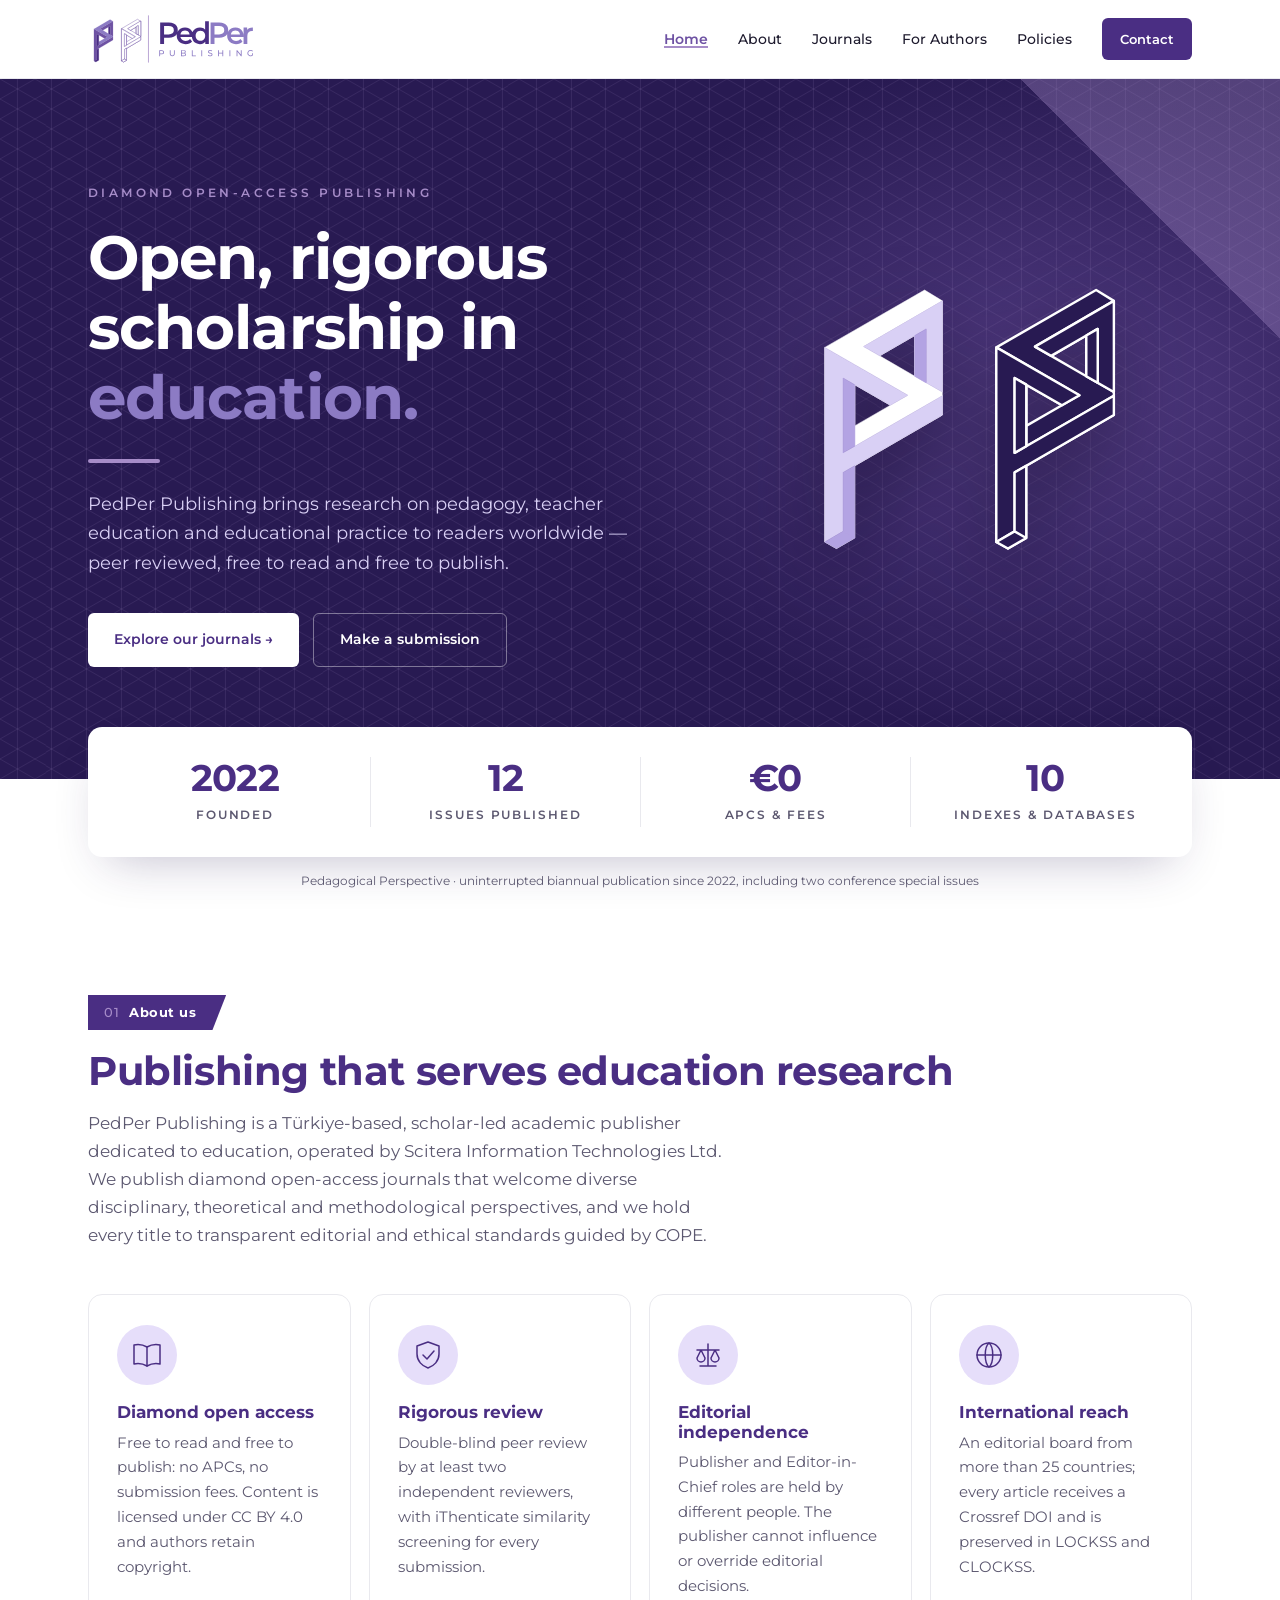
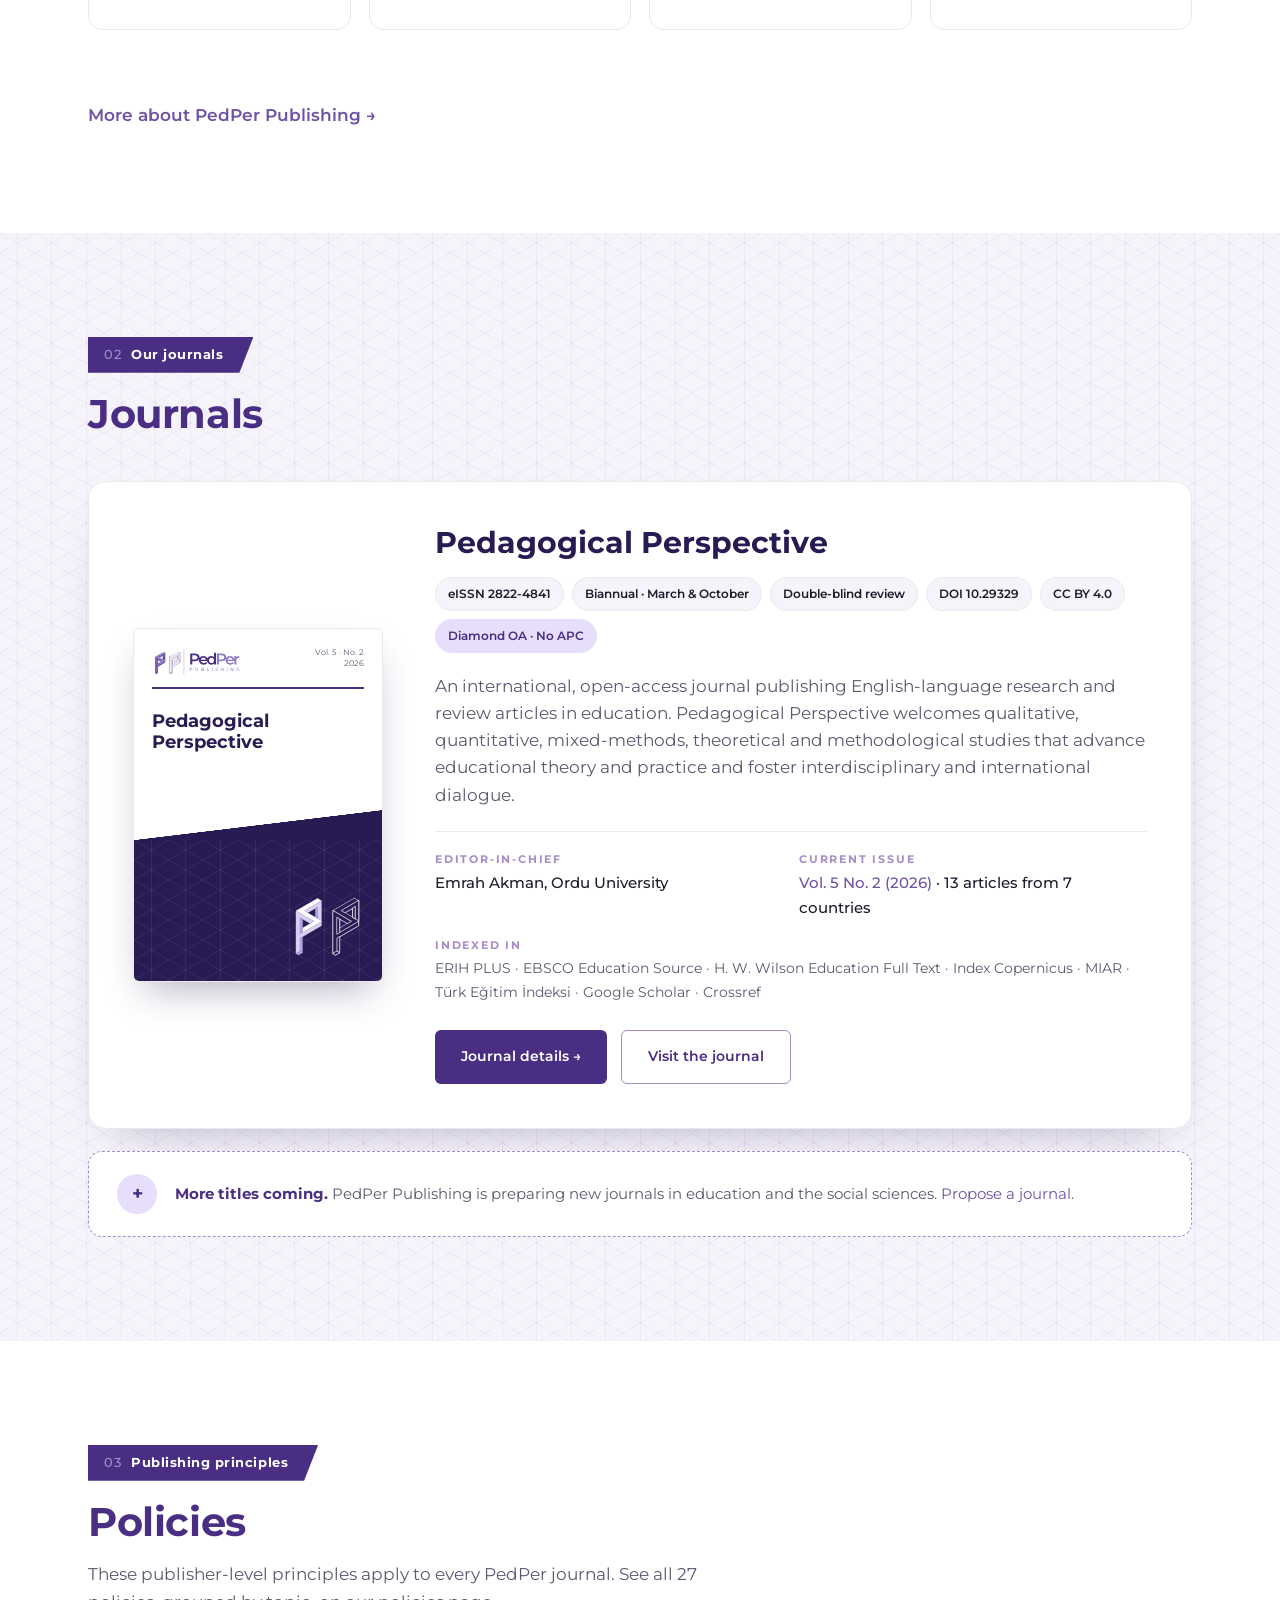
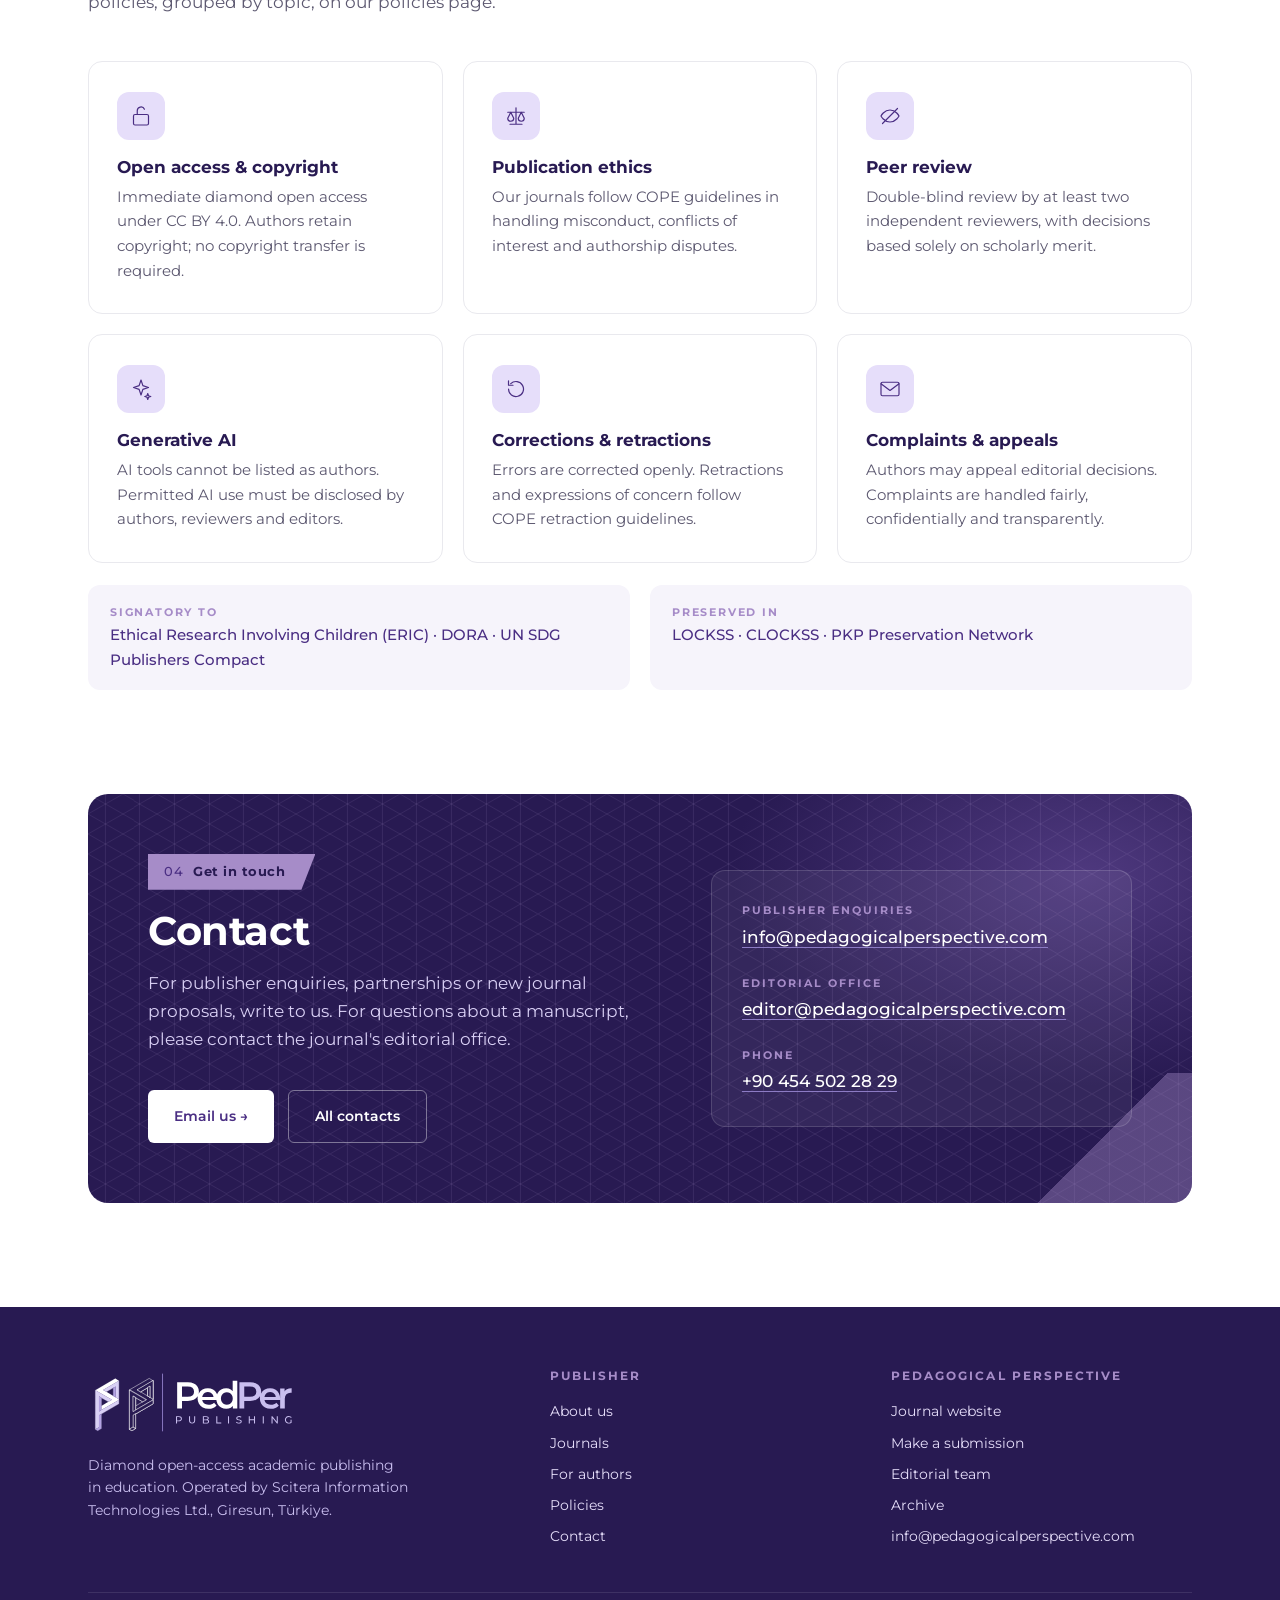
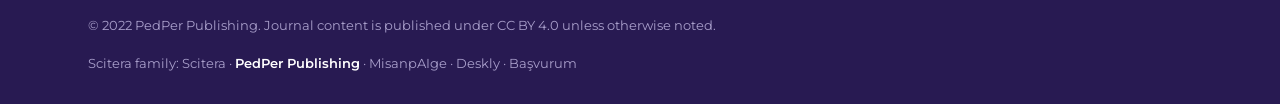
<file: docs/index.html>
<!DOCTYPE html>
<html lang="en">
<head>
<meta charset="utf-8">
<meta name="viewport" content="width=device-width, initial-scale=1">
<title>PedPer Publishing — Diamond open-access publishing in education</title>
<meta name="description" content="PedPer Publishing is a diamond open-access academic publisher in education. Publisher of Pedagogical Perspective (eISSN 2822-4841).">
<link rel="canonical" href="https://pedper.com/">
<meta property="og:type" content="website">
<meta property="og:site_name" content="PedPer Publishing">
<meta property="og:title" content="PedPer Publishing — Diamond open-access publishing in education">
<meta property="og:description" content="PedPer Publishing is a diamond open-access academic publisher in education. Publisher of Pedagogical Perspective (eISSN 2822-4841).">
<meta property="og:url" content="https://pedper.com/">
<meta name="theme-color" content="#281A52">
<link rel="icon" type="image/svg+xml" href="[data-uri]">
<link rel="preconnect" href="https://fonts.googleapis.com">
<link rel="preconnect" href="https://fonts.gstatic.com" crossorigin>
<link href="https://fonts.googleapis.com/css2?family=Montserrat:wght@400;500;600;700&display=swap" rel="stylesheet">
<style>
/* PedPer brand kit tokens */
:root{
  --night:#281A52; --dark:#4A2E83; --brand:#6E52A3; --logo:#8C7BC4; --lav:#A68CC8; --lav-l:#E6DEFA; --gray:#E9E9EE;
  --ink:#1E1B2E; --muted:#5C5870; --soft:#F6F4FB; --white:#FFFFFF;
  --font:"Montserrat",Arial,sans-serif;
  --wrap:1160px;
  --iso:url("data:image/svg+xml,%3Csvg xmlns='http://www.w3.org/2000/svg' width='34.64' height='60' viewBox='0 0 34.64 60'%3E%3Cpath d='M0 0 L34.64 20 M0 20 L34.64 40 M0 40 L34.64 60 M34.64 0 L0 20 M34.64 20 L0 40 M34.64 40 L0 60 M17.32 0 V60' stroke='%23A68CC8' stroke-opacity='.16' stroke-width='.8' fill='none'/%3E%3C/svg%3E");
}
*{box-sizing:border-box;margin:0;padding:0}
html{scroll-behavior:smooth}
body{font-family:var(--font);color:var(--ink);background:var(--white);line-height:1.65;font-size:16.5px;-webkit-font-smoothing:antialiased}
a{color:var(--brand);text-decoration:none}
:focus-visible{outline:2px solid var(--logo);outline-offset:3px;border-radius:4px}
.wrap{max-width:var(--wrap);margin:0 auto;padding:0 28px}
img.logo{display:block;height:auto}
h1,h2,h3{line-height:1.15;color:var(--dark)}
h2{font-size:clamp(1.8rem,3.2vw,2.5rem);font-weight:700;letter-spacing:-.01em}
h3{font-size:1.05rem;font-weight:700}
.lead{font-size:1.06rem;color:var(--muted);max-width:640px;margin-top:16px}
/* parallelogram section label (from brand kit) */
.label{display:inline-flex;align-items:center;gap:10px;background:var(--dark);color:#fff;font-weight:700;font-size:.82rem;letter-spacing:.04em;padding:7px 30px 7px 16px;clip-path:polygon(0 0,100% 0,calc(100% - 14px) 100%,0 100%)}
.label i{font-style:normal;font-weight:500;color:var(--lav)}
.sec-head h2{margin-top:18px}
.btn{display:inline-flex;align-items:center;gap:10px;font-family:inherit;font-weight:600;font-size:.9rem;padding:14px 26px;border-radius:6px;transition:background .2s,transform .2s,border-color .2s}
.btn:hover{transform:translateY(-1px)}
.btn-primary{background:var(--dark);color:#fff}
.btn-primary:hover{background:var(--brand)}
.btn-white{background:#fff;color:var(--dark)}
.btn-white:hover{background:var(--lav-l)}
.btn-ghost{border:1.5px solid rgb(255 255 255 / .4);color:#fff}
.btn-ghost:hover{border-color:#fff;background:rgb(255 255 255 / .06)}
section{padding:104px 0}

/* header */
header{position:sticky;top:0;z-index:30;background:rgb(255 255 255 / .95);backdrop-filter:blur(10px);border-bottom:1px solid var(--gray)}
.nav{display:flex;align-items:center;justify-content:space-between;height:78px}
.nav .home img{width:170px}
nav ul{display:flex;align-items:center;gap:30px;list-style:none}
nav a{font-size:.9rem;font-weight:500;color:var(--ink)}
nav a:hover{color:var(--brand)}
nav .btn{padding:10px 18px;font-size:.84rem;color:#fff}
.menu-btn{display:none;background:none;border:0;font-size:1.5rem;color:var(--dark);cursor:pointer}

/* hero */
.hero{position:relative;overflow:hidden;background:var(--night);background-image:var(--iso),radial-gradient(700px 480px at 82% 45%,rgb(110 82 163 / .6),transparent 70%);color:#fff;padding:104px 0 112px}
.hero::after{content:"";position:absolute;right:0;top:0;width:260px;height:260px;background:linear-gradient(225deg,rgb(166 140 200 / .35) 0 50%,transparent 50%)}
.hero-grid{position:relative;z-index:1;display:grid;grid-template-columns:1.15fr .85fr;gap:48px;align-items:center}
.kicker{font-size:.76rem;font-weight:600;letter-spacing:.28em;text-transform:uppercase;color:var(--lav)}
.hero h1{color:#fff;font-weight:700;font-size:clamp(2.4rem,5vw,3.8rem);letter-spacing:-.015em;margin-top:20px}
.hero h1 span{color:var(--logo)}
.hero .bar{width:72px;height:4px;background:var(--lav);border-radius:2px;margin:26px 0}
.hero p{font-size:1.12rem;color:#D9D0F5;max-width:560px}
.btns{display:flex;gap:14px;flex-wrap:wrap;margin-top:36px}
.hero-mark{justify-self:center;width:min(360px,100%)}
.hero-mark img{width:100%;filter:drop-shadow(0 30px 40px rgb(10 5 30 / .45))}

/* stats */
.stats-band{position:relative;z-index:2;margin-top:-52px}
.stats{background:#fff;border-radius:14px;box-shadow:0 20px 50px -20px rgb(40 26 82 / .3);display:grid;grid-template-columns:repeat(4,1fr);padding:30px 12px}
.stat{text-align:center;padding:0 10px}
.stat+.stat{border-left:1px solid var(--gray)}
.stat b{display:block;font-size:2.3rem;font-weight:700;color:var(--dark);letter-spacing:-.02em;line-height:1.15}
.stat span{font-size:.74rem;font-weight:600;letter-spacing:.16em;text-transform:uppercase;color:var(--muted)}
.stats-note{text-align:center;font-size:.76rem;color:var(--muted);margin-top:14px}

/* about */
.about{display:grid;grid-template-columns:1fr;gap:44px}
.traits{display:grid;grid-template-columns:repeat(3,1fr);gap:18px}
.trait{text-align:left;padding:30px 28px;border:1px solid var(--gray);border-radius:14px;transition:border-color .2s,transform .2s}
.trait:hover{border-color:var(--lav);transform:translateY(-3px)}
.trait .ic{width:60px;height:60px;border-radius:50%;background:var(--lav-l);display:grid;place-items:center;margin:0 0 18px}
.trait svg{width:32px;height:32px;fill:none;stroke:var(--dark);stroke-width:1.5;stroke-linecap:round;stroke-linejoin:round}
.trait p{font-size:.94rem;color:var(--muted);margin-top:8px}

/* journals */
#journals{background:var(--soft);background-image:var(--iso)}
.journal{display:grid;grid-template-columns:250px 1fr;gap:52px;background:#fff;border:1px solid var(--gray);border-radius:18px;padding:44px;margin-top:44px;align-items:center;box-shadow:0 24px 50px -32px rgb(40 26 82 / .4)}
.jcover{aspect-ratio:210/297;border-radius:6px;background:#fff;box-shadow:0 18px 36px -12px rgb(40 26 82 / .35);position:relative;overflow:hidden;padding:18px;border:1px solid var(--gray)}
.jcover .hd{display:flex;justify-content:space-between;align-items:flex-start;border-bottom:2px solid var(--dark);padding-bottom:10px}
.jcover .hd img{width:90px}
.jcover .hd small{font-size:.5rem;color:var(--muted);text-align:right;line-height:1.4}
.jcover h4{font-size:1.15rem;font-weight:700;color:var(--night);line-height:1.12;margin-top:22px}
.jcover .art{position:absolute;left:0;right:0;bottom:0;height:40%;background:var(--night);background-image:var(--iso)}
.jcover .art::before{content:"";position:absolute;left:0;top:-30px;width:100%;height:30px;background:linear-gradient(to bottom right,transparent 50%,var(--night) 50.5%)}
.jcover .art img{position:absolute;right:16px;bottom:18px;width:78px}
.journal h3{font-size:1.9rem;color:var(--night)}
.meta{display:flex;flex-wrap:wrap;gap:8px;margin:16px 0 20px}
.tag{font-size:.76rem;font-weight:600;background:var(--soft);border:1px solid var(--gray);color:var(--ink);padding:6px 12px;border-radius:99px}
.tag.on{background:var(--lav-l);border-color:transparent;color:var(--dark)}
.journal p{color:var(--muted)}
.soon{margin-top:22px;display:flex;align-items:center;gap:18px;border:1.5px dashed var(--lav);border-radius:14px;padding:22px 28px;color:var(--muted);font-size:.95rem;background:#fff}
.soon .plus{flex:none;width:40px;height:40px;border-radius:50%;background:var(--lav-l);color:var(--dark);display:grid;place-items:center;font-weight:700;font-size:1.2rem}
.soon strong{color:var(--dark)}

/* policies */
.pol-grid{display:grid;grid-template-columns:repeat(3,1fr);gap:20px;margin-top:44px}
.pol{border:1px solid var(--gray);border-radius:14px;padding:30px 28px;position:relative;overflow:hidden;transition:border-color .2s,transform .2s}
.pol::after{content:"";position:absolute;left:0;bottom:0;height:3px;width:0;background:linear-gradient(90deg,var(--dark),var(--lav));transition:width .3s}
.pol:hover{border-color:var(--lav-l);transform:translateY(-2px)}
.pol:hover::after{width:100%}
.pol .ic{width:48px;height:48px;border-radius:12px;background:var(--lav-l);display:grid;place-items:center}
.pol svg{width:24px;height:24px;fill:none;stroke:var(--dark);stroke-width:1.6;stroke-linecap:round;stroke-linejoin:round}
.pol h3{margin-top:18px;color:var(--night)}
.pol p{color:var(--muted);font-size:.93rem;margin-top:8px}

/* contact */
.contact{position:relative;overflow:hidden;background:var(--night);background-image:var(--iso),radial-gradient(500px 300px at 90% 20%,rgb(110 82 163 / .55),transparent 70%);border-radius:20px;padding:60px;color:#fff;display:grid;grid-template-columns:1.1fr .9fr;gap:48px;align-items:center}
.contact::after{content:"";position:absolute;right:0;bottom:0;width:180px;height:130px;background:linear-gradient(135deg,transparent 50%,rgb(166 140 200 / .4) 50%)}
.contact>*{position:relative;z-index:1}
.contact h2{color:#fff;margin-top:18px}
.contact .lead{color:#D9D0F5}
.contact .label{background:var(--lav);color:var(--night)}
.contact .label i{color:var(--dark)}
.c-card{background:rgb(255 255 255 / .06);border:1px solid rgb(255 255 255 / .14);border-radius:14px;padding:30px}
.c-card dt{font-size:.7rem;font-weight:700;text-transform:uppercase;letter-spacing:.18em;color:var(--lav);margin-top:22px}
.c-card dt:first-child{margin-top:0}
.c-card dd{font-size:1.05rem;font-weight:500;margin-top:4px;word-break:break-word}
.c-card a{color:#fff;border-bottom:1px solid var(--logo)}
.c-card a:hover{color:var(--lav-l)}

/* footer */
footer{background:var(--night);color:#C9BEEF;font-size:.88rem;margin-top:104px}
.foot-main{display:grid;grid-template-columns:1.4fr 1fr 1fr;gap:40px;padding:60px 0 44px}
.foot-main .home img{width:210px}
.foot-main p{margin-top:16px;max-width:320px;line-height:1.6}
footer h4{font-size:.72rem;font-weight:700;letter-spacing:.18em;text-transform:uppercase;color:var(--lav);margin-bottom:14px}
footer ul{list-style:none;display:grid;gap:8px}
footer a{color:#E6DEFA}
footer a:hover{color:#fff}
.foot-bottom{border-top:1px solid rgb(255 255 255 / .1);padding:22px 0 30px;display:flex;justify-content:space-between;gap:16px;flex-wrap:wrap;font-size:.8rem;color:#A99FCB}
.family a{color:#A99FCB}
.family a:hover{color:#fff}
.family .cur{color:#fff;font-weight:600}

@media (max-width:960px){
  nav ul{display:none;position:absolute;top:78px;left:0;right:0;background:#fff;flex-direction:column;align-items:stretch;gap:0;padding:8px 0 16px;border-bottom:1px solid var(--gray);box-shadow:0 14px 30px rgb(40 26 82 / .08)}
  nav ul.open{display:flex}
  nav li a{display:block;padding:14px 28px}
  nav li .btn{margin:8px 28px 0;justify-content:center}
  .menu-btn{display:block}
  .hero{padding:72px 0 100px}
  .hero-grid,.about,.contact,.journal,.foot-main{grid-template-columns:1fr}
  .hero-mark{width:130px;justify-self:start;order:-1;margin-bottom:-8px}
  .stats{grid-template-columns:repeat(2,1fr);row-gap:20px}
  .stat:nth-child(3){border-left:0}
  .traits{grid-template-columns:1fr}
  .about{gap:36px}
  .pol-grid{grid-template-columns:1fr}
  .journal{padding:28px;gap:30px}
  .jcover{max-width:220px}
  .contact{padding:40px 26px}
  section{padding:80px 0}
}

.traits{grid-template-columns:repeat(4,1fr)!important}
.btn-outline{border:1.5px solid var(--lav);color:var(--dark)}
.btn-outline:hover{border-color:var(--dark)}
.facts{display:grid;grid-template-columns:1fr 1fr;gap:16px;margin-top:22px;padding-top:18px;border-top:1px solid var(--gray)}
.facts dt{font-size:.7rem;font-weight:700;letter-spacing:.16em;text-transform:uppercase;color:var(--lav)}
.facts dd{font-size:.95rem;font-weight:500;margin-top:2px}
.indexed{margin-top:16px;font-size:.86rem;color:var(--muted);line-height:1.7}
.indexed span,.commit span{display:block;font-size:.7rem;font-weight:700;letter-spacing:.16em;text-transform:uppercase;color:var(--lav);margin-bottom:2px}
a.pol{color:inherit;display:block}
.commit{display:grid;grid-template-columns:1fr 1fr;gap:20px;margin-top:22px}
.commit div{background:var(--soft);border-radius:12px;padding:18px 22px;font-size:.92rem;font-weight:500;color:var(--dark)}
.c-card dd.addr{font-size:.92rem;line-height:1.5}
@media (max-width:960px){.traits{grid-template-columns:1fr!important}.facts,.commit{grid-template-columns:1fr}}
@media (min-width:961px) and (max-width:1180px){.traits{grid-template-columns:repeat(2,1fr)!important}}
@media (prefers-reduced-motion:reduce){*{transition:none!important;scroll-behavior:auto!important}}

/* ---------- shared additions ---------- */
.traits{grid-template-columns:repeat(4,1fr)}
.btn-outline{border:1.5px solid var(--lav);color:var(--dark)}
.btn-outline:hover{border-color:var(--dark)}
nav a.active{color:var(--brand);font-weight:600}
nav a.active:not(.btn){box-shadow:inset 0 -2px 0 var(--lav)}
nav a.btn.active{color:#fff;background:var(--dark);box-shadow:0 0 0 3px var(--lav-l)}
.facts{display:grid;grid-template-columns:1fr 1fr;gap:16px;margin-top:22px;padding-top:18px;border-top:1px solid var(--gray)}
.facts dt,.indexed span,.commit span,.eyebrow{display:block;font-size:.7rem;font-weight:700;letter-spacing:.16em;text-transform:uppercase;color:var(--lav)}
.facts dd{font-size:.95rem;font-weight:500;margin-top:2px}
.indexed{margin-top:16px;font-size:.86rem;color:var(--muted);line-height:1.7}
a.pol{color:inherit;display:block}
.commit{display:grid;grid-template-columns:1fr 1fr;gap:20px;margin-top:22px}
.commit div{background:var(--soft);border-radius:12px;padding:18px 22px;font-size:.92rem;font-weight:500;color:var(--dark)}
.c-card dd.addr{font-size:.92rem;line-height:1.5}
.more{margin-top:28px}
.link{font-weight:600;display:inline-flex;gap:8px;align-items:center}
.link:hover{color:var(--dark)}

/* ---------- sub pages ---------- */
.page-hero{position:relative;overflow:hidden;background:var(--night);background-image:var(--iso),radial-gradient(600px 360px at 85% 30%,rgb(110 82 163 / .55),transparent 70%);color:#fff;padding:64px 0 70px}
.page-hero::after{content:"";position:absolute;right:0;top:0;width:200px;height:200px;background:linear-gradient(225deg,rgb(166 140 200 / .35) 0 50%,transparent 50%)}
.page-hero .wrap{position:relative;z-index:1}
.crumbs{font-size:.8rem;color:var(--lav)}
.crumbs a{color:#D9D0F5}
.crumbs a:hover{color:#fff}
.page-hero h1{color:#fff;font-size:clamp(2rem,4.2vw,3rem);font-weight:700;margin-top:14px;letter-spacing:-.01em}
.page-hero p{color:#D9D0F5;font-size:1.1rem;max-width:720px;margin-top:16px}
.page-hero .bar{width:64px;height:4px;background:var(--lav);border-radius:2px;margin-top:24px}
.sub-sec{padding:80px 0}
.sub-sec.alt{background:var(--soft);background-image:var(--iso)}
.sub-sec h2{margin-top:16px}
.two{display:grid;grid-template-columns:1fr 1fr;gap:56px;align-items:start}
.prose p{color:var(--muted);margin-top:14px}
.prose p:first-child{margin-top:0}
.prose strong{color:var(--ink)}
.cards{display:grid;grid-template-columns:repeat(3,1fr);gap:20px;margin-top:36px}
.cards.c2{grid-template-columns:repeat(2,1fr)}
.cards.c4{grid-template-columns:repeat(4,1fr)}
.card{background:#fff;border:1px solid var(--gray);border-radius:14px;padding:26px 24px}
.card h3{color:var(--night)}
.card p{color:var(--muted);font-size:.93rem;margin-top:8px}
.card .ic{width:46px;height:46px;border-radius:12px;background:var(--lav-l);display:grid;place-items:center;margin-bottom:16px}
.card svg{width:24px;height:24px;fill:none;stroke:var(--dark);stroke-width:1.6;stroke-linecap:round;stroke-linejoin:round}
.checks{list-style:none;margin-top:18px;display:grid;gap:12px}
.checks li{position:relative;padding-left:32px;color:var(--muted)}
.checks li::before{content:"";position:absolute;left:0;top:3px;width:20px;height:20px;border-radius:50%;background:var(--lav-l) url("data:image/svg+xml,%3Csvg xmlns='http://www.w3.org/2000/svg' viewBox='0 0 20 20'%3E%3Cpath d='M6 10.5l2.5 2.5L14 7.5' fill='none' stroke='%234A2E83' stroke-width='1.8' stroke-linecap='round' stroke-linejoin='round'/%3E%3C/svg%3E") center/100% no-repeat}
.checks li strong{color:var(--ink)}
.checks.no li::before{background:#FBECEC url("data:image/svg+xml,%3Csvg xmlns='http://www.w3.org/2000/svg' viewBox='0 0 20 20'%3E%3Cpath d='M7 7l6 6M13 7l-6 6' fill='none' stroke='%23B03A3A' stroke-width='1.8' stroke-linecap='round'/%3E%3C/svg%3E") center/100% no-repeat}
table.spec{width:100%;border-collapse:collapse;margin-top:28px;background:#fff;border:1px solid var(--gray);border-radius:14px;overflow:hidden;font-size:.95rem}
table.spec th,table.spec td{text-align:left;padding:14px 20px;border-bottom:1px solid var(--gray);vertical-align:top}
table.spec tr:last-child th,table.spec tr:last-child td{border-bottom:0}
table.spec th{width:34%;font-weight:600;color:var(--dark);background:var(--soft)}
table.spec thead th{background:var(--dark);color:#fff;font-size:.75rem;letter-spacing:.14em;text-transform:uppercase;width:auto}
table.spec td{color:var(--ink)}
.timeline{list-style:none;margin-top:36px;position:relative;padding-left:28px}
.timeline::before{content:"";position:absolute;left:7px;top:6px;bottom:6px;width:2px;background:linear-gradient(var(--dark),var(--lav))}
.timeline li{position:relative;padding:0 0 26px}
.timeline li::before{content:"";position:absolute;left:-28px;top:4px;width:16px;height:16px;border-radius:50%;background:#fff;border:3px solid var(--dark)}
.timeline li.now::before{background:var(--dark);box-shadow:0 0 0 5px var(--lav-l)}
.timeline b{display:block;color:var(--night);font-size:1.05rem}
.timeline span{color:var(--muted);font-size:.93rem}
.steps{list-style:none;counter-reset:s;display:grid;grid-template-columns:repeat(4,1fr);gap:18px;margin-top:36px}
.steps li{counter-increment:s;background:#fff;border:1px solid var(--gray);border-radius:14px;padding:24px 22px;position:relative}
.steps li::before{content:counter(s);display:grid;place-items:center;width:34px;height:34px;border-radius:50%;background:var(--dark);color:#fff;font-weight:700;font-size:.9rem;margin-bottom:14px}
.steps b{display:block;color:var(--night)}
.steps em{display:inline-block;font-style:normal;font-size:.72rem;font-weight:700;letter-spacing:.06em;color:var(--dark);background:var(--lav-l);border-radius:99px;padding:3px 10px;margin-top:8px}
.steps p{color:var(--muted);font-size:.9rem;margin-top:8px}
.chips{display:flex;flex-wrap:wrap;gap:8px;margin-top:20px}
.chips span{font-size:.82rem;font-weight:500;background:#fff;border:1px solid var(--gray);border-radius:99px;padding:7px 14px;color:var(--ink)}
.chips.lav span{background:var(--lav-l);border-color:transparent;color:var(--dark)}
.kpis{display:grid;grid-template-columns:repeat(4,1fr);gap:18px;margin-top:36px}
.kpi{background:#fff;border:1px solid var(--gray);border-radius:14px;padding:24px;text-align:center}
.kpi b{display:block;font-size:2rem;font-weight:700;color:var(--dark);line-height:1.1}
.kpi span{font-size:.78rem;font-weight:600;color:var(--muted);letter-spacing:.06em}
.issues{list-style:none;margin-top:28px;display:grid;grid-template-columns:repeat(2,1fr);gap:12px}
.issues a{display:flex;justify-content:space-between;gap:16px;align-items:center;background:#fff;border:1px solid var(--gray);border-radius:12px;padding:16px 20px;color:var(--ink);transition:border-color .2s}
.issues a:hover{border-color:var(--lav)}
.issues b{color:var(--night);font-weight:600}
.issues small{display:block;color:var(--muted);font-size:.84rem}
.issues .tag{white-space:nowrap}
.pgroup{margin-top:56px}
.pgroup:first-of-type{margin-top:8px}
.pgroup-head{display:flex;align-items:baseline;justify-content:space-between;gap:16px;border-bottom:2px solid var(--dark);padding-bottom:12px}
.pgroup-head h2{font-size:1.5rem;margin:0}
.pgroup-head span{font-size:.84rem;color:var(--muted)}
.plist{display:grid;grid-template-columns:repeat(2,1fr);gap:0 40px}
.plist a{display:block;padding:20px 0;border-bottom:1px solid var(--gray);color:inherit}
.plist a:hover h3{color:var(--brand)}
.plist h3{color:var(--night);display:flex;justify-content:space-between;gap:12px}
.plist h3::after{content:"↗";color:var(--lav);font-weight:500}
.plist p{color:var(--muted);font-size:.92rem;margin-top:6px}
.toc{position:sticky;top:100px;background:#fff;border:1px solid var(--gray);border-radius:14px;padding:22px}
.toc a{display:block;padding:7px 0;color:var(--ink);font-size:.92rem;font-weight:500;border-bottom:1px dashed var(--gray)}
.toc a:last-child{border-bottom:0}
.toc a:hover{color:var(--brand)}
.with-toc{display:grid;grid-template-columns:240px 1fr;gap:48px;align-items:start}
.callout{display:flex;justify-content:space-between;align-items:center;gap:24px;flex-wrap:wrap;background:var(--night);background-image:var(--iso);color:#fff;border-radius:18px;padding:38px 44px;margin-top:8px}
.callout h3{color:#fff;font-size:1.4rem}
.callout p{color:#D9D0F5;margin-top:6px;max-width:620px}
.people{display:grid;grid-template-columns:repeat(3,1fr);gap:20px;margin-top:36px}
.person{background:#fff;border:1px solid var(--gray);border-radius:14px;padding:26px}
.person .role{font-size:.7rem;font-weight:700;letter-spacing:.16em;text-transform:uppercase;color:var(--lav)}
.person h3{margin-top:8px;color:var(--night);font-size:1.15rem}
.person p{color:var(--muted);font-size:.92rem;margin-top:6px;line-height:1.6}
.person a{font-weight:600;word-break:break-word}
@media (max-width:960px){
  .traits,.cards,.cards.c2,.cards.c4,.steps,.kpis,.issues,.plist,.people,.two,.with-toc,.facts,.commit{grid-template-columns:1fr}
  .toc{position:static}
  .page-hero{padding:48px 0 54px}
  .sub-sec{padding:60px 0}
  .callout{padding:30px 26px}
  table.spec th{width:40%}
  table.spec th,table.spec td{padding:12px 14px;word-break:break-word;overflow-wrap:anywhere}
  .chips span{white-space:normal}
}
@media (min-width:961px) and (max-width:1180px){.traits,.cards.c4,.steps,.kpis{grid-template-columns:repeat(2,1fr)}}

/* ---------- contact (Scitera-style) ---------- */
.c-head{background:var(--soft);border-bottom:1px solid var(--gray);padding:56px 0 52px}
.c-head .crumbs{color:var(--muted)}
.c-head .crumbs a{color:var(--brand)}
.c-head h1{font-size:clamp(2.2rem,4.4vw,3rem);font-weight:700;color:var(--night);margin-top:12px;letter-spacing:-.01em}
.c-head p{color:var(--muted);font-size:1.08rem;margin-top:12px;max-width:640px}
.c-main{padding:64px 0 88px}
.c-grid{display:grid;grid-template-columns:minmax(260px,.75fr) 1.6fr;gap:28px;align-items:start}
.c-info dl{display:grid;gap:20px}
.c-info dt{font-size:.76rem;font-weight:600;color:var(--muted)}
.c-info dd{font-weight:500;color:var(--ink);margin-top:3px;line-height:1.5;word-break:break-word}
.c-info dd a{color:var(--ink)}
.c-info dd a:hover{color:var(--brand)}
.map{position:relative;margin-top:28px;height:240px;border-radius:14px;background:var(--gray);background-image:var(--iso);overflow:hidden;border:1px solid var(--gray)}
.map iframe{position:absolute;inset:0;width:100%;height:100%;border:0}
.map-open{position:absolute;left:12px;top:12px;z-index:2;background:#fff;border-radius:8px;padding:6px 12px;font-size:.8rem;font-weight:600;color:var(--dark);box-shadow:0 2px 8px rgb(40 26 82 / .12)}
.map-open:hover{color:var(--brand)}
.map-consent{position:absolute;left:14px;right:14px;bottom:14px}
.btn-map{font:inherit;font-size:.82rem;font-weight:600;background:#fff;color:var(--ink);border:1px solid var(--line-strong,#83838a);border-radius:8px;padding:8px 14px;cursor:pointer}
.btn-map:hover{border-color:var(--dark);color:var(--dark)}
.map-consent small{display:block;margin-top:8px;font-size:.74rem;color:var(--muted)}
.c-form{background:#fff;border:1px solid var(--gray);border-radius:16px;padding:30px;box-shadow:0 10px 30px -18px rgb(40 26 82 / .25);display:grid;gap:18px}
.c-form .row2{display:grid;grid-template-columns:1fr 1fr;gap:16px}
.c-form label{display:grid;gap:7px;font-size:.88rem;font-weight:600;color:var(--ink)}
.c-form .lt b{color:#C0392B;margin-left:3px;font-weight:600}
.c-form input,.c-form select,.c-form textarea{font:inherit;font-weight:400;font-size:.93rem;color:var(--ink);background:var(--soft);border:1px solid #D9D3E6;border-radius:8px;padding:11px 13px;width:100%}
.c-form textarea{resize:vertical;min-height:150px}
.c-form input:focus,.c-form select:focus,.c-form textarea:focus{outline:2px solid var(--lav);outline-offset:0;border-color:var(--brand);background:#fff}
.c-count{text-align:right;font-size:.78rem;color:var(--muted);margin-top:-10px}
.c-err{color:#B03A3A;font-size:.86rem;font-weight:500}
.c-foot{display:flex;justify-content:space-between;align-items:center;gap:18px;flex-wrap:wrap;margin-top:6px}
.c-foot p{font-size:.86rem;color:var(--muted);max-width:420px}
.c-foot .btn svg{margin-right:2px}
@media (max-width:960px){.c-grid,.c-form .row2{grid-template-columns:1fr}.c-head{padding:40px 0 36px}.c-main{padding:40px 0 60px}.c-form{padding:22px}}
</style>
<script type="application/ld+json">
{"@context":"https://schema.org","@type":"Organization","name":"PedPer Publishing","url":"https://pedper.com/","logo":"https://pedper.com/assets/pedper-logo-yatay-renkli.svg","email":"info@pedagogicalperspective.com","telephone":"+90 454 502 28 29","address":{"@type":"PostalAddress","streetAddress":"Giresun Technology Development Zone, 2nd Organized Industrial Zone, 4th Street, Building No. 5, Office Z12","addressLocality":"Giresun","addressCountry":"TR"},"publishingPrinciples":"https://pedper.com/policies.html","parentOrganization":{"@type":"Organization","name":"Scitera Information Technologies Ltd.","url":"https://scitera.net/"}}
</script>
</head>
<body>
<header>
  <div class="wrap nav">
    <a href="index.html" class="home" aria-label="PedPer Publishing home"><img class="logo" src="[data-uri]" alt="PedPer Publishing" width="170" height="57"></a>
    <nav aria-label="Main">
      <button class="menu-btn" aria-label="Menu" aria-controls="menu" onclick="document.getElementById('menu').classList.toggle('open')">☰</button>
      <ul id="menu"><li><a href="index.html" class="active">Home</a></li><li><a href="about.html">About</a></li><li><a href="journals.html">Journals</a></li><li><a href="authors.html">For Authors</a></li><li><a href="policies.html">Policies</a></li><li><a href="contact.html" class="btn btn-primary">Contact</a></li></ul>
    </nav>
  </div>
</header>
<main>
<section class="hero">
  <div class="wrap hero-grid">
    <div>
      <div class="kicker">Diamond open-access publishing</div>
      <h1>Open, rigorous scholarship in <span>education.</span></h1>
      <div class="bar"></div>
      <p>PedPer Publishing brings research on pedagogy, teacher education and educational practice to readers worldwide — peer reviewed, free to read and free to publish.</p>
      <div class="btns">
        <a class="btn btn-white" href="journals.html">Explore our journals →</a>
        <a class="btn btn-ghost" href="https://pedagogicalperspective.com/index.php/pub/about/submissions" rel="noopener">Make a submission</a>
      </div>
    </div>
    <div class="hero-mark" aria-hidden="true"><img src="[data-uri]" alt=""></div>
  </div>
</section>

<div class="stats-band">
  <div class="wrap">
    <div class="stats">
      <div class="stat"><b>2022</b><span>Founded</span></div>
      <div class="stat"><b>12</b><span>Issues published</span></div>
      <div class="stat"><b>€0</b><span>APCs &amp; fees</span></div>
      <div class="stat"><b>10</b><span>Indexes &amp; databases</span></div>
    </div>
    <p class="stats-note">Pedagogical Perspective · uninterrupted biannual publication since 2022, including two conference special issues</p>
  </div>
</div>

<section id="about">
  <div class="wrap about">
    <div class="sec-head">
      <div class="label"><i>01</i>About us</div>
      <h2>Publishing that serves education research</h2>
      <p class="lead">PedPer Publishing is a Türkiye-based, scholar-led academic publisher dedicated to education, operated by Scitera Information Technologies Ltd. We publish diamond open-access journals that welcome diverse disciplinary, theoretical and methodological perspectives, and we hold every title to transparent editorial and ethical standards guided by COPE.</p>
    </div>
    <div class="traits">
      <div class="trait"><div class="ic"><svg viewBox="0 0 32 32"><path d="M16 8c-3.5-2-8-3-13-2v19c5-1 9.5 0 13 2 3.5-2 8-3 13-2V6c-5-1-9.5 0-13 2z"/><path d="M16 8v19"/></svg></div><h3>Diamond open access</h3><p>Free to read and free to publish: no APCs, no submission fees. Content is licensed under CC BY 4.0 and authors retain copyright.</p></div>
      <div class="trait"><div class="ic"><svg viewBox="0 0 32 32"><path d="M16 3l11 4v8c0 7-5 12-11 14C10 27 5 22 5 15V7z"/><path d="M11 16l4 4 7-8"/></svg></div><h3>Rigorous review</h3><p>Double-blind peer review by at least two independent reviewers, with iThenticate similarity screening for every submission.</p></div>
      <div class="trait"><div class="ic"><svg viewBox="0 0 32 32"><path d="M16 5v22M8 27h16M5 11h22M9 11l-4 8a4 4 0 0 0 8 0zM23 11l-4 8a4 4 0 0 0 8 0z"/></svg></div><h3>Editorial independence</h3><p>Publisher and Editor-in-Chief roles are held by different people. The publisher cannot influence or override editorial decisions.</p></div>
      <div class="trait"><div class="ic"><svg viewBox="0 0 32 32"><circle cx="16" cy="16" r="12"/><path d="M4 16h24M16 4c-5 4-5 20 0 24M16 4c5 4 5 20 0 24"/></svg></div><h3>International reach</h3><p>An editorial board from more than 25 countries; every article receives a Crossref DOI and is preserved in LOCKSS and CLOCKSS.</p></div>
    </div>
    <div class="more"><a class="link" href="about.html">More about PedPer Publishing →</a></div>
  </div>
</section>

<section id="journals">
  <div class="wrap">
    <div class="sec-head">
      <div class="label"><i>02</i>Our journals</div>
      <h2>Journals</h2>
    </div>
    <article class="journal">
      <div class="jcover" aria-hidden="true">
        <div class="hd"><img src="[data-uri]" alt=""><small>Vol. 5 · No. 2<br>2026</small></div>
        <h4>Pedagogical<br>Perspective</h4>
        <div class="art"><img src="[data-uri]" alt=""></div>
      </div>
      <div>
        <h3>Pedagogical Perspective</h3>
        <div class="meta">
          <span class="tag">eISSN 2822-4841</span>
          <span class="tag">Biannual · March &amp; October</span>
          <span class="tag">Double-blind review</span>
          <span class="tag">DOI 10.29329</span>
          <span class="tag">CC BY 4.0</span>
          <span class="tag on">Diamond OA · No APC</span>
        </div>
        <p>An international, open-access journal publishing English-language research and review articles in education. Pedagogical Perspective welcomes qualitative, quantitative, mixed-methods, theoretical and methodological studies that advance educational theory and practice and foster interdisciplinary and international dialogue.</p>
        <dl class="facts">
          <div><dt>Editor-in-Chief</dt><dd>Emrah Akman, Ordu University</dd></div>
          <div><dt>Current issue</dt><dd><a href="https://pedagogicalperspective.com/index.php/pub/issue/view/13" rel="noopener">Vol. 5 No. 2 (2026)</a> · 13 articles from 7 countries</dd></div>
        </dl>
        <div class="indexed"><span>Indexed in</span>ERIH PLUS · EBSCO Education Source · H. W. Wilson Education Full Text · Index Copernicus · MIAR · Türk Eğitim İndeksi · Google Scholar · Crossref</div>
        <div class="btns" style="margin-top:26px">
          <a class="btn btn-primary" href="journals.html">Journal details →</a>
          <a class="btn btn-outline" href="https://pedagogicalperspective.com" rel="noopener">Visit the journal</a>
        </div>
      </div>
    </article>
    <div class="soon"><div class="plus">+</div><div><strong>More titles coming.</strong> PedPer Publishing is preparing new journals in education and the social sciences. <a href="contact.html">Propose a journal</a>.</div></div>
  </div>
</section>

<section id="policies">
  <div class="wrap">
    <div class="sec-head">
      <div class="label"><i>03</i>Publishing principles</div>
      <h2>Policies</h2>
      <p class="lead">These publisher-level principles apply to every PedPer journal. See all 27 policies, grouped by topic, on our policies page.</p>
    </div>
    <div class="pol-grid">
      <a class="pol" href="policies.html#access"><div class="ic"><svg viewBox="0 0 32 32"><rect x="6" y="14" width="20" height="14" rx="2"/><path d="M11 14V9a5 5 0 0 1 9.6-2"/></svg></div><h3>Open access &amp; copyright</h3><p>Immediate diamond open access under CC BY 4.0. Authors retain copyright; no copyright transfer is required.</p></a>
      <a class="pol" href="policies.html#ethics"><div class="ic"><svg viewBox="0 0 32 32"><path d="M16 5v22M8 27h16M5 11h22M9 11l-4 8a4 4 0 0 0 8 0zM23 11l-4 8a4 4 0 0 0 8 0z"/></svg></div><h3>Publication ethics</h3><p>Our journals follow COPE guidelines in handling misconduct, conflicts of interest and authorship disputes.</p></a>
      <a class="pol" href="policies.html#review"><div class="ic"><svg viewBox="0 0 32 32"><path d="M4 16s4-8 12-8 12 8 12 8-4 8-12 8S4 16 4 16z"/><path d="M6 26L26 6"/></svg></div><h3>Peer review</h3><p>Double-blind review by at least two independent reviewers, with decisions based solely on scholarly merit.</p></a>
      <a class="pol" href="policies.html#ethics"><div class="ic"><svg viewBox="0 0 32 32"><path d="M16 4l2.5 7.5L26 14l-7.5 2.5L16 24l-2.5-7.5L6 14l7.5-2.5z"/><path d="M25 22l1 3 3 1-3 1-1 3-1-3-3-1 3-1z"/></svg></div><h3>Generative AI</h3><p>AI tools cannot be listed as authors. Permitted AI use must be disclosed by authors, reviewers and editors.</p></a>
      <a class="pol" href="policies.html#review"><div class="ic"><svg viewBox="0 0 32 32"><path d="M6 16a10 10 0 1 0 3-7.1M6 5v6h6"/></svg></div><h3>Corrections &amp; retractions</h3><p>Errors are corrected openly. Retractions and expressions of concern follow COPE retraction guidelines.</p></a>
      <a class="pol" href="policies.html#review"><div class="ic"><svg viewBox="0 0 32 32"><rect x="4" y="7" width="24" height="18" rx="2"/><path d="M4 9l12 9 12-9"/></svg></div><h3>Complaints &amp; appeals</h3><p>Authors may appeal editorial decisions. Complaints are handled fairly, confidentially and transparently.</p></a>
    </div>
    <div class="commit">
      <div><span>Signatory to</span>Ethical Research Involving Children (ERIC) · DORA · UN SDG Publishers Compact</div>
      <div><span>Preserved in</span>LOCKSS · CLOCKSS · PKP Preservation Network</div>
    </div>
  </div>
</section>

<section id="contact" style="padding:0">
  <div class="wrap">
    <div class="contact">
      <div>
        <div class="label"><i>04</i>Get in touch</div>
        <h2>Contact</h2>
        <p class="lead">For publisher enquiries, partnerships or new journal proposals, write to us. For questions about a manuscript, please contact the journal's editorial office.</p>
        <div class="btns"><a class="btn btn-white" href="mailto:info@pedagogicalperspective.com">Email us →</a><a class="btn btn-ghost" href="contact.html">All contacts</a></div>
      </div>
      <dl class="c-card">
        <dt>Publisher enquiries</dt><dd><a href="mailto:info@pedagogicalperspective.com">info@pedagogicalperspective.com</a></dd>
        <dt>Editorial office</dt><dd><a href="mailto:editor@pedagogicalperspective.com">editor@pedagogicalperspective.com</a></dd>
        <dt>Phone</dt><dd><a href="tel:+904545022829">+90 454 502 28 29</a></dd>
      </dl>
    </div>
  </div>
</section>
</main>

<footer>
  <div class="wrap">
    <div class="foot-main">
      <div>
        <a href="index.html" class="home" aria-label="PedPer Publishing home"><img class="logo" src="[data-uri]" alt="PedPer Publishing" width="210" height="70"></a>
        <p>Diamond open-access academic publishing in education. Operated by Scitera Information Technologies Ltd., Giresun, Türkiye.</p>
      </div>
      <div>
        <h4>Publisher</h4>
        <ul><li><a href="about.html">About us</a></li><li><a href="journals.html">Journals</a></li><li><a href="authors.html">For authors</a></li><li><a href="policies.html">Policies</a></li><li><a href="contact.html">Contact</a></li></ul>
      </div>
      <div>
        <h4>Pedagogical Perspective</h4>
        <ul><li><a href="https://pedagogicalperspective.com" rel="noopener">Journal website</a></li><li><a href="https://pedagogicalperspective.com/index.php/pub/about/submissions" rel="noopener">Make a submission</a></li><li><a href="https://pedagogicalperspective.com/index.php/pub/about/editorialTeam" rel="noopener">Editorial team</a></li><li><a href="https://pedagogicalperspective.com/index.php/pub/issue/archive" rel="noopener">Archive</a></li><li><a href="mailto:info@pedagogicalperspective.com">info@pedagogicalperspective.com</a></li></ul>
      </div>
    </div>
    <div class="foot-bottom">
      <span>© 2022 PedPer Publishing. Journal content is published under CC BY 4.0 unless otherwise noted.</span>
      <span class="family">Scitera family: <a href="https://scitera.net/" rel="noopener">Scitera</a> · <span class="cur">PedPer Publishing</span> · <a href="https://misanpaige.com" rel="noopener">MisanpAIge</a> · <a href="https://desk-ly.com" rel="noopener">Deskly</a> · <a href="https://basvurum.net" rel="noopener">Başvurum</a></span>
    </div>
  </div>
</footer>
<script>
document.querySelectorAll('#menu a').forEach(a=>a.addEventListener('click',()=>document.getElementById('menu').classList.remove('open')));
</script>
</body>
</html>
</file>
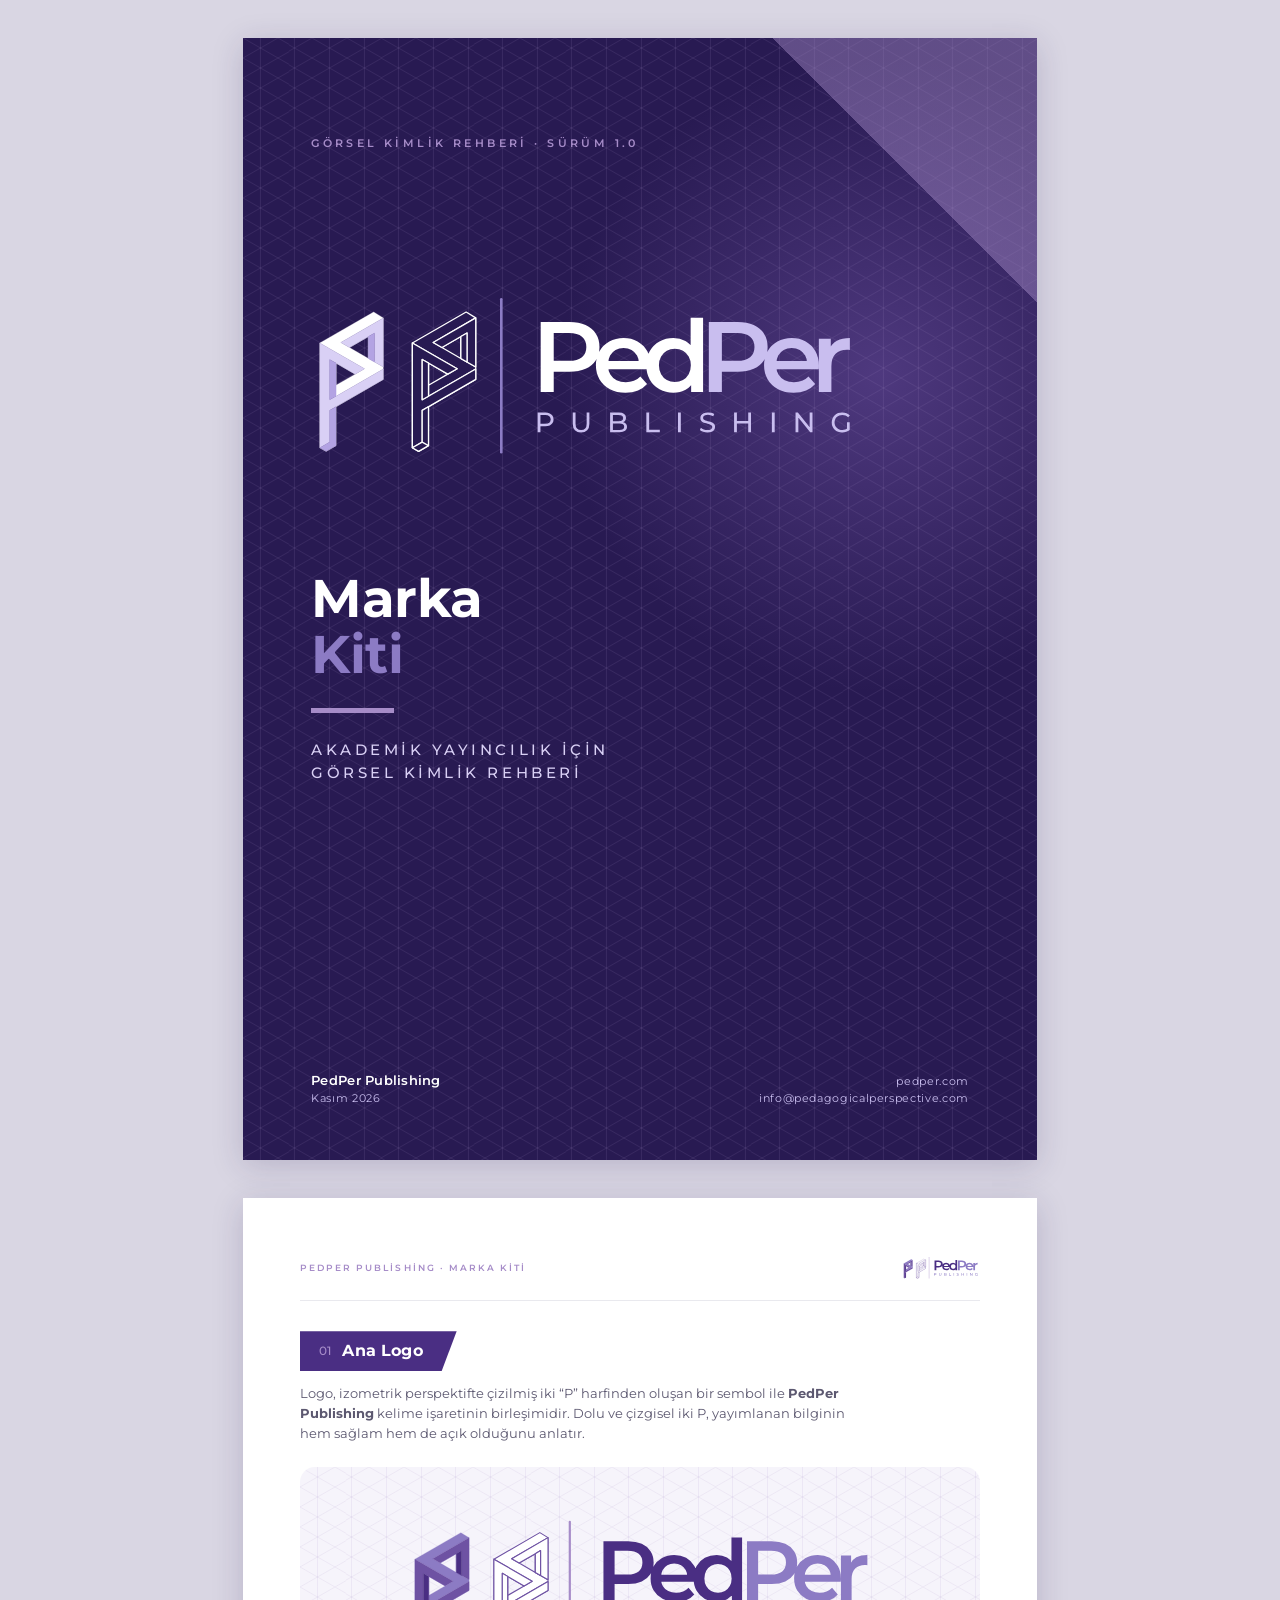
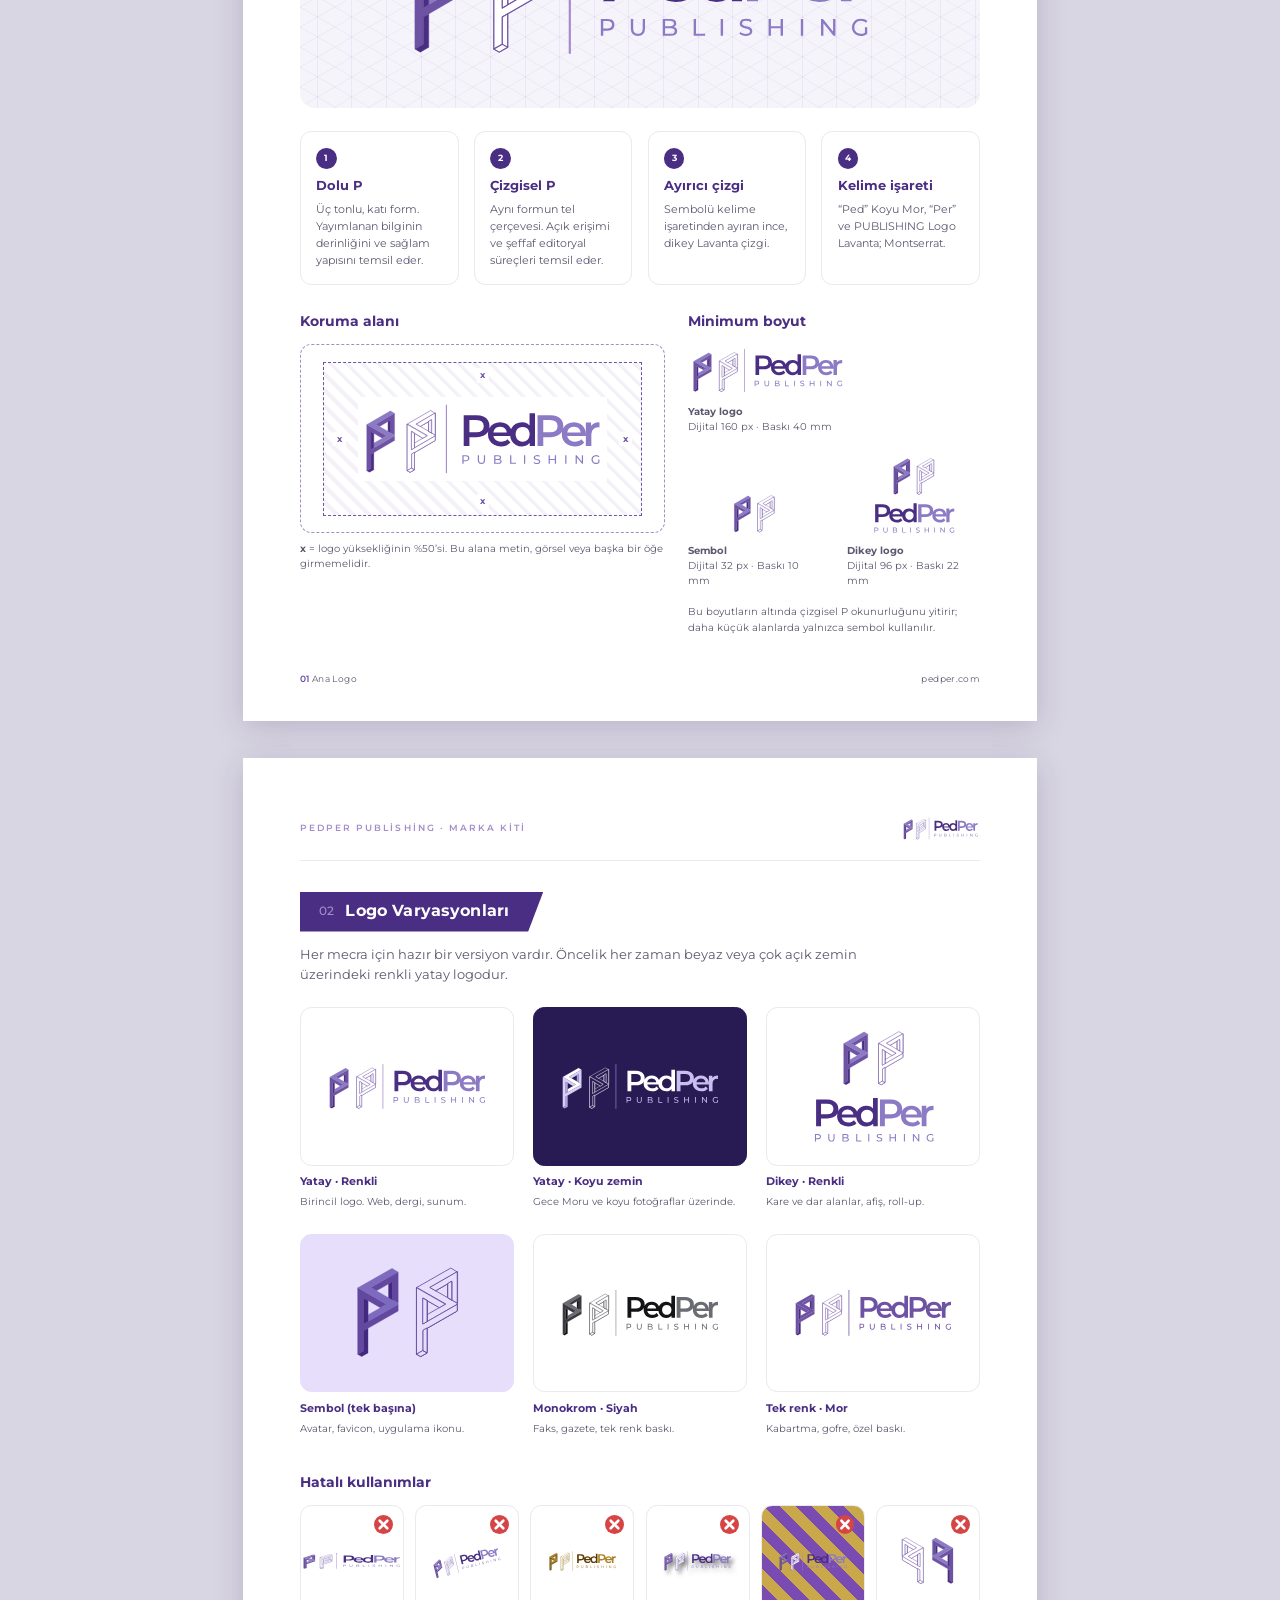
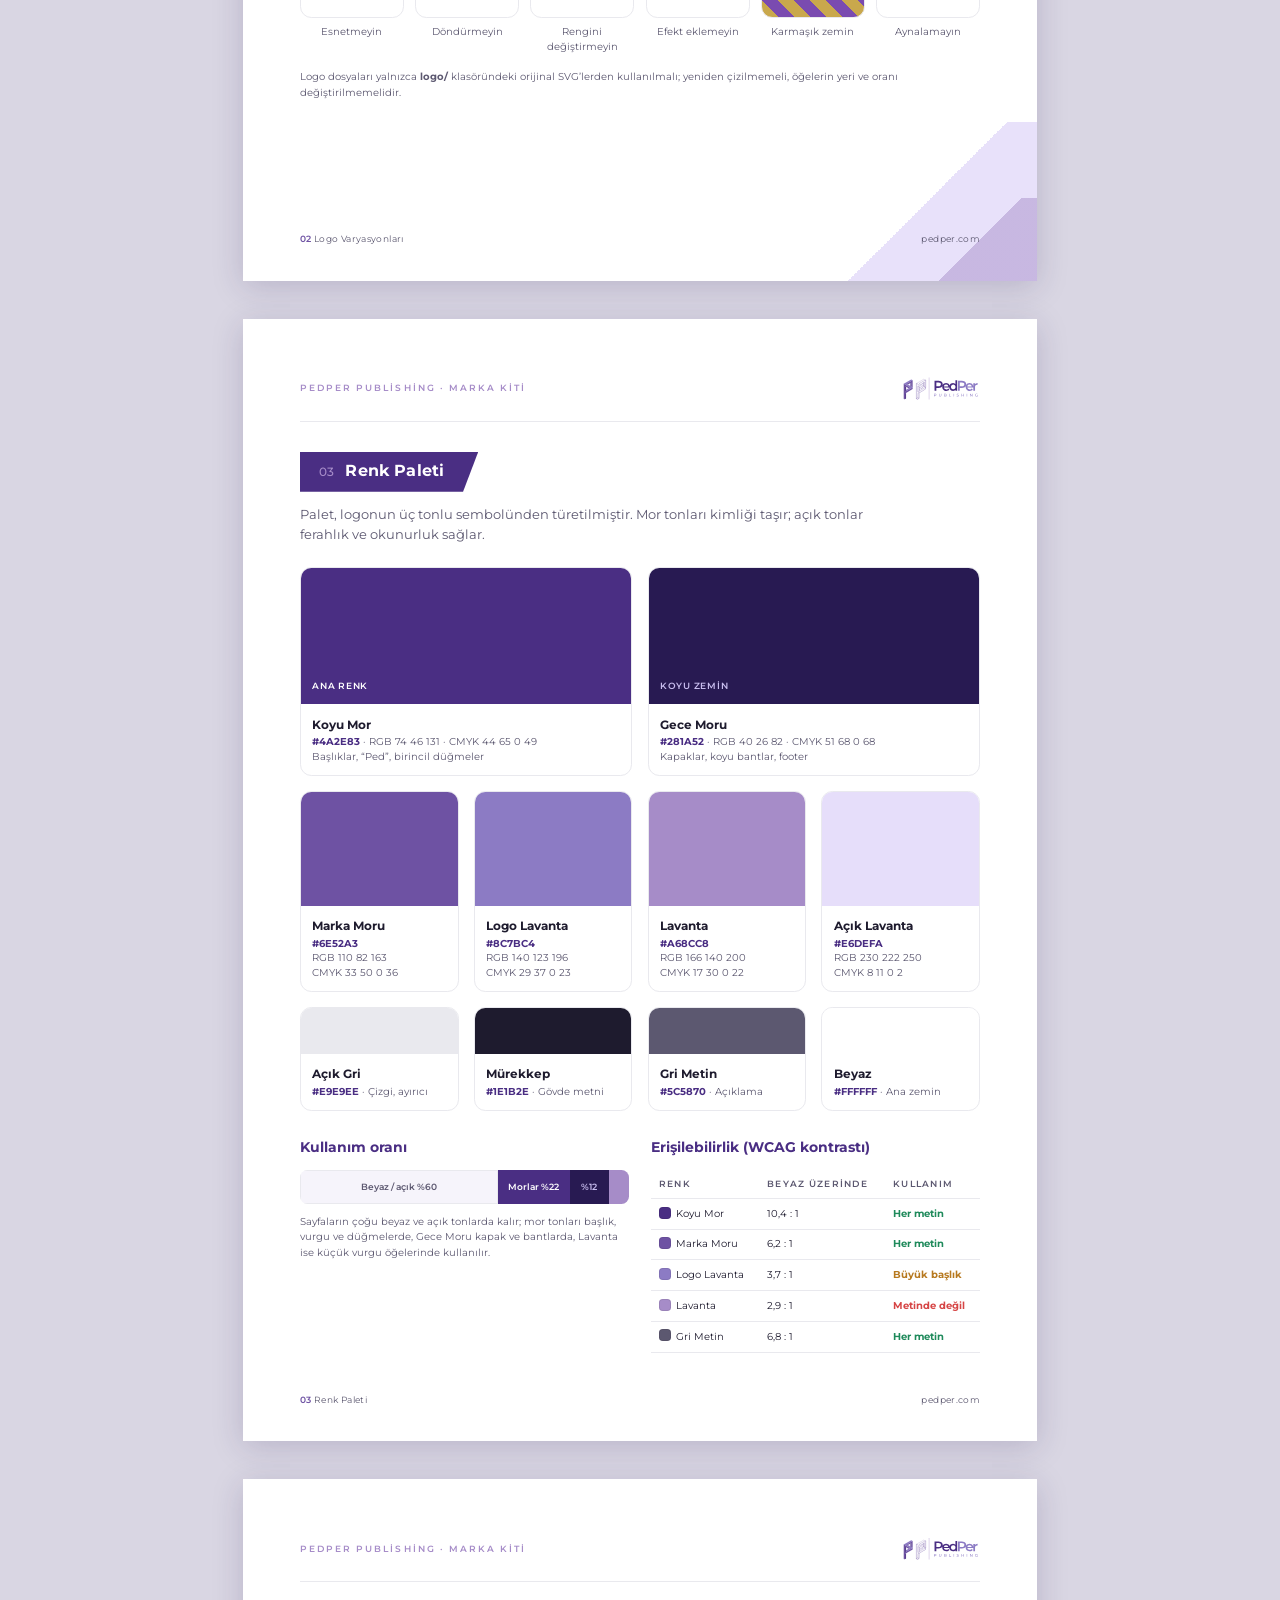
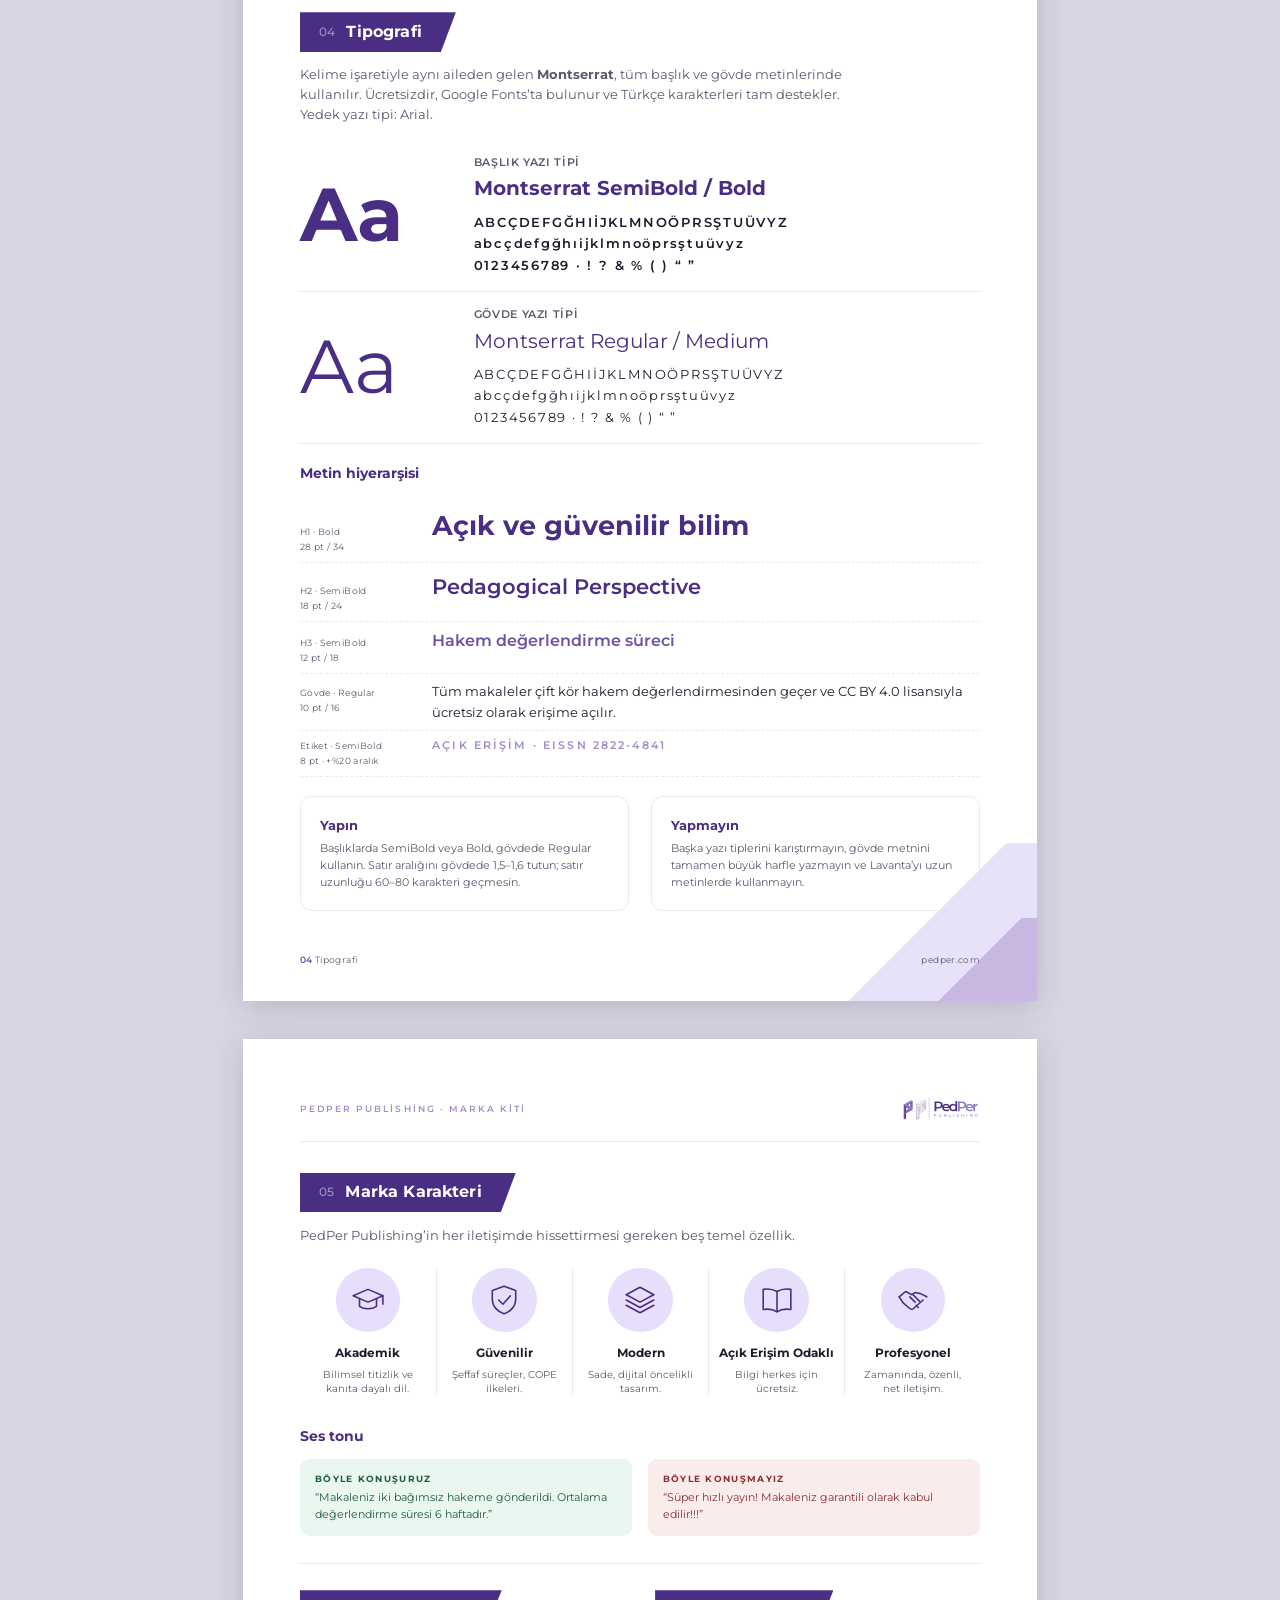
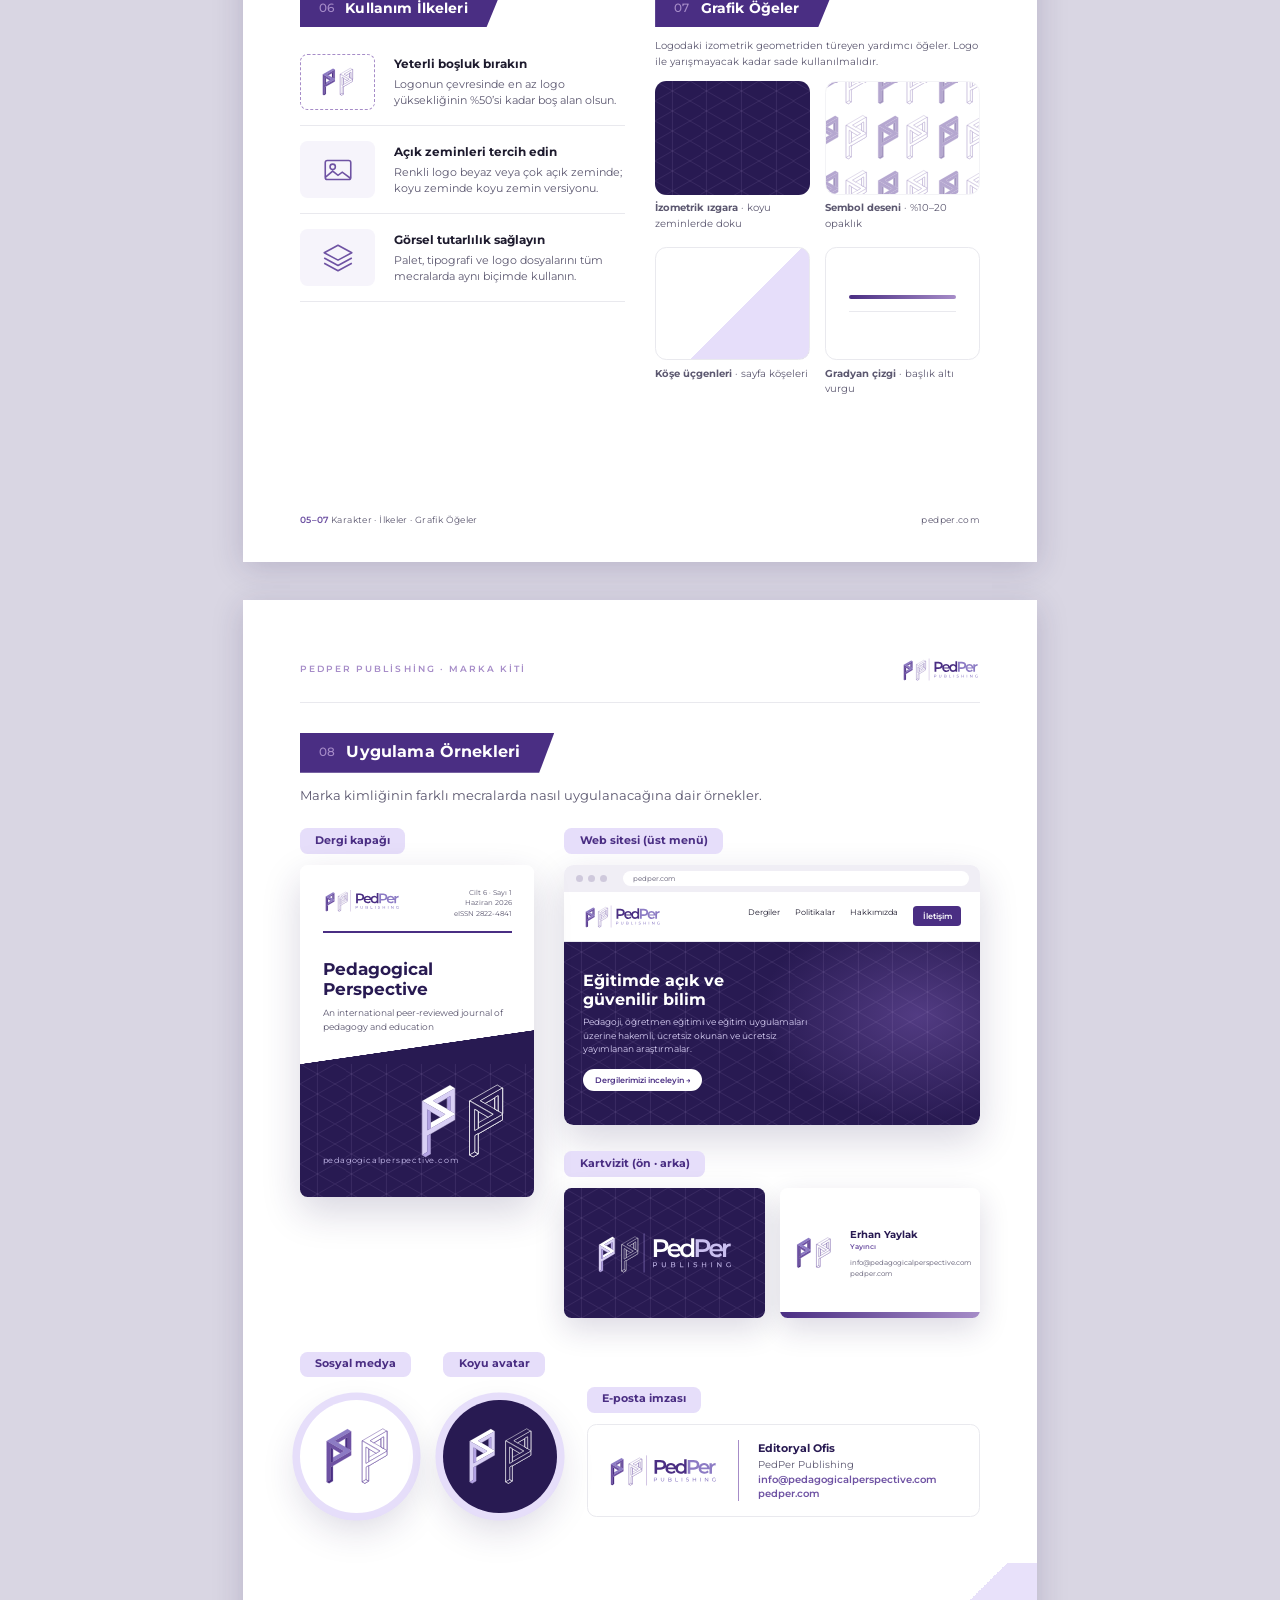
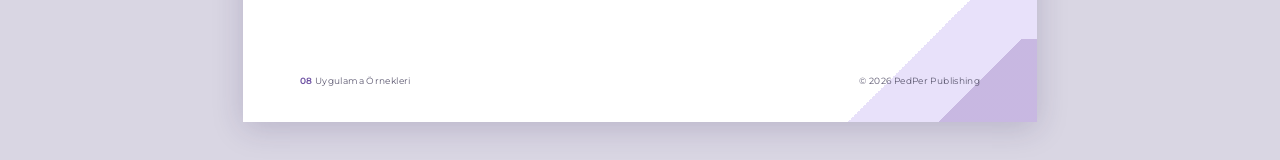
<file: brand/marka-kiti.html>
<!DOCTYPE html>
<html lang="tr">
<head>
<meta charset="utf-8">
<title>PedPer Publishing — Marka Kiti</title>
<link rel="preconnect" href="https://fonts.googleapis.com">
<link rel="preconnect" href="https://fonts.gstatic.com" crossorigin>
<link href="https://fonts.googleapis.com/css2?family=Montserrat:wght@400;500;600;700&display=swap" rel="stylesheet">
<style>
:root{
  --night:#281A52; --dark:#4A2E83; --brand:#6E52A3; --logo:#8C7BC4; --lav:#A68CC8; --lav-l:#E6DEFA; --gray:#E9E9EE;
  --ink:#1E1B2E; --muted:#5C5870; --paper:#FFFFFF; --soft:#F6F4FB;
  --iso:url("data:image/svg+xml,%3Csvg xmlns='http://www.w3.org/2000/svg' width='34.64' height='60' viewBox='0 0 34.64 60'%3E%3Cpath d='M0 0 L34.64 20 M0 20 L34.64 40 M0 40 L34.64 60 M34.64 0 L0 20 M34.64 20 L0 40 M34.64 40 L0 60 M17.32 0 V60' stroke='%23A68CC8' stroke-opacity='.16' stroke-width='.8' fill='none'/%3E%3C/svg%3E");
}
@page{size:A4;margin:0}
*{box-sizing:border-box;margin:0;padding:0}
html{background:#d9d6e3}
body{font-family:"Montserrat",Arial,sans-serif;color:var(--ink);font-size:9.6pt;line-height:1.55;-webkit-print-color-adjust:exact;print-color-adjust:exact}
.page{width:210mm;height:297mm;margin:10mm auto;background:var(--paper);position:relative;overflow:hidden;padding:15mm 15mm 18mm;box-shadow:0 6px 30px rgb(40 26 82 / .18);page-break-after:always;break-after:page}
@media print{html{background:none}.page{margin:0;box-shadow:none}}
img{display:block}

/* page chrome */
.top{display:flex;justify-content:space-between;align-items:center;font-size:7pt;font-weight:600;letter-spacing:.22em;text-transform:uppercase;color:var(--lav);padding-bottom:5mm;border-bottom:1px solid var(--gray);margin-bottom:8mm}
.top img{height:7mm}
.foot{position:absolute;left:15mm;right:15mm;bottom:9mm;display:flex;justify-content:space-between;font-size:7pt;color:var(--muted);letter-spacing:.04em}
.foot b{color:var(--brand);font-weight:600}
.corner{position:absolute;right:0;bottom:0;width:58mm;height:42mm;background:linear-gradient(135deg,transparent 50%,var(--lav-l) 50%);opacity:.9}
.corner::after{content:"";position:absolute;right:0;bottom:0;width:30mm;height:22mm;background:linear-gradient(135deg,transparent 50%,var(--lav) 50%);opacity:.55}

/* section labels (parallelogram nod to isometric) */
.label{display:inline-flex;align-items:center;gap:3mm;background:var(--dark);color:#fff;font-weight:700;font-size:12pt;padding:2mm 9mm 2mm 5mm;clip-path:polygon(0 0,100% 0,calc(100% - 4mm) 100%,0 100%);letter-spacing:.01em}
.label i{font-style:normal;font-weight:500;color:var(--lav);font-size:9pt}
.sub{font-weight:700;font-size:10.5pt;color:var(--dark);margin:7mm 0 3mm}
.lead{color:var(--muted);font-size:9.6pt;max-width:150mm;margin-top:3.5mm}
.small{font-size:7.6pt;color:var(--muted)}
.grid2{display:grid;grid-template-columns:1fr 1fr;gap:6mm}
.grid3{display:grid;grid-template-columns:repeat(3,1fr);gap:5mm}
.card{border:1px solid var(--gray);border-radius:3mm;padding:5mm}
.card h4{font-size:9.6pt;font-weight:700;color:var(--dark)}
.card p{font-size:8.2pt;color:var(--muted);margin-top:1.2mm}
.rule{height:1px;background:var(--gray);margin:7mm 0}

/* cover */
.cover{background:var(--night);background-image:var(--iso),radial-gradient(120mm 120mm at 80% 30%,rgb(110 82 163 / .55),transparent 70%);color:#fff;padding:0;display:flex;flex-direction:column}
.cover .in{padding:26mm 18mm 0;flex:1;display:flex;flex-direction:column}
.cover .kicker{font-size:8pt;font-weight:600;letter-spacing:.32em;text-transform:uppercase;color:var(--lav)}
.cover .logo{width:150mm;margin:34mm 0 0 -3mm}
.cover h1{font-weight:700;font-size:40pt;line-height:1.05;margin-top:26mm;letter-spacing:-.01em}
.cover h1 span{color:var(--logo)}
.cover .line{width:22mm;height:1.2mm;background:var(--lav);margin:7mm 0}
.cover p{font-size:11pt;font-weight:500;letter-spacing:.24em;text-transform:uppercase;color:#D9D0F5}
.cover .bottom{display:flex;justify-content:space-between;align-items:flex-end;padding:0 18mm 14mm;font-size:8pt;color:#C9BEEF;letter-spacing:.06em}
.cover .bottom b{color:#fff;font-weight:600;font-size:10pt;letter-spacing:.02em}
.cover .tri{position:absolute;right:0;top:0;width:70mm;height:70mm;background:linear-gradient(225deg,rgb(166 140 200 / .45) 0 50%,transparent 50%)}

/* logo page */
.hero-logo{background:var(--soft);background-image:var(--iso);border-radius:4mm;height:64mm;display:grid;place-items:center;margin-top:6mm}
.hero-logo img{width:128mm}
.anatomy{display:grid;grid-template-columns:repeat(4,1fr);gap:4mm;margin-top:6mm}
.anatomy .card{padding:4mm}
.anatomy .n{display:inline-grid;place-items:center;width:5.5mm;height:5.5mm;border-radius:50%;background:var(--dark);color:#fff;font-size:7pt;font-weight:700;margin-bottom:2mm}
.space{position:relative;display:grid;place-items:center;height:50mm;border:1px dashed var(--lav);border-radius:3mm;background:#fff}
.space .box{position:relative;padding:9mm;border:1px dashed var(--brand);background:repeating-linear-gradient(45deg,transparent 0 2mm,rgb(166 140 200 / .12) 2mm 3mm)}
.space .box img{width:66mm;background:#fff}
.space .x{position:absolute;font-size:7pt;font-weight:700;color:var(--brand);background:#fff;padding:0 1mm}
.minsize{display:flex;align-items:flex-end;gap:7mm;margin-top:3mm}
.minsize figure{display:flex;flex-direction:column;gap:2mm}
.minsize figcaption{font-size:7.2pt;color:var(--muted)}

/* variations */
.var{border-radius:3mm;height:42mm;display:grid;place-items:center;border:1px solid var(--gray);position:relative}
.var img{max-width:78%;max-height:62%}
.var.dark{background:var(--night);border-color:var(--night)}
.var.lav{background:var(--lav-l);border-color:var(--lav-l)}
.var-cap{margin-top:2mm}
.var-cap b{font-size:8.6pt;color:var(--dark);display:block}
.var-cap span{font-size:7.4pt;color:var(--muted)}
.dont{position:relative;height:30mm;border:1px solid var(--gray);border-radius:3mm;display:grid;place-items:center;overflow:hidden;background:#fff}
.dont img{width:70%}
.dont::after{content:"";position:absolute;right:2.5mm;top:2.5mm;width:5mm;height:5mm;border-radius:50%;background:#D64545 url("data:image/svg+xml,%3Csvg xmlns='http://www.w3.org/2000/svg' viewBox='0 0 10 10'%3E%3Cpath d='M3 3l4 4M7 3L3 7' stroke='white' stroke-width='1.4' stroke-linecap='round'/%3E%3C/svg%3E") center/100% no-repeat}
.dont-cap{font-size:7.4pt;color:var(--muted);margin-top:1.5mm;text-align:center}

/* colors */
.swatches{display:grid;grid-template-columns:repeat(4,1fr);gap:4mm;margin-top:6mm}
.sw{border-radius:3mm;overflow:hidden;border:1px solid var(--gray)}
.sw .c{height:30mm;padding:3mm;display:flex;align-items:flex-end;font-size:7pt;font-weight:600;letter-spacing:.08em}
.sw .meta{padding:3mm}
.sw .meta b{display:block;font-size:9pt;color:var(--ink)}
.sw .meta code{display:block;font-family:inherit;font-size:7.4pt;color:var(--muted);line-height:1.5}
.sw .meta code strong{color:var(--dark);font-weight:700}
.sw.big{grid-column:span 2}
.sw.big .c{height:36mm}
.ratio{display:flex;height:9mm;border-radius:2mm;overflow:hidden;margin-top:3mm}
.ratio div{display:grid;place-items:center;font-size:7pt;font-weight:600}
table{width:100%;border-collapse:collapse;font-size:7.8pt;margin-top:3mm}
th,td{text-align:left;padding:1.8mm 2mm;border-bottom:1px solid var(--gray)}
th{font-size:6.8pt;letter-spacing:.14em;text-transform:uppercase;color:var(--muted);font-weight:600}
.ok{color:#1F8A5B;font-weight:700}.mid{color:#B7791F;font-weight:700}.no{color:#D64545;font-weight:700}
.chip{display:inline-block;width:3.2mm;height:3.2mm;border-radius:1mm;vertical-align:-0.5mm;margin-right:1.2mm;border:1px solid rgb(0 0 0 / .08)}

/* type */
.spec{display:grid;grid-template-columns:40mm 1fr;gap:6mm;align-items:center;padding:4mm 0;border-bottom:1px solid var(--gray)}
.spec .aa{font-size:56pt;line-height:1;color:var(--dark)}
.spec h4{font-size:8pt;font-weight:600;color:var(--muted);letter-spacing:.06em}
.spec h3{font-size:15pt;color:var(--dark);margin:.5mm 0 2mm}
.spec .set{font-size:9.4pt;letter-spacing:.14em;line-height:1.7;color:var(--ink)}
.scale{margin-top:5mm}
.scale .row{display:grid;grid-template-columns:30mm 1fr;gap:5mm;align-items:baseline;padding:2mm 0;border-bottom:1px dashed var(--gray)}
.scale .row span{font-size:7pt;color:var(--muted);letter-spacing:.04em}

/* character */
.traits{display:grid;grid-template-columns:repeat(5,1fr);margin-top:6mm}
.trait{text-align:center;padding:0 2.5mm}
.trait+.trait{border-left:1px solid var(--gray)}
.trait .ic{width:17mm;height:17mm;border-radius:50%;background:var(--lav-l);display:grid;place-items:center;margin:0 auto 3mm}
.trait svg{width:9mm;height:9mm;fill:none;stroke:var(--dark);stroke-width:1.5;stroke-linecap:round;stroke-linejoin:round}
.trait b{display:block;font-size:9pt;color:var(--ink)}
.trait p{font-size:7.4pt;color:var(--muted);margin-top:1.2mm;line-height:1.45}
.rules .r{display:grid;grid-template-columns:20mm 1fr;gap:5mm;align-items:center;padding:4mm 0;border-bottom:1px solid var(--gray)}
.rules .r .ic{height:15mm;display:grid;place-items:center;border-radius:2mm}
.rules .r b{font-size:9pt;color:var(--ink)}
.rules .r p{font-size:8pt;color:var(--muted);margin-top:.8mm}
.voice{display:grid;grid-template-columns:1fr 1fr;gap:4mm;margin-top:3mm}
.voice div{border-radius:2.5mm;padding:3.5mm 4mm;font-size:8pt}
.voice .yes{background:#EAF6F0;color:#1d5c40}
.voice .not{background:#FBECEC;color:#8a2f2f}
.voice b{display:block;font-size:7pt;letter-spacing:.14em;text-transform:uppercase;margin-bottom:1mm}
.elements{display:grid;grid-template-columns:repeat(3,1fr);gap:4mm;margin-top:3mm}
.el{height:30mm;border-radius:3mm;overflow:hidden}

/* applications */
.app-label{display:inline-block;background:var(--lav-l);color:var(--dark);font-weight:700;font-size:8pt;padding:1.2mm 4mm;border-radius:2mm;margin-bottom:3mm}
.jcover{width:100%;aspect-ratio:210/297;border-radius:2mm;background:#fff;box-shadow:0 4mm 10mm rgb(40 26 82 / .18);position:relative;overflow:hidden;padding:6mm 6mm}
.jcover .hd{display:flex;justify-content:space-between;align-items:flex-start;border-bottom:.6mm solid var(--dark);padding-bottom:3mm}
.jcover .hd img{height:7mm}
.jcover .hd small{font-size:5.6pt;color:var(--muted);text-align:right;line-height:1.4}
.jcover h5{font-size:13pt;font-weight:700;color:var(--night);line-height:1.12;margin-top:7mm}
.jcover .tl{font-size:7pt;color:var(--muted);margin-top:2mm}
.jcover .art{position:absolute;left:0;right:0;bottom:0;height:40%;background:var(--night);background-image:var(--iso)}
.jcover .art img{position:absolute;right:6mm;bottom:8mm;height:24mm}
.jcover .art::before{content:"";position:absolute;left:0;top:-9mm;width:100%;height:9mm;background:linear-gradient(to bottom right,transparent 50%,var(--night) 50.5%)}
.jcover .art span{position:absolute;left:6mm;bottom:8mm;font-size:6pt;color:#C9BEEF;letter-spacing:.1em}
.browser{border-radius:2.5mm;overflow:hidden;box-shadow:0 4mm 10mm rgb(40 26 82 / .18);background:#fff}
.browser .bar{height:7mm;background:#F0EEF5;display:flex;align-items:center;gap:1.2mm;padding:0 3mm}
.browser .bar i{width:2mm;height:2mm;border-radius:50%;background:#cfc9dc}
.browser .bar span{margin-left:3mm;flex:1;height:4mm;border-radius:2mm;background:#fff;font-size:5.6pt;color:var(--muted);display:flex;align-items:center;padding-left:2.5mm}
.browser .nav{display:flex;justify-content:space-between;align-items:center;padding:3mm 5mm;border-bottom:1px solid var(--gray)}
.browser .nav img{height:7mm}
.browser .nav span{font-size:6pt;color:var(--ink);display:flex;gap:4mm}
.browser .nav span b{background:var(--dark);color:#fff;padding:1mm 2.5mm;border-radius:1mm;font-weight:600}
.browser .hero{background:var(--night);background-image:var(--iso),radial-gradient(60mm 40mm at 85% 40%,rgb(110 82 163 / .6),transparent 70%);color:#fff;padding:8mm 5mm 9mm}
.browser .hero h6{font-size:12pt;font-weight:700;line-height:1.15}
.browser .hero p{font-size:6.4pt;color:#D9D0F5;margin-top:2mm;max-width:62mm}
.browser .hero em{display:inline-block;margin-top:3.5mm;font-style:normal;font-size:6pt;font-weight:600;background:#fff;color:var(--dark);padding:1.2mm 3mm;border-radius:3mm}
.avatar{width:30mm;height:30mm;border-radius:50%;background:#fff;box-shadow:0 0 0 2mm var(--lav-l),0 4mm 10mm rgb(40 26 82 / .18);display:grid;place-items:center;margin:3mm auto 1mm}
.avatar img{width:20mm}
.avatar.dk{background:var(--night)}
.bcard{aspect-ratio:85/55;border-radius:2mm;box-shadow:0 3mm 8mm rgb(40 26 82 / .16);position:relative;overflow:hidden}
.bcard.front{background:var(--night);background-image:var(--iso);display:grid;place-items:center}
.bcard.front img{width:70%}
.bcard.back{background:#fff;padding:3.5mm;display:grid;grid-template-columns:auto 1fr;gap:4mm;align-items:center}
.bcard.back img{height:10mm}
.bcard.back b{font-size:7.4pt;color:var(--night);display:block}
.bcard.back span{font-size:5.2pt;color:var(--muted);display:block;line-height:1.5}
.bcard.back span.role{color:var(--brand);font-weight:600;margin-bottom:1.5mm}
.bcard.back::after{content:"";position:absolute;left:0;bottom:0;width:100%;height:1.6mm;background:linear-gradient(90deg,var(--dark),var(--lav))}
.sig{border:1px solid var(--gray);border-radius:2.5mm;padding:4mm 5mm;display:flex;gap:5mm;align-items:center;font-size:7.4pt}
.sig img{height:10mm}
.sig .d{border-left:1px solid var(--lav);padding-left:5mm;line-height:1.5}
.sig b{color:var(--night);font-size:8.4pt}
.sig span{display:block;color:var(--muted)}
.sig a{color:var(--brand);text-decoration:none;font-weight:600}
</style>
</head>
<body>

<!-- 1. KAPAK -->
<section class="page cover">
  <div class="tri"></div>
  <div class="in">
    <div class="kicker">Görsel Kimlik Rehberi · Sürüm 1.0</div>
    <img class="logo" src="logo/pedper-logo-yatay-beyaz.svg" alt="PedPer Publishing" style="background:transparent">
    <h1>Marka<br><span>Kiti</span></h1>
    <div class="line"></div>
    <p>Akademik yayıncılık için<br>görsel kimlik rehberi</p>
  </div>
  <div class="bottom">
    <div><b>PedPer Publishing</b><br>Kasım 2026</div>
    <div style="text-align:right">pedper.com<br>info@pedagogicalperspective.com</div>
  </div>
</section>

<!-- 2. ANA LOGO -->
<section class="page">
  <div class="top"><span>PedPer Publishing · Marka Kiti</span><img src="logo/pedper-logo-yatay-renkli.svg" alt=""></div>
  <div class="label"><i>01</i>Ana Logo</div>
  <p class="lead">Logo, izometrik perspektifte çizilmiş iki “P” harfinden oluşan bir sembol ile <b>PedPer Publishing</b> kelime işaretinin birleşimidir. Dolu ve çizgisel iki P, yayımlanan bilginin hem sağlam hem de açık olduğunu anlatır.</p>
  <div class="hero-logo"><img src="logo/pedper-logo-yatay-renkli.svg" alt="PedPer Publishing ana logo"></div>

  <div class="anatomy">
    <div class="card"><span class="n">1</span><h4>Dolu P</h4><p>Üç tonlu, katı form. Yayımlanan bilginin derinliğini ve sağlam yapısını temsil eder.</p></div>
    <div class="card"><span class="n">2</span><h4>Çizgisel P</h4><p>Aynı formun tel çerçevesi. Açık erişimi ve şeffaf editoryal süreçleri temsil eder.</p></div>
    <div class="card"><span class="n">3</span><h4>Ayırıcı çizgi</h4><p>Sembolü kelime işaretinden ayıran ince, dikey Lavanta çizgi.</p></div>
    <div class="card"><span class="n">4</span><h4>Kelime işareti</h4><p>“Ped” Koyu Mor, “Per” ve PUBLISHING Logo Lavanta; Montserrat.</p></div>
  </div>

  <div class="grid2" style="margin-top:7mm;grid-template-columns:1.25fr 1fr">
    <div>
      <div class="sub" style="margin-top:0">Koruma alanı</div>
      <div class="space">
        <div class="box"><img src="logo/pedper-logo-yatay-renkli.svg" alt="">
          <span class="x" style="left:50%;top:1.5mm;transform:translateX(-50%)">x</span>
          <span class="x" style="left:2.5mm;top:50%;transform:translateY(-50%)">x</span>
          <span class="x" style="right:2.5mm;top:50%;transform:translateY(-50%)">x</span>
          <span class="x" style="left:50%;bottom:1.5mm;transform:translateX(-50%)">x</span>
        </div>
      </div>
      <p class="small" style="margin-top:2mm"><b>x</b> = logo yüksekliğinin %50’si. Bu alana metin, görsel veya başka bir öğe girmemelidir.</p>
    </div>
    <div>
      <div class="sub" style="margin-top:0">Minimum boyut</div>
      <div class="minsize">
        <figure><img src="logo/pedper-logo-yatay-renkli.svg" style="width:42mm" alt=""><figcaption><b>Yatay logo</b><br>Dijital 160 px · Baskı 40 mm</figcaption></figure>
      </div>
      <div class="minsize" style="margin-top:5mm">
        <figure><img src="logo/pedper-sembol-renkli.svg" style="height:12mm;width:auto" alt=""><figcaption><b>Sembol</b><br>Dijital 32 px · Baskı 10 mm</figcaption></figure>
        <figure><img src="logo/pedper-logo-dikey-renkli.svg" style="height:22mm;width:auto" alt=""><figcaption><b>Dikey logo</b><br>Dijital 96 px · Baskı 22 mm</figcaption></figure>
      </div>
      <p class="small" style="margin-top:4mm">Bu boyutların altında çizgisel P okunurluğunu yitirir; daha küçük alanlarda yalnızca sembol kullanılır.</p>
    </div>
  </div>
  <div class="foot"><span><b>01</b> Ana Logo</span><span>pedper.com</span></div>
</section>

<!-- 3. VARYASYONLAR -->
<section class="page">
  <div class="top"><span>PedPer Publishing · Marka Kiti</span><img src="logo/pedper-logo-yatay-renkli.svg" alt=""></div>
  <div class="label"><i>02</i>Logo Varyasyonları</div>
  <p class="lead">Her mecra için hazır bir versiyon vardır. Öncelik her zaman beyaz veya çok açık zemin üzerindeki renkli yatay logodur.</p>

  <div class="grid3" style="margin-top:6mm;row-gap:6mm">
    <div><div class="var"><img src="logo/pedper-logo-yatay-renkli.svg" alt=""></div><div class="var-cap"><b>Yatay · Renkli</b><span>Birincil logo. Web, dergi, sunum.</span></div></div>
    <div><div class="var dark"><img src="logo/pedper-logo-yatay-beyaz.svg" alt=""></div><div class="var-cap"><b>Yatay · Koyu zemin</b><span>Gece Moru ve koyu fotoğraflar üzerinde.</span></div></div>
    <div><div class="var"><img src="logo/pedper-logo-dikey-renkli.svg" alt="" style="max-height:78%"></div><div class="var-cap"><b>Dikey · Renkli</b><span>Kare ve dar alanlar, afiş, roll-up.</span></div></div>
    <div><div class="var lav"><img src="logo/pedper-sembol-renkli.svg" alt="" style="max-height:72%;mix-blend-mode:multiply"></div><div class="var-cap"><b>Sembol (tek başına)</b><span>Avatar, favicon, uygulama ikonu.</span></div></div>
    <div><div class="var"><img src="logo/pedper-logo-yatay-siyah.svg" alt=""></div><div class="var-cap"><b>Monokrom · Siyah</b><span>Faks, gazete, tek renk baskı.</span></div></div>
    <div><div class="var"><img src="logo/pedper-logo-yatay-mor.svg" alt=""></div><div class="var-cap"><b>Tek renk · Mor</b><span>Kabartma, gofre, özel baskı.</span></div></div>
  </div>

  <div class="sub" style="margin-top:9mm">Hatalı kullanımlar</div>
  <div class="grid3" style="grid-template-columns:repeat(6,1fr);gap:3mm">
    <div><div class="dont"><img src="logo/pedper-logo-yatay-renkli.svg" style="transform:scaleX(1.45) scaleY(.8)" alt=""></div><div class="dont-cap">Esnetmeyin</div></div>
    <div><div class="dont"><img src="logo/pedper-logo-yatay-renkli.svg" style="transform:rotate(-14deg)" alt=""></div><div class="dont-cap">Döndürmeyin</div></div>
    <div><div class="dont"><img src="logo/pedper-logo-yatay-renkli.svg" style="filter:hue-rotate(150deg) saturate(1.6)" alt=""></div><div class="dont-cap">Rengini değiştirmeyin</div></div>
    <div><div class="dont"><img src="logo/pedper-logo-yatay-renkli.svg" style="filter:drop-shadow(1mm 1mm .6mm rgb(0 0 0 / .55))" alt=""></div><div class="dont-cap">Efekt eklemeyin</div></div>
    <div><div class="dont" style="background:repeating-linear-gradient(45deg,#C9A84C 0 3mm,#7a4bb0 3mm 6mm)"><img src="logo/pedper-logo-yatay-renkli.svg" alt=""></div><div class="dont-cap">Karmaşık zemin</div></div>
    <div><div class="dont"><img src="logo/pedper-sembol-renkli.svg" style="width:auto;height:52%;transform:scaleX(-1)" alt=""></div><div class="dont-cap">Aynalamayın</div></div>
  </div>
  <p class="small" style="margin-top:4mm">Logo dosyaları yalnızca <b>logo/</b> klasöründeki orijinal SVG’lerden kullanılmalı; yeniden çizilmemeli, öğelerin yeri ve oranı değiştirilmemelidir.</p>
  <div class="corner"></div>
  <div class="foot"><span><b>02</b> Logo Varyasyonları</span><span>pedper.com</span></div>
</section>

<!-- 4. RENK -->
<section class="page">
  <div class="top"><span>PedPer Publishing · Marka Kiti</span><img src="logo/pedper-logo-yatay-renkli.svg" alt=""></div>
  <div class="label"><i>03</i>Renk Paleti</div>
  <p class="lead">Palet, logonun üç tonlu sembolünden türetilmiştir. Mor tonları kimliği taşır; açık tonlar ferahlık ve okunurluk sağlar.</p>

  <div class="swatches">
    <div class="sw big"><div class="c" style="background:#4A2E83;color:#fff">ANA RENK</div><div class="meta"><b>Koyu Mor</b><code><strong>#4A2E83</strong> · RGB 74 46 131 · CMYK 44 65 0 49</code><code>Başlıklar, “Ped”, birincil düğmeler</code></div></div>
    <div class="sw big"><div class="c" style="background:#281A52;color:#C9BEEF">KOYU ZEMİN</div><div class="meta"><b>Gece Moru</b><code><strong>#281A52</strong> · RGB 40 26 82 · CMYK 51 68 0 68</code><code>Kapaklar, koyu bantlar, footer</code></div></div>
    <div class="sw"><div class="c" style="background:#6E52A3;color:#fff"></div><div class="meta"><b>Marka Moru</b><code><strong>#6E52A3</strong></code><code>RGB 110 82 163</code><code>CMYK 33 50 0 36</code></div></div>
    <div class="sw"><div class="c" style="background:#8C7BC4;color:#fff"></div><div class="meta"><b>Logo Lavanta</b><code><strong>#8C7BC4</strong></code><code>RGB 140 123 196</code><code>CMYK 29 37 0 23</code></div></div>
    <div class="sw"><div class="c" style="background:#A68CC8"></div><div class="meta"><b>Lavanta</b><code><strong>#A68CC8</strong></code><code>RGB 166 140 200</code><code>CMYK 17 30 0 22</code></div></div>
    <div class="sw"><div class="c" style="background:#E6DEFA"></div><div class="meta"><b>Açık Lavanta</b><code><strong>#E6DEFA</strong></code><code>RGB 230 222 250</code><code>CMYK 8 11 0 2</code></div></div>
  </div>
  <div class="grid3" style="grid-template-columns:repeat(4,1fr);gap:4mm;margin-top:4mm">
    <div class="sw"><div class="c" style="height:12mm;background:#E9E9EE"></div><div class="meta"><b>Açık Gri</b><code><strong>#E9E9EE</strong> · Çizgi, ayırıcı</code></div></div>
    <div class="sw"><div class="c" style="height:12mm;background:#1E1B2E"></div><div class="meta"><b>Mürekkep</b><code><strong>#1E1B2E</strong> · Gövde metni</code></div></div>
    <div class="sw"><div class="c" style="height:12mm;background:#5C5870"></div><div class="meta"><b>Gri Metin</b><code><strong>#5C5870</strong> · Açıklama</code></div></div>
    <div class="sw"><div class="c" style="height:12mm;background:#fff"></div><div class="meta"><b>Beyaz</b><code><strong>#FFFFFF</strong> · Ana zemin</code></div></div>
  </div>

  <div class="grid2" style="margin-top:7mm">
    <div>
      <div class="sub" style="margin-top:0">Kullanım oranı</div>
      <div class="ratio">
        <div style="flex:60;background:#F6F4FB;color:var(--muted);border:1px solid var(--gray)">Beyaz / açık %60</div>
        <div style="flex:22;background:#4A2E83;color:#fff">Morlar %22</div>
        <div style="flex:12;background:#281A52;color:#C9BEEF">%12</div>
        <div style="flex:6;background:#A68CC8"></div>
      </div>
      <p class="small" style="margin-top:2.5mm">Sayfaların çoğu beyaz ve açık tonlarda kalır; mor tonları başlık, vurgu ve düğmelerde, Gece Moru kapak ve bantlarda, Lavanta ise küçük vurgu öğelerinde kullanılır.</p>
    </div>
    <div>
      <div class="sub" style="margin-top:0">Erişilebilirlik (WCAG kontrastı)</div>
      <table>
        <tr><th>Renk</th><th>Beyaz üzerinde</th><th>Kullanım</th></tr>
        <tr><td><span class="chip" style="background:#4A2E83"></span>Koyu Mor</td><td>10,4 : 1</td><td class="ok">Her metin</td></tr>
        <tr><td><span class="chip" style="background:#6E52A3"></span>Marka Moru</td><td>6,2 : 1</td><td class="ok">Her metin</td></tr>
        <tr><td><span class="chip" style="background:#8C7BC4"></span>Logo Lavanta</td><td>3,7 : 1</td><td class="mid">Büyük başlık</td></tr>
        <tr><td><span class="chip" style="background:#A68CC8"></span>Lavanta</td><td>2,9 : 1</td><td class="no">Metinde değil</td></tr>
        <tr><td><span class="chip" style="background:#5C5870"></span>Gri Metin</td><td>6,8 : 1</td><td class="ok">Her metin</td></tr>
      </table>
    </div>
  </div>
  <div class="foot"><span><b>03</b> Renk Paleti</span><span>pedper.com</span></div>
</section>

<!-- 5. TİPOGRAFİ -->
<section class="page">
  <div class="top"><span>PedPer Publishing · Marka Kiti</span><img src="logo/pedper-logo-yatay-renkli.svg" alt=""></div>
  <div class="label"><i>04</i>Tipografi</div>
  <p class="lead">Kelime işaretiyle aynı aileden gelen <b>Montserrat</b>, tüm başlık ve gövde metinlerinde kullanılır. Ücretsizdir, Google Fonts’ta bulunur ve Türkçe karakterleri tam destekler. Yedek yazı tipi: Arial.</p>

  <div class="spec" style="margin-top:4mm">
    <div class="aa" style="font-weight:700">Aa</div>
    <div><h4>BAŞLIK YAZI TİPİ</h4><h3 style="font-weight:700">Montserrat SemiBold / Bold</h3>
      <div class="set" style="font-weight:600">ABCÇDEFGĞHIİJKLMNOÖPRSŞTUÜVYZ<br>abcçdefgğhıijklmnoöprsştuüvyz<br>0123456789 · ! ? & % ( ) “ ”</div></div>
  </div>
  <div class="spec">
    <div class="aa" style="font-weight:400">Aa</div>
    <div><h4>GÖVDE YAZI TİPİ</h4><h3 style="font-weight:400">Montserrat Regular / Medium</h3>
      <div class="set" style="font-weight:400">ABCÇDEFGĞHIİJKLMNOÖPRSŞTUÜVYZ<br>abcçdefgğhıijklmnoöprsştuüvyz<br>0123456789 · ! ? & % ( ) “ ”</div></div>
  </div>

  <div class="sub" style="margin-top:5mm">Metin hiyerarşisi</div>
  <div class="scale">
    <div class="row"><span>H1 · Bold<br>28 pt / 34</span><div style="font-size:20pt;font-weight:700;color:var(--dark);line-height:1.15">Açık ve güvenilir bilim</div></div>
    <div class="row"><span>H2 · SemiBold<br>18 pt / 24</span><div style="font-size:16pt;font-weight:600;color:var(--dark)">Pedagogical Perspective</div></div>
    <div class="row"><span>H3 · SemiBold<br>12 pt / 18</span><div style="font-size:12pt;font-weight:600;color:var(--brand)">Hakem değerlendirme süreci</div></div>
    <div class="row"><span>Gövde · Regular<br>10 pt / 16</span><div style="font-size:10pt;color:var(--ink)">Tüm makaleler çift kör hakem değerlendirmesinden geçer ve CC BY 4.0 lisansıyla ücretsiz olarak erişime açılır.</div></div>
    <div class="row"><span>Etiket · SemiBold<br>8 pt · +%20 aralık</span><div style="font-size:8pt;font-weight:600;letter-spacing:.2em;color:var(--lav);text-transform:uppercase">Açık erişim · eISSN 2822-4841</div></div>
  </div>
  <div class="grid2" style="margin-top:5mm">
    <div class="card"><h4>Yapın</h4><p>Başlıklarda SemiBold veya Bold, gövdede Regular kullanın. Satır aralığını gövdede 1,5–1,6 tutun; satır uzunluğu 60–80 karakteri geçmesin.</p></div>
    <div class="card"><h4>Yapmayın</h4><p>Başka yazı tiplerini karıştırmayın, gövde metnini tamamen büyük harfle yazmayın ve Lavanta’yı uzun metinlerde kullanmayın.</p></div>
  </div>
  <div class="corner"></div>
  <div class="foot"><span><b>04</b> Tipografi</span><span>pedper.com</span></div>
</section>

<!-- 6. MARKA KARAKTERİ + İLKELER -->
<section class="page">
  <div class="top"><span>PedPer Publishing · Marka Kiti</span><img src="logo/pedper-logo-yatay-renkli.svg" alt=""></div>
  <div class="label"><i>05</i>Marka Karakteri</div>
  <p class="lead">PedPer Publishing’in her iletişimde hissettirmesi gereken beş temel özellik.</p>
  <div class="traits">
    <div class="trait"><div class="ic"><svg viewBox="0 0 32 32"><path d="M2 12l14-6 14 6-14 6z"/><path d="M8 15v7c4 3 12 3 16 0v-7M30 12v8"/></svg></div><b>Akademik</b><p>Bilimsel titizlik ve kanıta dayalı dil.</p></div>
    <div class="trait"><div class="ic"><svg viewBox="0 0 32 32"><path d="M16 3l11 4v8c0 7-5 12-11 14C10 27 5 22 5 15V7z"/><path d="M11 16l4 4 7-8"/></svg></div><b>Güvenilir</b><p>Şeffaf süreçler, COPE ilkeleri.</p></div>
    <div class="trait"><div class="ic"><svg viewBox="0 0 32 32"><path d="M16 4l13 7-13 7-13-7z"/><path d="M3 16l13 7 13-7M3 21l13 7 13-7"/></svg></div><b>Modern</b><p>Sade, dijital öncelikli tasarım.</p></div>
    <div class="trait"><div class="ic"><svg viewBox="0 0 32 32"><path d="M16 8c-3.5-2-8-3-13-2v19c5-1 9.5 0 13 2 3.5-2 8-3 13-2V6c-5-1-9.5 0-13 2z"/><path d="M16 8v19"/></svg></div><b>Açık Erişim Odaklı</b><p>Bilgi herkes için ücretsiz.</p></div>
    <div class="trait"><div class="ic"><svg viewBox="0 0 32 32"><path d="M3 13l6-5 6 3 3-2 5 1 6 3"/><path d="M3 13l4 6 6 5c1 1 2.5 1 3.5 0l9-8M13 13l5 5M16 11l6 6M19 21l2 2"/></svg></div><b>Profesyonel</b><p>Zamanında, özenli, net iletişim.</p></div>
  </div>

  <div class="sub" style="margin-top:8mm">Ses tonu</div>
  <div class="voice">
    <div class="yes"><b>Böyle konuşuruz</b>“Makaleniz iki bağımsız hakeme gönderildi. Ortalama değerlendirme süresi 6 haftadır.”</div>
    <div class="not"><b>Böyle konuşmayız</b>“Süper hızlı yayın! Makaleniz garantili olarak kabul edilir!!!”</div>
  </div>

  <div class="rule"></div>
  <div class="grid2" style="gap:8mm">
    <div class="rules">
      <div class="label" style="font-size:10.5pt"><i>06</i>Kullanım İlkeleri</div>
      <div class="r" style="margin-top:3mm"><div class="ic" style="border:1px dashed var(--lav)"><img src="logo/pedper-sembol-renkli.svg" style="height:9mm" alt=""></div><div><b>Yeterli boşluk bırakın</b><p>Logonun çevresinde en az logo yüksekliğinin %50’si kadar boş alan olsun.</p></div></div>
      <div class="r"><div class="ic" style="background:var(--soft)"><svg viewBox="0 0 32 32" style="width:9mm;height:9mm;fill:none;stroke:var(--brand);stroke-width:1.5"><rect x="4" y="7" width="24" height="18" rx="2"/><circle cx="11" cy="13" r="2.5"/><path d="M4 23l7-6 5 4 4-3 8 6"/></svg></div><div><b>Açık zeminleri tercih edin</b><p>Renkli logo beyaz veya çok açık zeminde; koyu zeminde koyu zemin versiyonu.</p></div></div>
      <div class="r"><div class="ic" style="background:var(--soft)"><svg viewBox="0 0 32 32" style="width:9mm;height:9mm;fill:none;stroke:var(--brand);stroke-width:1.5;stroke-linejoin:round"><path d="M16 4l13 7-13 7-13-7z"/><path d="M3 16l13 7 13-7M3 21l13 7 13-7"/></svg></div><div><b>Görsel tutarlılık sağlayın</b><p>Palet, tipografi ve logo dosyalarını tüm mecralarda aynı biçimde kullanın.</p></div></div>
    </div>
    <div>
      <div class="label" style="font-size:10.5pt"><i>07</i>Grafik Öğeler</div>
      <p class="small" style="margin-top:3mm">Logodaki izometrik geometriden türeyen yardımcı öğeler. Logo ile yarışmayacak kadar sade kullanılmalıdır.</p>
      <div class="elements" style="grid-template-columns:1fr 1fr">
        <div><div class="el" style="background:var(--night);background-image:var(--iso)"></div><p class="small" style="margin-top:1.5mm"><b>İzometrik ızgara</b> · koyu zeminlerde doku</p></div>
        <div><div class="el" style="background:#fff url('logo/pedper-sembol-mor.svg') center/16mm auto repeat;border:1px solid var(--gray);opacity:.5"></div><p class="small" style="margin-top:1.5mm"><b>Sembol deseni</b> · %10–20 opaklık</p></div>
        <div><div class="el" style="background:linear-gradient(135deg,transparent 55%,var(--lav-l) 55%),linear-gradient(135deg,transparent 75%,var(--lav) 75%);border:1px solid var(--gray)"></div><p class="small" style="margin-top:1.5mm"><b>Köşe üçgenleri</b> · sayfa köşeleri</p></div>
        <div><div class="el" style="background:#fff;border:1px solid var(--gray);display:grid;place-items:center"><div style="width:70%"><div style="height:1.2mm;background:linear-gradient(90deg,var(--dark),var(--lav));border-radius:1mm"></div><div style="height:.4mm;background:var(--gray);margin-top:3mm"></div></div></div><p class="small" style="margin-top:1.5mm"><b>Gradyan çizgi</b> · başlık altı vurgu</p></div>
      </div>
    </div>
  </div>
  <div class="foot"><span><b>05–07</b> Karakter · İlkeler · Grafik Öğeler</span><span>pedper.com</span></div>
</section>

<!-- 7. UYGULAMALAR -->
<section class="page">
  <div class="top"><span>PedPer Publishing · Marka Kiti</span><img src="logo/pedper-logo-yatay-renkli.svg" alt=""></div>
  <div class="label"><i>08</i>Uygulama Örnekleri</div>
  <p class="lead">Marka kimliğinin farklı mecralarda nasıl uygulanacağına dair örnekler.</p>

  <div class="grid2" style="grid-template-columns:62mm 1fr;gap:8mm;margin-top:6mm">
    <div>
      <div class="app-label">Dergi kapağı</div>
      <div class="jcover">
        <div class="hd"><img src="logo/pedper-logo-yatay-renkli.svg" alt=""><small>Cilt 6 · Sayı 1<br>Haziran 2026<br>eISSN 2822-4841</small></div>
        <h5>Pedagogical<br>Perspective</h5>
        <div class="tl">An international peer-reviewed journal of pedagogy and education</div>
        <div class="art"><span>pedagogicalperspective.com</span><img src="logo/pedper-sembol-beyaz.svg" alt=""></div>
      </div>
    </div>
    <div>
      <div class="app-label">Web sitesi (üst menü)</div>
      <div class="browser">
        <div class="bar"><i></i><i></i><i></i><span>pedper.com</span></div>
        <div class="nav"><img src="logo/pedper-logo-yatay-renkli.svg" alt=""><span>Dergiler<span>Politikalar</span><span>Hakkımızda</span><b>İletişim</b></span></div>
        <div class="hero"><h6>Eğitimde açık ve<br>güvenilir bilim</h6><p>Pedagoji, öğretmen eğitimi ve eğitim uygulamaları üzerine hakemli, ücretsiz okunan ve ücretsiz yayımlanan araştırmalar.</p><em>Dergilerimizi inceleyin →</em></div>
      </div>
      <div class="app-label" style="margin-top:7mm">Kartvizit (ön · arka)</div>
      <div class="grid2" style="gap:4mm">
        <div class="bcard front"><img src="logo/pedper-logo-yatay-beyaz.svg" alt=""></div>
        <div class="bcard back"><img src="logo/pedper-sembol-renkli.svg" alt=""><div><b>Erhan Yaylak</b><span class="role">Yayıncı</span><span>info@pedagogicalperspective.com</span><span>pedper.com</span></div></div>
      </div>
    </div>
  </div>

  <div class="grid2" style="grid-template-columns:auto auto 1fr;gap:8mm;margin-top:9mm;align-items:end">
    <div><div class="app-label">Sosyal medya</div><div class="avatar"><img src="logo/pedper-sembol-renkli.svg" alt=""></div></div>
    <div><div class="app-label">Koyu avatar</div><div class="avatar dk"><img src="logo/pedper-sembol-beyaz.svg" alt=""></div></div>
    <div><div class="app-label">E-posta imzası</div>
      <div class="sig"><img src="logo/pedper-logo-yatay-renkli.svg" alt=""><div class="d"><b>Editoryal Ofis</b><span>PedPer Publishing</span><span><a href="mailto:info@pedagogicalperspective.com">info@pedagogicalperspective.com</a></span><span><a href="https://pedper.com">pedper.com</a></span></div></div>
    </div>
  </div>
  <div class="corner"></div>
  <div class="foot"><span><b>08</b> Uygulama Örnekleri</span><span>© 2026 PedPer Publishing</span></div>
</section>

</body>
</html>
</file>
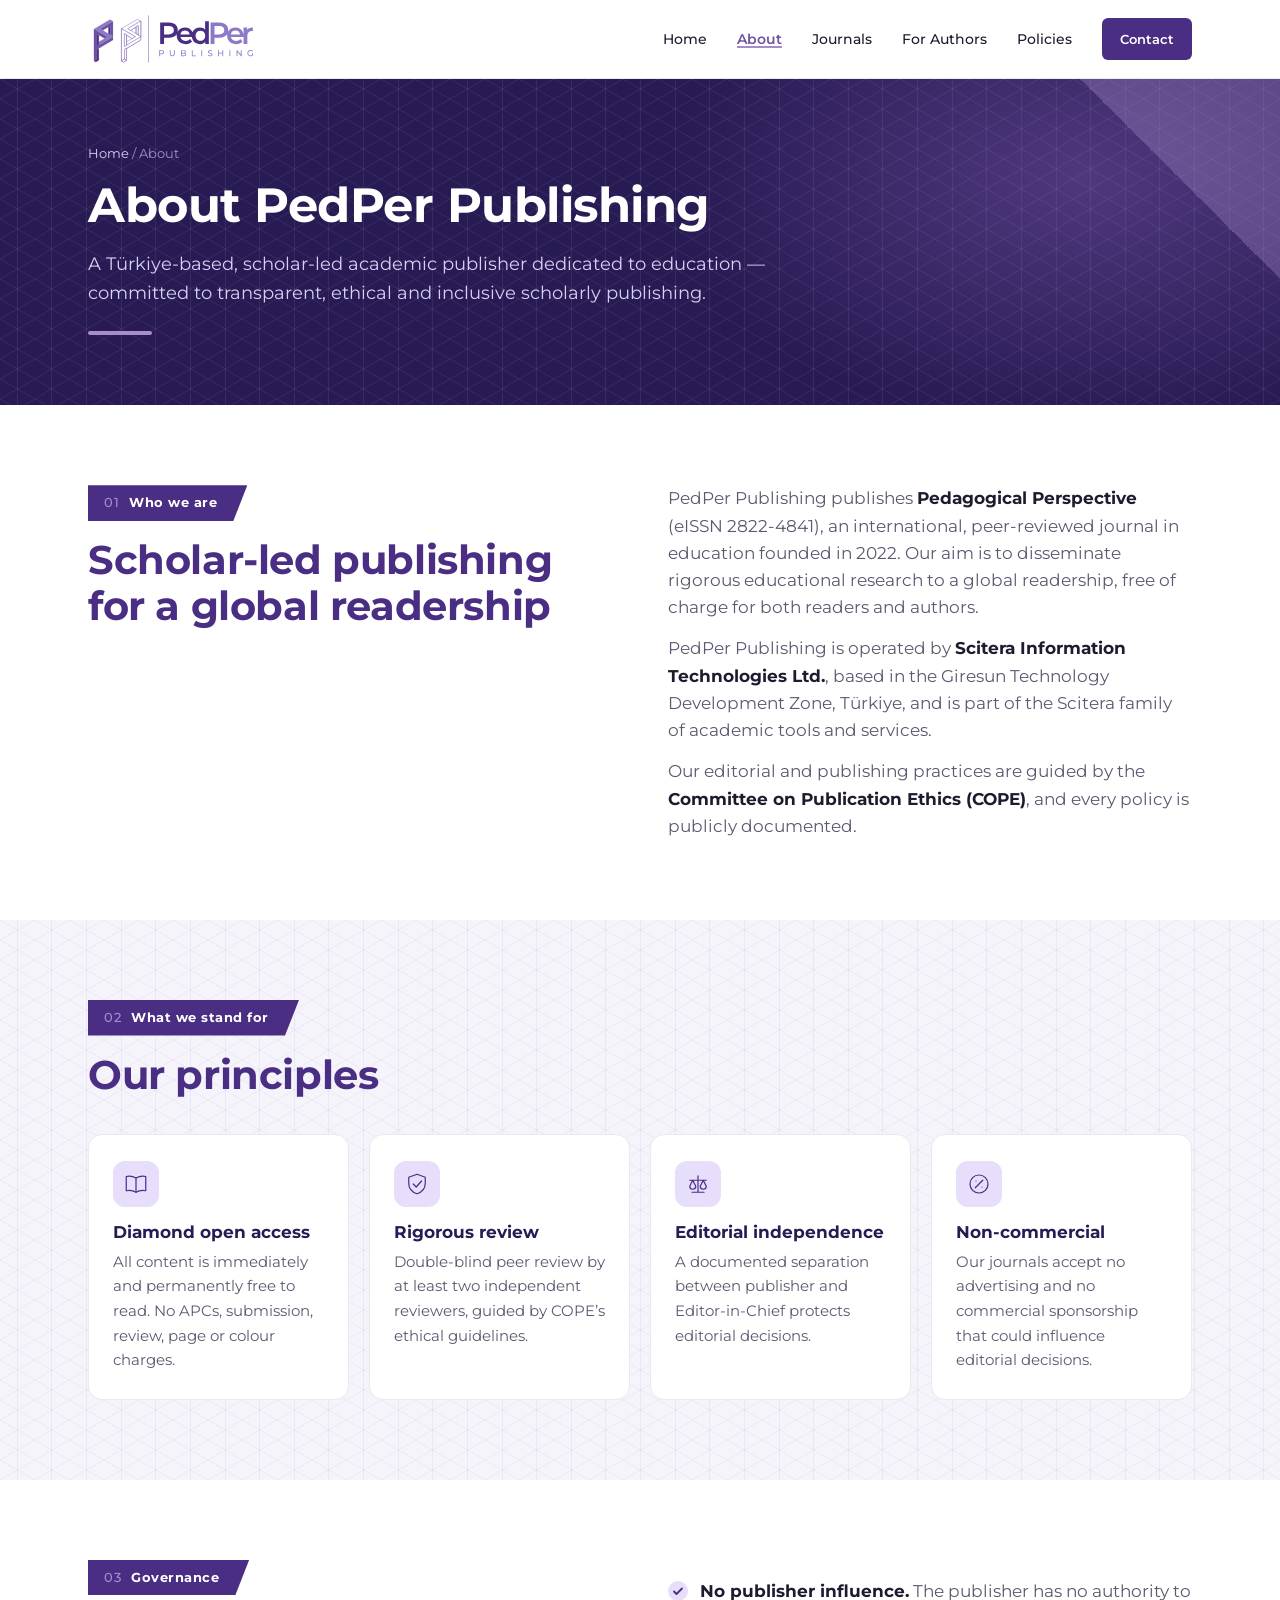
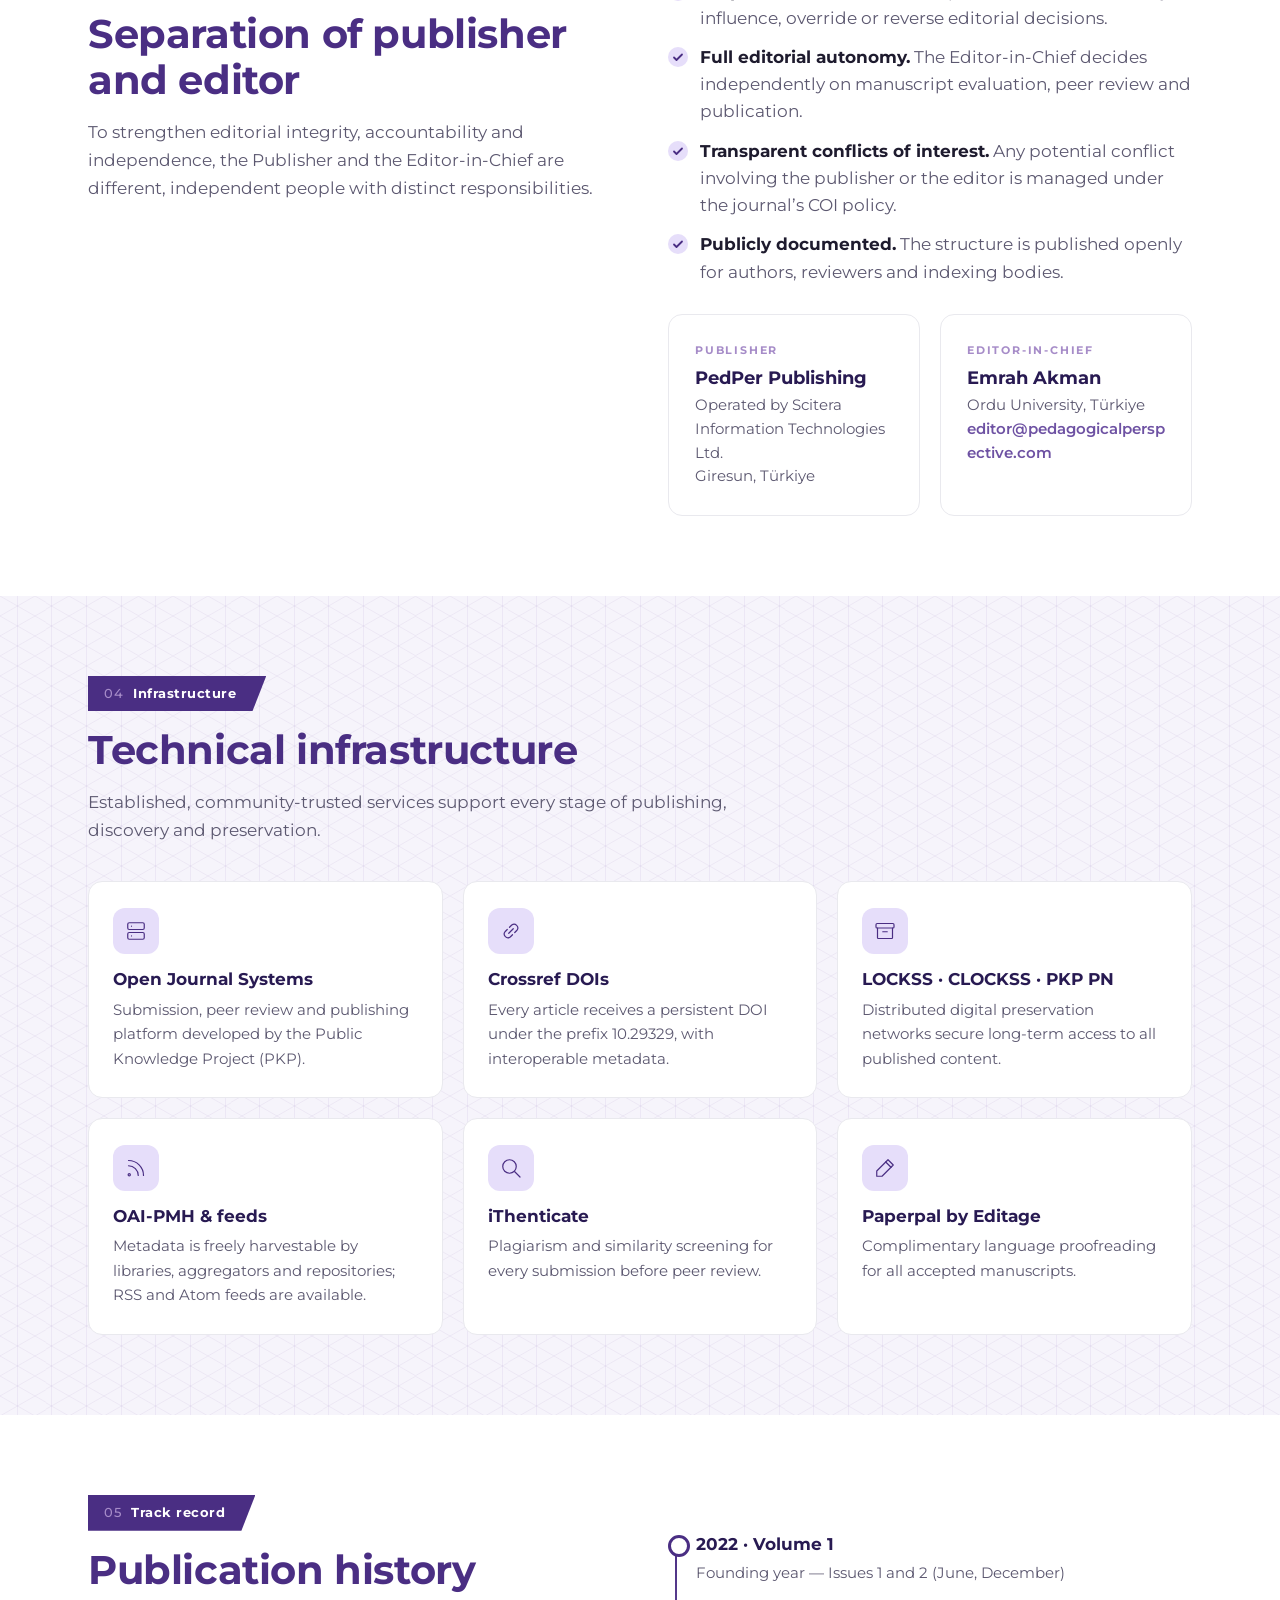
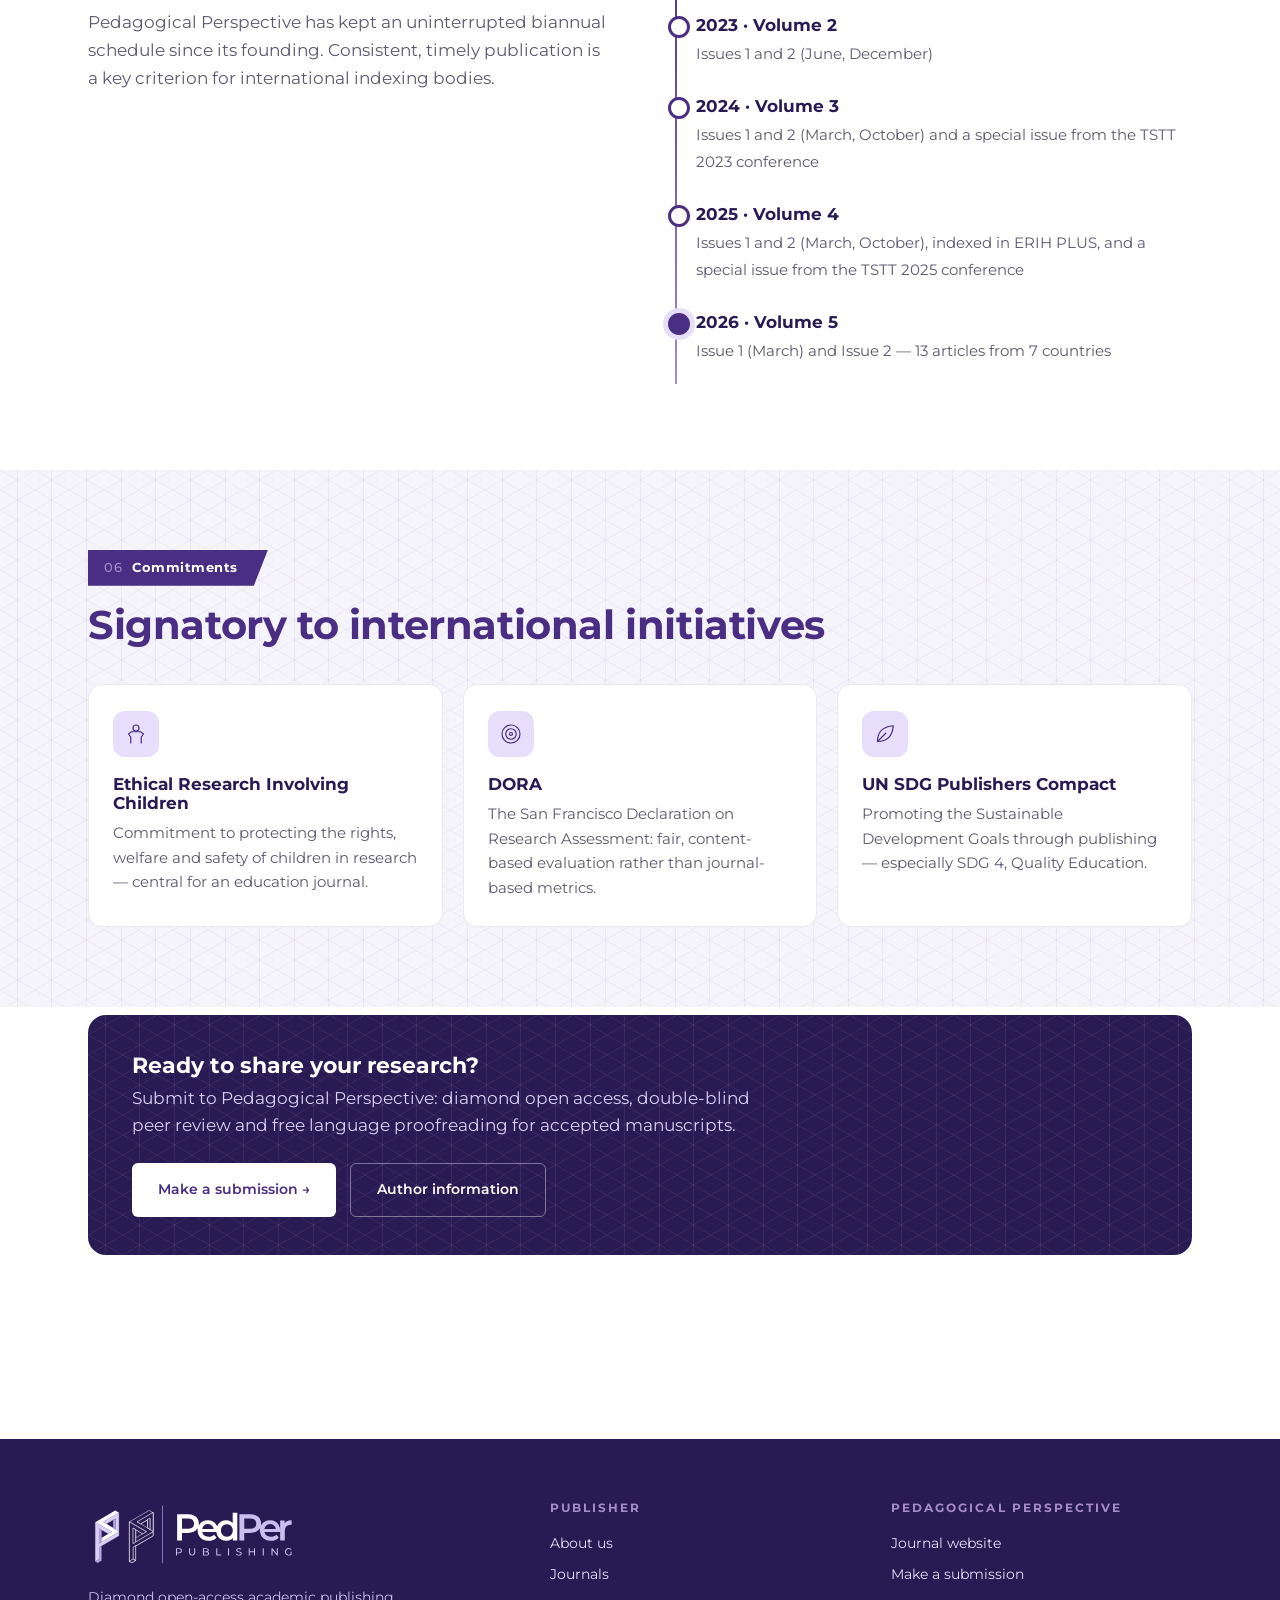
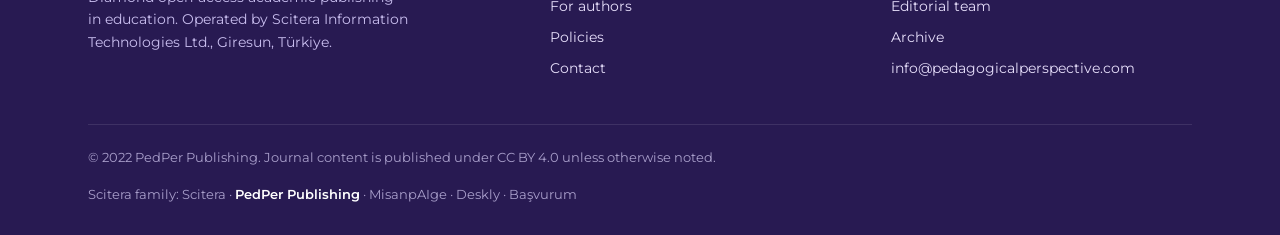
<file: docs/about.html>
<!DOCTYPE html>
<html lang="en">
<head>
<meta charset="utf-8">
<meta name="viewport" content="width=device-width, initial-scale=1">
<title>About us — PedPer Publishing</title>
<meta name="description" content="PedPer Publishing is a Türkiye-based, scholar-led, diamond open-access publisher in education, operated by Scitera Information Technologies Ltd.">
<link rel="canonical" href="https://pedper.com/about.html">
<meta property="og:type" content="website">
<meta property="og:site_name" content="PedPer Publishing">
<meta property="og:title" content="About us — PedPer Publishing">
<meta property="og:description" content="PedPer Publishing is a Türkiye-based, scholar-led, diamond open-access publisher in education, operated by Scitera Information Technologies Ltd.">
<meta property="og:url" content="https://pedper.com/about.html">
<meta name="theme-color" content="#281A52">
<link rel="icon" type="image/svg+xml" href="[data-uri]">
<link rel="preconnect" href="https://fonts.googleapis.com">
<link rel="preconnect" href="https://fonts.gstatic.com" crossorigin>
<link href="https://fonts.googleapis.com/css2?family=Montserrat:wght@400;500;600;700&display=swap" rel="stylesheet">
<style>
/* PedPer brand kit tokens */
:root{
  --night:#281A52; --dark:#4A2E83; --brand:#6E52A3; --logo:#8C7BC4; --lav:#A68CC8; --lav-l:#E6DEFA; --gray:#E9E9EE;
  --ink:#1E1B2E; --muted:#5C5870; --soft:#F6F4FB; --white:#FFFFFF;
  --font:"Montserrat",Arial,sans-serif;
  --wrap:1160px;
  --iso:url("data:image/svg+xml,%3Csvg xmlns='http://www.w3.org/2000/svg' width='34.64' height='60' viewBox='0 0 34.64 60'%3E%3Cpath d='M0 0 L34.64 20 M0 20 L34.64 40 M0 40 L34.64 60 M34.64 0 L0 20 M34.64 20 L0 40 M34.64 40 L0 60 M17.32 0 V60' stroke='%23A68CC8' stroke-opacity='.16' stroke-width='.8' fill='none'/%3E%3C/svg%3E");
}
*{box-sizing:border-box;margin:0;padding:0}
html{scroll-behavior:smooth}
body{font-family:var(--font);color:var(--ink);background:var(--white);line-height:1.65;font-size:16.5px;-webkit-font-smoothing:antialiased}
a{color:var(--brand);text-decoration:none}
:focus-visible{outline:2px solid var(--logo);outline-offset:3px;border-radius:4px}
.wrap{max-width:var(--wrap);margin:0 auto;padding:0 28px}
img.logo{display:block;height:auto}
h1,h2,h3{line-height:1.15;color:var(--dark)}
h2{font-size:clamp(1.8rem,3.2vw,2.5rem);font-weight:700;letter-spacing:-.01em}
h3{font-size:1.05rem;font-weight:700}
.lead{font-size:1.06rem;color:var(--muted);max-width:640px;margin-top:16px}
/* parallelogram section label (from brand kit) */
.label{display:inline-flex;align-items:center;gap:10px;background:var(--dark);color:#fff;font-weight:700;font-size:.82rem;letter-spacing:.04em;padding:7px 30px 7px 16px;clip-path:polygon(0 0,100% 0,calc(100% - 14px) 100%,0 100%)}
.label i{font-style:normal;font-weight:500;color:var(--lav)}
.sec-head h2{margin-top:18px}
.btn{display:inline-flex;align-items:center;gap:10px;font-family:inherit;font-weight:600;font-size:.9rem;padding:14px 26px;border-radius:6px;transition:background .2s,transform .2s,border-color .2s}
.btn:hover{transform:translateY(-1px)}
.btn-primary{background:var(--dark);color:#fff}
.btn-primary:hover{background:var(--brand)}
.btn-white{background:#fff;color:var(--dark)}
.btn-white:hover{background:var(--lav-l)}
.btn-ghost{border:1.5px solid rgb(255 255 255 / .4);color:#fff}
.btn-ghost:hover{border-color:#fff;background:rgb(255 255 255 / .06)}
section{padding:104px 0}

/* header */
header{position:sticky;top:0;z-index:30;background:rgb(255 255 255 / .95);backdrop-filter:blur(10px);border-bottom:1px solid var(--gray)}
.nav{display:flex;align-items:center;justify-content:space-between;height:78px}
.nav .home img{width:170px}
nav ul{display:flex;align-items:center;gap:30px;list-style:none}
nav a{font-size:.9rem;font-weight:500;color:var(--ink)}
nav a:hover{color:var(--brand)}
nav .btn{padding:10px 18px;font-size:.84rem;color:#fff}
.menu-btn{display:none;background:none;border:0;font-size:1.5rem;color:var(--dark);cursor:pointer}

/* hero */
.hero{position:relative;overflow:hidden;background:var(--night);background-image:var(--iso),radial-gradient(700px 480px at 82% 45%,rgb(110 82 163 / .6),transparent 70%);color:#fff;padding:104px 0 112px}
.hero::after{content:"";position:absolute;right:0;top:0;width:260px;height:260px;background:linear-gradient(225deg,rgb(166 140 200 / .35) 0 50%,transparent 50%)}
.hero-grid{position:relative;z-index:1;display:grid;grid-template-columns:1.15fr .85fr;gap:48px;align-items:center}
.kicker{font-size:.76rem;font-weight:600;letter-spacing:.28em;text-transform:uppercase;color:var(--lav)}
.hero h1{color:#fff;font-weight:700;font-size:clamp(2.4rem,5vw,3.8rem);letter-spacing:-.015em;margin-top:20px}
.hero h1 span{color:var(--logo)}
.hero .bar{width:72px;height:4px;background:var(--lav);border-radius:2px;margin:26px 0}
.hero p{font-size:1.12rem;color:#D9D0F5;max-width:560px}
.btns{display:flex;gap:14px;flex-wrap:wrap;margin-top:36px}
.hero-mark{justify-self:center;width:min(360px,100%)}
.hero-mark img{width:100%;filter:drop-shadow(0 30px 40px rgb(10 5 30 / .45))}

/* stats */
.stats-band{position:relative;z-index:2;margin-top:-52px}
.stats{background:#fff;border-radius:14px;box-shadow:0 20px 50px -20px rgb(40 26 82 / .3);display:grid;grid-template-columns:repeat(4,1fr);padding:30px 12px}
.stat{text-align:center;padding:0 10px}
.stat+.stat{border-left:1px solid var(--gray)}
.stat b{display:block;font-size:2.3rem;font-weight:700;color:var(--dark);letter-spacing:-.02em;line-height:1.15}
.stat span{font-size:.74rem;font-weight:600;letter-spacing:.16em;text-transform:uppercase;color:var(--muted)}
.stats-note{text-align:center;font-size:.76rem;color:var(--muted);margin-top:14px}

/* about */
.about{display:grid;grid-template-columns:1fr;gap:44px}
.traits{display:grid;grid-template-columns:repeat(3,1fr);gap:18px}
.trait{text-align:left;padding:30px 28px;border:1px solid var(--gray);border-radius:14px;transition:border-color .2s,transform .2s}
.trait:hover{border-color:var(--lav);transform:translateY(-3px)}
.trait .ic{width:60px;height:60px;border-radius:50%;background:var(--lav-l);display:grid;place-items:center;margin:0 0 18px}
.trait svg{width:32px;height:32px;fill:none;stroke:var(--dark);stroke-width:1.5;stroke-linecap:round;stroke-linejoin:round}
.trait p{font-size:.94rem;color:var(--muted);margin-top:8px}

/* journals */
#journals{background:var(--soft);background-image:var(--iso)}
.journal{display:grid;grid-template-columns:250px 1fr;gap:52px;background:#fff;border:1px solid var(--gray);border-radius:18px;padding:44px;margin-top:44px;align-items:center;box-shadow:0 24px 50px -32px rgb(40 26 82 / .4)}
.jcover{aspect-ratio:210/297;border-radius:6px;background:#fff;box-shadow:0 18px 36px -12px rgb(40 26 82 / .35);position:relative;overflow:hidden;padding:18px;border:1px solid var(--gray)}
.jcover .hd{display:flex;justify-content:space-between;align-items:flex-start;border-bottom:2px solid var(--dark);padding-bottom:10px}
.jcover .hd img{width:90px}
.jcover .hd small{font-size:.5rem;color:var(--muted);text-align:right;line-height:1.4}
.jcover h4{font-size:1.15rem;font-weight:700;color:var(--night);line-height:1.12;margin-top:22px}
.jcover .art{position:absolute;left:0;right:0;bottom:0;height:40%;background:var(--night);background-image:var(--iso)}
.jcover .art::before{content:"";position:absolute;left:0;top:-30px;width:100%;height:30px;background:linear-gradient(to bottom right,transparent 50%,var(--night) 50.5%)}
.jcover .art img{position:absolute;right:16px;bottom:18px;width:78px}
.journal h3{font-size:1.9rem;color:var(--night)}
.meta{display:flex;flex-wrap:wrap;gap:8px;margin:16px 0 20px}
.tag{font-size:.76rem;font-weight:600;background:var(--soft);border:1px solid var(--gray);color:var(--ink);padding:6px 12px;border-radius:99px}
.tag.on{background:var(--lav-l);border-color:transparent;color:var(--dark)}
.journal p{color:var(--muted)}
.soon{margin-top:22px;display:flex;align-items:center;gap:18px;border:1.5px dashed var(--lav);border-radius:14px;padding:22px 28px;color:var(--muted);font-size:.95rem;background:#fff}
.soon .plus{flex:none;width:40px;height:40px;border-radius:50%;background:var(--lav-l);color:var(--dark);display:grid;place-items:center;font-weight:700;font-size:1.2rem}
.soon strong{color:var(--dark)}

/* policies */
.pol-grid{display:grid;grid-template-columns:repeat(3,1fr);gap:20px;margin-top:44px}
.pol{border:1px solid var(--gray);border-radius:14px;padding:30px 28px;position:relative;overflow:hidden;transition:border-color .2s,transform .2s}
.pol::after{content:"";position:absolute;left:0;bottom:0;height:3px;width:0;background:linear-gradient(90deg,var(--dark),var(--lav));transition:width .3s}
.pol:hover{border-color:var(--lav-l);transform:translateY(-2px)}
.pol:hover::after{width:100%}
.pol .ic{width:48px;height:48px;border-radius:12px;background:var(--lav-l);display:grid;place-items:center}
.pol svg{width:24px;height:24px;fill:none;stroke:var(--dark);stroke-width:1.6;stroke-linecap:round;stroke-linejoin:round}
.pol h3{margin-top:18px;color:var(--night)}
.pol p{color:var(--muted);font-size:.93rem;margin-top:8px}

/* contact */
.contact{position:relative;overflow:hidden;background:var(--night);background-image:var(--iso),radial-gradient(500px 300px at 90% 20%,rgb(110 82 163 / .55),transparent 70%);border-radius:20px;padding:60px;color:#fff;display:grid;grid-template-columns:1.1fr .9fr;gap:48px;align-items:center}
.contact::after{content:"";position:absolute;right:0;bottom:0;width:180px;height:130px;background:linear-gradient(135deg,transparent 50%,rgb(166 140 200 / .4) 50%)}
.contact>*{position:relative;z-index:1}
.contact h2{color:#fff;margin-top:18px}
.contact .lead{color:#D9D0F5}
.contact .label{background:var(--lav);color:var(--night)}
.contact .label i{color:var(--dark)}
.c-card{background:rgb(255 255 255 / .06);border:1px solid rgb(255 255 255 / .14);border-radius:14px;padding:30px}
.c-card dt{font-size:.7rem;font-weight:700;text-transform:uppercase;letter-spacing:.18em;color:var(--lav);margin-top:22px}
.c-card dt:first-child{margin-top:0}
.c-card dd{font-size:1.05rem;font-weight:500;margin-top:4px;word-break:break-word}
.c-card a{color:#fff;border-bottom:1px solid var(--logo)}
.c-card a:hover{color:var(--lav-l)}

/* footer */
footer{background:var(--night);color:#C9BEEF;font-size:.88rem;margin-top:104px}
.foot-main{display:grid;grid-template-columns:1.4fr 1fr 1fr;gap:40px;padding:60px 0 44px}
.foot-main .home img{width:210px}
.foot-main p{margin-top:16px;max-width:320px;line-height:1.6}
footer h4{font-size:.72rem;font-weight:700;letter-spacing:.18em;text-transform:uppercase;color:var(--lav);margin-bottom:14px}
footer ul{list-style:none;display:grid;gap:8px}
footer a{color:#E6DEFA}
footer a:hover{color:#fff}
.foot-bottom{border-top:1px solid rgb(255 255 255 / .1);padding:22px 0 30px;display:flex;justify-content:space-between;gap:16px;flex-wrap:wrap;font-size:.8rem;color:#A99FCB}
.family a{color:#A99FCB}
.family a:hover{color:#fff}
.family .cur{color:#fff;font-weight:600}

@media (max-width:960px){
  nav ul{display:none;position:absolute;top:78px;left:0;right:0;background:#fff;flex-direction:column;align-items:stretch;gap:0;padding:8px 0 16px;border-bottom:1px solid var(--gray);box-shadow:0 14px 30px rgb(40 26 82 / .08)}
  nav ul.open{display:flex}
  nav li a{display:block;padding:14px 28px}
  nav li .btn{margin:8px 28px 0;justify-content:center}
  .menu-btn{display:block}
  .hero{padding:72px 0 100px}
  .hero-grid,.about,.contact,.journal,.foot-main{grid-template-columns:1fr}
  .hero-mark{width:130px;justify-self:start;order:-1;margin-bottom:-8px}
  .stats{grid-template-columns:repeat(2,1fr);row-gap:20px}
  .stat:nth-child(3){border-left:0}
  .traits{grid-template-columns:1fr}
  .about{gap:36px}
  .pol-grid{grid-template-columns:1fr}
  .journal{padding:28px;gap:30px}
  .jcover{max-width:220px}
  .contact{padding:40px 26px}
  section{padding:80px 0}
}

.traits{grid-template-columns:repeat(4,1fr)!important}
.btn-outline{border:1.5px solid var(--lav);color:var(--dark)}
.btn-outline:hover{border-color:var(--dark)}
.facts{display:grid;grid-template-columns:1fr 1fr;gap:16px;margin-top:22px;padding-top:18px;border-top:1px solid var(--gray)}
.facts dt{font-size:.7rem;font-weight:700;letter-spacing:.16em;text-transform:uppercase;color:var(--lav)}
.facts dd{font-size:.95rem;font-weight:500;margin-top:2px}
.indexed{margin-top:16px;font-size:.86rem;color:var(--muted);line-height:1.7}
.indexed span,.commit span{display:block;font-size:.7rem;font-weight:700;letter-spacing:.16em;text-transform:uppercase;color:var(--lav);margin-bottom:2px}
a.pol{color:inherit;display:block}
.commit{display:grid;grid-template-columns:1fr 1fr;gap:20px;margin-top:22px}
.commit div{background:var(--soft);border-radius:12px;padding:18px 22px;font-size:.92rem;font-weight:500;color:var(--dark)}
.c-card dd.addr{font-size:.92rem;line-height:1.5}
@media (max-width:960px){.traits{grid-template-columns:1fr!important}.facts,.commit{grid-template-columns:1fr}}
@media (min-width:961px) and (max-width:1180px){.traits{grid-template-columns:repeat(2,1fr)!important}}
@media (prefers-reduced-motion:reduce){*{transition:none!important;scroll-behavior:auto!important}}

/* ---------- shared additions ---------- */
.traits{grid-template-columns:repeat(4,1fr)}
.btn-outline{border:1.5px solid var(--lav);color:var(--dark)}
.btn-outline:hover{border-color:var(--dark)}
nav a.active{color:var(--brand);font-weight:600}
nav a.active:not(.btn){box-shadow:inset 0 -2px 0 var(--lav)}
nav a.btn.active{color:#fff;background:var(--dark);box-shadow:0 0 0 3px var(--lav-l)}
.facts{display:grid;grid-template-columns:1fr 1fr;gap:16px;margin-top:22px;padding-top:18px;border-top:1px solid var(--gray)}
.facts dt,.indexed span,.commit span,.eyebrow{display:block;font-size:.7rem;font-weight:700;letter-spacing:.16em;text-transform:uppercase;color:var(--lav)}
.facts dd{font-size:.95rem;font-weight:500;margin-top:2px}
.indexed{margin-top:16px;font-size:.86rem;color:var(--muted);line-height:1.7}
a.pol{color:inherit;display:block}
.commit{display:grid;grid-template-columns:1fr 1fr;gap:20px;margin-top:22px}
.commit div{background:var(--soft);border-radius:12px;padding:18px 22px;font-size:.92rem;font-weight:500;color:var(--dark)}
.c-card dd.addr{font-size:.92rem;line-height:1.5}
.more{margin-top:28px}
.link{font-weight:600;display:inline-flex;gap:8px;align-items:center}
.link:hover{color:var(--dark)}

/* ---------- sub pages ---------- */
.page-hero{position:relative;overflow:hidden;background:var(--night);background-image:var(--iso),radial-gradient(600px 360px at 85% 30%,rgb(110 82 163 / .55),transparent 70%);color:#fff;padding:64px 0 70px}
.page-hero::after{content:"";position:absolute;right:0;top:0;width:200px;height:200px;background:linear-gradient(225deg,rgb(166 140 200 / .35) 0 50%,transparent 50%)}
.page-hero .wrap{position:relative;z-index:1}
.crumbs{font-size:.8rem;color:var(--lav)}
.crumbs a{color:#D9D0F5}
.crumbs a:hover{color:#fff}
.page-hero h1{color:#fff;font-size:clamp(2rem,4.2vw,3rem);font-weight:700;margin-top:14px;letter-spacing:-.01em}
.page-hero p{color:#D9D0F5;font-size:1.1rem;max-width:720px;margin-top:16px}
.page-hero .bar{width:64px;height:4px;background:var(--lav);border-radius:2px;margin-top:24px}
.sub-sec{padding:80px 0}
.sub-sec.alt{background:var(--soft);background-image:var(--iso)}
.sub-sec h2{margin-top:16px}
.two{display:grid;grid-template-columns:1fr 1fr;gap:56px;align-items:start}
.prose p{color:var(--muted);margin-top:14px}
.prose p:first-child{margin-top:0}
.prose strong{color:var(--ink)}
.cards{display:grid;grid-template-columns:repeat(3,1fr);gap:20px;margin-top:36px}
.cards.c2{grid-template-columns:repeat(2,1fr)}
.cards.c4{grid-template-columns:repeat(4,1fr)}
.card{background:#fff;border:1px solid var(--gray);border-radius:14px;padding:26px 24px}
.card h3{color:var(--night)}
.card p{color:var(--muted);font-size:.93rem;margin-top:8px}
.card .ic{width:46px;height:46px;border-radius:12px;background:var(--lav-l);display:grid;place-items:center;margin-bottom:16px}
.card svg{width:24px;height:24px;fill:none;stroke:var(--dark);stroke-width:1.6;stroke-linecap:round;stroke-linejoin:round}
.checks{list-style:none;margin-top:18px;display:grid;gap:12px}
.checks li{position:relative;padding-left:32px;color:var(--muted)}
.checks li::before{content:"";position:absolute;left:0;top:3px;width:20px;height:20px;border-radius:50%;background:var(--lav-l) url("data:image/svg+xml,%3Csvg xmlns='http://www.w3.org/2000/svg' viewBox='0 0 20 20'%3E%3Cpath d='M6 10.5l2.5 2.5L14 7.5' fill='none' stroke='%234A2E83' stroke-width='1.8' stroke-linecap='round' stroke-linejoin='round'/%3E%3C/svg%3E") center/100% no-repeat}
.checks li strong{color:var(--ink)}
.checks.no li::before{background:#FBECEC url("data:image/svg+xml,%3Csvg xmlns='http://www.w3.org/2000/svg' viewBox='0 0 20 20'%3E%3Cpath d='M7 7l6 6M13 7l-6 6' fill='none' stroke='%23B03A3A' stroke-width='1.8' stroke-linecap='round'/%3E%3C/svg%3E") center/100% no-repeat}
table.spec{width:100%;border-collapse:collapse;margin-top:28px;background:#fff;border:1px solid var(--gray);border-radius:14px;overflow:hidden;font-size:.95rem}
table.spec th,table.spec td{text-align:left;padding:14px 20px;border-bottom:1px solid var(--gray);vertical-align:top}
table.spec tr:last-child th,table.spec tr:last-child td{border-bottom:0}
table.spec th{width:34%;font-weight:600;color:var(--dark);background:var(--soft)}
table.spec thead th{background:var(--dark);color:#fff;font-size:.75rem;letter-spacing:.14em;text-transform:uppercase;width:auto}
table.spec td{color:var(--ink)}
.timeline{list-style:none;margin-top:36px;position:relative;padding-left:28px}
.timeline::before{content:"";position:absolute;left:7px;top:6px;bottom:6px;width:2px;background:linear-gradient(var(--dark),var(--lav))}
.timeline li{position:relative;padding:0 0 26px}
.timeline li::before{content:"";position:absolute;left:-28px;top:4px;width:16px;height:16px;border-radius:50%;background:#fff;border:3px solid var(--dark)}
.timeline li.now::before{background:var(--dark);box-shadow:0 0 0 5px var(--lav-l)}
.timeline b{display:block;color:var(--night);font-size:1.05rem}
.timeline span{color:var(--muted);font-size:.93rem}
.steps{list-style:none;counter-reset:s;display:grid;grid-template-columns:repeat(4,1fr);gap:18px;margin-top:36px}
.steps li{counter-increment:s;background:#fff;border:1px solid var(--gray);border-radius:14px;padding:24px 22px;position:relative}
.steps li::before{content:counter(s);display:grid;place-items:center;width:34px;height:34px;border-radius:50%;background:var(--dark);color:#fff;font-weight:700;font-size:.9rem;margin-bottom:14px}
.steps b{display:block;color:var(--night)}
.steps em{display:inline-block;font-style:normal;font-size:.72rem;font-weight:700;letter-spacing:.06em;color:var(--dark);background:var(--lav-l);border-radius:99px;padding:3px 10px;margin-top:8px}
.steps p{color:var(--muted);font-size:.9rem;margin-top:8px}
.chips{display:flex;flex-wrap:wrap;gap:8px;margin-top:20px}
.chips span{font-size:.82rem;font-weight:500;background:#fff;border:1px solid var(--gray);border-radius:99px;padding:7px 14px;color:var(--ink)}
.chips.lav span{background:var(--lav-l);border-color:transparent;color:var(--dark)}
.kpis{display:grid;grid-template-columns:repeat(4,1fr);gap:18px;margin-top:36px}
.kpi{background:#fff;border:1px solid var(--gray);border-radius:14px;padding:24px;text-align:center}
.kpi b{display:block;font-size:2rem;font-weight:700;color:var(--dark);line-height:1.1}
.kpi span{font-size:.78rem;font-weight:600;color:var(--muted);letter-spacing:.06em}
.issues{list-style:none;margin-top:28px;display:grid;grid-template-columns:repeat(2,1fr);gap:12px}
.issues a{display:flex;justify-content:space-between;gap:16px;align-items:center;background:#fff;border:1px solid var(--gray);border-radius:12px;padding:16px 20px;color:var(--ink);transition:border-color .2s}
.issues a:hover{border-color:var(--lav)}
.issues b{color:var(--night);font-weight:600}
.issues small{display:block;color:var(--muted);font-size:.84rem}
.issues .tag{white-space:nowrap}
.pgroup{margin-top:56px}
.pgroup:first-of-type{margin-top:8px}
.pgroup-head{display:flex;align-items:baseline;justify-content:space-between;gap:16px;border-bottom:2px solid var(--dark);padding-bottom:12px}
.pgroup-head h2{font-size:1.5rem;margin:0}
.pgroup-head span{font-size:.84rem;color:var(--muted)}
.plist{display:grid;grid-template-columns:repeat(2,1fr);gap:0 40px}
.plist a{display:block;padding:20px 0;border-bottom:1px solid var(--gray);color:inherit}
.plist a:hover h3{color:var(--brand)}
.plist h3{color:var(--night);display:flex;justify-content:space-between;gap:12px}
.plist h3::after{content:"↗";color:var(--lav);font-weight:500}
.plist p{color:var(--muted);font-size:.92rem;margin-top:6px}
.toc{position:sticky;top:100px;background:#fff;border:1px solid var(--gray);border-radius:14px;padding:22px}
.toc a{display:block;padding:7px 0;color:var(--ink);font-size:.92rem;font-weight:500;border-bottom:1px dashed var(--gray)}
.toc a:last-child{border-bottom:0}
.toc a:hover{color:var(--brand)}
.with-toc{display:grid;grid-template-columns:240px 1fr;gap:48px;align-items:start}
.callout{display:flex;justify-content:space-between;align-items:center;gap:24px;flex-wrap:wrap;background:var(--night);background-image:var(--iso);color:#fff;border-radius:18px;padding:38px 44px;margin-top:8px}
.callout h3{color:#fff;font-size:1.4rem}
.callout p{color:#D9D0F5;margin-top:6px;max-width:620px}
.people{display:grid;grid-template-columns:repeat(3,1fr);gap:20px;margin-top:36px}
.person{background:#fff;border:1px solid var(--gray);border-radius:14px;padding:26px}
.person .role{font-size:.7rem;font-weight:700;letter-spacing:.16em;text-transform:uppercase;color:var(--lav)}
.person h3{margin-top:8px;color:var(--night);font-size:1.15rem}
.person p{color:var(--muted);font-size:.92rem;margin-top:6px;line-height:1.6}
.person a{font-weight:600;word-break:break-word}
@media (max-width:960px){
  .traits,.cards,.cards.c2,.cards.c4,.steps,.kpis,.issues,.plist,.people,.two,.with-toc,.facts,.commit{grid-template-columns:1fr}
  .toc{position:static}
  .page-hero{padding:48px 0 54px}
  .sub-sec{padding:60px 0}
  .callout{padding:30px 26px}
  table.spec th{width:40%}
  table.spec th,table.spec td{padding:12px 14px;word-break:break-word;overflow-wrap:anywhere}
  .chips span{white-space:normal}
}
@media (min-width:961px) and (max-width:1180px){.traits,.cards.c4,.steps,.kpis{grid-template-columns:repeat(2,1fr)}}

/* ---------- contact (Scitera-style) ---------- */
.c-head{background:var(--soft);border-bottom:1px solid var(--gray);padding:56px 0 52px}
.c-head .crumbs{color:var(--muted)}
.c-head .crumbs a{color:var(--brand)}
.c-head h1{font-size:clamp(2.2rem,4.4vw,3rem);font-weight:700;color:var(--night);margin-top:12px;letter-spacing:-.01em}
.c-head p{color:var(--muted);font-size:1.08rem;margin-top:12px;max-width:640px}
.c-main{padding:64px 0 88px}
.c-grid{display:grid;grid-template-columns:minmax(260px,.75fr) 1.6fr;gap:28px;align-items:start}
.c-info dl{display:grid;gap:20px}
.c-info dt{font-size:.76rem;font-weight:600;color:var(--muted)}
.c-info dd{font-weight:500;color:var(--ink);margin-top:3px;line-height:1.5;word-break:break-word}
.c-info dd a{color:var(--ink)}
.c-info dd a:hover{color:var(--brand)}
.map{position:relative;margin-top:28px;height:240px;border-radius:14px;background:var(--gray);background-image:var(--iso);overflow:hidden;border:1px solid var(--gray)}
.map iframe{position:absolute;inset:0;width:100%;height:100%;border:0}
.map-open{position:absolute;left:12px;top:12px;z-index:2;background:#fff;border-radius:8px;padding:6px 12px;font-size:.8rem;font-weight:600;color:var(--dark);box-shadow:0 2px 8px rgb(40 26 82 / .12)}
.map-open:hover{color:var(--brand)}
.map-consent{position:absolute;left:14px;right:14px;bottom:14px}
.btn-map{font:inherit;font-size:.82rem;font-weight:600;background:#fff;color:var(--ink);border:1px solid var(--line-strong,#83838a);border-radius:8px;padding:8px 14px;cursor:pointer}
.btn-map:hover{border-color:var(--dark);color:var(--dark)}
.map-consent small{display:block;margin-top:8px;font-size:.74rem;color:var(--muted)}
.c-form{background:#fff;border:1px solid var(--gray);border-radius:16px;padding:30px;box-shadow:0 10px 30px -18px rgb(40 26 82 / .25);display:grid;gap:18px}
.c-form .row2{display:grid;grid-template-columns:1fr 1fr;gap:16px}
.c-form label{display:grid;gap:7px;font-size:.88rem;font-weight:600;color:var(--ink)}
.c-form .lt b{color:#C0392B;margin-left:3px;font-weight:600}
.c-form input,.c-form select,.c-form textarea{font:inherit;font-weight:400;font-size:.93rem;color:var(--ink);background:var(--soft);border:1px solid #D9D3E6;border-radius:8px;padding:11px 13px;width:100%}
.c-form textarea{resize:vertical;min-height:150px}
.c-form input:focus,.c-form select:focus,.c-form textarea:focus{outline:2px solid var(--lav);outline-offset:0;border-color:var(--brand);background:#fff}
.c-count{text-align:right;font-size:.78rem;color:var(--muted);margin-top:-10px}
.c-err{color:#B03A3A;font-size:.86rem;font-weight:500}
.c-foot{display:flex;justify-content:space-between;align-items:center;gap:18px;flex-wrap:wrap;margin-top:6px}
.c-foot p{font-size:.86rem;color:var(--muted);max-width:420px}
.c-foot .btn svg{margin-right:2px}
@media (max-width:960px){.c-grid,.c-form .row2{grid-template-columns:1fr}.c-head{padding:40px 0 36px}.c-main{padding:40px 0 60px}.c-form{padding:22px}}
</style>
</head>
<body>
<header>
  <div class="wrap nav">
    <a href="index.html" class="home" aria-label="PedPer Publishing home"><img class="logo" src="[data-uri]" alt="PedPer Publishing" width="170" height="57"></a>
    <nav aria-label="Main">
      <button class="menu-btn" aria-label="Menu" aria-controls="menu" onclick="document.getElementById('menu').classList.toggle('open')">☰</button>
      <ul id="menu"><li><a href="index.html">Home</a></li><li><a href="about.html" class="active">About</a></li><li><a href="journals.html">Journals</a></li><li><a href="authors.html">For Authors</a></li><li><a href="policies.html">Policies</a></li><li><a href="contact.html" class="btn btn-primary">Contact</a></li></ul>
    </nav>
  </div>
</header>
<main>
<section class="page-hero">
  <div class="wrap">
    <div class="crumbs"><a href="index.html">Home</a> / About</div>
    <h1>About PedPer Publishing</h1>
    <p>A Türkiye-based, scholar-led academic publisher dedicated to education — committed to transparent, ethical and inclusive scholarly publishing.</p>
    <div class="bar"></div>
  </div>
</section>

<section class="sub-sec">
  <div class="wrap two">
    <div>
      <div class="label"><i>01</i>Who we are</div>
      <h2>Scholar-led publishing for a global readership</h2>
    </div>
    <div class="prose">
      <p>PedPer Publishing publishes <strong>Pedagogical Perspective</strong> (eISSN 2822-4841), an international, peer-reviewed journal in education founded in 2022. Our aim is to disseminate rigorous educational research to a global readership, free of charge for both readers and authors.</p>
      <p>PedPer Publishing is operated by <strong>Scitera Information Technologies Ltd.</strong>, based in the Giresun Technology Development Zone, Türkiye, and is part of the Scitera family of academic tools and services.</p>
      <p>Our editorial and publishing practices are guided by the <strong>Committee on Publication Ethics (COPE)</strong>, and every policy is publicly documented.</p>
    </div>
  </div>
</section>

<section class="sub-sec alt">
  <div class="wrap">
    <div class="label"><i>02</i>What we stand for</div>
    <h2>Our principles</h2>
    <div class="cards c4">
      <div class="card"><div class="ic"><svg viewBox="0 0 32 32"><path d="M16 8c-3.5-2-8-3-13-2v19c5-1 9.5 0 13 2 3.5-2 8-3 13-2V6c-5-1-9.5 0-13 2z"/><path d="M16 8v19"/></svg></div><h3>Diamond open access</h3><p>All content is immediately and permanently free to read. No APCs, submission, review, page or colour charges.</p></div>
      <div class="card"><div class="ic"><svg viewBox="0 0 32 32"><path d="M16 3l11 4v8c0 7-5 12-11 14C10 27 5 22 5 15V7z"/><path d="M11 16l4 4 7-8"/></svg></div><h3>Rigorous review</h3><p>Double-blind peer review by at least two independent reviewers, guided by COPE’s ethical guidelines.</p></div>
      <div class="card"><div class="ic"><svg viewBox="0 0 32 32"><path d="M16 5v22M8 27h16M5 11h22M9 11l-4 8a4 4 0 0 0 8 0zM23 11l-4 8a4 4 0 0 0 8 0z"/></svg></div><h3>Editorial independence</h3><p>A documented separation between publisher and Editor-in-Chief protects editorial decisions.</p></div>
      <div class="card"><div class="ic"><svg viewBox="0 0 32 32"><circle cx="16" cy="16" r="12"/><path d="M11 21L21 11M12 12h.01M20 20h.01"/></svg></div><h3>Non-commercial</h3><p>Our journals accept no advertising and no commercial sponsorship that could influence editorial decisions.</p></div>
    </div>
  </div>
</section>

<section class="sub-sec">
  <div class="wrap two">
    <div>
      <div class="label"><i>03</i>Governance</div>
      <h2>Separation of publisher and editor</h2>
      <p class="lead">To strengthen editorial integrity, accountability and independence, the Publisher and the Editor-in-Chief are different, independent people with distinct responsibilities.</p>
    </div>
    <div>
      <ul class="checks">
        <li><strong>No publisher influence.</strong> The publisher has no authority to influence, override or reverse editorial decisions.</li>
        <li><strong>Full editorial autonomy.</strong> The Editor-in-Chief decides independently on manuscript evaluation, peer review and publication.</li>
        <li><strong>Transparent conflicts of interest.</strong> Any potential conflict involving the publisher or the editor is managed under the journal’s COI policy.</li>
        <li><strong>Publicly documented.</strong> The structure is published openly for authors, reviewers and indexing bodies.</li>
      </ul>
      <div class="people" style="grid-template-columns:1fr 1fr;margin-top:28px">
        <div class="person"><div class="role">Publisher</div><h3>PedPer Publishing</h3><p>Operated by Scitera Information Technologies Ltd.<br>Giresun, Türkiye</p></div>
        <div class="person"><div class="role">Editor-in-Chief</div><h3>Emrah Akman</h3><p>Ordu University, Türkiye<br><a href="mailto:editor@pedagogicalperspective.com">editor@pedagogicalperspective.com</a></p></div>
      </div>
    </div>
  </div>
</section>

<section class="sub-sec alt">
  <div class="wrap">
    <div class="label"><i>04</i>Infrastructure</div>
    <h2>Technical infrastructure</h2>
    <p class="lead">Established, community-trusted services support every stage of publishing, discovery and preservation.</p>
    <div class="cards">
      <div class="card"><div class="ic"><svg viewBox="0 0 32 32"><rect x="5" y="5" width="22" height="9" rx="2"/><rect x="5" y="18" width="22" height="9" rx="2"/><path d="M10 9.5h.01M10 22.5h.01"/></svg></div><h3>Open Journal Systems</h3><p>Submission, peer review and publishing platform developed by the Public Knowledge Project (PKP).</p></div>
      <div class="card"><div class="ic"><svg viewBox="0 0 32 32"><path d="M13 19l6-6M11 14l-3 3a5 5 0 0 0 7 7l3-3M21 18l3-3a5 5 0 0 0-7-7l-3 3"/></svg></div><h3>Crossref DOIs</h3><p>Every article receives a persistent DOI under the prefix 10.29329, with interoperable metadata.</p></div>
      <div class="card"><div class="ic"><svg viewBox="0 0 32 32"><rect x="4" y="6" width="24" height="6" rx="1.5"/><path d="M6 12v13a1 1 0 0 0 1 1h18a1 1 0 0 0 1-1V12M13 17h6"/></svg></div><h3>LOCKSS · CLOCKSS · PKP PN</h3><p>Distributed digital preservation networks secure long-term access to all published content.</p></div>
      <div class="card"><div class="ic"><svg viewBox="0 0 32 32"><path d="M6 6a20 20 0 0 1 20 20M6 13a13 13 0 0 1 13 13"/><circle cx="7" cy="25" r="1.5"/></svg></div><h3>OAI-PMH &amp; feeds</h3><p>Metadata is freely harvestable by libraries, aggregators and repositories; RSS and Atom feeds are available.</p></div>
      <div class="card"><div class="ic"><svg viewBox="0 0 32 32"><circle cx="14" cy="14" r="9"/><path d="M21 21l7 7"/></svg></div><h3>iThenticate</h3><p>Plagiarism and similarity screening for every submission before peer review.</p></div>
      <div class="card"><div class="ic"><svg viewBox="0 0 32 32"><path d="M20 5l7 7L12 27H5v-7z"/><path d="M17 8l7 7"/></svg></div><h3>Paperpal by Editage</h3><p>Complimentary language proofreading for all accepted manuscripts.</p></div>
    </div>
  </div>
</section>

<section class="sub-sec">
  <div class="wrap two">
    <div>
      <div class="label"><i>05</i>Track record</div>
      <h2>Publication history</h2>
      <p class="lead">Pedagogical Perspective has kept an uninterrupted biannual schedule since its founding. Consistent, timely publication is a key criterion for international indexing bodies.</p>
    </div>
    <ol class="timeline">
      <li><b>2022 · Volume 1</b><span>Founding year — Issues 1 and 2 (June, December)</span></li>
      <li><b>2023 · Volume 2</b><span>Issues 1 and 2 (June, December)</span></li>
      <li><b>2024 · Volume 3</b><span>Issues 1 and 2 (March, October) and a special issue from the TSTT 2023 conference</span></li>
      <li><b>2025 · Volume 4</b><span>Issues 1 and 2 (March, October), indexed in ERIH PLUS, and a special issue from the TSTT 2025 conference</span></li>
      <li class="now"><b>2026 · Volume 5</b><span>Issue 1 (March) and Issue 2 — 13 articles from 7 countries</span></li>
    </ol>
  </div>
</section>

<section class="sub-sec alt">
  <div class="wrap">
    <div class="label"><i>06</i>Commitments</div>
    <h2>Signatory to international initiatives</h2>
    <div class="cards">
      <a class="card pol" href="https://pedagogicalperspective.com/index.php/pub/ethicalchildren" rel="noopener"><div class="ic"><svg viewBox="0 0 32 32"><circle cx="16" cy="8" r="4"/><path d="M9 28v-8l-3-4 4-3h12l4 3-3 4v8"/></svg></div><h3>Ethical Research Involving Children</h3><p>Commitment to protecting the rights, welfare and safety of children in research — central for an education journal.</p></a>
      <a class="card pol" href="https://pedagogicalperspective.com/index.php/pub/decresassess" rel="noopener"><div class="ic"><svg viewBox="0 0 32 32"><circle cx="16" cy="16" r="12"/><circle cx="16" cy="16" r="7"/><circle cx="16" cy="16" r="2"/></svg></div><h3>DORA</h3><p>The San Francisco Declaration on Research Assessment: fair, content-based evaluation rather than journal-based metrics.</p></a>
      <a class="card pol" href="https://pedagogicalperspective.com/index.php/pub/sustainabledevgoals" rel="noopener"><div class="ic"><svg viewBox="0 0 32 32"><path d="M6 26C6 12 14 6 27 5c-1 13-7 21-21 21z"/><path d="M6 26l11-11"/></svg></div><h3>UN SDG Publishers Compact</h3><p>Promoting the Sustainable Development Goals through publishing — especially SDG 4, Quality Education.</p></a>
    </div>
  </div>
</section>
<section class="sub-sec" style="padding-top:0">
  <div class="wrap">
    <div class="callout">
      <div><h3>Ready to share your research?</h3><p>Submit to Pedagogical Perspective: diamond open access, double-blind peer review and free language proofreading for accepted manuscripts.</p></div>
      <div class="btns" style="margin-top:0"><a class="btn btn-white" href="https://pedagogicalperspective.com/index.php/pub/about/submissions" rel="noopener">Make a submission →</a><a class="btn btn-ghost" href="authors.html">Author information</a></div>
    </div>
  </div>
</section>
</main>

<footer>
  <div class="wrap">
    <div class="foot-main">
      <div>
        <a href="index.html" class="home" aria-label="PedPer Publishing home"><img class="logo" src="[data-uri]" alt="PedPer Publishing" width="210" height="70"></a>
        <p>Diamond open-access academic publishing in education. Operated by Scitera Information Technologies Ltd., Giresun, Türkiye.</p>
      </div>
      <div>
        <h4>Publisher</h4>
        <ul><li><a href="about.html">About us</a></li><li><a href="journals.html">Journals</a></li><li><a href="authors.html">For authors</a></li><li><a href="policies.html">Policies</a></li><li><a href="contact.html">Contact</a></li></ul>
      </div>
      <div>
        <h4>Pedagogical Perspective</h4>
        <ul><li><a href="https://pedagogicalperspective.com" rel="noopener">Journal website</a></li><li><a href="https://pedagogicalperspective.com/index.php/pub/about/submissions" rel="noopener">Make a submission</a></li><li><a href="https://pedagogicalperspective.com/index.php/pub/about/editorialTeam" rel="noopener">Editorial team</a></li><li><a href="https://pedagogicalperspective.com/index.php/pub/issue/archive" rel="noopener">Archive</a></li><li><a href="mailto:info@pedagogicalperspective.com">info@pedagogicalperspective.com</a></li></ul>
      </div>
    </div>
    <div class="foot-bottom">
      <span>© 2022 PedPer Publishing. Journal content is published under CC BY 4.0 unless otherwise noted.</span>
      <span class="family">Scitera family: <a href="https://scitera.net/" rel="noopener">Scitera</a> · <span class="cur">PedPer Publishing</span> · <a href="https://misanpaige.com" rel="noopener">MisanpAIge</a> · <a href="https://desk-ly.com" rel="noopener">Deskly</a> · <a href="https://basvurum.net" rel="noopener">Başvurum</a></span>
    </div>
  </div>
</footer>
<script>
document.querySelectorAll('#menu a').forEach(a=>a.addEventListener('click',()=>document.getElementById('menu').classList.remove('open')));
</script>
</body>
</html>
</file>
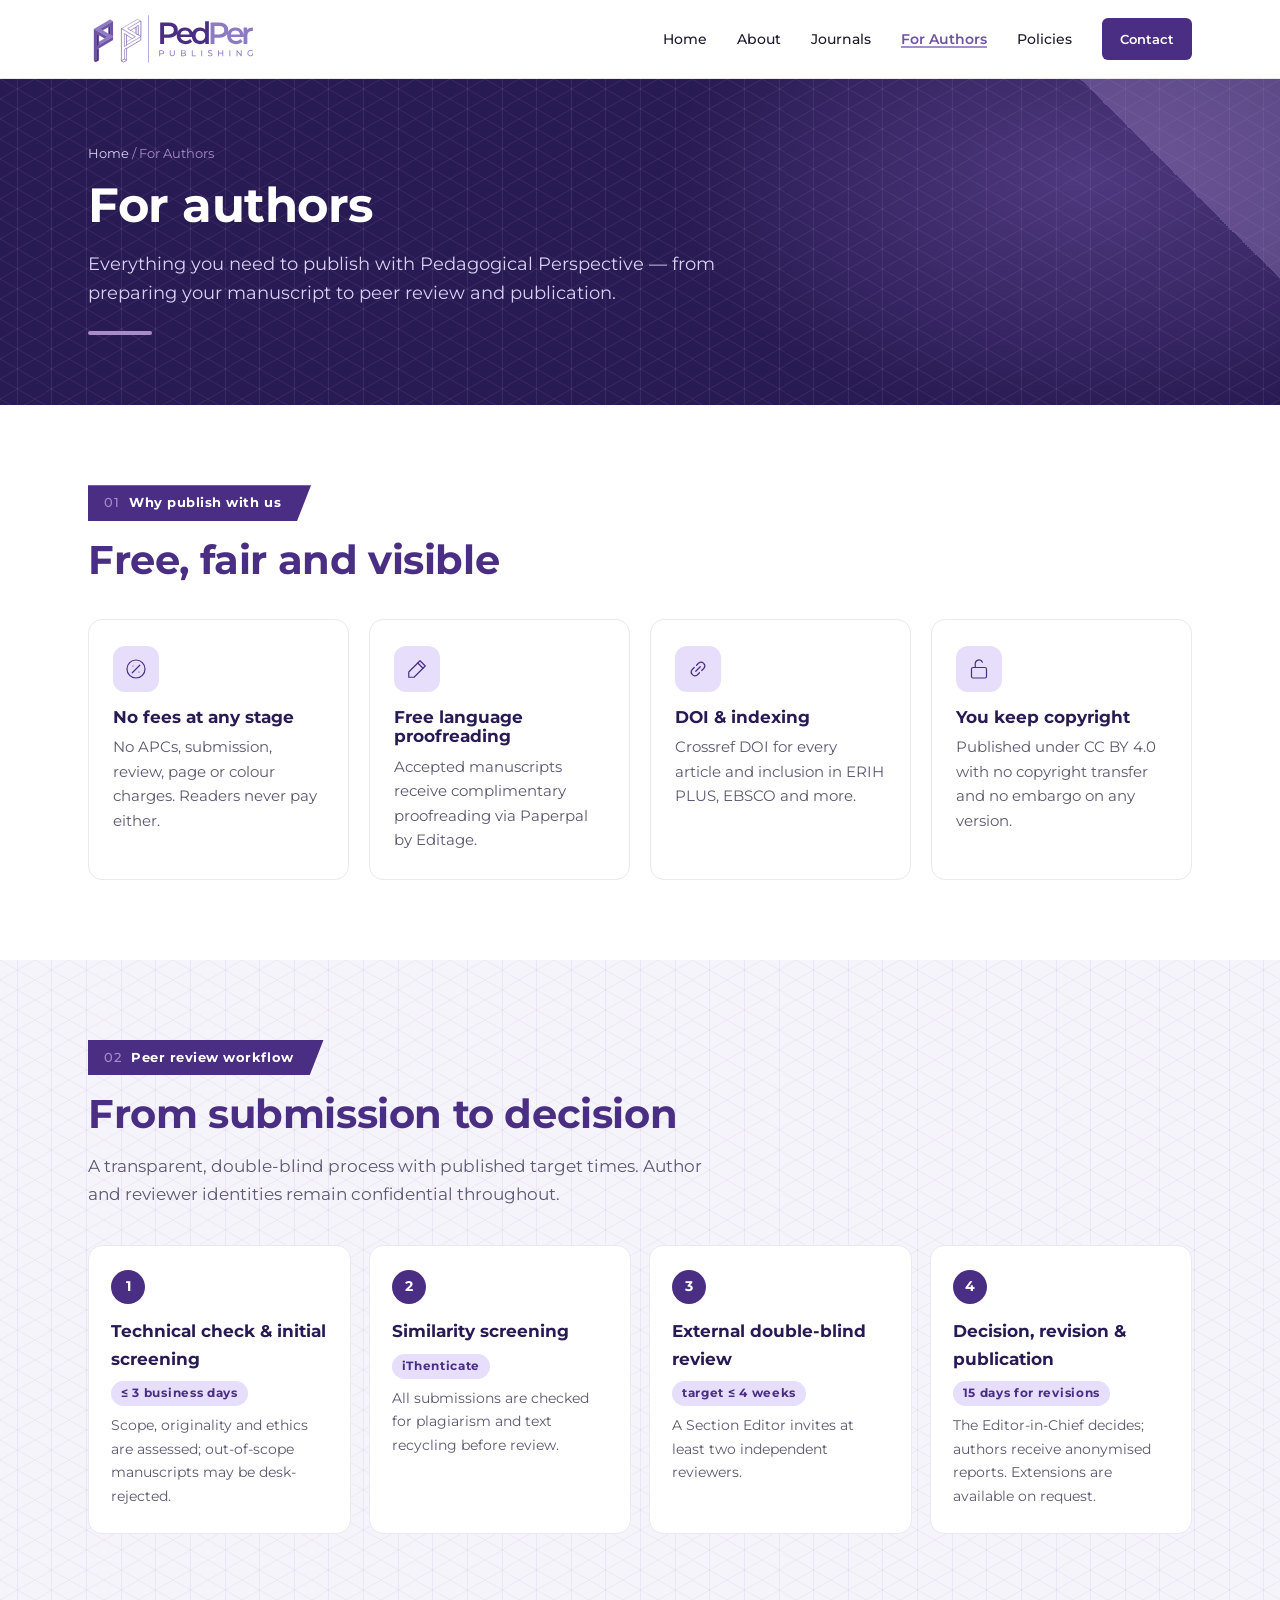
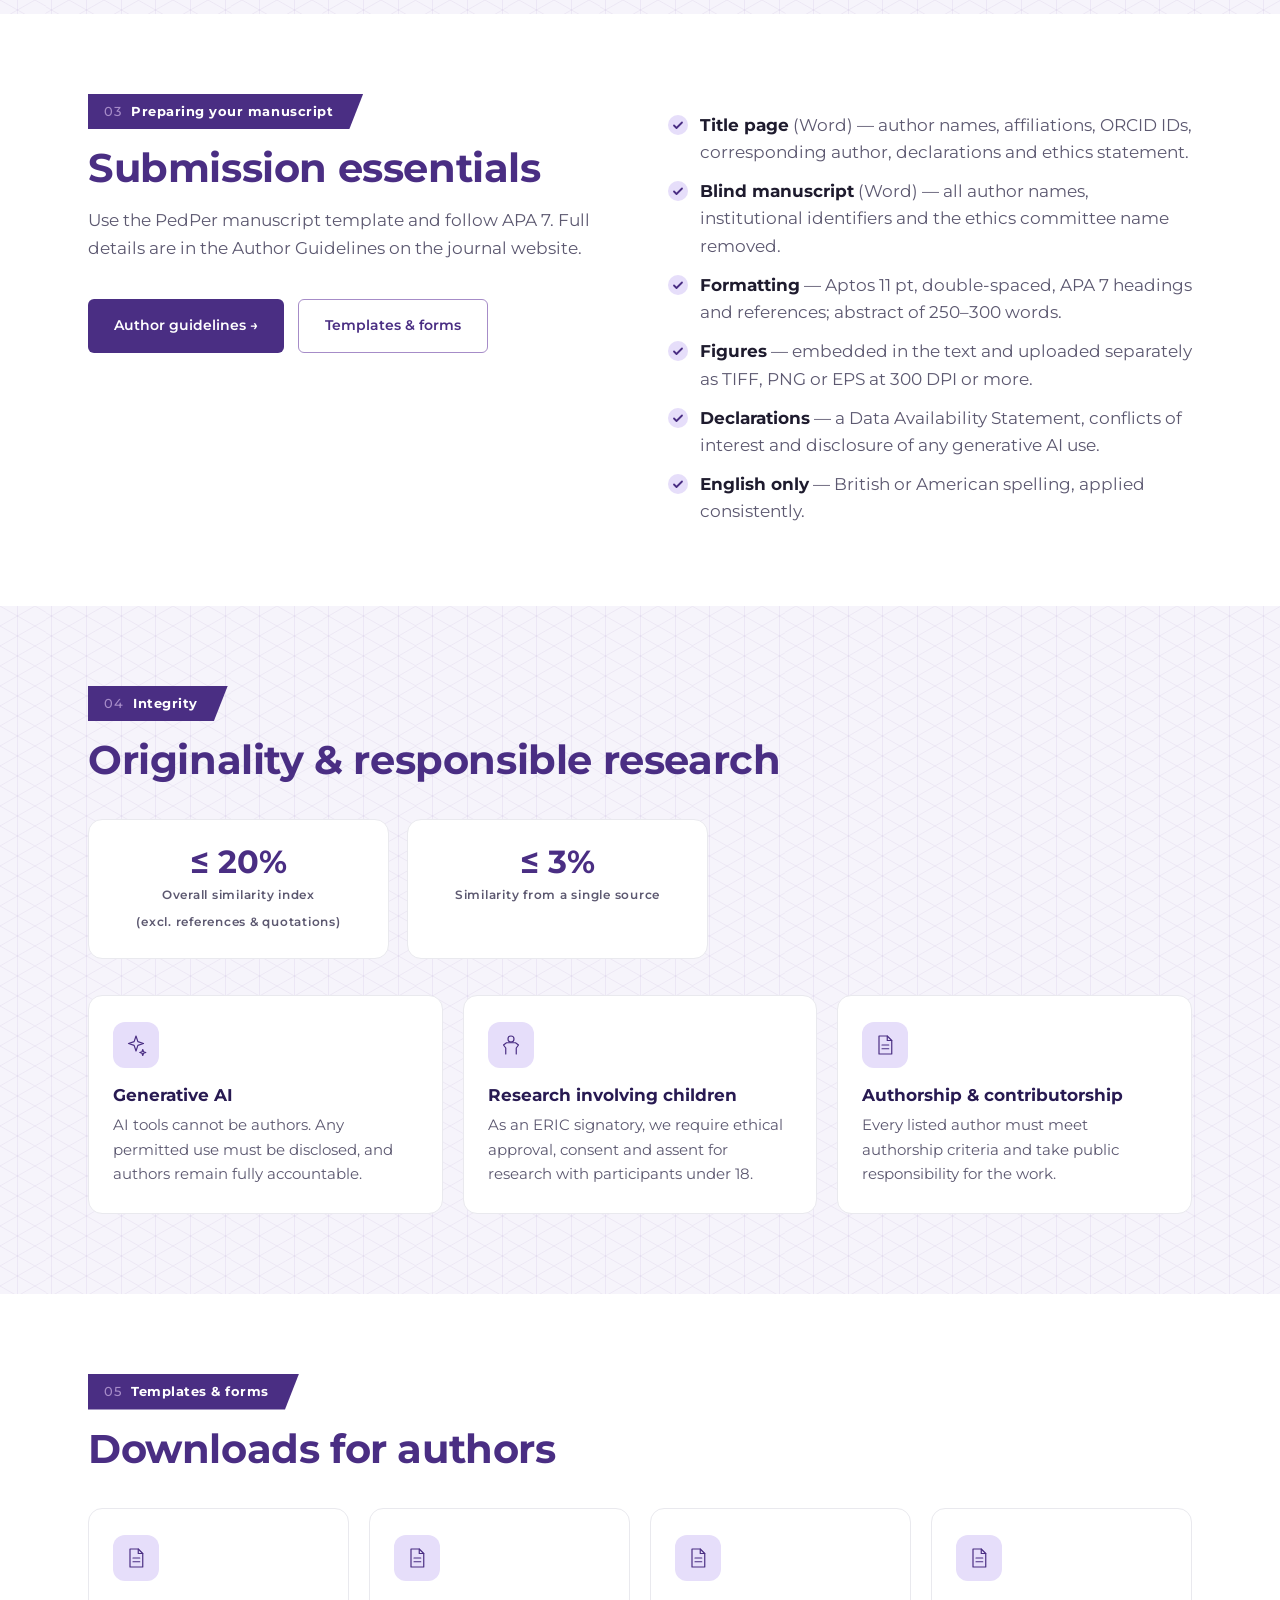
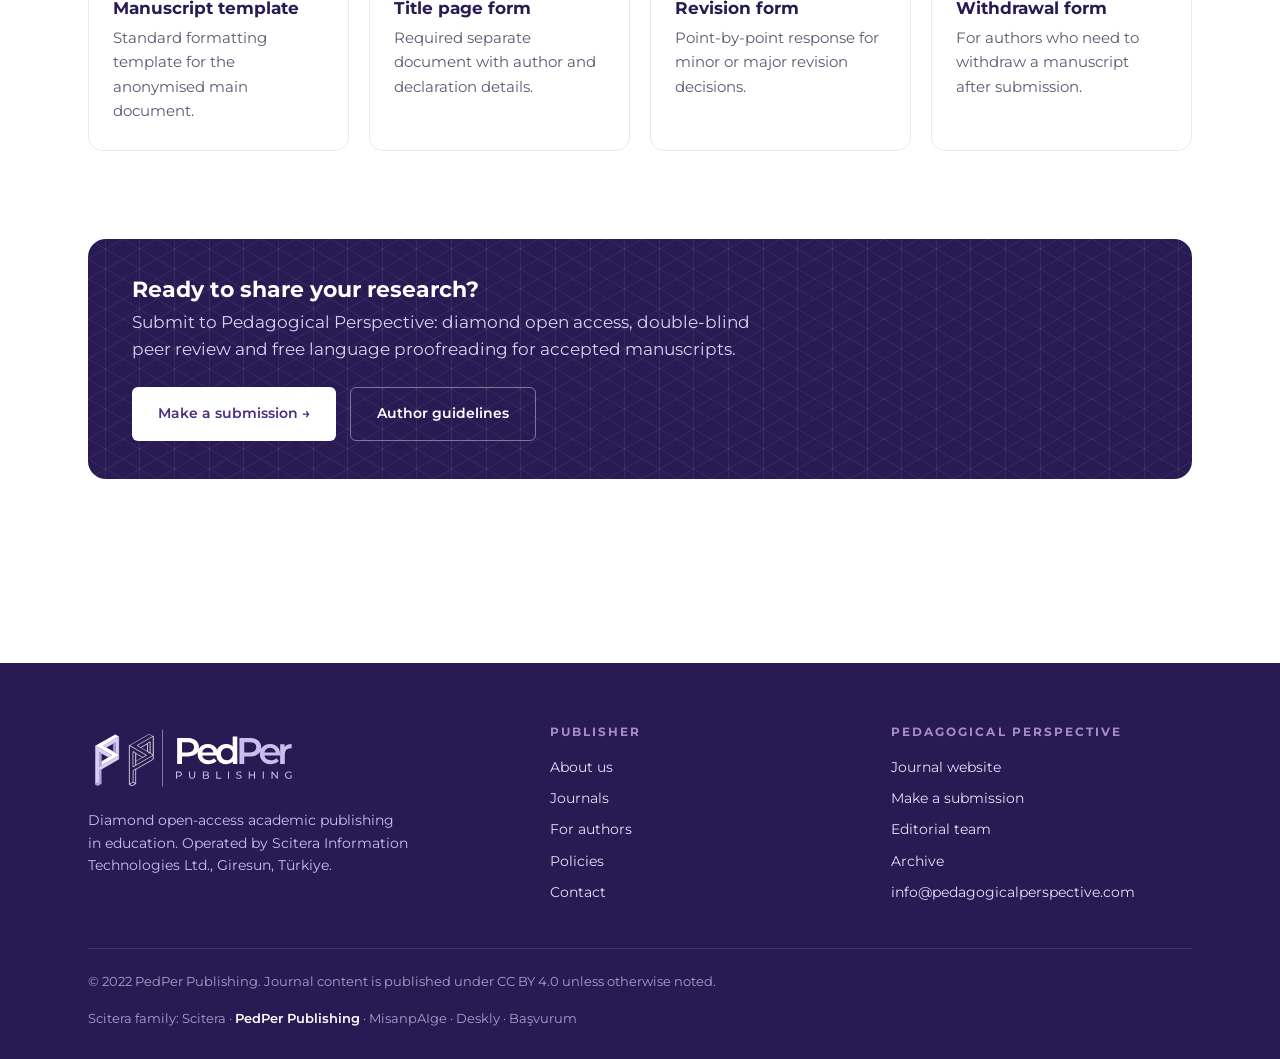
<file: docs/authors.html>
<!DOCTYPE html>
<html lang="en">
<head>
<meta charset="utf-8">
<meta name="viewport" content="width=device-width, initial-scale=1">
<title>For authors — PedPer Publishing</title>
<meta name="description" content="How to publish in Pedagogical Perspective: no fees, double-blind peer review workflow, manuscript preparation, similarity thresholds and templates.">
<link rel="canonical" href="https://pedper.com/authors.html">
<meta property="og:type" content="website">
<meta property="og:site_name" content="PedPer Publishing">
<meta property="og:title" content="For authors — PedPer Publishing">
<meta property="og:description" content="How to publish in Pedagogical Perspective: no fees, double-blind peer review workflow, manuscript preparation, similarity thresholds and templates.">
<meta property="og:url" content="https://pedper.com/authors.html">
<meta name="theme-color" content="#281A52">
<link rel="icon" type="image/svg+xml" href="[data-uri]">
<link rel="preconnect" href="https://fonts.googleapis.com">
<link rel="preconnect" href="https://fonts.gstatic.com" crossorigin>
<link href="https://fonts.googleapis.com/css2?family=Montserrat:wght@400;500;600;700&display=swap" rel="stylesheet">
<style>
/* PedPer brand kit tokens */
:root{
  --night:#281A52; --dark:#4A2E83; --brand:#6E52A3; --logo:#8C7BC4; --lav:#A68CC8; --lav-l:#E6DEFA; --gray:#E9E9EE;
  --ink:#1E1B2E; --muted:#5C5870; --soft:#F6F4FB; --white:#FFFFFF;
  --font:"Montserrat",Arial,sans-serif;
  --wrap:1160px;
  --iso:url("data:image/svg+xml,%3Csvg xmlns='http://www.w3.org/2000/svg' width='34.64' height='60' viewBox='0 0 34.64 60'%3E%3Cpath d='M0 0 L34.64 20 M0 20 L34.64 40 M0 40 L34.64 60 M34.64 0 L0 20 M34.64 20 L0 40 M34.64 40 L0 60 M17.32 0 V60' stroke='%23A68CC8' stroke-opacity='.16' stroke-width='.8' fill='none'/%3E%3C/svg%3E");
}
*{box-sizing:border-box;margin:0;padding:0}
html{scroll-behavior:smooth}
body{font-family:var(--font);color:var(--ink);background:var(--white);line-height:1.65;font-size:16.5px;-webkit-font-smoothing:antialiased}
a{color:var(--brand);text-decoration:none}
:focus-visible{outline:2px solid var(--logo);outline-offset:3px;border-radius:4px}
.wrap{max-width:var(--wrap);margin:0 auto;padding:0 28px}
img.logo{display:block;height:auto}
h1,h2,h3{line-height:1.15;color:var(--dark)}
h2{font-size:clamp(1.8rem,3.2vw,2.5rem);font-weight:700;letter-spacing:-.01em}
h3{font-size:1.05rem;font-weight:700}
.lead{font-size:1.06rem;color:var(--muted);max-width:640px;margin-top:16px}
/* parallelogram section label (from brand kit) */
.label{display:inline-flex;align-items:center;gap:10px;background:var(--dark);color:#fff;font-weight:700;font-size:.82rem;letter-spacing:.04em;padding:7px 30px 7px 16px;clip-path:polygon(0 0,100% 0,calc(100% - 14px) 100%,0 100%)}
.label i{font-style:normal;font-weight:500;color:var(--lav)}
.sec-head h2{margin-top:18px}
.btn{display:inline-flex;align-items:center;gap:10px;font-family:inherit;font-weight:600;font-size:.9rem;padding:14px 26px;border-radius:6px;transition:background .2s,transform .2s,border-color .2s}
.btn:hover{transform:translateY(-1px)}
.btn-primary{background:var(--dark);color:#fff}
.btn-primary:hover{background:var(--brand)}
.btn-white{background:#fff;color:var(--dark)}
.btn-white:hover{background:var(--lav-l)}
.btn-ghost{border:1.5px solid rgb(255 255 255 / .4);color:#fff}
.btn-ghost:hover{border-color:#fff;background:rgb(255 255 255 / .06)}
section{padding:104px 0}

/* header */
header{position:sticky;top:0;z-index:30;background:rgb(255 255 255 / .95);backdrop-filter:blur(10px);border-bottom:1px solid var(--gray)}
.nav{display:flex;align-items:center;justify-content:space-between;height:78px}
.nav .home img{width:170px}
nav ul{display:flex;align-items:center;gap:30px;list-style:none}
nav a{font-size:.9rem;font-weight:500;color:var(--ink)}
nav a:hover{color:var(--brand)}
nav .btn{padding:10px 18px;font-size:.84rem;color:#fff}
.menu-btn{display:none;background:none;border:0;font-size:1.5rem;color:var(--dark);cursor:pointer}

/* hero */
.hero{position:relative;overflow:hidden;background:var(--night);background-image:var(--iso),radial-gradient(700px 480px at 82% 45%,rgb(110 82 163 / .6),transparent 70%);color:#fff;padding:104px 0 112px}
.hero::after{content:"";position:absolute;right:0;top:0;width:260px;height:260px;background:linear-gradient(225deg,rgb(166 140 200 / .35) 0 50%,transparent 50%)}
.hero-grid{position:relative;z-index:1;display:grid;grid-template-columns:1.15fr .85fr;gap:48px;align-items:center}
.kicker{font-size:.76rem;font-weight:600;letter-spacing:.28em;text-transform:uppercase;color:var(--lav)}
.hero h1{color:#fff;font-weight:700;font-size:clamp(2.4rem,5vw,3.8rem);letter-spacing:-.015em;margin-top:20px}
.hero h1 span{color:var(--logo)}
.hero .bar{width:72px;height:4px;background:var(--lav);border-radius:2px;margin:26px 0}
.hero p{font-size:1.12rem;color:#D9D0F5;max-width:560px}
.btns{display:flex;gap:14px;flex-wrap:wrap;margin-top:36px}
.hero-mark{justify-self:center;width:min(360px,100%)}
.hero-mark img{width:100%;filter:drop-shadow(0 30px 40px rgb(10 5 30 / .45))}

/* stats */
.stats-band{position:relative;z-index:2;margin-top:-52px}
.stats{background:#fff;border-radius:14px;box-shadow:0 20px 50px -20px rgb(40 26 82 / .3);display:grid;grid-template-columns:repeat(4,1fr);padding:30px 12px}
.stat{text-align:center;padding:0 10px}
.stat+.stat{border-left:1px solid var(--gray)}
.stat b{display:block;font-size:2.3rem;font-weight:700;color:var(--dark);letter-spacing:-.02em;line-height:1.15}
.stat span{font-size:.74rem;font-weight:600;letter-spacing:.16em;text-transform:uppercase;color:var(--muted)}
.stats-note{text-align:center;font-size:.76rem;color:var(--muted);margin-top:14px}

/* about */
.about{display:grid;grid-template-columns:1fr;gap:44px}
.traits{display:grid;grid-template-columns:repeat(3,1fr);gap:18px}
.trait{text-align:left;padding:30px 28px;border:1px solid var(--gray);border-radius:14px;transition:border-color .2s,transform .2s}
.trait:hover{border-color:var(--lav);transform:translateY(-3px)}
.trait .ic{width:60px;height:60px;border-radius:50%;background:var(--lav-l);display:grid;place-items:center;margin:0 0 18px}
.trait svg{width:32px;height:32px;fill:none;stroke:var(--dark);stroke-width:1.5;stroke-linecap:round;stroke-linejoin:round}
.trait p{font-size:.94rem;color:var(--muted);margin-top:8px}

/* journals */
#journals{background:var(--soft);background-image:var(--iso)}
.journal{display:grid;grid-template-columns:250px 1fr;gap:52px;background:#fff;border:1px solid var(--gray);border-radius:18px;padding:44px;margin-top:44px;align-items:center;box-shadow:0 24px 50px -32px rgb(40 26 82 / .4)}
.jcover{aspect-ratio:210/297;border-radius:6px;background:#fff;box-shadow:0 18px 36px -12px rgb(40 26 82 / .35);position:relative;overflow:hidden;padding:18px;border:1px solid var(--gray)}
.jcover .hd{display:flex;justify-content:space-between;align-items:flex-start;border-bottom:2px solid var(--dark);padding-bottom:10px}
.jcover .hd img{width:90px}
.jcover .hd small{font-size:.5rem;color:var(--muted);text-align:right;line-height:1.4}
.jcover h4{font-size:1.15rem;font-weight:700;color:var(--night);line-height:1.12;margin-top:22px}
.jcover .art{position:absolute;left:0;right:0;bottom:0;height:40%;background:var(--night);background-image:var(--iso)}
.jcover .art::before{content:"";position:absolute;left:0;top:-30px;width:100%;height:30px;background:linear-gradient(to bottom right,transparent 50%,var(--night) 50.5%)}
.jcover .art img{position:absolute;right:16px;bottom:18px;width:78px}
.journal h3{font-size:1.9rem;color:var(--night)}
.meta{display:flex;flex-wrap:wrap;gap:8px;margin:16px 0 20px}
.tag{font-size:.76rem;font-weight:600;background:var(--soft);border:1px solid var(--gray);color:var(--ink);padding:6px 12px;border-radius:99px}
.tag.on{background:var(--lav-l);border-color:transparent;color:var(--dark)}
.journal p{color:var(--muted)}
.soon{margin-top:22px;display:flex;align-items:center;gap:18px;border:1.5px dashed var(--lav);border-radius:14px;padding:22px 28px;color:var(--muted);font-size:.95rem;background:#fff}
.soon .plus{flex:none;width:40px;height:40px;border-radius:50%;background:var(--lav-l);color:var(--dark);display:grid;place-items:center;font-weight:700;font-size:1.2rem}
.soon strong{color:var(--dark)}

/* policies */
.pol-grid{display:grid;grid-template-columns:repeat(3,1fr);gap:20px;margin-top:44px}
.pol{border:1px solid var(--gray);border-radius:14px;padding:30px 28px;position:relative;overflow:hidden;transition:border-color .2s,transform .2s}
.pol::after{content:"";position:absolute;left:0;bottom:0;height:3px;width:0;background:linear-gradient(90deg,var(--dark),var(--lav));transition:width .3s}
.pol:hover{border-color:var(--lav-l);transform:translateY(-2px)}
.pol:hover::after{width:100%}
.pol .ic{width:48px;height:48px;border-radius:12px;background:var(--lav-l);display:grid;place-items:center}
.pol svg{width:24px;height:24px;fill:none;stroke:var(--dark);stroke-width:1.6;stroke-linecap:round;stroke-linejoin:round}
.pol h3{margin-top:18px;color:var(--night)}
.pol p{color:var(--muted);font-size:.93rem;margin-top:8px}

/* contact */
.contact{position:relative;overflow:hidden;background:var(--night);background-image:var(--iso),radial-gradient(500px 300px at 90% 20%,rgb(110 82 163 / .55),transparent 70%);border-radius:20px;padding:60px;color:#fff;display:grid;grid-template-columns:1.1fr .9fr;gap:48px;align-items:center}
.contact::after{content:"";position:absolute;right:0;bottom:0;width:180px;height:130px;background:linear-gradient(135deg,transparent 50%,rgb(166 140 200 / .4) 50%)}
.contact>*{position:relative;z-index:1}
.contact h2{color:#fff;margin-top:18px}
.contact .lead{color:#D9D0F5}
.contact .label{background:var(--lav);color:var(--night)}
.contact .label i{color:var(--dark)}
.c-card{background:rgb(255 255 255 / .06);border:1px solid rgb(255 255 255 / .14);border-radius:14px;padding:30px}
.c-card dt{font-size:.7rem;font-weight:700;text-transform:uppercase;letter-spacing:.18em;color:var(--lav);margin-top:22px}
.c-card dt:first-child{margin-top:0}
.c-card dd{font-size:1.05rem;font-weight:500;margin-top:4px;word-break:break-word}
.c-card a{color:#fff;border-bottom:1px solid var(--logo)}
.c-card a:hover{color:var(--lav-l)}

/* footer */
footer{background:var(--night);color:#C9BEEF;font-size:.88rem;margin-top:104px}
.foot-main{display:grid;grid-template-columns:1.4fr 1fr 1fr;gap:40px;padding:60px 0 44px}
.foot-main .home img{width:210px}
.foot-main p{margin-top:16px;max-width:320px;line-height:1.6}
footer h4{font-size:.72rem;font-weight:700;letter-spacing:.18em;text-transform:uppercase;color:var(--lav);margin-bottom:14px}
footer ul{list-style:none;display:grid;gap:8px}
footer a{color:#E6DEFA}
footer a:hover{color:#fff}
.foot-bottom{border-top:1px solid rgb(255 255 255 / .1);padding:22px 0 30px;display:flex;justify-content:space-between;gap:16px;flex-wrap:wrap;font-size:.8rem;color:#A99FCB}
.family a{color:#A99FCB}
.family a:hover{color:#fff}
.family .cur{color:#fff;font-weight:600}

@media (max-width:960px){
  nav ul{display:none;position:absolute;top:78px;left:0;right:0;background:#fff;flex-direction:column;align-items:stretch;gap:0;padding:8px 0 16px;border-bottom:1px solid var(--gray);box-shadow:0 14px 30px rgb(40 26 82 / .08)}
  nav ul.open{display:flex}
  nav li a{display:block;padding:14px 28px}
  nav li .btn{margin:8px 28px 0;justify-content:center}
  .menu-btn{display:block}
  .hero{padding:72px 0 100px}
  .hero-grid,.about,.contact,.journal,.foot-main{grid-template-columns:1fr}
  .hero-mark{width:130px;justify-self:start;order:-1;margin-bottom:-8px}
  .stats{grid-template-columns:repeat(2,1fr);row-gap:20px}
  .stat:nth-child(3){border-left:0}
  .traits{grid-template-columns:1fr}
  .about{gap:36px}
  .pol-grid{grid-template-columns:1fr}
  .journal{padding:28px;gap:30px}
  .jcover{max-width:220px}
  .contact{padding:40px 26px}
  section{padding:80px 0}
}

.traits{grid-template-columns:repeat(4,1fr)!important}
.btn-outline{border:1.5px solid var(--lav);color:var(--dark)}
.btn-outline:hover{border-color:var(--dark)}
.facts{display:grid;grid-template-columns:1fr 1fr;gap:16px;margin-top:22px;padding-top:18px;border-top:1px solid var(--gray)}
.facts dt{font-size:.7rem;font-weight:700;letter-spacing:.16em;text-transform:uppercase;color:var(--lav)}
.facts dd{font-size:.95rem;font-weight:500;margin-top:2px}
.indexed{margin-top:16px;font-size:.86rem;color:var(--muted);line-height:1.7}
.indexed span,.commit span{display:block;font-size:.7rem;font-weight:700;letter-spacing:.16em;text-transform:uppercase;color:var(--lav);margin-bottom:2px}
a.pol{color:inherit;display:block}
.commit{display:grid;grid-template-columns:1fr 1fr;gap:20px;margin-top:22px}
.commit div{background:var(--soft);border-radius:12px;padding:18px 22px;font-size:.92rem;font-weight:500;color:var(--dark)}
.c-card dd.addr{font-size:.92rem;line-height:1.5}
@media (max-width:960px){.traits{grid-template-columns:1fr!important}.facts,.commit{grid-template-columns:1fr}}
@media (min-width:961px) and (max-width:1180px){.traits{grid-template-columns:repeat(2,1fr)!important}}
@media (prefers-reduced-motion:reduce){*{transition:none!important;scroll-behavior:auto!important}}

/* ---------- shared additions ---------- */
.traits{grid-template-columns:repeat(4,1fr)}
.btn-outline{border:1.5px solid var(--lav);color:var(--dark)}
.btn-outline:hover{border-color:var(--dark)}
nav a.active{color:var(--brand);font-weight:600}
nav a.active:not(.btn){box-shadow:inset 0 -2px 0 var(--lav)}
nav a.btn.active{color:#fff;background:var(--dark);box-shadow:0 0 0 3px var(--lav-l)}
.facts{display:grid;grid-template-columns:1fr 1fr;gap:16px;margin-top:22px;padding-top:18px;border-top:1px solid var(--gray)}
.facts dt,.indexed span,.commit span,.eyebrow{display:block;font-size:.7rem;font-weight:700;letter-spacing:.16em;text-transform:uppercase;color:var(--lav)}
.facts dd{font-size:.95rem;font-weight:500;margin-top:2px}
.indexed{margin-top:16px;font-size:.86rem;color:var(--muted);line-height:1.7}
a.pol{color:inherit;display:block}
.commit{display:grid;grid-template-columns:1fr 1fr;gap:20px;margin-top:22px}
.commit div{background:var(--soft);border-radius:12px;padding:18px 22px;font-size:.92rem;font-weight:500;color:var(--dark)}
.c-card dd.addr{font-size:.92rem;line-height:1.5}
.more{margin-top:28px}
.link{font-weight:600;display:inline-flex;gap:8px;align-items:center}
.link:hover{color:var(--dark)}

/* ---------- sub pages ---------- */
.page-hero{position:relative;overflow:hidden;background:var(--night);background-image:var(--iso),radial-gradient(600px 360px at 85% 30%,rgb(110 82 163 / .55),transparent 70%);color:#fff;padding:64px 0 70px}
.page-hero::after{content:"";position:absolute;right:0;top:0;width:200px;height:200px;background:linear-gradient(225deg,rgb(166 140 200 / .35) 0 50%,transparent 50%)}
.page-hero .wrap{position:relative;z-index:1}
.crumbs{font-size:.8rem;color:var(--lav)}
.crumbs a{color:#D9D0F5}
.crumbs a:hover{color:#fff}
.page-hero h1{color:#fff;font-size:clamp(2rem,4.2vw,3rem);font-weight:700;margin-top:14px;letter-spacing:-.01em}
.page-hero p{color:#D9D0F5;font-size:1.1rem;max-width:720px;margin-top:16px}
.page-hero .bar{width:64px;height:4px;background:var(--lav);border-radius:2px;margin-top:24px}
.sub-sec{padding:80px 0}
.sub-sec.alt{background:var(--soft);background-image:var(--iso)}
.sub-sec h2{margin-top:16px}
.two{display:grid;grid-template-columns:1fr 1fr;gap:56px;align-items:start}
.prose p{color:var(--muted);margin-top:14px}
.prose p:first-child{margin-top:0}
.prose strong{color:var(--ink)}
.cards{display:grid;grid-template-columns:repeat(3,1fr);gap:20px;margin-top:36px}
.cards.c2{grid-template-columns:repeat(2,1fr)}
.cards.c4{grid-template-columns:repeat(4,1fr)}
.card{background:#fff;border:1px solid var(--gray);border-radius:14px;padding:26px 24px}
.card h3{color:var(--night)}
.card p{color:var(--muted);font-size:.93rem;margin-top:8px}
.card .ic{width:46px;height:46px;border-radius:12px;background:var(--lav-l);display:grid;place-items:center;margin-bottom:16px}
.card svg{width:24px;height:24px;fill:none;stroke:var(--dark);stroke-width:1.6;stroke-linecap:round;stroke-linejoin:round}
.checks{list-style:none;margin-top:18px;display:grid;gap:12px}
.checks li{position:relative;padding-left:32px;color:var(--muted)}
.checks li::before{content:"";position:absolute;left:0;top:3px;width:20px;height:20px;border-radius:50%;background:var(--lav-l) url("data:image/svg+xml,%3Csvg xmlns='http://www.w3.org/2000/svg' viewBox='0 0 20 20'%3E%3Cpath d='M6 10.5l2.5 2.5L14 7.5' fill='none' stroke='%234A2E83' stroke-width='1.8' stroke-linecap='round' stroke-linejoin='round'/%3E%3C/svg%3E") center/100% no-repeat}
.checks li strong{color:var(--ink)}
.checks.no li::before{background:#FBECEC url("data:image/svg+xml,%3Csvg xmlns='http://www.w3.org/2000/svg' viewBox='0 0 20 20'%3E%3Cpath d='M7 7l6 6M13 7l-6 6' fill='none' stroke='%23B03A3A' stroke-width='1.8' stroke-linecap='round'/%3E%3C/svg%3E") center/100% no-repeat}
table.spec{width:100%;border-collapse:collapse;margin-top:28px;background:#fff;border:1px solid var(--gray);border-radius:14px;overflow:hidden;font-size:.95rem}
table.spec th,table.spec td{text-align:left;padding:14px 20px;border-bottom:1px solid var(--gray);vertical-align:top}
table.spec tr:last-child th,table.spec tr:last-child td{border-bottom:0}
table.spec th{width:34%;font-weight:600;color:var(--dark);background:var(--soft)}
table.spec thead th{background:var(--dark);color:#fff;font-size:.75rem;letter-spacing:.14em;text-transform:uppercase;width:auto}
table.spec td{color:var(--ink)}
.timeline{list-style:none;margin-top:36px;position:relative;padding-left:28px}
.timeline::before{content:"";position:absolute;left:7px;top:6px;bottom:6px;width:2px;background:linear-gradient(var(--dark),var(--lav))}
.timeline li{position:relative;padding:0 0 26px}
.timeline li::before{content:"";position:absolute;left:-28px;top:4px;width:16px;height:16px;border-radius:50%;background:#fff;border:3px solid var(--dark)}
.timeline li.now::before{background:var(--dark);box-shadow:0 0 0 5px var(--lav-l)}
.timeline b{display:block;color:var(--night);font-size:1.05rem}
.timeline span{color:var(--muted);font-size:.93rem}
.steps{list-style:none;counter-reset:s;display:grid;grid-template-columns:repeat(4,1fr);gap:18px;margin-top:36px}
.steps li{counter-increment:s;background:#fff;border:1px solid var(--gray);border-radius:14px;padding:24px 22px;position:relative}
.steps li::before{content:counter(s);display:grid;place-items:center;width:34px;height:34px;border-radius:50%;background:var(--dark);color:#fff;font-weight:700;font-size:.9rem;margin-bottom:14px}
.steps b{display:block;color:var(--night)}
.steps em{display:inline-block;font-style:normal;font-size:.72rem;font-weight:700;letter-spacing:.06em;color:var(--dark);background:var(--lav-l);border-radius:99px;padding:3px 10px;margin-top:8px}
.steps p{color:var(--muted);font-size:.9rem;margin-top:8px}
.chips{display:flex;flex-wrap:wrap;gap:8px;margin-top:20px}
.chips span{font-size:.82rem;font-weight:500;background:#fff;border:1px solid var(--gray);border-radius:99px;padding:7px 14px;color:var(--ink)}
.chips.lav span{background:var(--lav-l);border-color:transparent;color:var(--dark)}
.kpis{display:grid;grid-template-columns:repeat(4,1fr);gap:18px;margin-top:36px}
.kpi{background:#fff;border:1px solid var(--gray);border-radius:14px;padding:24px;text-align:center}
.kpi b{display:block;font-size:2rem;font-weight:700;color:var(--dark);line-height:1.1}
.kpi span{font-size:.78rem;font-weight:600;color:var(--muted);letter-spacing:.06em}
.issues{list-style:none;margin-top:28px;display:grid;grid-template-columns:repeat(2,1fr);gap:12px}
.issues a{display:flex;justify-content:space-between;gap:16px;align-items:center;background:#fff;border:1px solid var(--gray);border-radius:12px;padding:16px 20px;color:var(--ink);transition:border-color .2s}
.issues a:hover{border-color:var(--lav)}
.issues b{color:var(--night);font-weight:600}
.issues small{display:block;color:var(--muted);font-size:.84rem}
.issues .tag{white-space:nowrap}
.pgroup{margin-top:56px}
.pgroup:first-of-type{margin-top:8px}
.pgroup-head{display:flex;align-items:baseline;justify-content:space-between;gap:16px;border-bottom:2px solid var(--dark);padding-bottom:12px}
.pgroup-head h2{font-size:1.5rem;margin:0}
.pgroup-head span{font-size:.84rem;color:var(--muted)}
.plist{display:grid;grid-template-columns:repeat(2,1fr);gap:0 40px}
.plist a{display:block;padding:20px 0;border-bottom:1px solid var(--gray);color:inherit}
.plist a:hover h3{color:var(--brand)}
.plist h3{color:var(--night);display:flex;justify-content:space-between;gap:12px}
.plist h3::after{content:"↗";color:var(--lav);font-weight:500}
.plist p{color:var(--muted);font-size:.92rem;margin-top:6px}
.toc{position:sticky;top:100px;background:#fff;border:1px solid var(--gray);border-radius:14px;padding:22px}
.toc a{display:block;padding:7px 0;color:var(--ink);font-size:.92rem;font-weight:500;border-bottom:1px dashed var(--gray)}
.toc a:last-child{border-bottom:0}
.toc a:hover{color:var(--brand)}
.with-toc{display:grid;grid-template-columns:240px 1fr;gap:48px;align-items:start}
.callout{display:flex;justify-content:space-between;align-items:center;gap:24px;flex-wrap:wrap;background:var(--night);background-image:var(--iso);color:#fff;border-radius:18px;padding:38px 44px;margin-top:8px}
.callout h3{color:#fff;font-size:1.4rem}
.callout p{color:#D9D0F5;margin-top:6px;max-width:620px}
.people{display:grid;grid-template-columns:repeat(3,1fr);gap:20px;margin-top:36px}
.person{background:#fff;border:1px solid var(--gray);border-radius:14px;padding:26px}
.person .role{font-size:.7rem;font-weight:700;letter-spacing:.16em;text-transform:uppercase;color:var(--lav)}
.person h3{margin-top:8px;color:var(--night);font-size:1.15rem}
.person p{color:var(--muted);font-size:.92rem;margin-top:6px;line-height:1.6}
.person a{font-weight:600;word-break:break-word}
@media (max-width:960px){
  .traits,.cards,.cards.c2,.cards.c4,.steps,.kpis,.issues,.plist,.people,.two,.with-toc,.facts,.commit{grid-template-columns:1fr}
  .toc{position:static}
  .page-hero{padding:48px 0 54px}
  .sub-sec{padding:60px 0}
  .callout{padding:30px 26px}
  table.spec th{width:40%}
  table.spec th,table.spec td{padding:12px 14px;word-break:break-word;overflow-wrap:anywhere}
  .chips span{white-space:normal}
}
@media (min-width:961px) and (max-width:1180px){.traits,.cards.c4,.steps,.kpis{grid-template-columns:repeat(2,1fr)}}

/* ---------- contact (Scitera-style) ---------- */
.c-head{background:var(--soft);border-bottom:1px solid var(--gray);padding:56px 0 52px}
.c-head .crumbs{color:var(--muted)}
.c-head .crumbs a{color:var(--brand)}
.c-head h1{font-size:clamp(2.2rem,4.4vw,3rem);font-weight:700;color:var(--night);margin-top:12px;letter-spacing:-.01em}
.c-head p{color:var(--muted);font-size:1.08rem;margin-top:12px;max-width:640px}
.c-main{padding:64px 0 88px}
.c-grid{display:grid;grid-template-columns:minmax(260px,.75fr) 1.6fr;gap:28px;align-items:start}
.c-info dl{display:grid;gap:20px}
.c-info dt{font-size:.76rem;font-weight:600;color:var(--muted)}
.c-info dd{font-weight:500;color:var(--ink);margin-top:3px;line-height:1.5;word-break:break-word}
.c-info dd a{color:var(--ink)}
.c-info dd a:hover{color:var(--brand)}
.map{position:relative;margin-top:28px;height:240px;border-radius:14px;background:var(--gray);background-image:var(--iso);overflow:hidden;border:1px solid var(--gray)}
.map iframe{position:absolute;inset:0;width:100%;height:100%;border:0}
.map-open{position:absolute;left:12px;top:12px;z-index:2;background:#fff;border-radius:8px;padding:6px 12px;font-size:.8rem;font-weight:600;color:var(--dark);box-shadow:0 2px 8px rgb(40 26 82 / .12)}
.map-open:hover{color:var(--brand)}
.map-consent{position:absolute;left:14px;right:14px;bottom:14px}
.btn-map{font:inherit;font-size:.82rem;font-weight:600;background:#fff;color:var(--ink);border:1px solid var(--line-strong,#83838a);border-radius:8px;padding:8px 14px;cursor:pointer}
.btn-map:hover{border-color:var(--dark);color:var(--dark)}
.map-consent small{display:block;margin-top:8px;font-size:.74rem;color:var(--muted)}
.c-form{background:#fff;border:1px solid var(--gray);border-radius:16px;padding:30px;box-shadow:0 10px 30px -18px rgb(40 26 82 / .25);display:grid;gap:18px}
.c-form .row2{display:grid;grid-template-columns:1fr 1fr;gap:16px}
.c-form label{display:grid;gap:7px;font-size:.88rem;font-weight:600;color:var(--ink)}
.c-form .lt b{color:#C0392B;margin-left:3px;font-weight:600}
.c-form input,.c-form select,.c-form textarea{font:inherit;font-weight:400;font-size:.93rem;color:var(--ink);background:var(--soft);border:1px solid #D9D3E6;border-radius:8px;padding:11px 13px;width:100%}
.c-form textarea{resize:vertical;min-height:150px}
.c-form input:focus,.c-form select:focus,.c-form textarea:focus{outline:2px solid var(--lav);outline-offset:0;border-color:var(--brand);background:#fff}
.c-count{text-align:right;font-size:.78rem;color:var(--muted);margin-top:-10px}
.c-err{color:#B03A3A;font-size:.86rem;font-weight:500}
.c-foot{display:flex;justify-content:space-between;align-items:center;gap:18px;flex-wrap:wrap;margin-top:6px}
.c-foot p{font-size:.86rem;color:var(--muted);max-width:420px}
.c-foot .btn svg{margin-right:2px}
@media (max-width:960px){.c-grid,.c-form .row2{grid-template-columns:1fr}.c-head{padding:40px 0 36px}.c-main{padding:40px 0 60px}.c-form{padding:22px}}
</style>
</head>
<body>
<header>
  <div class="wrap nav">
    <a href="index.html" class="home" aria-label="PedPer Publishing home"><img class="logo" src="[data-uri]" alt="PedPer Publishing" width="170" height="57"></a>
    <nav aria-label="Main">
      <button class="menu-btn" aria-label="Menu" aria-controls="menu" onclick="document.getElementById('menu').classList.toggle('open')">☰</button>
      <ul id="menu"><li><a href="index.html">Home</a></li><li><a href="about.html">About</a></li><li><a href="journals.html">Journals</a></li><li><a href="authors.html" class="active">For Authors</a></li><li><a href="policies.html">Policies</a></li><li><a href="contact.html" class="btn btn-primary">Contact</a></li></ul>
    </nav>
  </div>
</header>
<main>
<section class="page-hero">
  <div class="wrap">
    <div class="crumbs"><a href="index.html">Home</a> / For Authors</div>
    <h1>For authors</h1>
    <p>Everything you need to publish with Pedagogical Perspective — from preparing your manuscript to peer review and publication.</p>
    <div class="bar"></div>
  </div>
</section>

<section class="sub-sec">
  <div class="wrap">
    <div class="label"><i>01</i>Why publish with us</div>
    <h2>Free, fair and visible</h2>
    <div class="cards c4">
      <div class="card"><div class="ic"><svg viewBox="0 0 32 32"><circle cx="16" cy="16" r="12"/><path d="M11 21L21 11M12 12h.01M20 20h.01"/></svg></div><h3>No fees at any stage</h3><p>No APCs, submission, review, page or colour charges. Readers never pay either.</p></div>
      <div class="card"><div class="ic"><svg viewBox="0 0 32 32"><path d="M20 5l7 7L12 27H5v-7z"/><path d="M17 8l7 7"/></svg></div><h3>Free language proofreading</h3><p>Accepted manuscripts receive complimentary proofreading via Paperpal by Editage.</p></div>
      <div class="card"><div class="ic"><svg viewBox="0 0 32 32"><path d="M13 19l6-6M11 14l-3 3a5 5 0 0 0 7 7l3-3M21 18l3-3a5 5 0 0 0-7-7l-3 3"/></svg></div><h3>DOI &amp; indexing</h3><p>Crossref DOI for every article and inclusion in ERIH PLUS, EBSCO and more.</p></div>
      <div class="card"><div class="ic"><svg viewBox="0 0 32 32"><rect x="6" y="14" width="20" height="14" rx="2"/><path d="M11 14V9a5 5 0 0 1 9.6-2"/></svg></div><h3>You keep copyright</h3><p>Published under CC BY 4.0 with no copyright transfer and no embargo on any version.</p></div>
    </div>
  </div>
</section>

<section class="sub-sec alt">
  <div class="wrap">
    <div class="label"><i>02</i>Peer review workflow</div>
    <h2>From submission to decision</h2>
    <p class="lead">A transparent, double-blind process with published target times. Author and reviewer identities remain confidential throughout.</p>
    <ol class="steps">
      <li><b>Technical check &amp; initial screening</b><em>≤ 3 business days</em><p>Scope, originality and ethics are assessed; out-of-scope manuscripts may be desk-rejected.</p></li>
      <li><b>Similarity screening</b><em>iThenticate</em><p>All submissions are checked for plagiarism and text recycling before review.</p></li>
      <li><b>External double-blind review</b><em>target ≤ 4 weeks</em><p>A Section Editor invites at least two independent reviewers.</p></li>
      <li><b>Decision, revision &amp; publication</b><em>15 days for revisions</em><p>The Editor-in-Chief decides; authors receive anonymised reports. Extensions are available on request.</p></li>
    </ol>
  </div>
</section>

<section class="sub-sec">
  <div class="wrap two">
    <div>
      <div class="label"><i>03</i>Preparing your manuscript</div>
      <h2>Submission essentials</h2>
      <p class="lead">Use the PedPer manuscript template and follow APA 7. Full details are in the Author Guidelines on the journal website.</p>
      <div class="btns"><a class="btn btn-primary" href="https://pedagogicalperspective.com/index.php/pub/authorguidelines" rel="noopener">Author guidelines →</a><a class="btn btn-outline" href="https://pedagogicalperspective.com/index.php/pub/templates" rel="noopener">Templates &amp; forms</a></div>
    </div>
    <div>
      <ul class="checks">
        <li><strong>Title page</strong> (Word) — author names, affiliations, ORCID IDs, corresponding author, declarations and ethics statement.</li>
        <li><strong>Blind manuscript</strong> (Word) — all author names, institutional identifiers and the ethics committee name removed.</li>
        <li><strong>Formatting</strong> — Aptos 11 pt, double-spaced, APA 7 headings and references; abstract of 250–300 words.</li>
        <li><strong>Figures</strong> — embedded in the text and uploaded separately as TIFF, PNG or EPS at 300 DPI or more.</li>
        <li><strong>Declarations</strong> — a Data Availability Statement, conflicts of interest and disclosure of any generative AI use.</li>
        <li><strong>English only</strong> — British or American spelling, applied consistently.</li>
      </ul>
    </div>
  </div>
</section>

<section class="sub-sec alt">
  <div class="wrap">
    <div class="label"><i>04</i>Integrity</div>
    <h2>Originality &amp; responsible research</h2>
    <div class="kpis" style="grid-template-columns:repeat(2,1fr);max-width:620px">
      <div class="kpi"><b>≤ 20%</b><span>Overall similarity index<br>(excl. references &amp; quotations)</span></div>
      <div class="kpi"><b>≤ 3%</b><span>Similarity from a single source</span></div>
    </div>
    <div class="cards">
      <a class="card pol" href="https://pedagogicalperspective.com/index.php/pub/generativeaip" rel="noopener"><div class="ic"><svg viewBox="0 0 32 32"><path d="M16 4l2.5 7.5L26 14l-7.5 2.5L16 24l-2.5-7.5L6 14l7.5-2.5z"/><path d="M25 22l1 3 3 1-3 1-1 3-1-3-3-1 3-1z"/></svg></div><h3>Generative AI</h3><p>AI tools cannot be authors. Any permitted use must be disclosed, and authors remain fully accountable.</p></a>
      <a class="card pol" href="https://pedagogicalperspective.com/index.php/pub/ethicalchildren" rel="noopener"><div class="ic"><svg viewBox="0 0 32 32"><circle cx="16" cy="8" r="4"/><path d="M9 28v-8l-3-4 4-3h12l4 3-3 4v8"/></svg></div><h3>Research involving children</h3><p>As an ERIC signatory, we require ethical approval, consent and assent for research with participants under 18.</p></a>
      <a class="card pol" href="https://pedagogicalperspective.com/index.php/pub/AuthorshipContributorship" rel="noopener"><div class="ic"><svg viewBox="0 0 32 32"><path d="M8 4h11l6 6v18H8z"/><path d="M19 4v6h6M12 16h9M12 21h9"/></svg></div><h3>Authorship &amp; contributorship</h3><p>Every listed author must meet authorship criteria and take public responsibility for the work.</p></a>
    </div>
  </div>
</section>

<section class="sub-sec">
  <div class="wrap">
    <div class="label"><i>05</i>Templates &amp; forms</div>
    <h2>Downloads for authors</h2>
    <div class="cards c4">
      <a class="card pol" href="https://pedagogicalperspective.com/index.php/pub/templates" rel="noopener"><div class="ic"><svg viewBox="0 0 32 32"><path d="M8 4h11l6 6v18H8z"/><path d="M19 4v6h6M12 16h9M12 21h9"/></svg></div><h3>Manuscript template</h3><p>Standard formatting template for the anonymised main document.</p></a>
      <a class="card pol" href="https://pedagogicalperspective.com/index.php/pub/templates" rel="noopener"><div class="ic"><svg viewBox="0 0 32 32"><path d="M8 4h11l6 6v18H8z"/><path d="M19 4v6h6M12 16h9M12 21h9"/></svg></div><h3>Title page form</h3><p>Required separate document with author and declaration details.</p></a>
      <a class="card pol" href="https://pedagogicalperspective.com/index.php/pub/templates" rel="noopener"><div class="ic"><svg viewBox="0 0 32 32"><path d="M8 4h11l6 6v18H8z"/><path d="M19 4v6h6M12 16h9M12 21h9"/></svg></div><h3>Revision form</h3><p>Point-by-point response for minor or major revision decisions.</p></a>
      <a class="card pol" href="https://pedagogicalperspective.com/index.php/pub/templates" rel="noopener"><div class="ic"><svg viewBox="0 0 32 32"><path d="M8 4h11l6 6v18H8z"/><path d="M19 4v6h6M12 16h9M12 21h9"/></svg></div><h3>Withdrawal form</h3><p>For authors who need to withdraw a manuscript after submission.</p></a>
    </div>
  </div>
</section>
<section class="sub-sec" style="padding-top:0">
  <div class="wrap">
    <div class="callout">
      <div><h3>Ready to share your research?</h3><p>Submit to Pedagogical Perspective: diamond open access, double-blind peer review and free language proofreading for accepted manuscripts.</p></div>
      <div class="btns" style="margin-top:0"><a class="btn btn-white" href="https://pedagogicalperspective.com/index.php/pub/about/submissions" rel="noopener">Make a submission →</a><a class="btn btn-ghost" href="https://pedagogicalperspective.com/index.php/pub/authorguidelines" rel="noopener">Author guidelines</a></div>
    </div>
  </div>
</section>
</main>

<footer>
  <div class="wrap">
    <div class="foot-main">
      <div>
        <a href="index.html" class="home" aria-label="PedPer Publishing home"><img class="logo" src="[data-uri]" alt="PedPer Publishing" width="210" height="70"></a>
        <p>Diamond open-access academic publishing in education. Operated by Scitera Information Technologies Ltd., Giresun, Türkiye.</p>
      </div>
      <div>
        <h4>Publisher</h4>
        <ul><li><a href="about.html">About us</a></li><li><a href="journals.html">Journals</a></li><li><a href="authors.html">For authors</a></li><li><a href="policies.html">Policies</a></li><li><a href="contact.html">Contact</a></li></ul>
      </div>
      <div>
        <h4>Pedagogical Perspective</h4>
        <ul><li><a href="https://pedagogicalperspective.com" rel="noopener">Journal website</a></li><li><a href="https://pedagogicalperspective.com/index.php/pub/about/submissions" rel="noopener">Make a submission</a></li><li><a href="https://pedagogicalperspective.com/index.php/pub/about/editorialTeam" rel="noopener">Editorial team</a></li><li><a href="https://pedagogicalperspective.com/index.php/pub/issue/archive" rel="noopener">Archive</a></li><li><a href="mailto:info@pedagogicalperspective.com">info@pedagogicalperspective.com</a></li></ul>
      </div>
    </div>
    <div class="foot-bottom">
      <span>© 2022 PedPer Publishing. Journal content is published under CC BY 4.0 unless otherwise noted.</span>
      <span class="family">Scitera family: <a href="https://scitera.net/" rel="noopener">Scitera</a> · <span class="cur">PedPer Publishing</span> · <a href="https://misanpaige.com" rel="noopener">MisanpAIge</a> · <a href="https://desk-ly.com" rel="noopener">Deskly</a> · <a href="https://basvurum.net" rel="noopener">Başvurum</a></span>
    </div>
  </div>
</footer>
<script>
document.querySelectorAll('#menu a').forEach(a=>a.addEventListener('click',()=>document.getElementById('menu').classList.remove('open')));
</script>
</body>
</html>
</file>
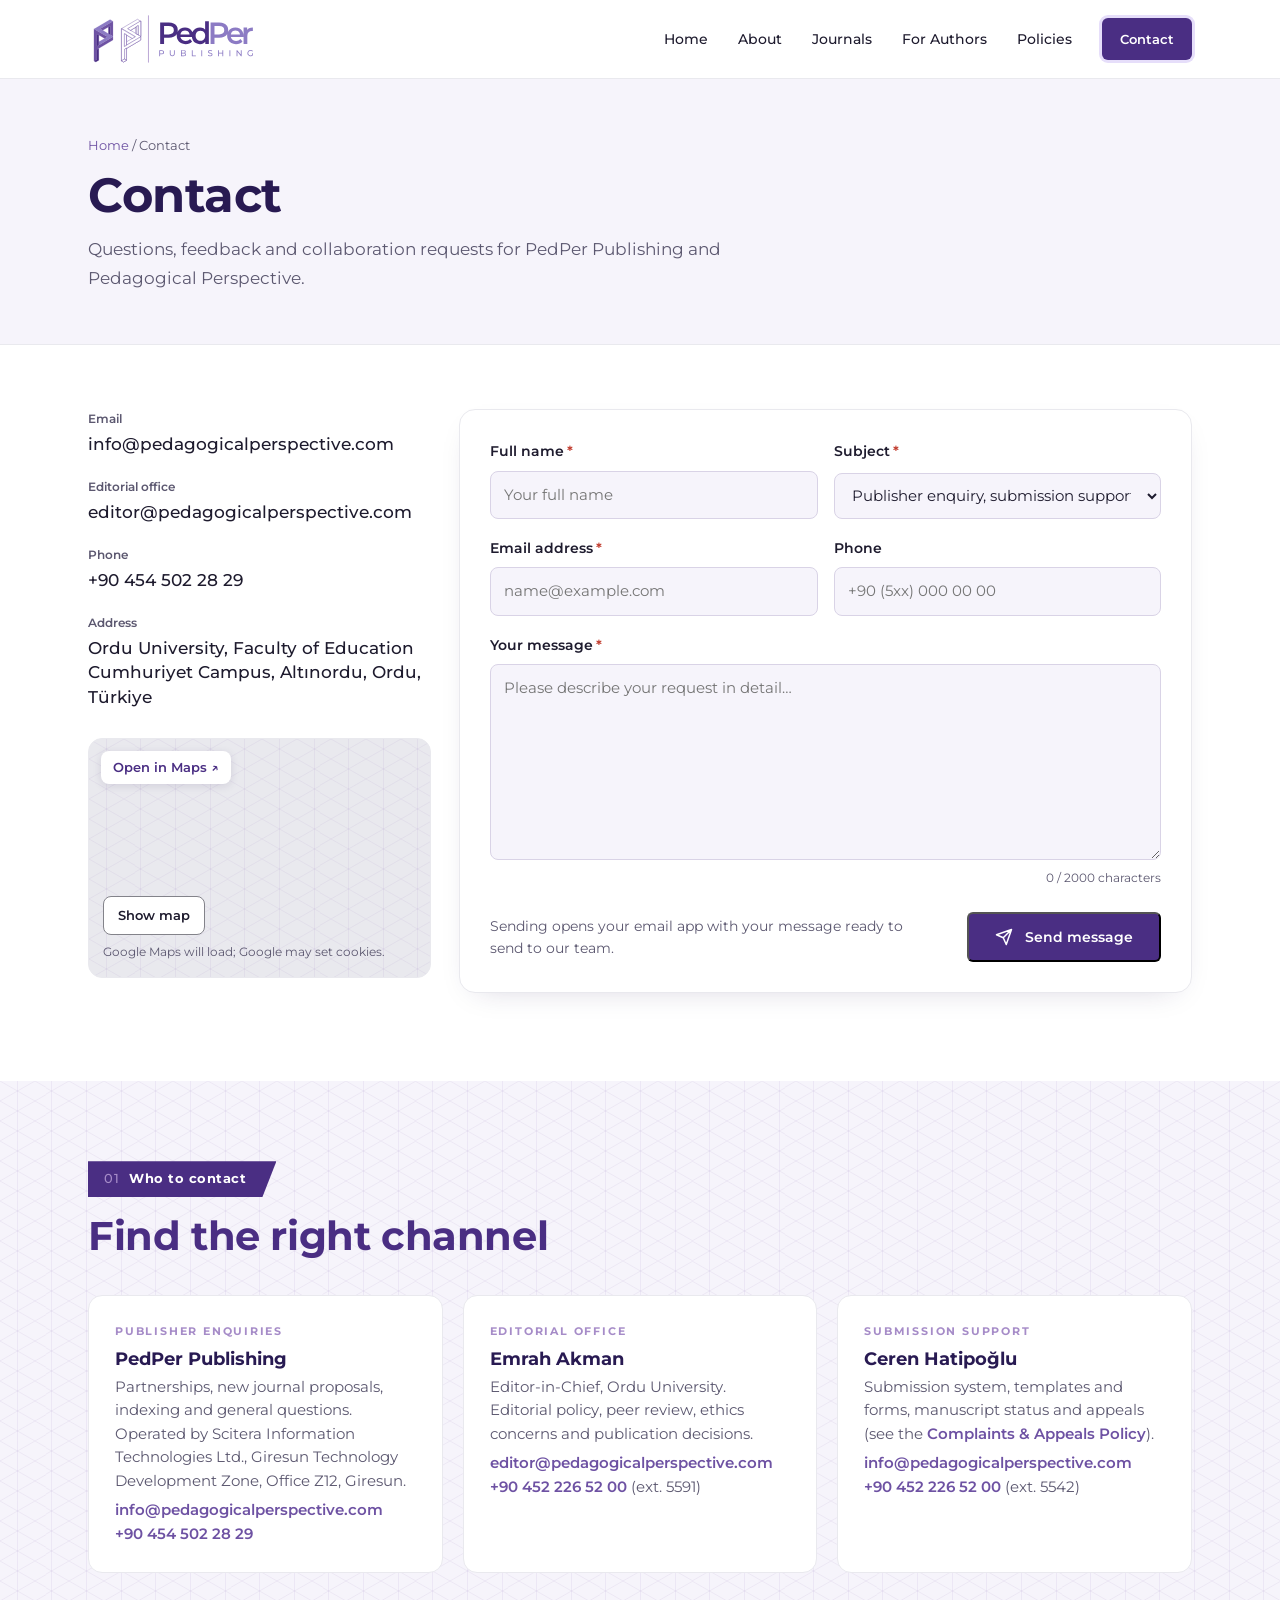
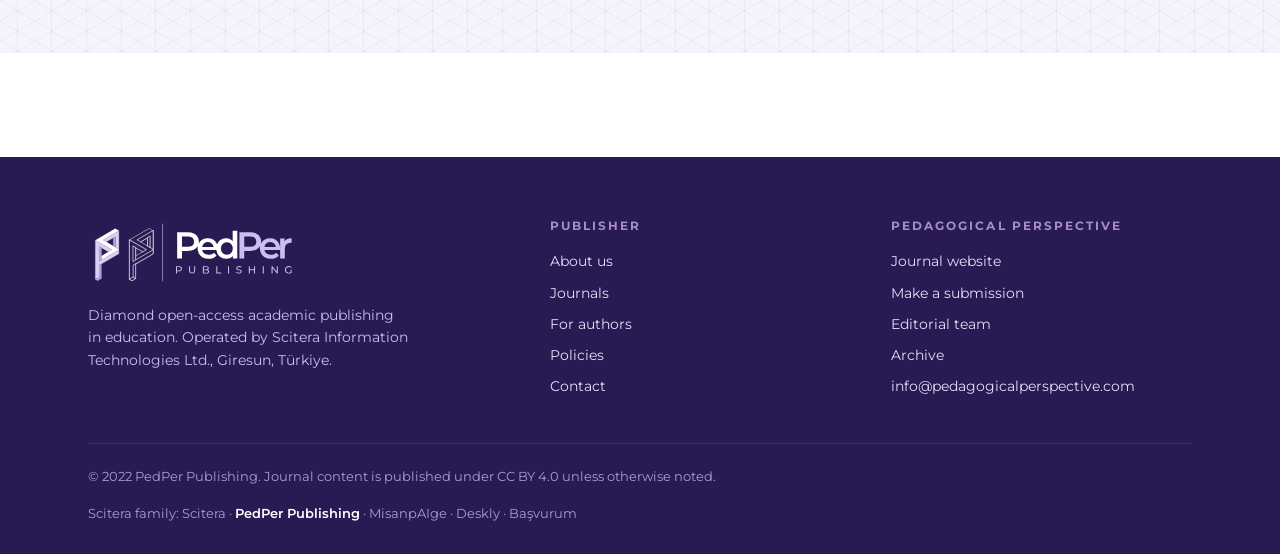
<file: docs/contact.html>
<!DOCTYPE html>
<html lang="en">
<head>
<meta charset="utf-8">
<meta name="viewport" content="width=device-width, initial-scale=1">
<title>Contact — PedPer Publishing</title>
<meta name="description" content="Contact PedPer Publishing and the Pedagogical Perspective editorial office: email, phone, address, map and contact form.">
<link rel="canonical" href="https://pedper.com/contact.html">
<meta property="og:type" content="website">
<meta property="og:site_name" content="PedPer Publishing">
<meta property="og:title" content="Contact — PedPer Publishing">
<meta property="og:description" content="Contact PedPer Publishing and the Pedagogical Perspective editorial office: email, phone, address, map and contact form.">
<meta property="og:url" content="https://pedper.com/contact.html">
<meta name="theme-color" content="#281A52">
<link rel="icon" type="image/svg+xml" href="[data-uri]">
<link rel="preconnect" href="https://fonts.googleapis.com">
<link rel="preconnect" href="https://fonts.gstatic.com" crossorigin>
<link href="https://fonts.googleapis.com/css2?family=Montserrat:wght@400;500;600;700&display=swap" rel="stylesheet">
<style>
/* PedPer brand kit tokens */
:root{
  --night:#281A52; --dark:#4A2E83; --brand:#6E52A3; --logo:#8C7BC4; --lav:#A68CC8; --lav-l:#E6DEFA; --gray:#E9E9EE;
  --ink:#1E1B2E; --muted:#5C5870; --soft:#F6F4FB; --white:#FFFFFF;
  --font:"Montserrat",Arial,sans-serif;
  --wrap:1160px;
  --iso:url("data:image/svg+xml,%3Csvg xmlns='http://www.w3.org/2000/svg' width='34.64' height='60' viewBox='0 0 34.64 60'%3E%3Cpath d='M0 0 L34.64 20 M0 20 L34.64 40 M0 40 L34.64 60 M34.64 0 L0 20 M34.64 20 L0 40 M34.64 40 L0 60 M17.32 0 V60' stroke='%23A68CC8' stroke-opacity='.16' stroke-width='.8' fill='none'/%3E%3C/svg%3E");
}
*{box-sizing:border-box;margin:0;padding:0}
html{scroll-behavior:smooth}
body{font-family:var(--font);color:var(--ink);background:var(--white);line-height:1.65;font-size:16.5px;-webkit-font-smoothing:antialiased}
a{color:var(--brand);text-decoration:none}
:focus-visible{outline:2px solid var(--logo);outline-offset:3px;border-radius:4px}
.wrap{max-width:var(--wrap);margin:0 auto;padding:0 28px}
img.logo{display:block;height:auto}
h1,h2,h3{line-height:1.15;color:var(--dark)}
h2{font-size:clamp(1.8rem,3.2vw,2.5rem);font-weight:700;letter-spacing:-.01em}
h3{font-size:1.05rem;font-weight:700}
.lead{font-size:1.06rem;color:var(--muted);max-width:640px;margin-top:16px}
/* parallelogram section label (from brand kit) */
.label{display:inline-flex;align-items:center;gap:10px;background:var(--dark);color:#fff;font-weight:700;font-size:.82rem;letter-spacing:.04em;padding:7px 30px 7px 16px;clip-path:polygon(0 0,100% 0,calc(100% - 14px) 100%,0 100%)}
.label i{font-style:normal;font-weight:500;color:var(--lav)}
.sec-head h2{margin-top:18px}
.btn{display:inline-flex;align-items:center;gap:10px;font-family:inherit;font-weight:600;font-size:.9rem;padding:14px 26px;border-radius:6px;transition:background .2s,transform .2s,border-color .2s}
.btn:hover{transform:translateY(-1px)}
.btn-primary{background:var(--dark);color:#fff}
.btn-primary:hover{background:var(--brand)}
.btn-white{background:#fff;color:var(--dark)}
.btn-white:hover{background:var(--lav-l)}
.btn-ghost{border:1.5px solid rgb(255 255 255 / .4);color:#fff}
.btn-ghost:hover{border-color:#fff;background:rgb(255 255 255 / .06)}
section{padding:104px 0}

/* header */
header{position:sticky;top:0;z-index:30;background:rgb(255 255 255 / .95);backdrop-filter:blur(10px);border-bottom:1px solid var(--gray)}
.nav{display:flex;align-items:center;justify-content:space-between;height:78px}
.nav .home img{width:170px}
nav ul{display:flex;align-items:center;gap:30px;list-style:none}
nav a{font-size:.9rem;font-weight:500;color:var(--ink)}
nav a:hover{color:var(--brand)}
nav .btn{padding:10px 18px;font-size:.84rem;color:#fff}
.menu-btn{display:none;background:none;border:0;font-size:1.5rem;color:var(--dark);cursor:pointer}

/* hero */
.hero{position:relative;overflow:hidden;background:var(--night);background-image:var(--iso),radial-gradient(700px 480px at 82% 45%,rgb(110 82 163 / .6),transparent 70%);color:#fff;padding:104px 0 112px}
.hero::after{content:"";position:absolute;right:0;top:0;width:260px;height:260px;background:linear-gradient(225deg,rgb(166 140 200 / .35) 0 50%,transparent 50%)}
.hero-grid{position:relative;z-index:1;display:grid;grid-template-columns:1.15fr .85fr;gap:48px;align-items:center}
.kicker{font-size:.76rem;font-weight:600;letter-spacing:.28em;text-transform:uppercase;color:var(--lav)}
.hero h1{color:#fff;font-weight:700;font-size:clamp(2.4rem,5vw,3.8rem);letter-spacing:-.015em;margin-top:20px}
.hero h1 span{color:var(--logo)}
.hero .bar{width:72px;height:4px;background:var(--lav);border-radius:2px;margin:26px 0}
.hero p{font-size:1.12rem;color:#D9D0F5;max-width:560px}
.btns{display:flex;gap:14px;flex-wrap:wrap;margin-top:36px}
.hero-mark{justify-self:center;width:min(360px,100%)}
.hero-mark img{width:100%;filter:drop-shadow(0 30px 40px rgb(10 5 30 / .45))}

/* stats */
.stats-band{position:relative;z-index:2;margin-top:-52px}
.stats{background:#fff;border-radius:14px;box-shadow:0 20px 50px -20px rgb(40 26 82 / .3);display:grid;grid-template-columns:repeat(4,1fr);padding:30px 12px}
.stat{text-align:center;padding:0 10px}
.stat+.stat{border-left:1px solid var(--gray)}
.stat b{display:block;font-size:2.3rem;font-weight:700;color:var(--dark);letter-spacing:-.02em;line-height:1.15}
.stat span{font-size:.74rem;font-weight:600;letter-spacing:.16em;text-transform:uppercase;color:var(--muted)}
.stats-note{text-align:center;font-size:.76rem;color:var(--muted);margin-top:14px}

/* about */
.about{display:grid;grid-template-columns:1fr;gap:44px}
.traits{display:grid;grid-template-columns:repeat(3,1fr);gap:18px}
.trait{text-align:left;padding:30px 28px;border:1px solid var(--gray);border-radius:14px;transition:border-color .2s,transform .2s}
.trait:hover{border-color:var(--lav);transform:translateY(-3px)}
.trait .ic{width:60px;height:60px;border-radius:50%;background:var(--lav-l);display:grid;place-items:center;margin:0 0 18px}
.trait svg{width:32px;height:32px;fill:none;stroke:var(--dark);stroke-width:1.5;stroke-linecap:round;stroke-linejoin:round}
.trait p{font-size:.94rem;color:var(--muted);margin-top:8px}

/* journals */
#journals{background:var(--soft);background-image:var(--iso)}
.journal{display:grid;grid-template-columns:250px 1fr;gap:52px;background:#fff;border:1px solid var(--gray);border-radius:18px;padding:44px;margin-top:44px;align-items:center;box-shadow:0 24px 50px -32px rgb(40 26 82 / .4)}
.jcover{aspect-ratio:210/297;border-radius:6px;background:#fff;box-shadow:0 18px 36px -12px rgb(40 26 82 / .35);position:relative;overflow:hidden;padding:18px;border:1px solid var(--gray)}
.jcover .hd{display:flex;justify-content:space-between;align-items:flex-start;border-bottom:2px solid var(--dark);padding-bottom:10px}
.jcover .hd img{width:90px}
.jcover .hd small{font-size:.5rem;color:var(--muted);text-align:right;line-height:1.4}
.jcover h4{font-size:1.15rem;font-weight:700;color:var(--night);line-height:1.12;margin-top:22px}
.jcover .art{position:absolute;left:0;right:0;bottom:0;height:40%;background:var(--night);background-image:var(--iso)}
.jcover .art::before{content:"";position:absolute;left:0;top:-30px;width:100%;height:30px;background:linear-gradient(to bottom right,transparent 50%,var(--night) 50.5%)}
.jcover .art img{position:absolute;right:16px;bottom:18px;width:78px}
.journal h3{font-size:1.9rem;color:var(--night)}
.meta{display:flex;flex-wrap:wrap;gap:8px;margin:16px 0 20px}
.tag{font-size:.76rem;font-weight:600;background:var(--soft);border:1px solid var(--gray);color:var(--ink);padding:6px 12px;border-radius:99px}
.tag.on{background:var(--lav-l);border-color:transparent;color:var(--dark)}
.journal p{color:var(--muted)}
.soon{margin-top:22px;display:flex;align-items:center;gap:18px;border:1.5px dashed var(--lav);border-radius:14px;padding:22px 28px;color:var(--muted);font-size:.95rem;background:#fff}
.soon .plus{flex:none;width:40px;height:40px;border-radius:50%;background:var(--lav-l);color:var(--dark);display:grid;place-items:center;font-weight:700;font-size:1.2rem}
.soon strong{color:var(--dark)}

/* policies */
.pol-grid{display:grid;grid-template-columns:repeat(3,1fr);gap:20px;margin-top:44px}
.pol{border:1px solid var(--gray);border-radius:14px;padding:30px 28px;position:relative;overflow:hidden;transition:border-color .2s,transform .2s}
.pol::after{content:"";position:absolute;left:0;bottom:0;height:3px;width:0;background:linear-gradient(90deg,var(--dark),var(--lav));transition:width .3s}
.pol:hover{border-color:var(--lav-l);transform:translateY(-2px)}
.pol:hover::after{width:100%}
.pol .ic{width:48px;height:48px;border-radius:12px;background:var(--lav-l);display:grid;place-items:center}
.pol svg{width:24px;height:24px;fill:none;stroke:var(--dark);stroke-width:1.6;stroke-linecap:round;stroke-linejoin:round}
.pol h3{margin-top:18px;color:var(--night)}
.pol p{color:var(--muted);font-size:.93rem;margin-top:8px}

/* contact */
.contact{position:relative;overflow:hidden;background:var(--night);background-image:var(--iso),radial-gradient(500px 300px at 90% 20%,rgb(110 82 163 / .55),transparent 70%);border-radius:20px;padding:60px;color:#fff;display:grid;grid-template-columns:1.1fr .9fr;gap:48px;align-items:center}
.contact::after{content:"";position:absolute;right:0;bottom:0;width:180px;height:130px;background:linear-gradient(135deg,transparent 50%,rgb(166 140 200 / .4) 50%)}
.contact>*{position:relative;z-index:1}
.contact h2{color:#fff;margin-top:18px}
.contact .lead{color:#D9D0F5}
.contact .label{background:var(--lav);color:var(--night)}
.contact .label i{color:var(--dark)}
.c-card{background:rgb(255 255 255 / .06);border:1px solid rgb(255 255 255 / .14);border-radius:14px;padding:30px}
.c-card dt{font-size:.7rem;font-weight:700;text-transform:uppercase;letter-spacing:.18em;color:var(--lav);margin-top:22px}
.c-card dt:first-child{margin-top:0}
.c-card dd{font-size:1.05rem;font-weight:500;margin-top:4px;word-break:break-word}
.c-card a{color:#fff;border-bottom:1px solid var(--logo)}
.c-card a:hover{color:var(--lav-l)}

/* footer */
footer{background:var(--night);color:#C9BEEF;font-size:.88rem;margin-top:104px}
.foot-main{display:grid;grid-template-columns:1.4fr 1fr 1fr;gap:40px;padding:60px 0 44px}
.foot-main .home img{width:210px}
.foot-main p{margin-top:16px;max-width:320px;line-height:1.6}
footer h4{font-size:.72rem;font-weight:700;letter-spacing:.18em;text-transform:uppercase;color:var(--lav);margin-bottom:14px}
footer ul{list-style:none;display:grid;gap:8px}
footer a{color:#E6DEFA}
footer a:hover{color:#fff}
.foot-bottom{border-top:1px solid rgb(255 255 255 / .1);padding:22px 0 30px;display:flex;justify-content:space-between;gap:16px;flex-wrap:wrap;font-size:.8rem;color:#A99FCB}
.family a{color:#A99FCB}
.family a:hover{color:#fff}
.family .cur{color:#fff;font-weight:600}

@media (max-width:960px){
  nav ul{display:none;position:absolute;top:78px;left:0;right:0;background:#fff;flex-direction:column;align-items:stretch;gap:0;padding:8px 0 16px;border-bottom:1px solid var(--gray);box-shadow:0 14px 30px rgb(40 26 82 / .08)}
  nav ul.open{display:flex}
  nav li a{display:block;padding:14px 28px}
  nav li .btn{margin:8px 28px 0;justify-content:center}
  .menu-btn{display:block}
  .hero{padding:72px 0 100px}
  .hero-grid,.about,.contact,.journal,.foot-main{grid-template-columns:1fr}
  .hero-mark{width:130px;justify-self:start;order:-1;margin-bottom:-8px}
  .stats{grid-template-columns:repeat(2,1fr);row-gap:20px}
  .stat:nth-child(3){border-left:0}
  .traits{grid-template-columns:1fr}
  .about{gap:36px}
  .pol-grid{grid-template-columns:1fr}
  .journal{padding:28px;gap:30px}
  .jcover{max-width:220px}
  .contact{padding:40px 26px}
  section{padding:80px 0}
}

.traits{grid-template-columns:repeat(4,1fr)!important}
.btn-outline{border:1.5px solid var(--lav);color:var(--dark)}
.btn-outline:hover{border-color:var(--dark)}
.facts{display:grid;grid-template-columns:1fr 1fr;gap:16px;margin-top:22px;padding-top:18px;border-top:1px solid var(--gray)}
.facts dt{font-size:.7rem;font-weight:700;letter-spacing:.16em;text-transform:uppercase;color:var(--lav)}
.facts dd{font-size:.95rem;font-weight:500;margin-top:2px}
.indexed{margin-top:16px;font-size:.86rem;color:var(--muted);line-height:1.7}
.indexed span,.commit span{display:block;font-size:.7rem;font-weight:700;letter-spacing:.16em;text-transform:uppercase;color:var(--lav);margin-bottom:2px}
a.pol{color:inherit;display:block}
.commit{display:grid;grid-template-columns:1fr 1fr;gap:20px;margin-top:22px}
.commit div{background:var(--soft);border-radius:12px;padding:18px 22px;font-size:.92rem;font-weight:500;color:var(--dark)}
.c-card dd.addr{font-size:.92rem;line-height:1.5}
@media (max-width:960px){.traits{grid-template-columns:1fr!important}.facts,.commit{grid-template-columns:1fr}}
@media (min-width:961px) and (max-width:1180px){.traits{grid-template-columns:repeat(2,1fr)!important}}
@media (prefers-reduced-motion:reduce){*{transition:none!important;scroll-behavior:auto!important}}

/* ---------- shared additions ---------- */
.traits{grid-template-columns:repeat(4,1fr)}
.btn-outline{border:1.5px solid var(--lav);color:var(--dark)}
.btn-outline:hover{border-color:var(--dark)}
nav a.active{color:var(--brand);font-weight:600}
nav a.active:not(.btn){box-shadow:inset 0 -2px 0 var(--lav)}
nav a.btn.active{color:#fff;background:var(--dark);box-shadow:0 0 0 3px var(--lav-l)}
.facts{display:grid;grid-template-columns:1fr 1fr;gap:16px;margin-top:22px;padding-top:18px;border-top:1px solid var(--gray)}
.facts dt,.indexed span,.commit span,.eyebrow{display:block;font-size:.7rem;font-weight:700;letter-spacing:.16em;text-transform:uppercase;color:var(--lav)}
.facts dd{font-size:.95rem;font-weight:500;margin-top:2px}
.indexed{margin-top:16px;font-size:.86rem;color:var(--muted);line-height:1.7}
a.pol{color:inherit;display:block}
.commit{display:grid;grid-template-columns:1fr 1fr;gap:20px;margin-top:22px}
.commit div{background:var(--soft);border-radius:12px;padding:18px 22px;font-size:.92rem;font-weight:500;color:var(--dark)}
.c-card dd.addr{font-size:.92rem;line-height:1.5}
.more{margin-top:28px}
.link{font-weight:600;display:inline-flex;gap:8px;align-items:center}
.link:hover{color:var(--dark)}

/* ---------- sub pages ---------- */
.page-hero{position:relative;overflow:hidden;background:var(--night);background-image:var(--iso),radial-gradient(600px 360px at 85% 30%,rgb(110 82 163 / .55),transparent 70%);color:#fff;padding:64px 0 70px}
.page-hero::after{content:"";position:absolute;right:0;top:0;width:200px;height:200px;background:linear-gradient(225deg,rgb(166 140 200 / .35) 0 50%,transparent 50%)}
.page-hero .wrap{position:relative;z-index:1}
.crumbs{font-size:.8rem;color:var(--lav)}
.crumbs a{color:#D9D0F5}
.crumbs a:hover{color:#fff}
.page-hero h1{color:#fff;font-size:clamp(2rem,4.2vw,3rem);font-weight:700;margin-top:14px;letter-spacing:-.01em}
.page-hero p{color:#D9D0F5;font-size:1.1rem;max-width:720px;margin-top:16px}
.page-hero .bar{width:64px;height:4px;background:var(--lav);border-radius:2px;margin-top:24px}
.sub-sec{padding:80px 0}
.sub-sec.alt{background:var(--soft);background-image:var(--iso)}
.sub-sec h2{margin-top:16px}
.two{display:grid;grid-template-columns:1fr 1fr;gap:56px;align-items:start}
.prose p{color:var(--muted);margin-top:14px}
.prose p:first-child{margin-top:0}
.prose strong{color:var(--ink)}
.cards{display:grid;grid-template-columns:repeat(3,1fr);gap:20px;margin-top:36px}
.cards.c2{grid-template-columns:repeat(2,1fr)}
.cards.c4{grid-template-columns:repeat(4,1fr)}
.card{background:#fff;border:1px solid var(--gray);border-radius:14px;padding:26px 24px}
.card h3{color:var(--night)}
.card p{color:var(--muted);font-size:.93rem;margin-top:8px}
.card .ic{width:46px;height:46px;border-radius:12px;background:var(--lav-l);display:grid;place-items:center;margin-bottom:16px}
.card svg{width:24px;height:24px;fill:none;stroke:var(--dark);stroke-width:1.6;stroke-linecap:round;stroke-linejoin:round}
.checks{list-style:none;margin-top:18px;display:grid;gap:12px}
.checks li{position:relative;padding-left:32px;color:var(--muted)}
.checks li::before{content:"";position:absolute;left:0;top:3px;width:20px;height:20px;border-radius:50%;background:var(--lav-l) url("data:image/svg+xml,%3Csvg xmlns='http://www.w3.org/2000/svg' viewBox='0 0 20 20'%3E%3Cpath d='M6 10.5l2.5 2.5L14 7.5' fill='none' stroke='%234A2E83' stroke-width='1.8' stroke-linecap='round' stroke-linejoin='round'/%3E%3C/svg%3E") center/100% no-repeat}
.checks li strong{color:var(--ink)}
.checks.no li::before{background:#FBECEC url("data:image/svg+xml,%3Csvg xmlns='http://www.w3.org/2000/svg' viewBox='0 0 20 20'%3E%3Cpath d='M7 7l6 6M13 7l-6 6' fill='none' stroke='%23B03A3A' stroke-width='1.8' stroke-linecap='round'/%3E%3C/svg%3E") center/100% no-repeat}
table.spec{width:100%;border-collapse:collapse;margin-top:28px;background:#fff;border:1px solid var(--gray);border-radius:14px;overflow:hidden;font-size:.95rem}
table.spec th,table.spec td{text-align:left;padding:14px 20px;border-bottom:1px solid var(--gray);vertical-align:top}
table.spec tr:last-child th,table.spec tr:last-child td{border-bottom:0}
table.spec th{width:34%;font-weight:600;color:var(--dark);background:var(--soft)}
table.spec thead th{background:var(--dark);color:#fff;font-size:.75rem;letter-spacing:.14em;text-transform:uppercase;width:auto}
table.spec td{color:var(--ink)}
.timeline{list-style:none;margin-top:36px;position:relative;padding-left:28px}
.timeline::before{content:"";position:absolute;left:7px;top:6px;bottom:6px;width:2px;background:linear-gradient(var(--dark),var(--lav))}
.timeline li{position:relative;padding:0 0 26px}
.timeline li::before{content:"";position:absolute;left:-28px;top:4px;width:16px;height:16px;border-radius:50%;background:#fff;border:3px solid var(--dark)}
.timeline li.now::before{background:var(--dark);box-shadow:0 0 0 5px var(--lav-l)}
.timeline b{display:block;color:var(--night);font-size:1.05rem}
.timeline span{color:var(--muted);font-size:.93rem}
.steps{list-style:none;counter-reset:s;display:grid;grid-template-columns:repeat(4,1fr);gap:18px;margin-top:36px}
.steps li{counter-increment:s;background:#fff;border:1px solid var(--gray);border-radius:14px;padding:24px 22px;position:relative}
.steps li::before{content:counter(s);display:grid;place-items:center;width:34px;height:34px;border-radius:50%;background:var(--dark);color:#fff;font-weight:700;font-size:.9rem;margin-bottom:14px}
.steps b{display:block;color:var(--night)}
.steps em{display:inline-block;font-style:normal;font-size:.72rem;font-weight:700;letter-spacing:.06em;color:var(--dark);background:var(--lav-l);border-radius:99px;padding:3px 10px;margin-top:8px}
.steps p{color:var(--muted);font-size:.9rem;margin-top:8px}
.chips{display:flex;flex-wrap:wrap;gap:8px;margin-top:20px}
.chips span{font-size:.82rem;font-weight:500;background:#fff;border:1px solid var(--gray);border-radius:99px;padding:7px 14px;color:var(--ink)}
.chips.lav span{background:var(--lav-l);border-color:transparent;color:var(--dark)}
.kpis{display:grid;grid-template-columns:repeat(4,1fr);gap:18px;margin-top:36px}
.kpi{background:#fff;border:1px solid var(--gray);border-radius:14px;padding:24px;text-align:center}
.kpi b{display:block;font-size:2rem;font-weight:700;color:var(--dark);line-height:1.1}
.kpi span{font-size:.78rem;font-weight:600;color:var(--muted);letter-spacing:.06em}
.issues{list-style:none;margin-top:28px;display:grid;grid-template-columns:repeat(2,1fr);gap:12px}
.issues a{display:flex;justify-content:space-between;gap:16px;align-items:center;background:#fff;border:1px solid var(--gray);border-radius:12px;padding:16px 20px;color:var(--ink);transition:border-color .2s}
.issues a:hover{border-color:var(--lav)}
.issues b{color:var(--night);font-weight:600}
.issues small{display:block;color:var(--muted);font-size:.84rem}
.issues .tag{white-space:nowrap}
.pgroup{margin-top:56px}
.pgroup:first-of-type{margin-top:8px}
.pgroup-head{display:flex;align-items:baseline;justify-content:space-between;gap:16px;border-bottom:2px solid var(--dark);padding-bottom:12px}
.pgroup-head h2{font-size:1.5rem;margin:0}
.pgroup-head span{font-size:.84rem;color:var(--muted)}
.plist{display:grid;grid-template-columns:repeat(2,1fr);gap:0 40px}
.plist a{display:block;padding:20px 0;border-bottom:1px solid var(--gray);color:inherit}
.plist a:hover h3{color:var(--brand)}
.plist h3{color:var(--night);display:flex;justify-content:space-between;gap:12px}
.plist h3::after{content:"↗";color:var(--lav);font-weight:500}
.plist p{color:var(--muted);font-size:.92rem;margin-top:6px}
.toc{position:sticky;top:100px;background:#fff;border:1px solid var(--gray);border-radius:14px;padding:22px}
.toc a{display:block;padding:7px 0;color:var(--ink);font-size:.92rem;font-weight:500;border-bottom:1px dashed var(--gray)}
.toc a:last-child{border-bottom:0}
.toc a:hover{color:var(--brand)}
.with-toc{display:grid;grid-template-columns:240px 1fr;gap:48px;align-items:start}
.callout{display:flex;justify-content:space-between;align-items:center;gap:24px;flex-wrap:wrap;background:var(--night);background-image:var(--iso);color:#fff;border-radius:18px;padding:38px 44px;margin-top:8px}
.callout h3{color:#fff;font-size:1.4rem}
.callout p{color:#D9D0F5;margin-top:6px;max-width:620px}
.people{display:grid;grid-template-columns:repeat(3,1fr);gap:20px;margin-top:36px}
.person{background:#fff;border:1px solid var(--gray);border-radius:14px;padding:26px}
.person .role{font-size:.7rem;font-weight:700;letter-spacing:.16em;text-transform:uppercase;color:var(--lav)}
.person h3{margin-top:8px;color:var(--night);font-size:1.15rem}
.person p{color:var(--muted);font-size:.92rem;margin-top:6px;line-height:1.6}
.person a{font-weight:600;word-break:break-word}
@media (max-width:960px){
  .traits,.cards,.cards.c2,.cards.c4,.steps,.kpis,.issues,.plist,.people,.two,.with-toc,.facts,.commit{grid-template-columns:1fr}
  .toc{position:static}
  .page-hero{padding:48px 0 54px}
  .sub-sec{padding:60px 0}
  .callout{padding:30px 26px}
  table.spec th{width:40%}
  table.spec th,table.spec td{padding:12px 14px;word-break:break-word;overflow-wrap:anywhere}
  .chips span{white-space:normal}
}
@media (min-width:961px) and (max-width:1180px){.traits,.cards.c4,.steps,.kpis{grid-template-columns:repeat(2,1fr)}}

/* ---------- contact (Scitera-style) ---------- */
.c-head{background:var(--soft);border-bottom:1px solid var(--gray);padding:56px 0 52px}
.c-head .crumbs{color:var(--muted)}
.c-head .crumbs a{color:var(--brand)}
.c-head h1{font-size:clamp(2.2rem,4.4vw,3rem);font-weight:700;color:var(--night);margin-top:12px;letter-spacing:-.01em}
.c-head p{color:var(--muted);font-size:1.08rem;margin-top:12px;max-width:640px}
.c-main{padding:64px 0 88px}
.c-grid{display:grid;grid-template-columns:minmax(260px,.75fr) 1.6fr;gap:28px;align-items:start}
.c-info dl{display:grid;gap:20px}
.c-info dt{font-size:.76rem;font-weight:600;color:var(--muted)}
.c-info dd{font-weight:500;color:var(--ink);margin-top:3px;line-height:1.5;word-break:break-word}
.c-info dd a{color:var(--ink)}
.c-info dd a:hover{color:var(--brand)}
.map{position:relative;margin-top:28px;height:240px;border-radius:14px;background:var(--gray);background-image:var(--iso);overflow:hidden;border:1px solid var(--gray)}
.map iframe{position:absolute;inset:0;width:100%;height:100%;border:0}
.map-open{position:absolute;left:12px;top:12px;z-index:2;background:#fff;border-radius:8px;padding:6px 12px;font-size:.8rem;font-weight:600;color:var(--dark);box-shadow:0 2px 8px rgb(40 26 82 / .12)}
.map-open:hover{color:var(--brand)}
.map-consent{position:absolute;left:14px;right:14px;bottom:14px}
.btn-map{font:inherit;font-size:.82rem;font-weight:600;background:#fff;color:var(--ink);border:1px solid var(--line-strong,#83838a);border-radius:8px;padding:8px 14px;cursor:pointer}
.btn-map:hover{border-color:var(--dark);color:var(--dark)}
.map-consent small{display:block;margin-top:8px;font-size:.74rem;color:var(--muted)}
.c-form{background:#fff;border:1px solid var(--gray);border-radius:16px;padding:30px;box-shadow:0 10px 30px -18px rgb(40 26 82 / .25);display:grid;gap:18px}
.c-form .row2{display:grid;grid-template-columns:1fr 1fr;gap:16px}
.c-form label{display:grid;gap:7px;font-size:.88rem;font-weight:600;color:var(--ink)}
.c-form .lt b{color:#C0392B;margin-left:3px;font-weight:600}
.c-form input,.c-form select,.c-form textarea{font:inherit;font-weight:400;font-size:.93rem;color:var(--ink);background:var(--soft);border:1px solid #D9D3E6;border-radius:8px;padding:11px 13px;width:100%}
.c-form textarea{resize:vertical;min-height:150px}
.c-form input:focus,.c-form select:focus,.c-form textarea:focus{outline:2px solid var(--lav);outline-offset:0;border-color:var(--brand);background:#fff}
.c-count{text-align:right;font-size:.78rem;color:var(--muted);margin-top:-10px}
.c-err{color:#B03A3A;font-size:.86rem;font-weight:500}
.c-foot{display:flex;justify-content:space-between;align-items:center;gap:18px;flex-wrap:wrap;margin-top:6px}
.c-foot p{font-size:.86rem;color:var(--muted);max-width:420px}
.c-foot .btn svg{margin-right:2px}
@media (max-width:960px){.c-grid,.c-form .row2{grid-template-columns:1fr}.c-head{padding:40px 0 36px}.c-main{padding:40px 0 60px}.c-form{padding:22px}}
</style>
<script type="application/ld+json">
{"@context":"https://schema.org","@type":"Organization","name":"PedPer Publishing","url":"https://pedper.com/","logo":"https://pedper.com/assets/pedper-logo-yatay-renkli.svg","email":"info@pedagogicalperspective.com","telephone":"+90 454 502 28 29","address":{"@type":"PostalAddress","streetAddress":"Giresun Technology Development Zone, 2nd Organized Industrial Zone, 4th Street, Building No. 5, Office Z12","addressLocality":"Giresun","addressCountry":"TR"},"publishingPrinciples":"https://pedper.com/policies.html","parentOrganization":{"@type":"Organization","name":"Scitera Information Technologies Ltd.","url":"https://scitera.net/"}}
</script>
</head>
<body>
<header>
  <div class="wrap nav">
    <a href="index.html" class="home" aria-label="PedPer Publishing home"><img class="logo" src="[data-uri]" alt="PedPer Publishing" width="170" height="57"></a>
    <nav aria-label="Main">
      <button class="menu-btn" aria-label="Menu" aria-controls="menu" onclick="document.getElementById('menu').classList.toggle('open')">☰</button>
      <ul id="menu"><li><a href="index.html">Home</a></li><li><a href="about.html">About</a></li><li><a href="journals.html">Journals</a></li><li><a href="authors.html">For Authors</a></li><li><a href="policies.html">Policies</a></li><li><a href="contact.html" class="btn btn-primary active">Contact</a></li></ul>
    </nav>
  </div>
</header>
<main>
<section class="c-head">
  <div class="wrap">
    <div class="crumbs"><a href="index.html">Home</a> / Contact</div>
    <h1>Contact</h1>
    <p>Questions, feedback and collaboration requests for PedPer Publishing and Pedagogical Perspective.</p>
  </div>
</section>

<section class="c-main">
  <div class="wrap c-grid">
    <div class="c-info">
      <dl>
        <div><dt>Email</dt><dd><a href="mailto:info@pedagogicalperspective.com">info@pedagogicalperspective.com</a></dd></div>
        <div><dt>Editorial office</dt><dd><a href="mailto:editor@pedagogicalperspective.com">editor@pedagogicalperspective.com</a></dd></div>
        <div><dt>Phone</dt><dd><a href="tel:+904545022829">+90 454 502 28 29</a></dd></div>
        <div><dt>Address</dt><dd>Ordu University, Faculty of Education<br>Cumhuriyet Campus, Altınordu, Ordu, Türkiye</dd></div>
      </dl>
      <div class="map" id="map">
        <a class="map-open" href="https://www.google.com/maps/search/?api=1&query=Ordu%20%C3%9Cniversitesi%20E%C4%9Fitim%20Fak%C3%BCltesi%2C%20Cumhuriyet%20Yerle%C5%9Fkesi%2C%20Alt%C4%B1nordu%2C%20Ordu" target="_blank" rel="noopener">Open in Maps ↗</a>
        <div class="map-consent">
          <button type="button" class="btn-map" onclick="loadMap()">Show map</button>
          <small>Google Maps will load; Google may set cookies.</small>
        </div>
      </div>
    </div>

    <form class="c-form" id="cform" novalidate>
      <div class="row2">
        <label><span class="lt">Full name<b>*</b></span><input name="name" required autocomplete="name" placeholder="Your full name"></label>
        <label><span class="lt">Subject<b>*</b></span>
          <select name="subject" required>
            <option value="" disabled selected>Publisher enquiry, submission support…</option>
            <option data-to="info">Publisher enquiry</option>
            <option data-to="info">Partnership</option>
            <option data-to="info">New journal proposal</option>
            <option data-to="info">Indexing</option>
            <option data-to="info">Submission support</option>
            <option data-to="editor">Editorial process / peer review</option>
            <option data-to="info">Other</option>
          </select>
        </label>
      </div>
      <div class="row2">
        <label><span class="lt">Email address<b>*</b></span><input name="email" type="email" required autocomplete="email" placeholder="name@example.com"></label>
        <label><span class="lt">Phone</span><input name="phone" type="tel" autocomplete="tel" placeholder="+90 (5xx) 000 00 00"></label>
      </div>
      <label><span class="lt">Your message<b>*</b></span><textarea name="message" required maxlength="2000" rows="7" placeholder="Please describe your request in detail…"></textarea></label>
      <div class="c-count"><span id="ccount">0</span> / 2000 characters</div>
      <p class="c-err" id="cerr" hidden>Please fill in the required fields and enter a valid email address.</p>
      <div class="c-foot">
        <p>Sending opens your email app with your message ready to send to our team.</p>
        <button type="submit" class="btn btn-primary"><svg viewBox="0 0 24 24" width="18" height="18" fill="none" stroke="currentColor" stroke-width="2" stroke-linecap="round" stroke-linejoin="round"><path d="M22 2L11 13M22 2l-7 20-4-9-9-4z"/></svg>Send message</button>
      </div>
    </form>
  </div>
</section>

<section class="sub-sec alt">
  <div class="wrap">
    <div class="label"><i>01</i>Who to contact</div>
    <h2>Find the right channel</h2>
    <div class="people">
      <div class="person"><div class="role">Publisher enquiries</div><h3>PedPer Publishing</h3><p>Partnerships, new journal proposals, indexing and general questions. Operated by Scitera Information Technologies Ltd., Giresun Technology Development Zone, Office Z12, Giresun.</p><p><a href="mailto:info@pedagogicalperspective.com">info@pedagogicalperspective.com</a><br><a href="tel:+904545022829">+90 454 502 28 29</a></p></div>
      <div class="person"><div class="role">Editorial office</div><h3>Emrah Akman</h3><p>Editor-in-Chief, Ordu University. Editorial policy, peer review, ethics concerns and publication decisions.</p><p><a href="mailto:editor@pedagogicalperspective.com">editor@pedagogicalperspective.com</a><br><a href="tel:+904522265200">+90 452 226 52 00</a> (ext. 5591)</p></div>
      <div class="person"><div class="role">Submission support</div><h3>Ceren Hatipoğlu</h3><p>Submission system, templates and forms, manuscript status and appeals (see the <a href="https://pedagogicalperspective.com/index.php/pub/complaintsappealspolicy" rel="noopener">Complaints &amp; Appeals Policy</a>).</p><p><a href="mailto:info@pedagogicalperspective.com">info@pedagogicalperspective.com</a><br><a href="tel:+904522265200">+90 452 226 52 00</a> (ext. 5542)</p></div>
    </div>
  </div>
</section>

<script>
function loadMap(){
  var m=document.getElementById('map');
  var f=document.createElement('iframe');
  f.src="https://www.google.com/maps?q=Ordu%20%C3%9Cniversitesi%20E%C4%9Fitim%20Fak%C3%BCltesi%2C%20Cumhuriyet%20Yerle%C5%9Fkesi%2C%20Alt%C4%B1nordu%2C%20Ordu&z=16&output=embed";
  f.title='Map: Ordu University, Faculty of Education';
  f.loading='lazy'; f.referrerPolicy='no-referrer-when-downgrade'; f.allowFullscreen=true;
  m.querySelector('.map-consent').remove(); m.appendChild(f); m.classList.add('on');
}
(function(){
  var f=document.getElementById('cform'), c=document.getElementById('ccount'), e=document.getElementById('cerr');
  f.message.addEventListener('input',function(){c.textContent=f.message.value.length;});
  f.addEventListener('submit',function(ev){
    ev.preventDefault();
    var ok=f.name.value.trim()&&f.subject.value&&f.message.value.trim()&&/^[^@\s]+@[^@\s]+\.[^@\s]+$/.test(f.email.value.trim());
    e.hidden=!!ok; if(!ok) return;
    var opt=f.subject.options[f.subject.selectedIndex];
    var to=(opt.dataset.to==='editor'?'editor':'info')+'@pedagogicalperspective.com';
    var body=f.message.value.trim()+'\n\n--\n'+f.name.value.trim()+'\n'+f.email.value.trim()+(f.phone.value.trim()?'\n'+f.phone.value.trim():'');
    location.href='mailto:'+to+'?subject='+encodeURIComponent('[PedPer] '+f.subject.value)+'&body='+encodeURIComponent(body);
  });
})();
</script>
</main>

<footer>
  <div class="wrap">
    <div class="foot-main">
      <div>
        <a href="index.html" class="home" aria-label="PedPer Publishing home"><img class="logo" src="[data-uri]" alt="PedPer Publishing" width="210" height="70"></a>
        <p>Diamond open-access academic publishing in education. Operated by Scitera Information Technologies Ltd., Giresun, Türkiye.</p>
      </div>
      <div>
        <h4>Publisher</h4>
        <ul><li><a href="about.html">About us</a></li><li><a href="journals.html">Journals</a></li><li><a href="authors.html">For authors</a></li><li><a href="policies.html">Policies</a></li><li><a href="contact.html">Contact</a></li></ul>
      </div>
      <div>
        <h4>Pedagogical Perspective</h4>
        <ul><li><a href="https://pedagogicalperspective.com" rel="noopener">Journal website</a></li><li><a href="https://pedagogicalperspective.com/index.php/pub/about/submissions" rel="noopener">Make a submission</a></li><li><a href="https://pedagogicalperspective.com/index.php/pub/about/editorialTeam" rel="noopener">Editorial team</a></li><li><a href="https://pedagogicalperspective.com/index.php/pub/issue/archive" rel="noopener">Archive</a></li><li><a href="mailto:info@pedagogicalperspective.com">info@pedagogicalperspective.com</a></li></ul>
      </div>
    </div>
    <div class="foot-bottom">
      <span>© 2022 PedPer Publishing. Journal content is published under CC BY 4.0 unless otherwise noted.</span>
      <span class="family">Scitera family: <a href="https://scitera.net/" rel="noopener">Scitera</a> · <span class="cur">PedPer Publishing</span> · <a href="https://misanpaige.com" rel="noopener">MisanpAIge</a> · <a href="https://desk-ly.com" rel="noopener">Deskly</a> · <a href="https://basvurum.net" rel="noopener">Başvurum</a></span>
    </div>
  </div>
</footer>
<script>
document.querySelectorAll('#menu a').forEach(a=>a.addEventListener('click',()=>document.getElementById('menu').classList.remove('open')));
</script>
</body>
</html>
</file>
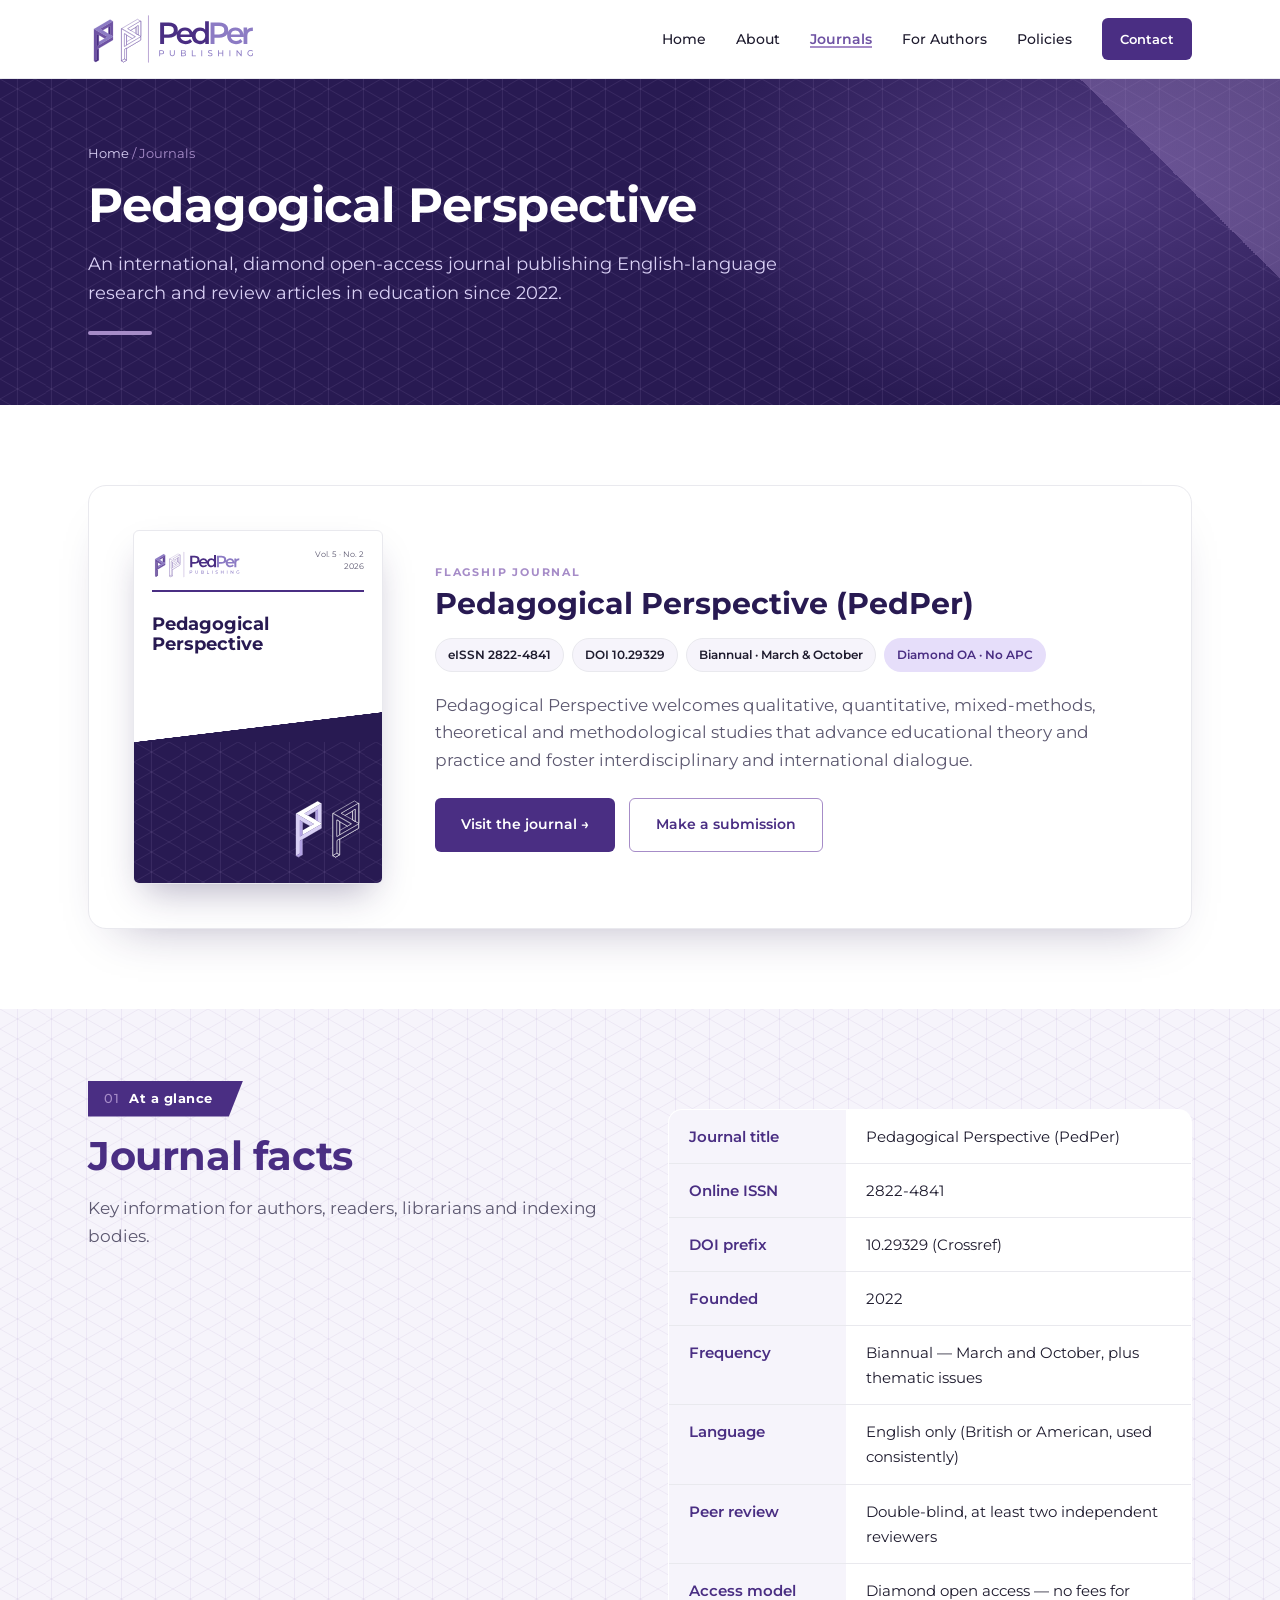
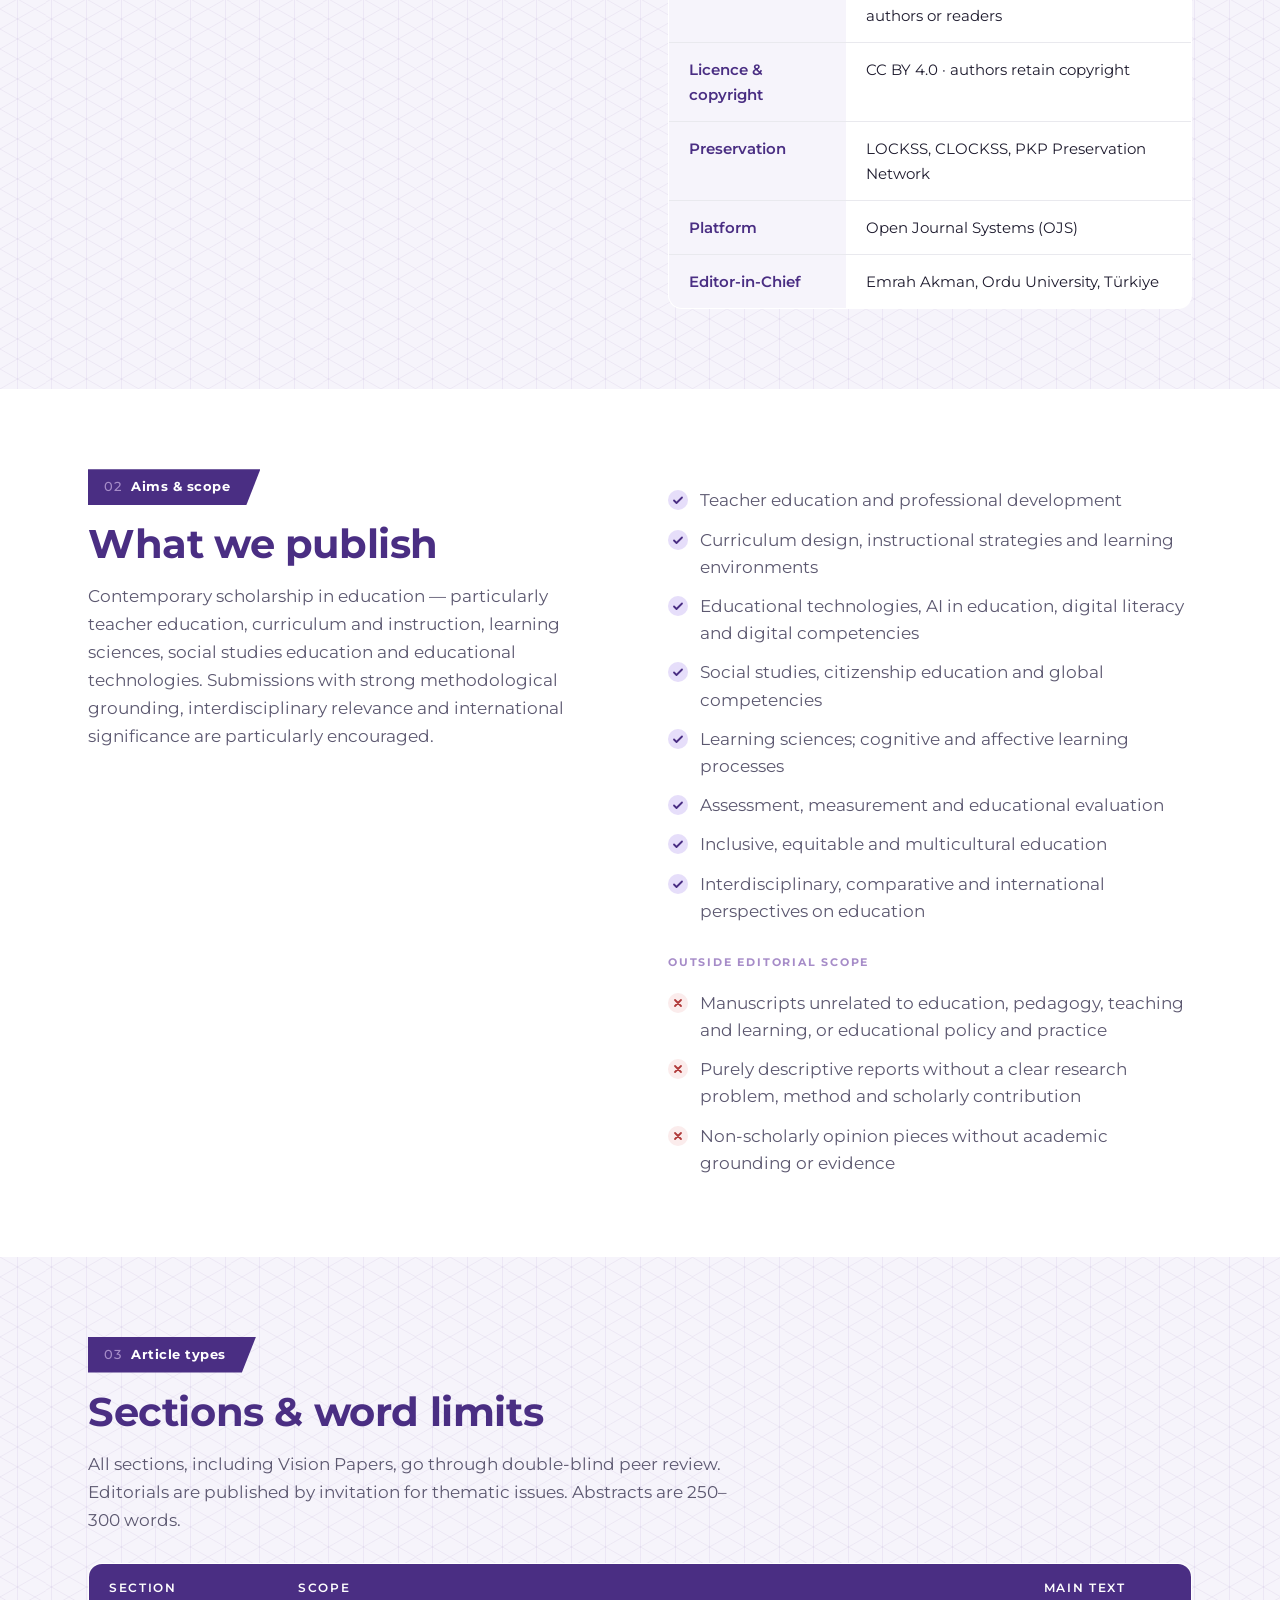
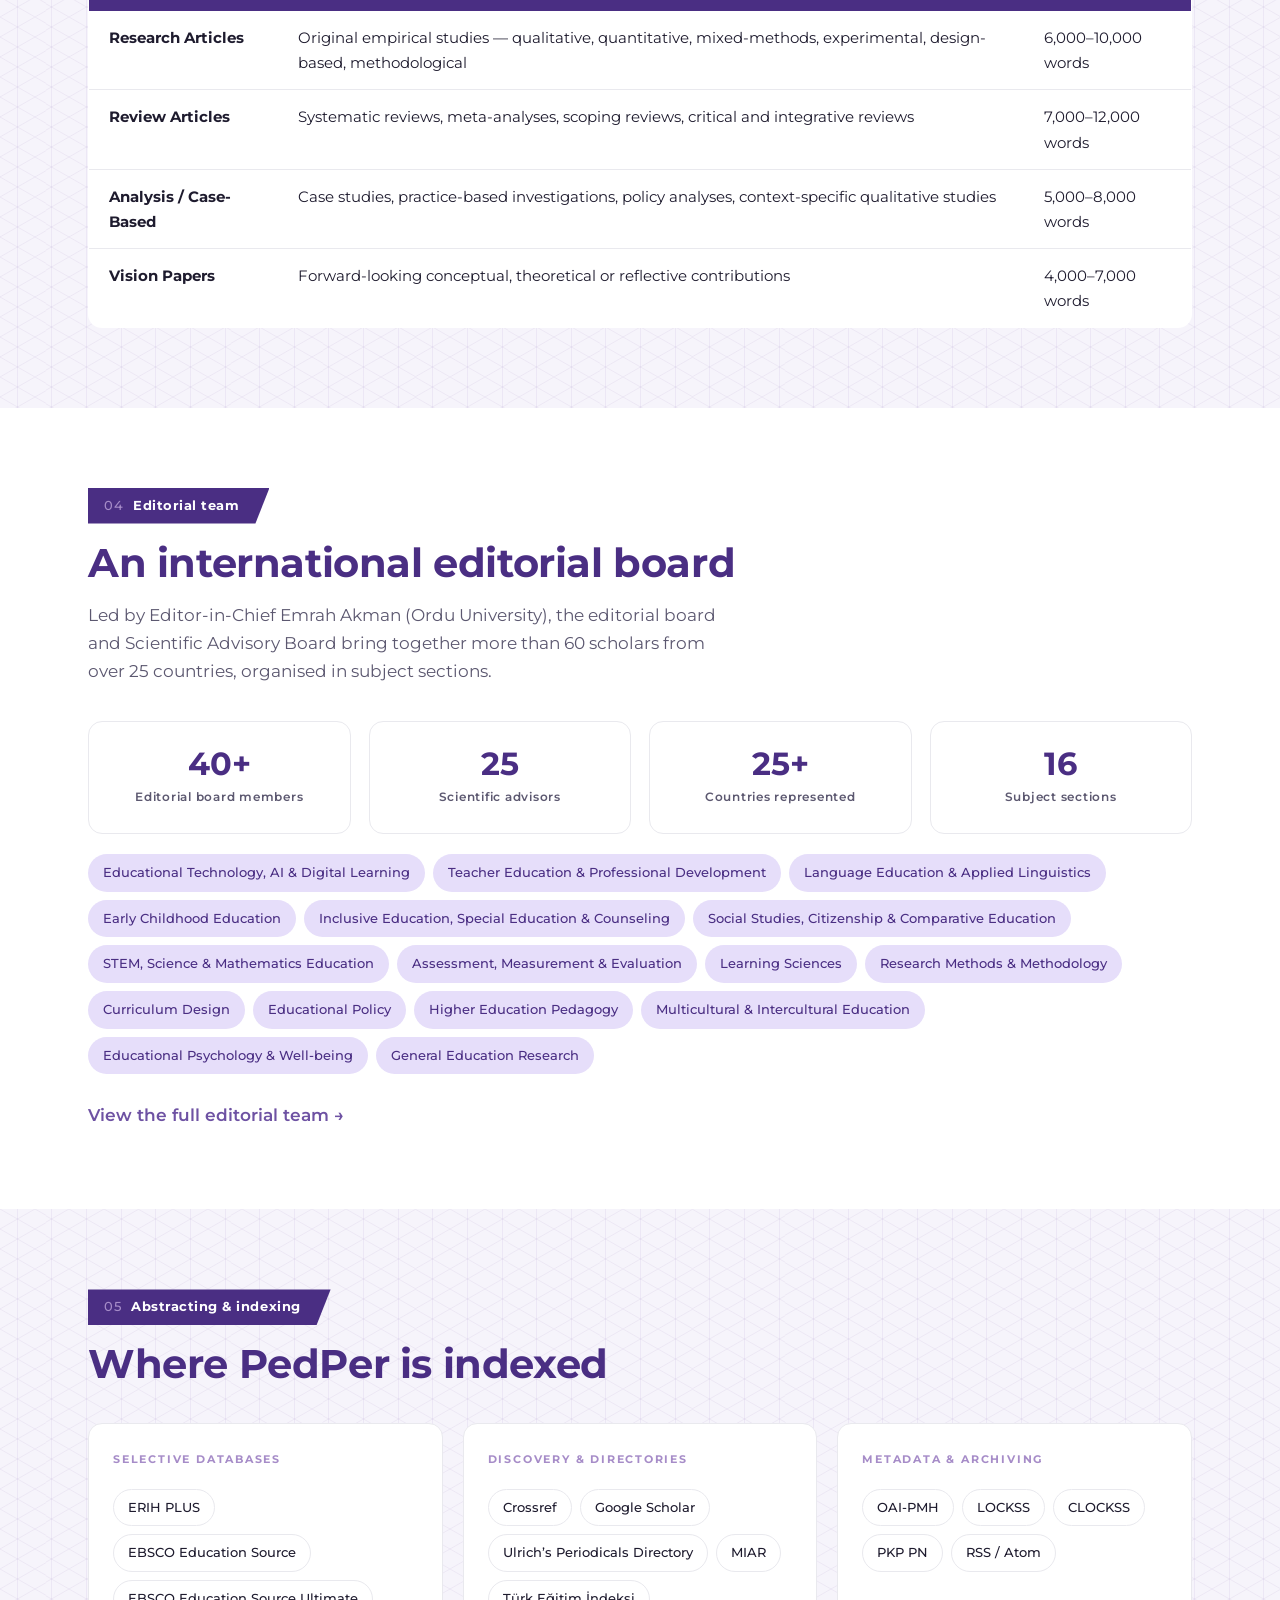
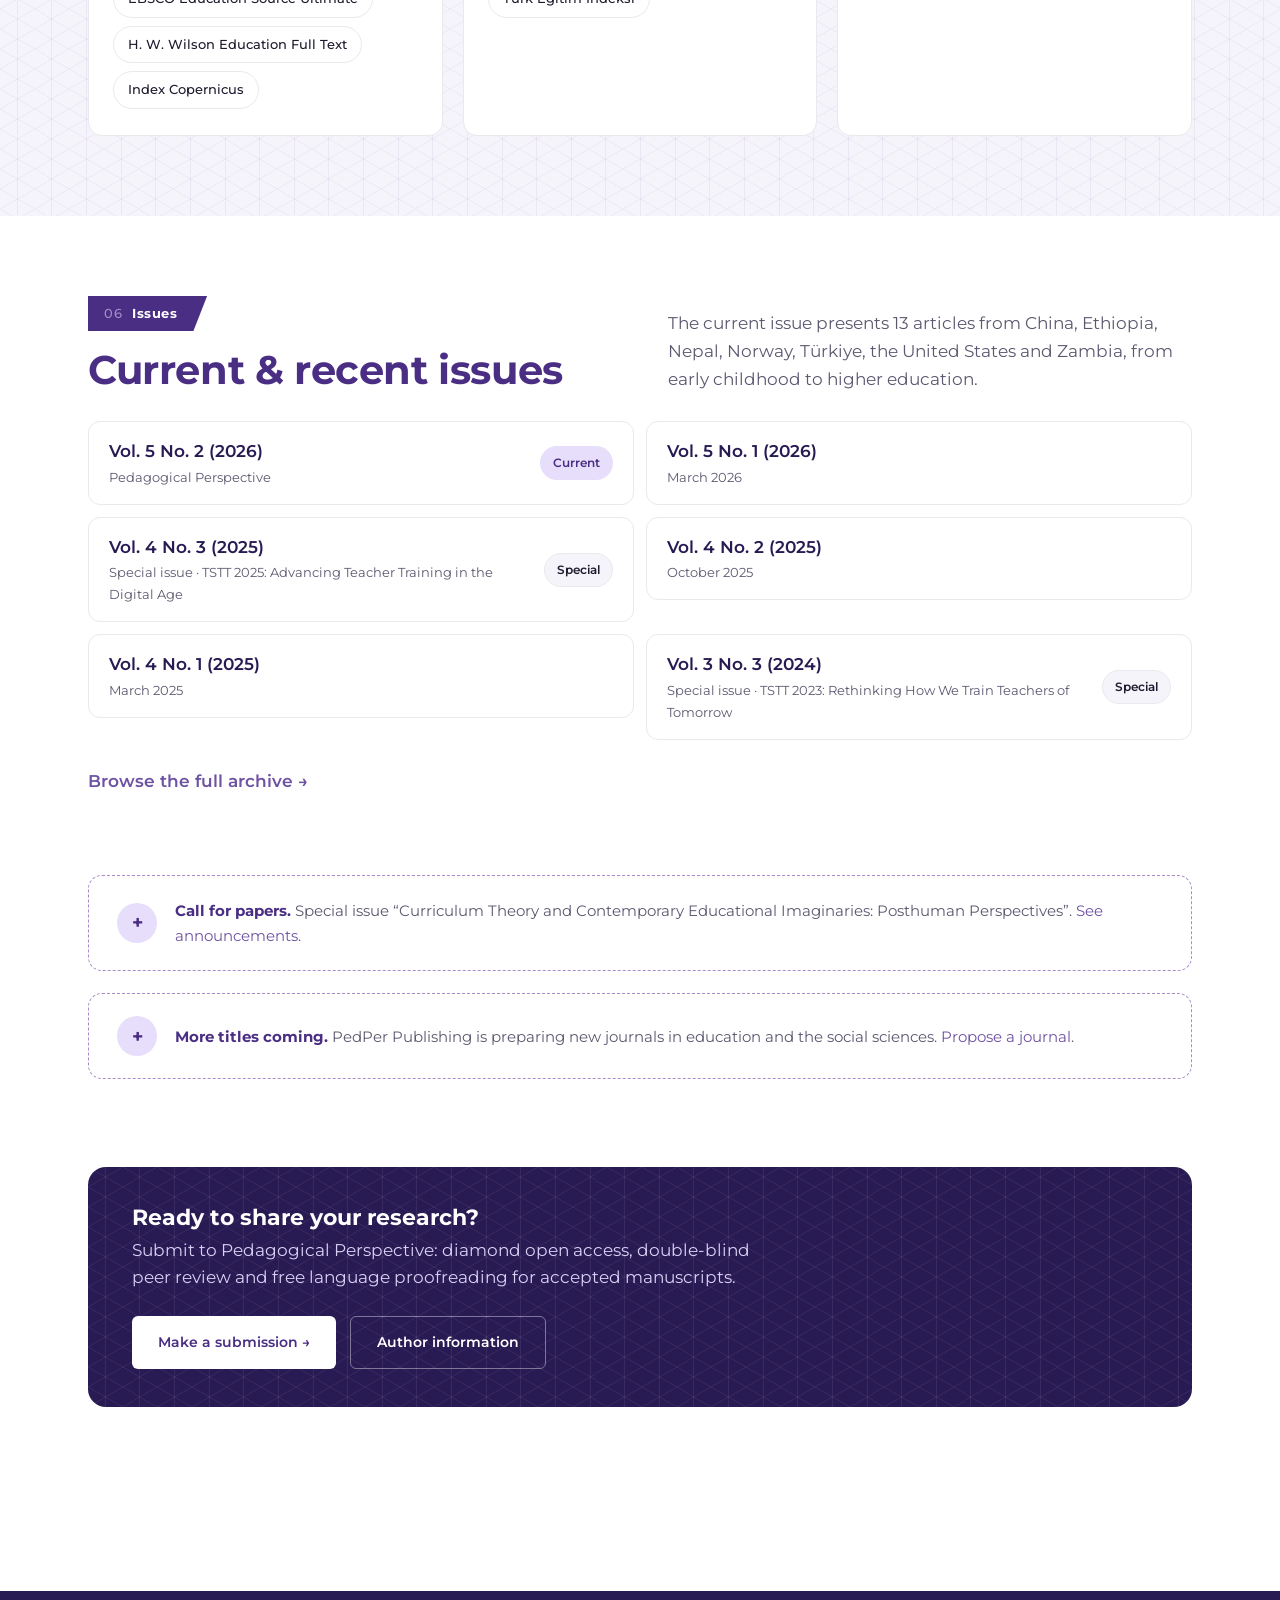
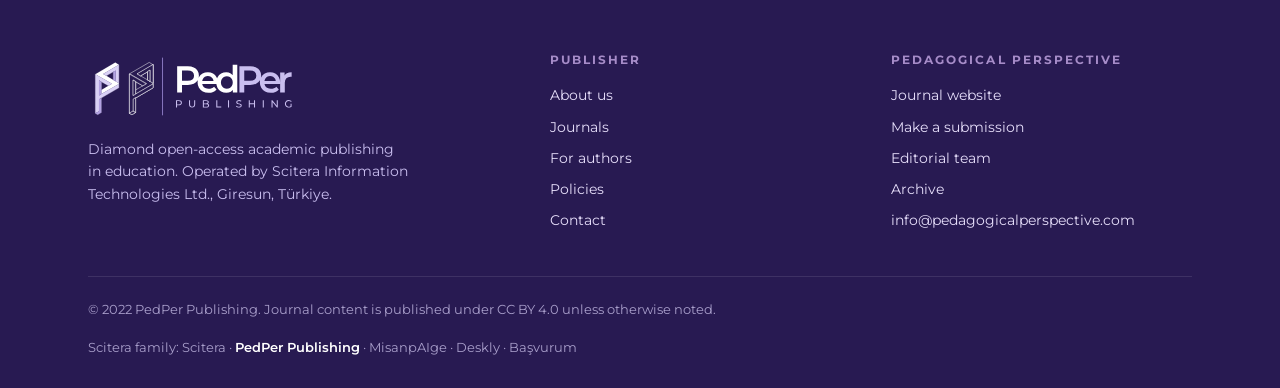
<file: docs/journals.html>
<!DOCTYPE html>
<html lang="en">
<head>
<meta charset="utf-8">
<meta name="viewport" content="width=device-width, initial-scale=1">
<title>Journals — Pedagogical Perspective | PedPer Publishing</title>
<meta name="description" content="Pedagogical Perspective (eISSN 2822-4841): aims and scope, article types, editorial board, indexing and issues.">
<link rel="canonical" href="https://pedper.com/journals.html">
<meta property="og:type" content="website">
<meta property="og:site_name" content="PedPer Publishing">
<meta property="og:title" content="Journals — Pedagogical Perspective | PedPer Publishing">
<meta property="og:description" content="Pedagogical Perspective (eISSN 2822-4841): aims and scope, article types, editorial board, indexing and issues.">
<meta property="og:url" content="https://pedper.com/journals.html">
<meta name="theme-color" content="#281A52">
<link rel="icon" type="image/svg+xml" href="[data-uri]">
<link rel="preconnect" href="https://fonts.googleapis.com">
<link rel="preconnect" href="https://fonts.gstatic.com" crossorigin>
<link href="https://fonts.googleapis.com/css2?family=Montserrat:wght@400;500;600;700&display=swap" rel="stylesheet">
<style>
/* PedPer brand kit tokens */
:root{
  --night:#281A52; --dark:#4A2E83; --brand:#6E52A3; --logo:#8C7BC4; --lav:#A68CC8; --lav-l:#E6DEFA; --gray:#E9E9EE;
  --ink:#1E1B2E; --muted:#5C5870; --soft:#F6F4FB; --white:#FFFFFF;
  --font:"Montserrat",Arial,sans-serif;
  --wrap:1160px;
  --iso:url("data:image/svg+xml,%3Csvg xmlns='http://www.w3.org/2000/svg' width='34.64' height='60' viewBox='0 0 34.64 60'%3E%3Cpath d='M0 0 L34.64 20 M0 20 L34.64 40 M0 40 L34.64 60 M34.64 0 L0 20 M34.64 20 L0 40 M34.64 40 L0 60 M17.32 0 V60' stroke='%23A68CC8' stroke-opacity='.16' stroke-width='.8' fill='none'/%3E%3C/svg%3E");
}
*{box-sizing:border-box;margin:0;padding:0}
html{scroll-behavior:smooth}
body{font-family:var(--font);color:var(--ink);background:var(--white);line-height:1.65;font-size:16.5px;-webkit-font-smoothing:antialiased}
a{color:var(--brand);text-decoration:none}
:focus-visible{outline:2px solid var(--logo);outline-offset:3px;border-radius:4px}
.wrap{max-width:var(--wrap);margin:0 auto;padding:0 28px}
img.logo{display:block;height:auto}
h1,h2,h3{line-height:1.15;color:var(--dark)}
h2{font-size:clamp(1.8rem,3.2vw,2.5rem);font-weight:700;letter-spacing:-.01em}
h3{font-size:1.05rem;font-weight:700}
.lead{font-size:1.06rem;color:var(--muted);max-width:640px;margin-top:16px}
/* parallelogram section label (from brand kit) */
.label{display:inline-flex;align-items:center;gap:10px;background:var(--dark);color:#fff;font-weight:700;font-size:.82rem;letter-spacing:.04em;padding:7px 30px 7px 16px;clip-path:polygon(0 0,100% 0,calc(100% - 14px) 100%,0 100%)}
.label i{font-style:normal;font-weight:500;color:var(--lav)}
.sec-head h2{margin-top:18px}
.btn{display:inline-flex;align-items:center;gap:10px;font-family:inherit;font-weight:600;font-size:.9rem;padding:14px 26px;border-radius:6px;transition:background .2s,transform .2s,border-color .2s}
.btn:hover{transform:translateY(-1px)}
.btn-primary{background:var(--dark);color:#fff}
.btn-primary:hover{background:var(--brand)}
.btn-white{background:#fff;color:var(--dark)}
.btn-white:hover{background:var(--lav-l)}
.btn-ghost{border:1.5px solid rgb(255 255 255 / .4);color:#fff}
.btn-ghost:hover{border-color:#fff;background:rgb(255 255 255 / .06)}
section{padding:104px 0}

/* header */
header{position:sticky;top:0;z-index:30;background:rgb(255 255 255 / .95);backdrop-filter:blur(10px);border-bottom:1px solid var(--gray)}
.nav{display:flex;align-items:center;justify-content:space-between;height:78px}
.nav .home img{width:170px}
nav ul{display:flex;align-items:center;gap:30px;list-style:none}
nav a{font-size:.9rem;font-weight:500;color:var(--ink)}
nav a:hover{color:var(--brand)}
nav .btn{padding:10px 18px;font-size:.84rem;color:#fff}
.menu-btn{display:none;background:none;border:0;font-size:1.5rem;color:var(--dark);cursor:pointer}

/* hero */
.hero{position:relative;overflow:hidden;background:var(--night);background-image:var(--iso),radial-gradient(700px 480px at 82% 45%,rgb(110 82 163 / .6),transparent 70%);color:#fff;padding:104px 0 112px}
.hero::after{content:"";position:absolute;right:0;top:0;width:260px;height:260px;background:linear-gradient(225deg,rgb(166 140 200 / .35) 0 50%,transparent 50%)}
.hero-grid{position:relative;z-index:1;display:grid;grid-template-columns:1.15fr .85fr;gap:48px;align-items:center}
.kicker{font-size:.76rem;font-weight:600;letter-spacing:.28em;text-transform:uppercase;color:var(--lav)}
.hero h1{color:#fff;font-weight:700;font-size:clamp(2.4rem,5vw,3.8rem);letter-spacing:-.015em;margin-top:20px}
.hero h1 span{color:var(--logo)}
.hero .bar{width:72px;height:4px;background:var(--lav);border-radius:2px;margin:26px 0}
.hero p{font-size:1.12rem;color:#D9D0F5;max-width:560px}
.btns{display:flex;gap:14px;flex-wrap:wrap;margin-top:36px}
.hero-mark{justify-self:center;width:min(360px,100%)}
.hero-mark img{width:100%;filter:drop-shadow(0 30px 40px rgb(10 5 30 / .45))}

/* stats */
.stats-band{position:relative;z-index:2;margin-top:-52px}
.stats{background:#fff;border-radius:14px;box-shadow:0 20px 50px -20px rgb(40 26 82 / .3);display:grid;grid-template-columns:repeat(4,1fr);padding:30px 12px}
.stat{text-align:center;padding:0 10px}
.stat+.stat{border-left:1px solid var(--gray)}
.stat b{display:block;font-size:2.3rem;font-weight:700;color:var(--dark);letter-spacing:-.02em;line-height:1.15}
.stat span{font-size:.74rem;font-weight:600;letter-spacing:.16em;text-transform:uppercase;color:var(--muted)}
.stats-note{text-align:center;font-size:.76rem;color:var(--muted);margin-top:14px}

/* about */
.about{display:grid;grid-template-columns:1fr;gap:44px}
.traits{display:grid;grid-template-columns:repeat(3,1fr);gap:18px}
.trait{text-align:left;padding:30px 28px;border:1px solid var(--gray);border-radius:14px;transition:border-color .2s,transform .2s}
.trait:hover{border-color:var(--lav);transform:translateY(-3px)}
.trait .ic{width:60px;height:60px;border-radius:50%;background:var(--lav-l);display:grid;place-items:center;margin:0 0 18px}
.trait svg{width:32px;height:32px;fill:none;stroke:var(--dark);stroke-width:1.5;stroke-linecap:round;stroke-linejoin:round}
.trait p{font-size:.94rem;color:var(--muted);margin-top:8px}

/* journals */
#journals{background:var(--soft);background-image:var(--iso)}
.journal{display:grid;grid-template-columns:250px 1fr;gap:52px;background:#fff;border:1px solid var(--gray);border-radius:18px;padding:44px;margin-top:44px;align-items:center;box-shadow:0 24px 50px -32px rgb(40 26 82 / .4)}
.jcover{aspect-ratio:210/297;border-radius:6px;background:#fff;box-shadow:0 18px 36px -12px rgb(40 26 82 / .35);position:relative;overflow:hidden;padding:18px;border:1px solid var(--gray)}
.jcover .hd{display:flex;justify-content:space-between;align-items:flex-start;border-bottom:2px solid var(--dark);padding-bottom:10px}
.jcover .hd img{width:90px}
.jcover .hd small{font-size:.5rem;color:var(--muted);text-align:right;line-height:1.4}
.jcover h4{font-size:1.15rem;font-weight:700;color:var(--night);line-height:1.12;margin-top:22px}
.jcover .art{position:absolute;left:0;right:0;bottom:0;height:40%;background:var(--night);background-image:var(--iso)}
.jcover .art::before{content:"";position:absolute;left:0;top:-30px;width:100%;height:30px;background:linear-gradient(to bottom right,transparent 50%,var(--night) 50.5%)}
.jcover .art img{position:absolute;right:16px;bottom:18px;width:78px}
.journal h3{font-size:1.9rem;color:var(--night)}
.meta{display:flex;flex-wrap:wrap;gap:8px;margin:16px 0 20px}
.tag{font-size:.76rem;font-weight:600;background:var(--soft);border:1px solid var(--gray);color:var(--ink);padding:6px 12px;border-radius:99px}
.tag.on{background:var(--lav-l);border-color:transparent;color:var(--dark)}
.journal p{color:var(--muted)}
.soon{margin-top:22px;display:flex;align-items:center;gap:18px;border:1.5px dashed var(--lav);border-radius:14px;padding:22px 28px;color:var(--muted);font-size:.95rem;background:#fff}
.soon .plus{flex:none;width:40px;height:40px;border-radius:50%;background:var(--lav-l);color:var(--dark);display:grid;place-items:center;font-weight:700;font-size:1.2rem}
.soon strong{color:var(--dark)}

/* policies */
.pol-grid{display:grid;grid-template-columns:repeat(3,1fr);gap:20px;margin-top:44px}
.pol{border:1px solid var(--gray);border-radius:14px;padding:30px 28px;position:relative;overflow:hidden;transition:border-color .2s,transform .2s}
.pol::after{content:"";position:absolute;left:0;bottom:0;height:3px;width:0;background:linear-gradient(90deg,var(--dark),var(--lav));transition:width .3s}
.pol:hover{border-color:var(--lav-l);transform:translateY(-2px)}
.pol:hover::after{width:100%}
.pol .ic{width:48px;height:48px;border-radius:12px;background:var(--lav-l);display:grid;place-items:center}
.pol svg{width:24px;height:24px;fill:none;stroke:var(--dark);stroke-width:1.6;stroke-linecap:round;stroke-linejoin:round}
.pol h3{margin-top:18px;color:var(--night)}
.pol p{color:var(--muted);font-size:.93rem;margin-top:8px}

/* contact */
.contact{position:relative;overflow:hidden;background:var(--night);background-image:var(--iso),radial-gradient(500px 300px at 90% 20%,rgb(110 82 163 / .55),transparent 70%);border-radius:20px;padding:60px;color:#fff;display:grid;grid-template-columns:1.1fr .9fr;gap:48px;align-items:center}
.contact::after{content:"";position:absolute;right:0;bottom:0;width:180px;height:130px;background:linear-gradient(135deg,transparent 50%,rgb(166 140 200 / .4) 50%)}
.contact>*{position:relative;z-index:1}
.contact h2{color:#fff;margin-top:18px}
.contact .lead{color:#D9D0F5}
.contact .label{background:var(--lav);color:var(--night)}
.contact .label i{color:var(--dark)}
.c-card{background:rgb(255 255 255 / .06);border:1px solid rgb(255 255 255 / .14);border-radius:14px;padding:30px}
.c-card dt{font-size:.7rem;font-weight:700;text-transform:uppercase;letter-spacing:.18em;color:var(--lav);margin-top:22px}
.c-card dt:first-child{margin-top:0}
.c-card dd{font-size:1.05rem;font-weight:500;margin-top:4px;word-break:break-word}
.c-card a{color:#fff;border-bottom:1px solid var(--logo)}
.c-card a:hover{color:var(--lav-l)}

/* footer */
footer{background:var(--night);color:#C9BEEF;font-size:.88rem;margin-top:104px}
.foot-main{display:grid;grid-template-columns:1.4fr 1fr 1fr;gap:40px;padding:60px 0 44px}
.foot-main .home img{width:210px}
.foot-main p{margin-top:16px;max-width:320px;line-height:1.6}
footer h4{font-size:.72rem;font-weight:700;letter-spacing:.18em;text-transform:uppercase;color:var(--lav);margin-bottom:14px}
footer ul{list-style:none;display:grid;gap:8px}
footer a{color:#E6DEFA}
footer a:hover{color:#fff}
.foot-bottom{border-top:1px solid rgb(255 255 255 / .1);padding:22px 0 30px;display:flex;justify-content:space-between;gap:16px;flex-wrap:wrap;font-size:.8rem;color:#A99FCB}
.family a{color:#A99FCB}
.family a:hover{color:#fff}
.family .cur{color:#fff;font-weight:600}

@media (max-width:960px){
  nav ul{display:none;position:absolute;top:78px;left:0;right:0;background:#fff;flex-direction:column;align-items:stretch;gap:0;padding:8px 0 16px;border-bottom:1px solid var(--gray);box-shadow:0 14px 30px rgb(40 26 82 / .08)}
  nav ul.open{display:flex}
  nav li a{display:block;padding:14px 28px}
  nav li .btn{margin:8px 28px 0;justify-content:center}
  .menu-btn{display:block}
  .hero{padding:72px 0 100px}
  .hero-grid,.about,.contact,.journal,.foot-main{grid-template-columns:1fr}
  .hero-mark{width:130px;justify-self:start;order:-1;margin-bottom:-8px}
  .stats{grid-template-columns:repeat(2,1fr);row-gap:20px}
  .stat:nth-child(3){border-left:0}
  .traits{grid-template-columns:1fr}
  .about{gap:36px}
  .pol-grid{grid-template-columns:1fr}
  .journal{padding:28px;gap:30px}
  .jcover{max-width:220px}
  .contact{padding:40px 26px}
  section{padding:80px 0}
}

.traits{grid-template-columns:repeat(4,1fr)!important}
.btn-outline{border:1.5px solid var(--lav);color:var(--dark)}
.btn-outline:hover{border-color:var(--dark)}
.facts{display:grid;grid-template-columns:1fr 1fr;gap:16px;margin-top:22px;padding-top:18px;border-top:1px solid var(--gray)}
.facts dt{font-size:.7rem;font-weight:700;letter-spacing:.16em;text-transform:uppercase;color:var(--lav)}
.facts dd{font-size:.95rem;font-weight:500;margin-top:2px}
.indexed{margin-top:16px;font-size:.86rem;color:var(--muted);line-height:1.7}
.indexed span,.commit span{display:block;font-size:.7rem;font-weight:700;letter-spacing:.16em;text-transform:uppercase;color:var(--lav);margin-bottom:2px}
a.pol{color:inherit;display:block}
.commit{display:grid;grid-template-columns:1fr 1fr;gap:20px;margin-top:22px}
.commit div{background:var(--soft);border-radius:12px;padding:18px 22px;font-size:.92rem;font-weight:500;color:var(--dark)}
.c-card dd.addr{font-size:.92rem;line-height:1.5}
@media (max-width:960px){.traits{grid-template-columns:1fr!important}.facts,.commit{grid-template-columns:1fr}}
@media (min-width:961px) and (max-width:1180px){.traits{grid-template-columns:repeat(2,1fr)!important}}
@media (prefers-reduced-motion:reduce){*{transition:none!important;scroll-behavior:auto!important}}

/* ---------- shared additions ---------- */
.traits{grid-template-columns:repeat(4,1fr)}
.btn-outline{border:1.5px solid var(--lav);color:var(--dark)}
.btn-outline:hover{border-color:var(--dark)}
nav a.active{color:var(--brand);font-weight:600}
nav a.active:not(.btn){box-shadow:inset 0 -2px 0 var(--lav)}
nav a.btn.active{color:#fff;background:var(--dark);box-shadow:0 0 0 3px var(--lav-l)}
.facts{display:grid;grid-template-columns:1fr 1fr;gap:16px;margin-top:22px;padding-top:18px;border-top:1px solid var(--gray)}
.facts dt,.indexed span,.commit span,.eyebrow{display:block;font-size:.7rem;font-weight:700;letter-spacing:.16em;text-transform:uppercase;color:var(--lav)}
.facts dd{font-size:.95rem;font-weight:500;margin-top:2px}
.indexed{margin-top:16px;font-size:.86rem;color:var(--muted);line-height:1.7}
a.pol{color:inherit;display:block}
.commit{display:grid;grid-template-columns:1fr 1fr;gap:20px;margin-top:22px}
.commit div{background:var(--soft);border-radius:12px;padding:18px 22px;font-size:.92rem;font-weight:500;color:var(--dark)}
.c-card dd.addr{font-size:.92rem;line-height:1.5}
.more{margin-top:28px}
.link{font-weight:600;display:inline-flex;gap:8px;align-items:center}
.link:hover{color:var(--dark)}

/* ---------- sub pages ---------- */
.page-hero{position:relative;overflow:hidden;background:var(--night);background-image:var(--iso),radial-gradient(600px 360px at 85% 30%,rgb(110 82 163 / .55),transparent 70%);color:#fff;padding:64px 0 70px}
.page-hero::after{content:"";position:absolute;right:0;top:0;width:200px;height:200px;background:linear-gradient(225deg,rgb(166 140 200 / .35) 0 50%,transparent 50%)}
.page-hero .wrap{position:relative;z-index:1}
.crumbs{font-size:.8rem;color:var(--lav)}
.crumbs a{color:#D9D0F5}
.crumbs a:hover{color:#fff}
.page-hero h1{color:#fff;font-size:clamp(2rem,4.2vw,3rem);font-weight:700;margin-top:14px;letter-spacing:-.01em}
.page-hero p{color:#D9D0F5;font-size:1.1rem;max-width:720px;margin-top:16px}
.page-hero .bar{width:64px;height:4px;background:var(--lav);border-radius:2px;margin-top:24px}
.sub-sec{padding:80px 0}
.sub-sec.alt{background:var(--soft);background-image:var(--iso)}
.sub-sec h2{margin-top:16px}
.two{display:grid;grid-template-columns:1fr 1fr;gap:56px;align-items:start}
.prose p{color:var(--muted);margin-top:14px}
.prose p:first-child{margin-top:0}
.prose strong{color:var(--ink)}
.cards{display:grid;grid-template-columns:repeat(3,1fr);gap:20px;margin-top:36px}
.cards.c2{grid-template-columns:repeat(2,1fr)}
.cards.c4{grid-template-columns:repeat(4,1fr)}
.card{background:#fff;border:1px solid var(--gray);border-radius:14px;padding:26px 24px}
.card h3{color:var(--night)}
.card p{color:var(--muted);font-size:.93rem;margin-top:8px}
.card .ic{width:46px;height:46px;border-radius:12px;background:var(--lav-l);display:grid;place-items:center;margin-bottom:16px}
.card svg{width:24px;height:24px;fill:none;stroke:var(--dark);stroke-width:1.6;stroke-linecap:round;stroke-linejoin:round}
.checks{list-style:none;margin-top:18px;display:grid;gap:12px}
.checks li{position:relative;padding-left:32px;color:var(--muted)}
.checks li::before{content:"";position:absolute;left:0;top:3px;width:20px;height:20px;border-radius:50%;background:var(--lav-l) url("data:image/svg+xml,%3Csvg xmlns='http://www.w3.org/2000/svg' viewBox='0 0 20 20'%3E%3Cpath d='M6 10.5l2.5 2.5L14 7.5' fill='none' stroke='%234A2E83' stroke-width='1.8' stroke-linecap='round' stroke-linejoin='round'/%3E%3C/svg%3E") center/100% no-repeat}
.checks li strong{color:var(--ink)}
.checks.no li::before{background:#FBECEC url("data:image/svg+xml,%3Csvg xmlns='http://www.w3.org/2000/svg' viewBox='0 0 20 20'%3E%3Cpath d='M7 7l6 6M13 7l-6 6' fill='none' stroke='%23B03A3A' stroke-width='1.8' stroke-linecap='round'/%3E%3C/svg%3E") center/100% no-repeat}
table.spec{width:100%;border-collapse:collapse;margin-top:28px;background:#fff;border:1px solid var(--gray);border-radius:14px;overflow:hidden;font-size:.95rem}
table.spec th,table.spec td{text-align:left;padding:14px 20px;border-bottom:1px solid var(--gray);vertical-align:top}
table.spec tr:last-child th,table.spec tr:last-child td{border-bottom:0}
table.spec th{width:34%;font-weight:600;color:var(--dark);background:var(--soft)}
table.spec thead th{background:var(--dark);color:#fff;font-size:.75rem;letter-spacing:.14em;text-transform:uppercase;width:auto}
table.spec td{color:var(--ink)}
.timeline{list-style:none;margin-top:36px;position:relative;padding-left:28px}
.timeline::before{content:"";position:absolute;left:7px;top:6px;bottom:6px;width:2px;background:linear-gradient(var(--dark),var(--lav))}
.timeline li{position:relative;padding:0 0 26px}
.timeline li::before{content:"";position:absolute;left:-28px;top:4px;width:16px;height:16px;border-radius:50%;background:#fff;border:3px solid var(--dark)}
.timeline li.now::before{background:var(--dark);box-shadow:0 0 0 5px var(--lav-l)}
.timeline b{display:block;color:var(--night);font-size:1.05rem}
.timeline span{color:var(--muted);font-size:.93rem}
.steps{list-style:none;counter-reset:s;display:grid;grid-template-columns:repeat(4,1fr);gap:18px;margin-top:36px}
.steps li{counter-increment:s;background:#fff;border:1px solid var(--gray);border-radius:14px;padding:24px 22px;position:relative}
.steps li::before{content:counter(s);display:grid;place-items:center;width:34px;height:34px;border-radius:50%;background:var(--dark);color:#fff;font-weight:700;font-size:.9rem;margin-bottom:14px}
.steps b{display:block;color:var(--night)}
.steps em{display:inline-block;font-style:normal;font-size:.72rem;font-weight:700;letter-spacing:.06em;color:var(--dark);background:var(--lav-l);border-radius:99px;padding:3px 10px;margin-top:8px}
.steps p{color:var(--muted);font-size:.9rem;margin-top:8px}
.chips{display:flex;flex-wrap:wrap;gap:8px;margin-top:20px}
.chips span{font-size:.82rem;font-weight:500;background:#fff;border:1px solid var(--gray);border-radius:99px;padding:7px 14px;color:var(--ink)}
.chips.lav span{background:var(--lav-l);border-color:transparent;color:var(--dark)}
.kpis{display:grid;grid-template-columns:repeat(4,1fr);gap:18px;margin-top:36px}
.kpi{background:#fff;border:1px solid var(--gray);border-radius:14px;padding:24px;text-align:center}
.kpi b{display:block;font-size:2rem;font-weight:700;color:var(--dark);line-height:1.1}
.kpi span{font-size:.78rem;font-weight:600;color:var(--muted);letter-spacing:.06em}
.issues{list-style:none;margin-top:28px;display:grid;grid-template-columns:repeat(2,1fr);gap:12px}
.issues a{display:flex;justify-content:space-between;gap:16px;align-items:center;background:#fff;border:1px solid var(--gray);border-radius:12px;padding:16px 20px;color:var(--ink);transition:border-color .2s}
.issues a:hover{border-color:var(--lav)}
.issues b{color:var(--night);font-weight:600}
.issues small{display:block;color:var(--muted);font-size:.84rem}
.issues .tag{white-space:nowrap}
.pgroup{margin-top:56px}
.pgroup:first-of-type{margin-top:8px}
.pgroup-head{display:flex;align-items:baseline;justify-content:space-between;gap:16px;border-bottom:2px solid var(--dark);padding-bottom:12px}
.pgroup-head h2{font-size:1.5rem;margin:0}
.pgroup-head span{font-size:.84rem;color:var(--muted)}
.plist{display:grid;grid-template-columns:repeat(2,1fr);gap:0 40px}
.plist a{display:block;padding:20px 0;border-bottom:1px solid var(--gray);color:inherit}
.plist a:hover h3{color:var(--brand)}
.plist h3{color:var(--night);display:flex;justify-content:space-between;gap:12px}
.plist h3::after{content:"↗";color:var(--lav);font-weight:500}
.plist p{color:var(--muted);font-size:.92rem;margin-top:6px}
.toc{position:sticky;top:100px;background:#fff;border:1px solid var(--gray);border-radius:14px;padding:22px}
.toc a{display:block;padding:7px 0;color:var(--ink);font-size:.92rem;font-weight:500;border-bottom:1px dashed var(--gray)}
.toc a:last-child{border-bottom:0}
.toc a:hover{color:var(--brand)}
.with-toc{display:grid;grid-template-columns:240px 1fr;gap:48px;align-items:start}
.callout{display:flex;justify-content:space-between;align-items:center;gap:24px;flex-wrap:wrap;background:var(--night);background-image:var(--iso);color:#fff;border-radius:18px;padding:38px 44px;margin-top:8px}
.callout h3{color:#fff;font-size:1.4rem}
.callout p{color:#D9D0F5;margin-top:6px;max-width:620px}
.people{display:grid;grid-template-columns:repeat(3,1fr);gap:20px;margin-top:36px}
.person{background:#fff;border:1px solid var(--gray);border-radius:14px;padding:26px}
.person .role{font-size:.7rem;font-weight:700;letter-spacing:.16em;text-transform:uppercase;color:var(--lav)}
.person h3{margin-top:8px;color:var(--night);font-size:1.15rem}
.person p{color:var(--muted);font-size:.92rem;margin-top:6px;line-height:1.6}
.person a{font-weight:600;word-break:break-word}
@media (max-width:960px){
  .traits,.cards,.cards.c2,.cards.c4,.steps,.kpis,.issues,.plist,.people,.two,.with-toc,.facts,.commit{grid-template-columns:1fr}
  .toc{position:static}
  .page-hero{padding:48px 0 54px}
  .sub-sec{padding:60px 0}
  .callout{padding:30px 26px}
  table.spec th{width:40%}
  table.spec th,table.spec td{padding:12px 14px;word-break:break-word;overflow-wrap:anywhere}
  .chips span{white-space:normal}
}
@media (min-width:961px) and (max-width:1180px){.traits,.cards.c4,.steps,.kpis{grid-template-columns:repeat(2,1fr)}}

/* ---------- contact (Scitera-style) ---------- */
.c-head{background:var(--soft);border-bottom:1px solid var(--gray);padding:56px 0 52px}
.c-head .crumbs{color:var(--muted)}
.c-head .crumbs a{color:var(--brand)}
.c-head h1{font-size:clamp(2.2rem,4.4vw,3rem);font-weight:700;color:var(--night);margin-top:12px;letter-spacing:-.01em}
.c-head p{color:var(--muted);font-size:1.08rem;margin-top:12px;max-width:640px}
.c-main{padding:64px 0 88px}
.c-grid{display:grid;grid-template-columns:minmax(260px,.75fr) 1.6fr;gap:28px;align-items:start}
.c-info dl{display:grid;gap:20px}
.c-info dt{font-size:.76rem;font-weight:600;color:var(--muted)}
.c-info dd{font-weight:500;color:var(--ink);margin-top:3px;line-height:1.5;word-break:break-word}
.c-info dd a{color:var(--ink)}
.c-info dd a:hover{color:var(--brand)}
.map{position:relative;margin-top:28px;height:240px;border-radius:14px;background:var(--gray);background-image:var(--iso);overflow:hidden;border:1px solid var(--gray)}
.map iframe{position:absolute;inset:0;width:100%;height:100%;border:0}
.map-open{position:absolute;left:12px;top:12px;z-index:2;background:#fff;border-radius:8px;padding:6px 12px;font-size:.8rem;font-weight:600;color:var(--dark);box-shadow:0 2px 8px rgb(40 26 82 / .12)}
.map-open:hover{color:var(--brand)}
.map-consent{position:absolute;left:14px;right:14px;bottom:14px}
.btn-map{font:inherit;font-size:.82rem;font-weight:600;background:#fff;color:var(--ink);border:1px solid var(--line-strong,#83838a);border-radius:8px;padding:8px 14px;cursor:pointer}
.btn-map:hover{border-color:var(--dark);color:var(--dark)}
.map-consent small{display:block;margin-top:8px;font-size:.74rem;color:var(--muted)}
.c-form{background:#fff;border:1px solid var(--gray);border-radius:16px;padding:30px;box-shadow:0 10px 30px -18px rgb(40 26 82 / .25);display:grid;gap:18px}
.c-form .row2{display:grid;grid-template-columns:1fr 1fr;gap:16px}
.c-form label{display:grid;gap:7px;font-size:.88rem;font-weight:600;color:var(--ink)}
.c-form .lt b{color:#C0392B;margin-left:3px;font-weight:600}
.c-form input,.c-form select,.c-form textarea{font:inherit;font-weight:400;font-size:.93rem;color:var(--ink);background:var(--soft);border:1px solid #D9D3E6;border-radius:8px;padding:11px 13px;width:100%}
.c-form textarea{resize:vertical;min-height:150px}
.c-form input:focus,.c-form select:focus,.c-form textarea:focus{outline:2px solid var(--lav);outline-offset:0;border-color:var(--brand);background:#fff}
.c-count{text-align:right;font-size:.78rem;color:var(--muted);margin-top:-10px}
.c-err{color:#B03A3A;font-size:.86rem;font-weight:500}
.c-foot{display:flex;justify-content:space-between;align-items:center;gap:18px;flex-wrap:wrap;margin-top:6px}
.c-foot p{font-size:.86rem;color:var(--muted);max-width:420px}
.c-foot .btn svg{margin-right:2px}
@media (max-width:960px){.c-grid,.c-form .row2{grid-template-columns:1fr}.c-head{padding:40px 0 36px}.c-main{padding:40px 0 60px}.c-form{padding:22px}}
</style>
</head>
<body>
<header>
  <div class="wrap nav">
    <a href="index.html" class="home" aria-label="PedPer Publishing home"><img class="logo" src="[data-uri]" alt="PedPer Publishing" width="170" height="57"></a>
    <nav aria-label="Main">
      <button class="menu-btn" aria-label="Menu" aria-controls="menu" onclick="document.getElementById('menu').classList.toggle('open')">☰</button>
      <ul id="menu"><li><a href="index.html">Home</a></li><li><a href="about.html">About</a></li><li><a href="journals.html" class="active">Journals</a></li><li><a href="authors.html">For Authors</a></li><li><a href="policies.html">Policies</a></li><li><a href="contact.html" class="btn btn-primary">Contact</a></li></ul>
    </nav>
  </div>
</header>
<main>
<section class="page-hero">
  <div class="wrap">
    <div class="crumbs"><a href="index.html">Home</a> / Journals</div>
    <h1>Pedagogical Perspective</h1>
    <p>An international, diamond open-access journal publishing English-language research and review articles in education since 2022.</p>
    <div class="bar"></div>
  </div>
</section>

<section class="sub-sec">
  <div class="wrap">
    <article class="journal" style="margin-top:0">
      <div class="jcover" aria-hidden="true">
        <div class="hd"><img src="[data-uri]" alt=""><small>Vol. 5 · No. 2<br>2026</small></div>
        <h4>Pedagogical<br>Perspective</h4>
        <div class="art"><img src="[data-uri]" alt=""></div>
      </div>
      <div>
        <div class="eyebrow">Flagship journal</div>
        <h3 style="margin-top:6px">Pedagogical Perspective (PedPer)</h3>
        <div class="meta">
          <span class="tag">eISSN 2822-4841</span><span class="tag">DOI 10.29329</span><span class="tag">Biannual · March &amp; October</span><span class="tag on">Diamond OA · No APC</span>
        </div>
        <p>Pedagogical Perspective welcomes qualitative, quantitative, mixed-methods, theoretical and methodological studies that advance educational theory and practice and foster interdisciplinary and international dialogue.</p>
        <div class="btns" style="margin-top:24px"><a class="btn btn-primary" href="https://pedagogicalperspective.com" rel="noopener">Visit the journal →</a><a class="btn btn-outline" href="https://pedagogicalperspective.com/index.php/pub/about/submissions" rel="noopener">Make a submission</a></div>
      </div>
    </article>
  </div>
</section>

<section class="sub-sec alt" style="padding-top:72px">
  <div class="wrap two">
    <div>
      <div class="label"><i>01</i>At a glance</div>
      <h2>Journal facts</h2>
      <p class="lead">Key information for authors, readers, librarians and indexing bodies.</p>
    </div>
    <table class="spec">
      <tr><th>Journal title</th><td>Pedagogical Perspective (PedPer)</td></tr>
      <tr><th>Online ISSN</th><td>2822-4841</td></tr>
      <tr><th>DOI prefix</th><td>10.29329 (Crossref)</td></tr>
      <tr><th>Founded</th><td>2022</td></tr>
      <tr><th>Frequency</th><td>Biannual — March and October, plus thematic issues</td></tr>
      <tr><th>Language</th><td>English only (British or American, used consistently)</td></tr>
      <tr><th>Peer review</th><td>Double-blind, at least two independent reviewers</td></tr>
      <tr><th>Access model</th><td>Diamond open access — no fees for authors or readers</td></tr>
      <tr><th>Licence &amp; copyright</th><td>CC BY 4.0 · authors retain copyright</td></tr>
      <tr><th>Preservation</th><td>LOCKSS, CLOCKSS, PKP Preservation Network</td></tr>
      <tr><th>Platform</th><td>Open Journal Systems (OJS)</td></tr>
      <tr><th>Editor-in-Chief</th><td>Emrah Akman, Ordu University, Türkiye</td></tr>
    </table>
  </div>
</section>

<section class="sub-sec">
  <div class="wrap two">
    <div>
      <div class="label"><i>02</i>Aims &amp; scope</div>
      <h2>What we publish</h2>
      <p class="lead">Contemporary scholarship in education — particularly teacher education, curriculum and instruction, learning sciences, social studies education and educational technologies. Submissions with strong methodological grounding, interdisciplinary relevance and international significance are particularly encouraged.</p>
    </div>
    <div>
      <ul class="checks">
        <li>Teacher education and professional development</li>
        <li>Curriculum design, instructional strategies and learning environments</li>
        <li>Educational technologies, AI in education, digital literacy and digital competencies</li>
        <li>Social studies, citizenship education and global competencies</li>
        <li>Learning sciences; cognitive and affective learning processes</li>
        <li>Assessment, measurement and educational evaluation</li>
        <li>Inclusive, equitable and multicultural education</li>
        <li>Interdisciplinary, comparative and international perspectives on education</li>
      </ul>
      <div class="eyebrow" style="margin-top:28px">Outside editorial scope</div>
      <ul class="checks no">
        <li>Manuscripts unrelated to education, pedagogy, teaching and learning, or educational policy and practice</li>
        <li>Purely descriptive reports without a clear research problem, method and scholarly contribution</li>
        <li>Non-scholarly opinion pieces without academic grounding or evidence</li>
      </ul>
    </div>
  </div>
</section>

<section class="sub-sec alt">
  <div class="wrap">
    <div class="label"><i>03</i>Article types</div>
    <h2>Sections &amp; word limits</h2>
    <p class="lead">All sections, including Vision Papers, go through double-blind peer review. Editorials are published by invitation for thematic issues. Abstracts are 250–300 words.</p>
    <table class="spec">
      <thead><tr><th>Section</th><th>Scope</th><th>Main text</th></tr></thead>
      <tr><td><b>Research Articles</b></td><td>Original empirical studies — qualitative, quantitative, mixed-methods, experimental, design-based, methodological</td><td>6,000–10,000 words</td></tr>
      <tr><td><b>Review Articles</b></td><td>Systematic reviews, meta-analyses, scoping reviews, critical and integrative reviews</td><td>7,000–12,000 words</td></tr>
      <tr><td><b>Analysis / Case-Based</b></td><td>Case studies, practice-based investigations, policy analyses, context-specific qualitative studies</td><td>5,000–8,000 words</td></tr>
      <tr><td><b>Vision Papers</b></td><td>Forward-looking conceptual, theoretical or reflective contributions</td><td>4,000–7,000 words</td></tr>
    </table>
  </div>
</section>

<section class="sub-sec">
  <div class="wrap">
    <div class="label"><i>04</i>Editorial team</div>
    <h2>An international editorial board</h2>
    <p class="lead">Led by Editor-in-Chief Emrah Akman (Ordu University), the editorial board and Scientific Advisory Board bring together more than 60 scholars from over 25 countries, organised in subject sections.</p>
    <div class="kpis">
      <div class="kpi"><b>40+</b><span>Editorial board members</span></div>
      <div class="kpi"><b>25</b><span>Scientific advisors</span></div>
      <div class="kpi"><b>25+</b><span>Countries represented</span></div>
      <div class="kpi"><b>16</b><span>Subject sections</span></div>
    </div>
    <div class="chips lav"><span>Educational Technology, AI &amp; Digital Learning</span><span>Teacher Education &amp; Professional Development</span><span>Language Education &amp; Applied Linguistics</span><span>Early Childhood Education</span><span>Inclusive Education, Special Education &amp; Counseling</span><span>Social Studies, Citizenship &amp; Comparative Education</span><span>STEM, Science &amp; Mathematics Education</span><span>Assessment, Measurement &amp; Evaluation</span><span>Learning Sciences</span><span>Research Methods &amp; Methodology</span><span>Curriculum Design</span><span>Educational Policy</span><span>Higher Education Pedagogy</span><span>Multicultural &amp; Intercultural Education</span><span>Educational Psychology &amp; Well-being</span><span>General Education Research</span></div>
    <div class="more"><a class="link" href="https://pedagogicalperspective.com/index.php/pub/about/editorialTeam" rel="noopener">View the full editorial team →</a></div>
  </div>
</section>

<section class="sub-sec alt">
  <div class="wrap">
    <div class="label"><i>05</i>Abstracting &amp; indexing</div>
    <h2>Where PedPer is indexed</h2>
    <div class="cards">
      <div class="card"><div class="eyebrow">Selective databases</div><div class="chips"><span>ERIH PLUS</span><span>EBSCO Education Source</span><span>EBSCO Education Source Ultimate</span><span>H. W. Wilson Education Full Text</span><span>Index Copernicus</span></div></div>
      <div class="card"><div class="eyebrow">Discovery &amp; directories</div><div class="chips"><span>Crossref</span><span>Google Scholar</span><span>Ulrich’s Periodicals Directory</span><span>MIAR</span><span>Türk Eğitim İndeksi</span></div></div>
      <div class="card"><div class="eyebrow">Metadata &amp; archiving</div><div class="chips"><span>OAI-PMH</span><span>LOCKSS</span><span>CLOCKSS</span><span>PKP PN</span><span>RSS / Atom</span></div></div>
    </div>
  </div>
</section>

<section class="sub-sec">
  <div class="wrap">
    <div class="two" style="align-items:end">
      <div>
        <div class="label"><i>06</i>Issues</div>
        <h2>Current &amp; recent issues</h2>
      </div>
      <p class="lead" style="margin-top:0">The current issue presents 13 articles from China, Ethiopia, Nepal, Norway, Türkiye, the United States and Zambia, from early childhood to higher education.</p>
    </div>
    <ul class="issues"><li><a href="https://pedagogicalperspective.com/index.php/pub/issue/view/13" rel="noopener"><span><b>Vol. 5 No. 2 (2026)</b><small>Pedagogical Perspective</small></span><span class="tag on">Current</span></a></li><li><a href="https://pedagogicalperspective.com/index.php/pub/issue/archive" rel="noopener"><span><b>Vol. 5 No. 1 (2026)</b><small>March 2026</small></span></a></li><li><a href="https://pedagogicalperspective.com/index.php/pub/issue/archive" rel="noopener"><span><b>Vol. 4 No. 3 (2025)</b><small>Special issue · TSTT 2025: Advancing Teacher Training in the Digital Age</small></span><span class="tag">Special</span></a></li><li><a href="https://pedagogicalperspective.com/index.php/pub/issue/archive" rel="noopener"><span><b>Vol. 4 No. 2 (2025)</b><small>October 2025</small></span></a></li><li><a href="https://pedagogicalperspective.com/index.php/pub/issue/archive" rel="noopener"><span><b>Vol. 4 No. 1 (2025)</b><small>March 2025</small></span></a></li><li><a href="https://pedagogicalperspective.com/index.php/pub/issue/archive" rel="noopener"><span><b>Vol. 3 No. 3 (2024)</b><small>Special issue · TSTT 2023: Rethinking How We Train Teachers of Tomorrow</small></span><span class="tag">Special</span></a></li></ul>
    <div class="more"><a class="link" href="https://pedagogicalperspective.com/index.php/pub/issue/archive" rel="noopener">Browse the full archive →</a></div>
  </div>
</section>

<section class="sub-sec" style="padding-top:0">
  <div class="wrap">
    <div class="soon" style="margin-top:0"><div class="plus">+</div><div><strong>Call for papers.</strong> Special issue “Curriculum Theory and Contemporary Educational Imaginaries: Posthuman Perspectives”. <a href="https://pedagogicalperspective.com/index.php/pub/announcement" rel="noopener">See announcements</a>.</div></div>
    <div class="soon"><div class="plus">+</div><div><strong>More titles coming.</strong> PedPer Publishing is preparing new journals in education and the social sciences. <a href="contact.html">Propose a journal</a>.</div></div>
  </div>
</section>
<section class="sub-sec" style="padding-top:0">
  <div class="wrap">
    <div class="callout">
      <div><h3>Ready to share your research?</h3><p>Submit to Pedagogical Perspective: diamond open access, double-blind peer review and free language proofreading for accepted manuscripts.</p></div>
      <div class="btns" style="margin-top:0"><a class="btn btn-white" href="https://pedagogicalperspective.com/index.php/pub/about/submissions" rel="noopener">Make a submission →</a><a class="btn btn-ghost" href="authors.html">Author information</a></div>
    </div>
  </div>
</section>
</main>

<footer>
  <div class="wrap">
    <div class="foot-main">
      <div>
        <a href="index.html" class="home" aria-label="PedPer Publishing home"><img class="logo" src="[data-uri]" alt="PedPer Publishing" width="210" height="70"></a>
        <p>Diamond open-access academic publishing in education. Operated by Scitera Information Technologies Ltd., Giresun, Türkiye.</p>
      </div>
      <div>
        <h4>Publisher</h4>
        <ul><li><a href="about.html">About us</a></li><li><a href="journals.html">Journals</a></li><li><a href="authors.html">For authors</a></li><li><a href="policies.html">Policies</a></li><li><a href="contact.html">Contact</a></li></ul>
      </div>
      <div>
        <h4>Pedagogical Perspective</h4>
        <ul><li><a href="https://pedagogicalperspective.com" rel="noopener">Journal website</a></li><li><a href="https://pedagogicalperspective.com/index.php/pub/about/submissions" rel="noopener">Make a submission</a></li><li><a href="https://pedagogicalperspective.com/index.php/pub/about/editorialTeam" rel="noopener">Editorial team</a></li><li><a href="https://pedagogicalperspective.com/index.php/pub/issue/archive" rel="noopener">Archive</a></li><li><a href="mailto:info@pedagogicalperspective.com">info@pedagogicalperspective.com</a></li></ul>
      </div>
    </div>
    <div class="foot-bottom">
      <span>© 2022 PedPer Publishing. Journal content is published under CC BY 4.0 unless otherwise noted.</span>
      <span class="family">Scitera family: <a href="https://scitera.net/" rel="noopener">Scitera</a> · <span class="cur">PedPer Publishing</span> · <a href="https://misanpaige.com" rel="noopener">MisanpAIge</a> · <a href="https://desk-ly.com" rel="noopener">Deskly</a> · <a href="https://basvurum.net" rel="noopener">Başvurum</a></span>
    </div>
  </div>
</footer>
<script>
document.querySelectorAll('#menu a').forEach(a=>a.addEventListener('click',()=>document.getElementById('menu').classList.remove('open')));
</script>
</body>
</html>
</file>
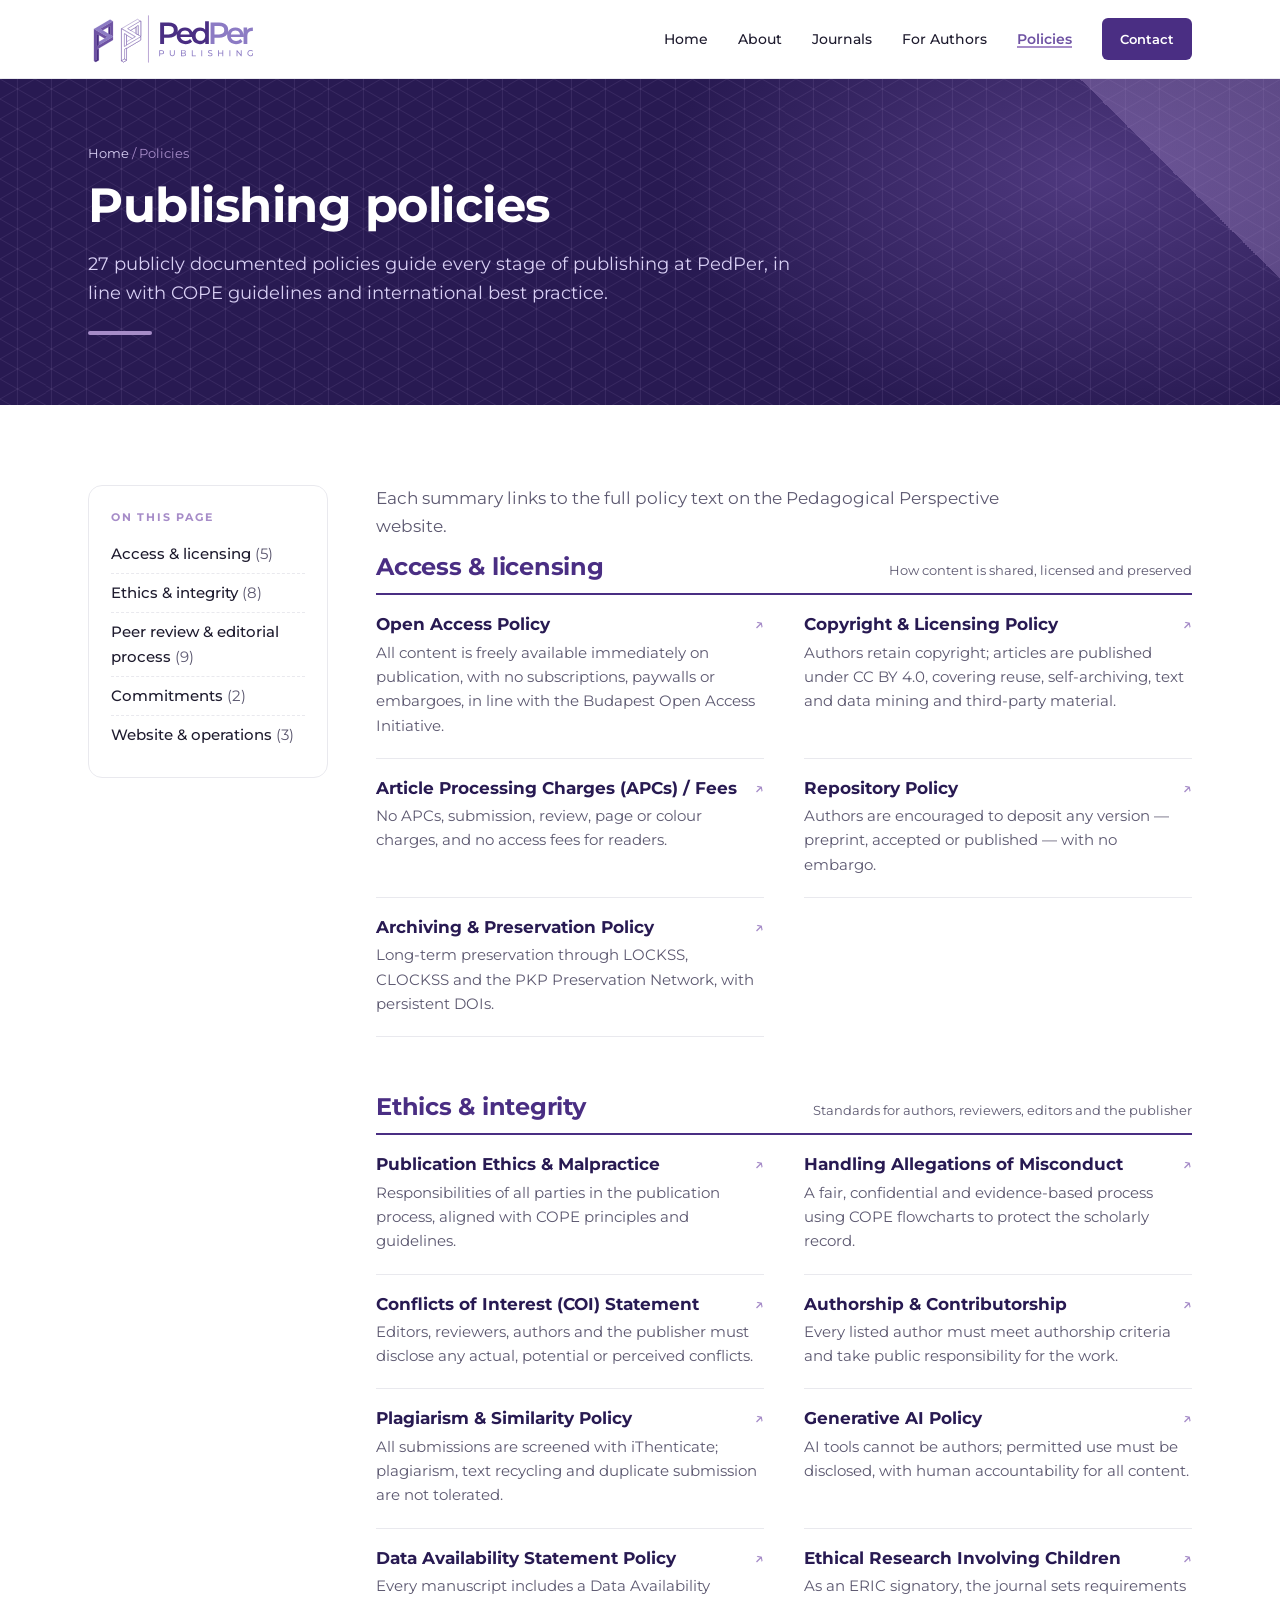
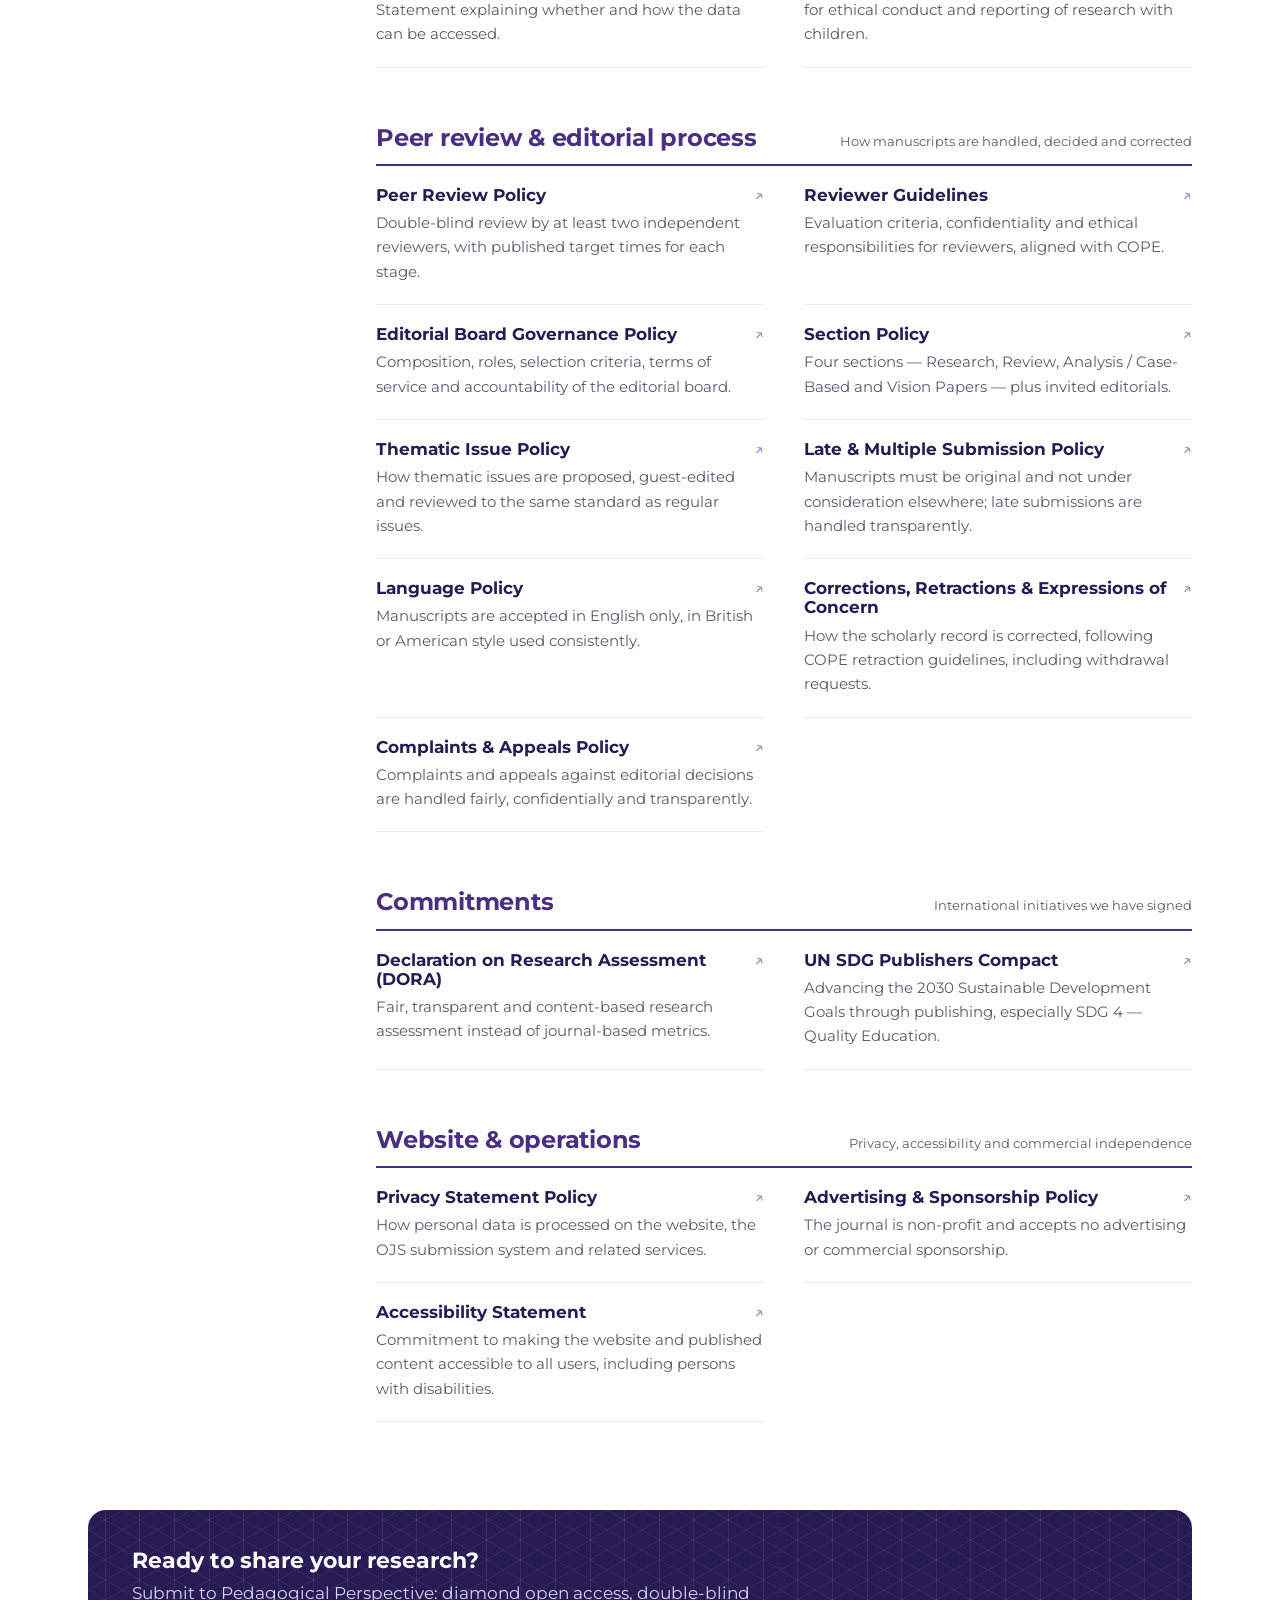
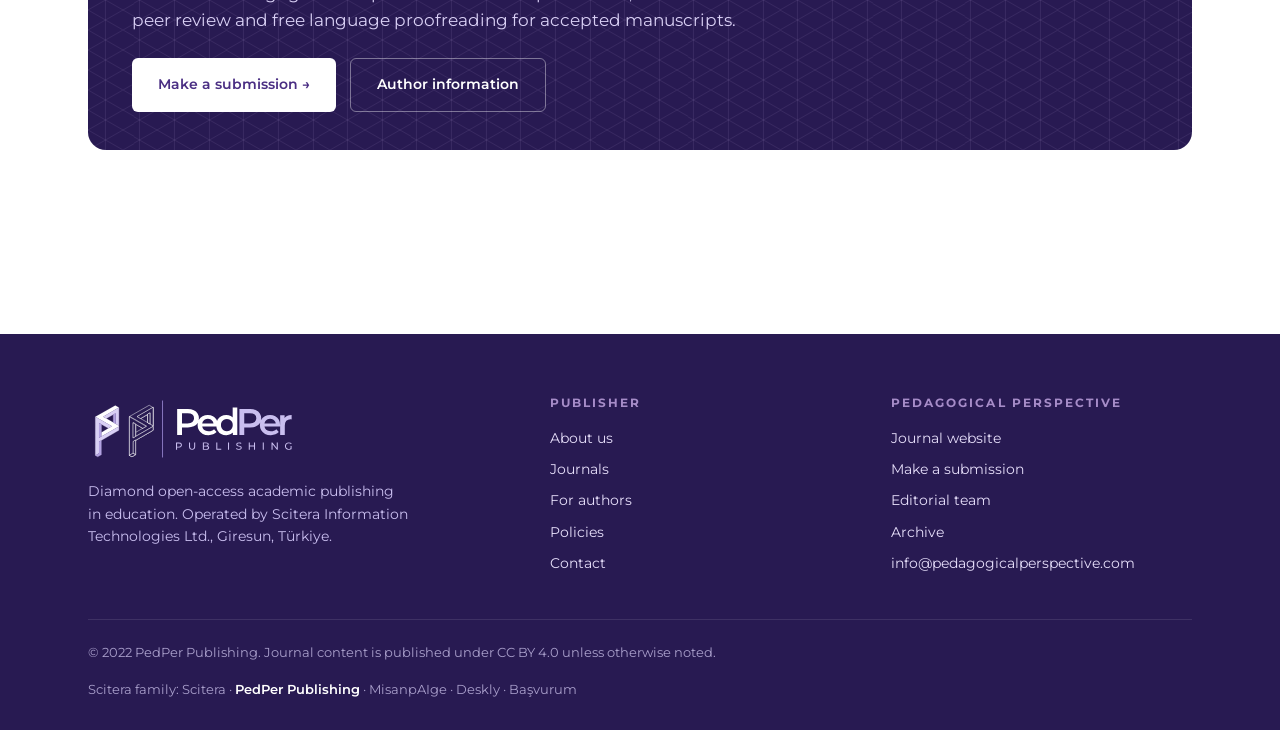
<file: docs/policies.html>
<!DOCTYPE html>
<html lang="en">
<head>
<meta charset="utf-8">
<meta name="viewport" content="width=device-width, initial-scale=1">
<title>Policies — PedPer Publishing</title>
<meta name="description" content="Open access, ethics, peer review and editorial policies of PedPer Publishing and Pedagogical Perspective, aligned with COPE.">
<link rel="canonical" href="https://pedper.com/policies.html">
<meta property="og:type" content="website">
<meta property="og:site_name" content="PedPer Publishing">
<meta property="og:title" content="Policies — PedPer Publishing">
<meta property="og:description" content="Open access, ethics, peer review and editorial policies of PedPer Publishing and Pedagogical Perspective, aligned with COPE.">
<meta property="og:url" content="https://pedper.com/policies.html">
<meta name="theme-color" content="#281A52">
<link rel="icon" type="image/svg+xml" href="[data-uri]">
<link rel="preconnect" href="https://fonts.googleapis.com">
<link rel="preconnect" href="https://fonts.gstatic.com" crossorigin>
<link href="https://fonts.googleapis.com/css2?family=Montserrat:wght@400;500;600;700&display=swap" rel="stylesheet">
<style>
/* PedPer brand kit tokens */
:root{
  --night:#281A52; --dark:#4A2E83; --brand:#6E52A3; --logo:#8C7BC4; --lav:#A68CC8; --lav-l:#E6DEFA; --gray:#E9E9EE;
  --ink:#1E1B2E; --muted:#5C5870; --soft:#F6F4FB; --white:#FFFFFF;
  --font:"Montserrat",Arial,sans-serif;
  --wrap:1160px;
  --iso:url("data:image/svg+xml,%3Csvg xmlns='http://www.w3.org/2000/svg' width='34.64' height='60' viewBox='0 0 34.64 60'%3E%3Cpath d='M0 0 L34.64 20 M0 20 L34.64 40 M0 40 L34.64 60 M34.64 0 L0 20 M34.64 20 L0 40 M34.64 40 L0 60 M17.32 0 V60' stroke='%23A68CC8' stroke-opacity='.16' stroke-width='.8' fill='none'/%3E%3C/svg%3E");
}
*{box-sizing:border-box;margin:0;padding:0}
html{scroll-behavior:smooth}
body{font-family:var(--font);color:var(--ink);background:var(--white);line-height:1.65;font-size:16.5px;-webkit-font-smoothing:antialiased}
a{color:var(--brand);text-decoration:none}
:focus-visible{outline:2px solid var(--logo);outline-offset:3px;border-radius:4px}
.wrap{max-width:var(--wrap);margin:0 auto;padding:0 28px}
img.logo{display:block;height:auto}
h1,h2,h3{line-height:1.15;color:var(--dark)}
h2{font-size:clamp(1.8rem,3.2vw,2.5rem);font-weight:700;letter-spacing:-.01em}
h3{font-size:1.05rem;font-weight:700}
.lead{font-size:1.06rem;color:var(--muted);max-width:640px;margin-top:16px}
/* parallelogram section label (from brand kit) */
.label{display:inline-flex;align-items:center;gap:10px;background:var(--dark);color:#fff;font-weight:700;font-size:.82rem;letter-spacing:.04em;padding:7px 30px 7px 16px;clip-path:polygon(0 0,100% 0,calc(100% - 14px) 100%,0 100%)}
.label i{font-style:normal;font-weight:500;color:var(--lav)}
.sec-head h2{margin-top:18px}
.btn{display:inline-flex;align-items:center;gap:10px;font-family:inherit;font-weight:600;font-size:.9rem;padding:14px 26px;border-radius:6px;transition:background .2s,transform .2s,border-color .2s}
.btn:hover{transform:translateY(-1px)}
.btn-primary{background:var(--dark);color:#fff}
.btn-primary:hover{background:var(--brand)}
.btn-white{background:#fff;color:var(--dark)}
.btn-white:hover{background:var(--lav-l)}
.btn-ghost{border:1.5px solid rgb(255 255 255 / .4);color:#fff}
.btn-ghost:hover{border-color:#fff;background:rgb(255 255 255 / .06)}
section{padding:104px 0}

/* header */
header{position:sticky;top:0;z-index:30;background:rgb(255 255 255 / .95);backdrop-filter:blur(10px);border-bottom:1px solid var(--gray)}
.nav{display:flex;align-items:center;justify-content:space-between;height:78px}
.nav .home img{width:170px}
nav ul{display:flex;align-items:center;gap:30px;list-style:none}
nav a{font-size:.9rem;font-weight:500;color:var(--ink)}
nav a:hover{color:var(--brand)}
nav .btn{padding:10px 18px;font-size:.84rem;color:#fff}
.menu-btn{display:none;background:none;border:0;font-size:1.5rem;color:var(--dark);cursor:pointer}

/* hero */
.hero{position:relative;overflow:hidden;background:var(--night);background-image:var(--iso),radial-gradient(700px 480px at 82% 45%,rgb(110 82 163 / .6),transparent 70%);color:#fff;padding:104px 0 112px}
.hero::after{content:"";position:absolute;right:0;top:0;width:260px;height:260px;background:linear-gradient(225deg,rgb(166 140 200 / .35) 0 50%,transparent 50%)}
.hero-grid{position:relative;z-index:1;display:grid;grid-template-columns:1.15fr .85fr;gap:48px;align-items:center}
.kicker{font-size:.76rem;font-weight:600;letter-spacing:.28em;text-transform:uppercase;color:var(--lav)}
.hero h1{color:#fff;font-weight:700;font-size:clamp(2.4rem,5vw,3.8rem);letter-spacing:-.015em;margin-top:20px}
.hero h1 span{color:var(--logo)}
.hero .bar{width:72px;height:4px;background:var(--lav);border-radius:2px;margin:26px 0}
.hero p{font-size:1.12rem;color:#D9D0F5;max-width:560px}
.btns{display:flex;gap:14px;flex-wrap:wrap;margin-top:36px}
.hero-mark{justify-self:center;width:min(360px,100%)}
.hero-mark img{width:100%;filter:drop-shadow(0 30px 40px rgb(10 5 30 / .45))}

/* stats */
.stats-band{position:relative;z-index:2;margin-top:-52px}
.stats{background:#fff;border-radius:14px;box-shadow:0 20px 50px -20px rgb(40 26 82 / .3);display:grid;grid-template-columns:repeat(4,1fr);padding:30px 12px}
.stat{text-align:center;padding:0 10px}
.stat+.stat{border-left:1px solid var(--gray)}
.stat b{display:block;font-size:2.3rem;font-weight:700;color:var(--dark);letter-spacing:-.02em;line-height:1.15}
.stat span{font-size:.74rem;font-weight:600;letter-spacing:.16em;text-transform:uppercase;color:var(--muted)}
.stats-note{text-align:center;font-size:.76rem;color:var(--muted);margin-top:14px}

/* about */
.about{display:grid;grid-template-columns:1fr;gap:44px}
.traits{display:grid;grid-template-columns:repeat(3,1fr);gap:18px}
.trait{text-align:left;padding:30px 28px;border:1px solid var(--gray);border-radius:14px;transition:border-color .2s,transform .2s}
.trait:hover{border-color:var(--lav);transform:translateY(-3px)}
.trait .ic{width:60px;height:60px;border-radius:50%;background:var(--lav-l);display:grid;place-items:center;margin:0 0 18px}
.trait svg{width:32px;height:32px;fill:none;stroke:var(--dark);stroke-width:1.5;stroke-linecap:round;stroke-linejoin:round}
.trait p{font-size:.94rem;color:var(--muted);margin-top:8px}

/* journals */
#journals{background:var(--soft);background-image:var(--iso)}
.journal{display:grid;grid-template-columns:250px 1fr;gap:52px;background:#fff;border:1px solid var(--gray);border-radius:18px;padding:44px;margin-top:44px;align-items:center;box-shadow:0 24px 50px -32px rgb(40 26 82 / .4)}
.jcover{aspect-ratio:210/297;border-radius:6px;background:#fff;box-shadow:0 18px 36px -12px rgb(40 26 82 / .35);position:relative;overflow:hidden;padding:18px;border:1px solid var(--gray)}
.jcover .hd{display:flex;justify-content:space-between;align-items:flex-start;border-bottom:2px solid var(--dark);padding-bottom:10px}
.jcover .hd img{width:90px}
.jcover .hd small{font-size:.5rem;color:var(--muted);text-align:right;line-height:1.4}
.jcover h4{font-size:1.15rem;font-weight:700;color:var(--night);line-height:1.12;margin-top:22px}
.jcover .art{position:absolute;left:0;right:0;bottom:0;height:40%;background:var(--night);background-image:var(--iso)}
.jcover .art::before{content:"";position:absolute;left:0;top:-30px;width:100%;height:30px;background:linear-gradient(to bottom right,transparent 50%,var(--night) 50.5%)}
.jcover .art img{position:absolute;right:16px;bottom:18px;width:78px}
.journal h3{font-size:1.9rem;color:var(--night)}
.meta{display:flex;flex-wrap:wrap;gap:8px;margin:16px 0 20px}
.tag{font-size:.76rem;font-weight:600;background:var(--soft);border:1px solid var(--gray);color:var(--ink);padding:6px 12px;border-radius:99px}
.tag.on{background:var(--lav-l);border-color:transparent;color:var(--dark)}
.journal p{color:var(--muted)}
.soon{margin-top:22px;display:flex;align-items:center;gap:18px;border:1.5px dashed var(--lav);border-radius:14px;padding:22px 28px;color:var(--muted);font-size:.95rem;background:#fff}
.soon .plus{flex:none;width:40px;height:40px;border-radius:50%;background:var(--lav-l);color:var(--dark);display:grid;place-items:center;font-weight:700;font-size:1.2rem}
.soon strong{color:var(--dark)}

/* policies */
.pol-grid{display:grid;grid-template-columns:repeat(3,1fr);gap:20px;margin-top:44px}
.pol{border:1px solid var(--gray);border-radius:14px;padding:30px 28px;position:relative;overflow:hidden;transition:border-color .2s,transform .2s}
.pol::after{content:"";position:absolute;left:0;bottom:0;height:3px;width:0;background:linear-gradient(90deg,var(--dark),var(--lav));transition:width .3s}
.pol:hover{border-color:var(--lav-l);transform:translateY(-2px)}
.pol:hover::after{width:100%}
.pol .ic{width:48px;height:48px;border-radius:12px;background:var(--lav-l);display:grid;place-items:center}
.pol svg{width:24px;height:24px;fill:none;stroke:var(--dark);stroke-width:1.6;stroke-linecap:round;stroke-linejoin:round}
.pol h3{margin-top:18px;color:var(--night)}
.pol p{color:var(--muted);font-size:.93rem;margin-top:8px}

/* contact */
.contact{position:relative;overflow:hidden;background:var(--night);background-image:var(--iso),radial-gradient(500px 300px at 90% 20%,rgb(110 82 163 / .55),transparent 70%);border-radius:20px;padding:60px;color:#fff;display:grid;grid-template-columns:1.1fr .9fr;gap:48px;align-items:center}
.contact::after{content:"";position:absolute;right:0;bottom:0;width:180px;height:130px;background:linear-gradient(135deg,transparent 50%,rgb(166 140 200 / .4) 50%)}
.contact>*{position:relative;z-index:1}
.contact h2{color:#fff;margin-top:18px}
.contact .lead{color:#D9D0F5}
.contact .label{background:var(--lav);color:var(--night)}
.contact .label i{color:var(--dark)}
.c-card{background:rgb(255 255 255 / .06);border:1px solid rgb(255 255 255 / .14);border-radius:14px;padding:30px}
.c-card dt{font-size:.7rem;font-weight:700;text-transform:uppercase;letter-spacing:.18em;color:var(--lav);margin-top:22px}
.c-card dt:first-child{margin-top:0}
.c-card dd{font-size:1.05rem;font-weight:500;margin-top:4px;word-break:break-word}
.c-card a{color:#fff;border-bottom:1px solid var(--logo)}
.c-card a:hover{color:var(--lav-l)}

/* footer */
footer{background:var(--night);color:#C9BEEF;font-size:.88rem;margin-top:104px}
.foot-main{display:grid;grid-template-columns:1.4fr 1fr 1fr;gap:40px;padding:60px 0 44px}
.foot-main .home img{width:210px}
.foot-main p{margin-top:16px;max-width:320px;line-height:1.6}
footer h4{font-size:.72rem;font-weight:700;letter-spacing:.18em;text-transform:uppercase;color:var(--lav);margin-bottom:14px}
footer ul{list-style:none;display:grid;gap:8px}
footer a{color:#E6DEFA}
footer a:hover{color:#fff}
.foot-bottom{border-top:1px solid rgb(255 255 255 / .1);padding:22px 0 30px;display:flex;justify-content:space-between;gap:16px;flex-wrap:wrap;font-size:.8rem;color:#A99FCB}
.family a{color:#A99FCB}
.family a:hover{color:#fff}
.family .cur{color:#fff;font-weight:600}

@media (max-width:960px){
  nav ul{display:none;position:absolute;top:78px;left:0;right:0;background:#fff;flex-direction:column;align-items:stretch;gap:0;padding:8px 0 16px;border-bottom:1px solid var(--gray);box-shadow:0 14px 30px rgb(40 26 82 / .08)}
  nav ul.open{display:flex}
  nav li a{display:block;padding:14px 28px}
  nav li .btn{margin:8px 28px 0;justify-content:center}
  .menu-btn{display:block}
  .hero{padding:72px 0 100px}
  .hero-grid,.about,.contact,.journal,.foot-main{grid-template-columns:1fr}
  .hero-mark{width:130px;justify-self:start;order:-1;margin-bottom:-8px}
  .stats{grid-template-columns:repeat(2,1fr);row-gap:20px}
  .stat:nth-child(3){border-left:0}
  .traits{grid-template-columns:1fr}
  .about{gap:36px}
  .pol-grid{grid-template-columns:1fr}
  .journal{padding:28px;gap:30px}
  .jcover{max-width:220px}
  .contact{padding:40px 26px}
  section{padding:80px 0}
}

.traits{grid-template-columns:repeat(4,1fr)!important}
.btn-outline{border:1.5px solid var(--lav);color:var(--dark)}
.btn-outline:hover{border-color:var(--dark)}
.facts{display:grid;grid-template-columns:1fr 1fr;gap:16px;margin-top:22px;padding-top:18px;border-top:1px solid var(--gray)}
.facts dt{font-size:.7rem;font-weight:700;letter-spacing:.16em;text-transform:uppercase;color:var(--lav)}
.facts dd{font-size:.95rem;font-weight:500;margin-top:2px}
.indexed{margin-top:16px;font-size:.86rem;color:var(--muted);line-height:1.7}
.indexed span,.commit span{display:block;font-size:.7rem;font-weight:700;letter-spacing:.16em;text-transform:uppercase;color:var(--lav);margin-bottom:2px}
a.pol{color:inherit;display:block}
.commit{display:grid;grid-template-columns:1fr 1fr;gap:20px;margin-top:22px}
.commit div{background:var(--soft);border-radius:12px;padding:18px 22px;font-size:.92rem;font-weight:500;color:var(--dark)}
.c-card dd.addr{font-size:.92rem;line-height:1.5}
@media (max-width:960px){.traits{grid-template-columns:1fr!important}.facts,.commit{grid-template-columns:1fr}}
@media (min-width:961px) and (max-width:1180px){.traits{grid-template-columns:repeat(2,1fr)!important}}
@media (prefers-reduced-motion:reduce){*{transition:none!important;scroll-behavior:auto!important}}

/* ---------- shared additions ---------- */
.traits{grid-template-columns:repeat(4,1fr)}
.btn-outline{border:1.5px solid var(--lav);color:var(--dark)}
.btn-outline:hover{border-color:var(--dark)}
nav a.active{color:var(--brand);font-weight:600}
nav a.active:not(.btn){box-shadow:inset 0 -2px 0 var(--lav)}
nav a.btn.active{color:#fff;background:var(--dark);box-shadow:0 0 0 3px var(--lav-l)}
.facts{display:grid;grid-template-columns:1fr 1fr;gap:16px;margin-top:22px;padding-top:18px;border-top:1px solid var(--gray)}
.facts dt,.indexed span,.commit span,.eyebrow{display:block;font-size:.7rem;font-weight:700;letter-spacing:.16em;text-transform:uppercase;color:var(--lav)}
.facts dd{font-size:.95rem;font-weight:500;margin-top:2px}
.indexed{margin-top:16px;font-size:.86rem;color:var(--muted);line-height:1.7}
a.pol{color:inherit;display:block}
.commit{display:grid;grid-template-columns:1fr 1fr;gap:20px;margin-top:22px}
.commit div{background:var(--soft);border-radius:12px;padding:18px 22px;font-size:.92rem;font-weight:500;color:var(--dark)}
.c-card dd.addr{font-size:.92rem;line-height:1.5}
.more{margin-top:28px}
.link{font-weight:600;display:inline-flex;gap:8px;align-items:center}
.link:hover{color:var(--dark)}

/* ---------- sub pages ---------- */
.page-hero{position:relative;overflow:hidden;background:var(--night);background-image:var(--iso),radial-gradient(600px 360px at 85% 30%,rgb(110 82 163 / .55),transparent 70%);color:#fff;padding:64px 0 70px}
.page-hero::after{content:"";position:absolute;right:0;top:0;width:200px;height:200px;background:linear-gradient(225deg,rgb(166 140 200 / .35) 0 50%,transparent 50%)}
.page-hero .wrap{position:relative;z-index:1}
.crumbs{font-size:.8rem;color:var(--lav)}
.crumbs a{color:#D9D0F5}
.crumbs a:hover{color:#fff}
.page-hero h1{color:#fff;font-size:clamp(2rem,4.2vw,3rem);font-weight:700;margin-top:14px;letter-spacing:-.01em}
.page-hero p{color:#D9D0F5;font-size:1.1rem;max-width:720px;margin-top:16px}
.page-hero .bar{width:64px;height:4px;background:var(--lav);border-radius:2px;margin-top:24px}
.sub-sec{padding:80px 0}
.sub-sec.alt{background:var(--soft);background-image:var(--iso)}
.sub-sec h2{margin-top:16px}
.two{display:grid;grid-template-columns:1fr 1fr;gap:56px;align-items:start}
.prose p{color:var(--muted);margin-top:14px}
.prose p:first-child{margin-top:0}
.prose strong{color:var(--ink)}
.cards{display:grid;grid-template-columns:repeat(3,1fr);gap:20px;margin-top:36px}
.cards.c2{grid-template-columns:repeat(2,1fr)}
.cards.c4{grid-template-columns:repeat(4,1fr)}
.card{background:#fff;border:1px solid var(--gray);border-radius:14px;padding:26px 24px}
.card h3{color:var(--night)}
.card p{color:var(--muted);font-size:.93rem;margin-top:8px}
.card .ic{width:46px;height:46px;border-radius:12px;background:var(--lav-l);display:grid;place-items:center;margin-bottom:16px}
.card svg{width:24px;height:24px;fill:none;stroke:var(--dark);stroke-width:1.6;stroke-linecap:round;stroke-linejoin:round}
.checks{list-style:none;margin-top:18px;display:grid;gap:12px}
.checks li{position:relative;padding-left:32px;color:var(--muted)}
.checks li::before{content:"";position:absolute;left:0;top:3px;width:20px;height:20px;border-radius:50%;background:var(--lav-l) url("data:image/svg+xml,%3Csvg xmlns='http://www.w3.org/2000/svg' viewBox='0 0 20 20'%3E%3Cpath d='M6 10.5l2.5 2.5L14 7.5' fill='none' stroke='%234A2E83' stroke-width='1.8' stroke-linecap='round' stroke-linejoin='round'/%3E%3C/svg%3E") center/100% no-repeat}
.checks li strong{color:var(--ink)}
.checks.no li::before{background:#FBECEC url("data:image/svg+xml,%3Csvg xmlns='http://www.w3.org/2000/svg' viewBox='0 0 20 20'%3E%3Cpath d='M7 7l6 6M13 7l-6 6' fill='none' stroke='%23B03A3A' stroke-width='1.8' stroke-linecap='round'/%3E%3C/svg%3E") center/100% no-repeat}
table.spec{width:100%;border-collapse:collapse;margin-top:28px;background:#fff;border:1px solid var(--gray);border-radius:14px;overflow:hidden;font-size:.95rem}
table.spec th,table.spec td{text-align:left;padding:14px 20px;border-bottom:1px solid var(--gray);vertical-align:top}
table.spec tr:last-child th,table.spec tr:last-child td{border-bottom:0}
table.spec th{width:34%;font-weight:600;color:var(--dark);background:var(--soft)}
table.spec thead th{background:var(--dark);color:#fff;font-size:.75rem;letter-spacing:.14em;text-transform:uppercase;width:auto}
table.spec td{color:var(--ink)}
.timeline{list-style:none;margin-top:36px;position:relative;padding-left:28px}
.timeline::before{content:"";position:absolute;left:7px;top:6px;bottom:6px;width:2px;background:linear-gradient(var(--dark),var(--lav))}
.timeline li{position:relative;padding:0 0 26px}
.timeline li::before{content:"";position:absolute;left:-28px;top:4px;width:16px;height:16px;border-radius:50%;background:#fff;border:3px solid var(--dark)}
.timeline li.now::before{background:var(--dark);box-shadow:0 0 0 5px var(--lav-l)}
.timeline b{display:block;color:var(--night);font-size:1.05rem}
.timeline span{color:var(--muted);font-size:.93rem}
.steps{list-style:none;counter-reset:s;display:grid;grid-template-columns:repeat(4,1fr);gap:18px;margin-top:36px}
.steps li{counter-increment:s;background:#fff;border:1px solid var(--gray);border-radius:14px;padding:24px 22px;position:relative}
.steps li::before{content:counter(s);display:grid;place-items:center;width:34px;height:34px;border-radius:50%;background:var(--dark);color:#fff;font-weight:700;font-size:.9rem;margin-bottom:14px}
.steps b{display:block;color:var(--night)}
.steps em{display:inline-block;font-style:normal;font-size:.72rem;font-weight:700;letter-spacing:.06em;color:var(--dark);background:var(--lav-l);border-radius:99px;padding:3px 10px;margin-top:8px}
.steps p{color:var(--muted);font-size:.9rem;margin-top:8px}
.chips{display:flex;flex-wrap:wrap;gap:8px;margin-top:20px}
.chips span{font-size:.82rem;font-weight:500;background:#fff;border:1px solid var(--gray);border-radius:99px;padding:7px 14px;color:var(--ink)}
.chips.lav span{background:var(--lav-l);border-color:transparent;color:var(--dark)}
.kpis{display:grid;grid-template-columns:repeat(4,1fr);gap:18px;margin-top:36px}
.kpi{background:#fff;border:1px solid var(--gray);border-radius:14px;padding:24px;text-align:center}
.kpi b{display:block;font-size:2rem;font-weight:700;color:var(--dark);line-height:1.1}
.kpi span{font-size:.78rem;font-weight:600;color:var(--muted);letter-spacing:.06em}
.issues{list-style:none;margin-top:28px;display:grid;grid-template-columns:repeat(2,1fr);gap:12px}
.issues a{display:flex;justify-content:space-between;gap:16px;align-items:center;background:#fff;border:1px solid var(--gray);border-radius:12px;padding:16px 20px;color:var(--ink);transition:border-color .2s}
.issues a:hover{border-color:var(--lav)}
.issues b{color:var(--night);font-weight:600}
.issues small{display:block;color:var(--muted);font-size:.84rem}
.issues .tag{white-space:nowrap}
.pgroup{margin-top:56px}
.pgroup:first-of-type{margin-top:8px}
.pgroup-head{display:flex;align-items:baseline;justify-content:space-between;gap:16px;border-bottom:2px solid var(--dark);padding-bottom:12px}
.pgroup-head h2{font-size:1.5rem;margin:0}
.pgroup-head span{font-size:.84rem;color:var(--muted)}
.plist{display:grid;grid-template-columns:repeat(2,1fr);gap:0 40px}
.plist a{display:block;padding:20px 0;border-bottom:1px solid var(--gray);color:inherit}
.plist a:hover h3{color:var(--brand)}
.plist h3{color:var(--night);display:flex;justify-content:space-between;gap:12px}
.plist h3::after{content:"↗";color:var(--lav);font-weight:500}
.plist p{color:var(--muted);font-size:.92rem;margin-top:6px}
.toc{position:sticky;top:100px;background:#fff;border:1px solid var(--gray);border-radius:14px;padding:22px}
.toc a{display:block;padding:7px 0;color:var(--ink);font-size:.92rem;font-weight:500;border-bottom:1px dashed var(--gray)}
.toc a:last-child{border-bottom:0}
.toc a:hover{color:var(--brand)}
.with-toc{display:grid;grid-template-columns:240px 1fr;gap:48px;align-items:start}
.callout{display:flex;justify-content:space-between;align-items:center;gap:24px;flex-wrap:wrap;background:var(--night);background-image:var(--iso);color:#fff;border-radius:18px;padding:38px 44px;margin-top:8px}
.callout h3{color:#fff;font-size:1.4rem}
.callout p{color:#D9D0F5;margin-top:6px;max-width:620px}
.people{display:grid;grid-template-columns:repeat(3,1fr);gap:20px;margin-top:36px}
.person{background:#fff;border:1px solid var(--gray);border-radius:14px;padding:26px}
.person .role{font-size:.7rem;font-weight:700;letter-spacing:.16em;text-transform:uppercase;color:var(--lav)}
.person h3{margin-top:8px;color:var(--night);font-size:1.15rem}
.person p{color:var(--muted);font-size:.92rem;margin-top:6px;line-height:1.6}
.person a{font-weight:600;word-break:break-word}
@media (max-width:960px){
  .traits,.cards,.cards.c2,.cards.c4,.steps,.kpis,.issues,.plist,.people,.two,.with-toc,.facts,.commit{grid-template-columns:1fr}
  .toc{position:static}
  .page-hero{padding:48px 0 54px}
  .sub-sec{padding:60px 0}
  .callout{padding:30px 26px}
  table.spec th{width:40%}
  table.spec th,table.spec td{padding:12px 14px;word-break:break-word;overflow-wrap:anywhere}
  .chips span{white-space:normal}
}
@media (min-width:961px) and (max-width:1180px){.traits,.cards.c4,.steps,.kpis{grid-template-columns:repeat(2,1fr)}}

/* ---------- contact (Scitera-style) ---------- */
.c-head{background:var(--soft);border-bottom:1px solid var(--gray);padding:56px 0 52px}
.c-head .crumbs{color:var(--muted)}
.c-head .crumbs a{color:var(--brand)}
.c-head h1{font-size:clamp(2.2rem,4.4vw,3rem);font-weight:700;color:var(--night);margin-top:12px;letter-spacing:-.01em}
.c-head p{color:var(--muted);font-size:1.08rem;margin-top:12px;max-width:640px}
.c-main{padding:64px 0 88px}
.c-grid{display:grid;grid-template-columns:minmax(260px,.75fr) 1.6fr;gap:28px;align-items:start}
.c-info dl{display:grid;gap:20px}
.c-info dt{font-size:.76rem;font-weight:600;color:var(--muted)}
.c-info dd{font-weight:500;color:var(--ink);margin-top:3px;line-height:1.5;word-break:break-word}
.c-info dd a{color:var(--ink)}
.c-info dd a:hover{color:var(--brand)}
.map{position:relative;margin-top:28px;height:240px;border-radius:14px;background:var(--gray);background-image:var(--iso);overflow:hidden;border:1px solid var(--gray)}
.map iframe{position:absolute;inset:0;width:100%;height:100%;border:0}
.map-open{position:absolute;left:12px;top:12px;z-index:2;background:#fff;border-radius:8px;padding:6px 12px;font-size:.8rem;font-weight:600;color:var(--dark);box-shadow:0 2px 8px rgb(40 26 82 / .12)}
.map-open:hover{color:var(--brand)}
.map-consent{position:absolute;left:14px;right:14px;bottom:14px}
.btn-map{font:inherit;font-size:.82rem;font-weight:600;background:#fff;color:var(--ink);border:1px solid var(--line-strong,#83838a);border-radius:8px;padding:8px 14px;cursor:pointer}
.btn-map:hover{border-color:var(--dark);color:var(--dark)}
.map-consent small{display:block;margin-top:8px;font-size:.74rem;color:var(--muted)}
.c-form{background:#fff;border:1px solid var(--gray);border-radius:16px;padding:30px;box-shadow:0 10px 30px -18px rgb(40 26 82 / .25);display:grid;gap:18px}
.c-form .row2{display:grid;grid-template-columns:1fr 1fr;gap:16px}
.c-form label{display:grid;gap:7px;font-size:.88rem;font-weight:600;color:var(--ink)}
.c-form .lt b{color:#C0392B;margin-left:3px;font-weight:600}
.c-form input,.c-form select,.c-form textarea{font:inherit;font-weight:400;font-size:.93rem;color:var(--ink);background:var(--soft);border:1px solid #D9D3E6;border-radius:8px;padding:11px 13px;width:100%}
.c-form textarea{resize:vertical;min-height:150px}
.c-form input:focus,.c-form select:focus,.c-form textarea:focus{outline:2px solid var(--lav);outline-offset:0;border-color:var(--brand);background:#fff}
.c-count{text-align:right;font-size:.78rem;color:var(--muted);margin-top:-10px}
.c-err{color:#B03A3A;font-size:.86rem;font-weight:500}
.c-foot{display:flex;justify-content:space-between;align-items:center;gap:18px;flex-wrap:wrap;margin-top:6px}
.c-foot p{font-size:.86rem;color:var(--muted);max-width:420px}
.c-foot .btn svg{margin-right:2px}
@media (max-width:960px){.c-grid,.c-form .row2{grid-template-columns:1fr}.c-head{padding:40px 0 36px}.c-main{padding:40px 0 60px}.c-form{padding:22px}}
</style>
</head>
<body>
<header>
  <div class="wrap nav">
    <a href="index.html" class="home" aria-label="PedPer Publishing home"><img class="logo" src="[data-uri]" alt="PedPer Publishing" width="170" height="57"></a>
    <nav aria-label="Main">
      <button class="menu-btn" aria-label="Menu" aria-controls="menu" onclick="document.getElementById('menu').classList.toggle('open')">☰</button>
      <ul id="menu"><li><a href="index.html">Home</a></li><li><a href="about.html">About</a></li><li><a href="journals.html">Journals</a></li><li><a href="authors.html">For Authors</a></li><li><a href="policies.html" class="active">Policies</a></li><li><a href="contact.html" class="btn btn-primary">Contact</a></li></ul>
    </nav>
  </div>
</header>
<main>
<section class="page-hero">
  <div class="wrap">
    <div class="crumbs"><a href="index.html">Home</a> / Policies</div>
    <h1>Publishing policies</h1>
    <p>27 publicly documented policies guide every stage of publishing at PedPer, in line with COPE guidelines and international best practice.</p>
    <div class="bar"></div>
  </div>
</section>

<section class="sub-sec">
  <div class="wrap with-toc">
    <aside class="toc" aria-label="Policy groups"><div class="eyebrow" style="margin-bottom:8px">On this page</div><a href="#access">Access &amp; licensing <span style="color:var(--muted);font-weight:400">(5)</span></a><a href="#ethics">Ethics &amp; integrity <span style="color:var(--muted);font-weight:400">(8)</span></a><a href="#review">Peer review &amp; editorial process <span style="color:var(--muted);font-weight:400">(9)</span></a><a href="#commitments">Commitments <span style="color:var(--muted);font-weight:400">(2)</span></a><a href="#operations">Website &amp; operations <span style="color:var(--muted);font-weight:400">(3)</span></a></aside>
    <div>
      <p class="lead" style="margin-top:0;margin-bottom:12px">Each summary links to the full policy text on the Pedagogical Perspective website.</p>
      <div class="pgroup" id="access"><div class="pgroup-head"><h2>Access &amp; licensing</h2><span>How content is shared, licensed and preserved</span></div><div class="plist"><a href="https://pedagogicalperspective.com/index.php/pub/openaccesspolicy" rel="noopener"><h3>Open Access Policy</h3><p>All content is freely available immediately on publication, with no subscriptions, paywalls or embargoes, in line with the Budapest Open Access Initiative.</p></a><a href="https://pedagogicalperspective.com/index.php/pub/copyrightpolicy" rel="noopener"><h3>Copyright &amp; Licensing Policy</h3><p>Authors retain copyright; articles are published under CC BY 4.0, covering reuse, self-archiving, text and data mining and third-party material.</p></a><a href="https://pedagogicalperspective.com/index.php/pub/ArticleProcessingCharges" rel="noopener"><h3>Article Processing Charges (APCs) / Fees</h3><p>No APCs, submission, review, page or colour charges, and no access fees for readers.</p></a><a href="https://pedagogicalperspective.com/index.php/pub/RepositoryPolicy" rel="noopener"><h3>Repository Policy</h3><p>Authors are encouraged to deposit any version — preprint, accepted or published — with no embargo.</p></a><a href="https://pedagogicalperspective.com/index.php/pub/ArchivingPolicy" rel="noopener"><h3>Archiving &amp; Preservation Policy</h3><p>Long-term preservation through LOCKSS, CLOCKSS and the PKP Preservation Network, with persistent DOIs.</p></a></div></div><div class="pgroup" id="ethics"><div class="pgroup-head"><h2>Ethics &amp; integrity</h2><span>Standards for authors, reviewers, editors and the publisher</span></div><div class="plist"><a href="https://pedagogicalperspective.com/index.php/pub/publicationethicsmalpractice" rel="noopener"><h3>Publication Ethics &amp; Malpractice</h3><p>Responsibilities of all parties in the publication process, aligned with COPE principles and guidelines.</p></a><a href="https://pedagogicalperspective.com/index.php/pub/handling" rel="noopener"><h3>Handling Allegations of Misconduct</h3><p>A fair, confidential and evidence-based process using COPE flowcharts to protect the scholarly record.</p></a><a href="https://pedagogicalperspective.com/index.php/pub/conflicts" rel="noopener"><h3>Conflicts of Interest (COI) Statement</h3><p>Editors, reviewers, authors and the publisher must disclose any actual, potential or perceived conflicts.</p></a><a href="https://pedagogicalperspective.com/index.php/pub/AuthorshipContributorship" rel="noopener"><h3>Authorship &amp; Contributorship</h3><p>Every listed author must meet authorship criteria and take public responsibility for the work.</p></a><a href="https://pedagogicalperspective.com/index.php/pub/plagiarismpolicy" rel="noopener"><h3>Plagiarism &amp; Similarity Policy</h3><p>All submissions are screened with iThenticate; plagiarism, text recycling and duplicate submission are not tolerated.</p></a><a href="https://pedagogicalperspective.com/index.php/pub/generativeaip" rel="noopener"><h3>Generative AI Policy</h3><p>AI tools cannot be authors; permitted use must be disclosed, with human accountability for all content.</p></a><a href="https://pedagogicalperspective.com/index.php/pub/dataavailability" rel="noopener"><h3>Data Availability Statement Policy</h3><p>Every manuscript includes a Data Availability Statement explaining whether and how the data can be accessed.</p></a><a href="https://pedagogicalperspective.com/index.php/pub/ethicalchildren" rel="noopener"><h3>Ethical Research Involving Children</h3><p>As an ERIC signatory, the journal sets requirements for ethical conduct and reporting of research with children.</p></a></div></div><div class="pgroup" id="review"><div class="pgroup-head"><h2>Peer review &amp; editorial process</h2><span>How manuscripts are handled, decided and corrected</span></div><div class="plist"><a href="https://pedagogicalperspective.com/index.php/pub/peerreviewpolicy" rel="noopener"><h3>Peer Review Policy</h3><p>Double-blind review by at least two independent reviewers, with published target times for each stage.</p></a><a href="https://pedagogicalperspective.com/index.php/pub/reviewerguidelines" rel="noopener"><h3>Reviewer Guidelines</h3><p>Evaluation criteria, confidentiality and ethical responsibilities for reviewers, aligned with COPE.</p></a><a href="https://pedagogicalperspective.com/index.php/pub/edgovpolicy" rel="noopener"><h3>Editorial Board Governance Policy</h3><p>Composition, roles, selection criteria, terms of service and accountability of the editorial board.</p></a><a href="https://pedagogicalperspective.com/index.php/pub/sectionpolicy" rel="noopener"><h3>Section Policy</h3><p>Four sections — Research, Review, Analysis / Case-Based and Vision Papers — plus invited editorials.</p></a><a href="https://pedagogicalperspective.com/index.php/pub/thematicissuepolicy" rel="noopener"><h3>Thematic Issue Policy</h3><p>How thematic issues are proposed, guest-edited and reviewed to the same standard as regular issues.</p></a><a href="https://pedagogicalperspective.com/index.php/pub/latesubpol" rel="noopener"><h3>Late &amp; Multiple Submission Policy</h3><p>Manuscripts must be original and not under consideration elsewhere; late submissions are handled transparently.</p></a><a href="https://pedagogicalperspective.com/index.php/pub/languagepolicy" rel="noopener"><h3>Language Policy</h3><p>Manuscripts are accepted in English only, in British or American style used consistently.</p></a><a href="https://pedagogicalperspective.com/index.php/pub/corrections" rel="noopener"><h3>Corrections, Retractions &amp; Expressions of Concern</h3><p>How the scholarly record is corrected, following COPE retraction guidelines, including withdrawal requests.</p></a><a href="https://pedagogicalperspective.com/index.php/pub/complaintsappealspolicy" rel="noopener"><h3>Complaints &amp; Appeals Policy</h3><p>Complaints and appeals against editorial decisions are handled fairly, confidentially and transparently.</p></a></div></div><div class="pgroup" id="commitments"><div class="pgroup-head"><h2>Commitments</h2><span>International initiatives we have signed</span></div><div class="plist"><a href="https://pedagogicalperspective.com/index.php/pub/decresassess" rel="noopener"><h3>Declaration on Research Assessment (DORA)</h3><p>Fair, transparent and content-based research assessment instead of journal-based metrics.</p></a><a href="https://pedagogicalperspective.com/index.php/pub/sustainabledevgoals" rel="noopener"><h3>UN SDG Publishers Compact</h3><p>Advancing the 2030 Sustainable Development Goals through publishing, especially SDG 4 — Quality Education.</p></a></div></div><div class="pgroup" id="operations"><div class="pgroup-head"><h2>Website &amp; operations</h2><span>Privacy, accessibility and commercial independence</span></div><div class="plist"><a href="https://pedagogicalperspective.com/index.php/pub/PrivacyStatementPolicy" rel="noopener"><h3>Privacy Statement Policy</h3><p>How personal data is processed on the website, the OJS submission system and related services.</p></a><a href="https://pedagogicalperspective.com/index.php/pub/advertisingpolicy" rel="noopener"><h3>Advertising &amp; Sponsorship Policy</h3><p>The journal is non-profit and accepts no advertising or commercial sponsorship.</p></a><a href="https://pedagogicalperspective.com/index.php/pub/accessibilitystatement" rel="noopener"><h3>Accessibility Statement</h3><p>Commitment to making the website and published content accessible to all users, including persons with disabilities.</p></a></div></div>
    </div>
  </div>
</section>
<section class="sub-sec" style="padding-top:0">
  <div class="wrap">
    <div class="callout">
      <div><h3>Ready to share your research?</h3><p>Submit to Pedagogical Perspective: diamond open access, double-blind peer review and free language proofreading for accepted manuscripts.</p></div>
      <div class="btns" style="margin-top:0"><a class="btn btn-white" href="https://pedagogicalperspective.com/index.php/pub/about/submissions" rel="noopener">Make a submission →</a><a class="btn btn-ghost" href="authors.html">Author information</a></div>
    </div>
  </div>
</section>
</main>

<footer>
  <div class="wrap">
    <div class="foot-main">
      <div>
        <a href="index.html" class="home" aria-label="PedPer Publishing home"><img class="logo" src="[data-uri]" alt="PedPer Publishing" width="210" height="70"></a>
        <p>Diamond open-access academic publishing in education. Operated by Scitera Information Technologies Ltd., Giresun, Türkiye.</p>
      </div>
      <div>
        <h4>Publisher</h4>
        <ul><li><a href="about.html">About us</a></li><li><a href="journals.html">Journals</a></li><li><a href="authors.html">For authors</a></li><li><a href="policies.html">Policies</a></li><li><a href="contact.html">Contact</a></li></ul>
      </div>
      <div>
        <h4>Pedagogical Perspective</h4>
        <ul><li><a href="https://pedagogicalperspective.com" rel="noopener">Journal website</a></li><li><a href="https://pedagogicalperspective.com/index.php/pub/about/submissions" rel="noopener">Make a submission</a></li><li><a href="https://pedagogicalperspective.com/index.php/pub/about/editorialTeam" rel="noopener">Editorial team</a></li><li><a href="https://pedagogicalperspective.com/index.php/pub/issue/archive" rel="noopener">Archive</a></li><li><a href="mailto:info@pedagogicalperspective.com">info@pedagogicalperspective.com</a></li></ul>
      </div>
    </div>
    <div class="foot-bottom">
      <span>© 2022 PedPer Publishing. Journal content is published under CC BY 4.0 unless otherwise noted.</span>
      <span class="family">Scitera family: <a href="https://scitera.net/" rel="noopener">Scitera</a> · <span class="cur">PedPer Publishing</span> · <a href="https://misanpaige.com" rel="noopener">MisanpAIge</a> · <a href="https://desk-ly.com" rel="noopener">Deskly</a> · <a href="https://basvurum.net" rel="noopener">Başvurum</a></span>
    </div>
  </div>
</footer>
<script>
document.querySelectorAll('#menu a').forEach(a=>a.addEventListener('click',()=>document.getElementById('menu').classList.remove('open')));
</script>
</body>
</html>
</file>
